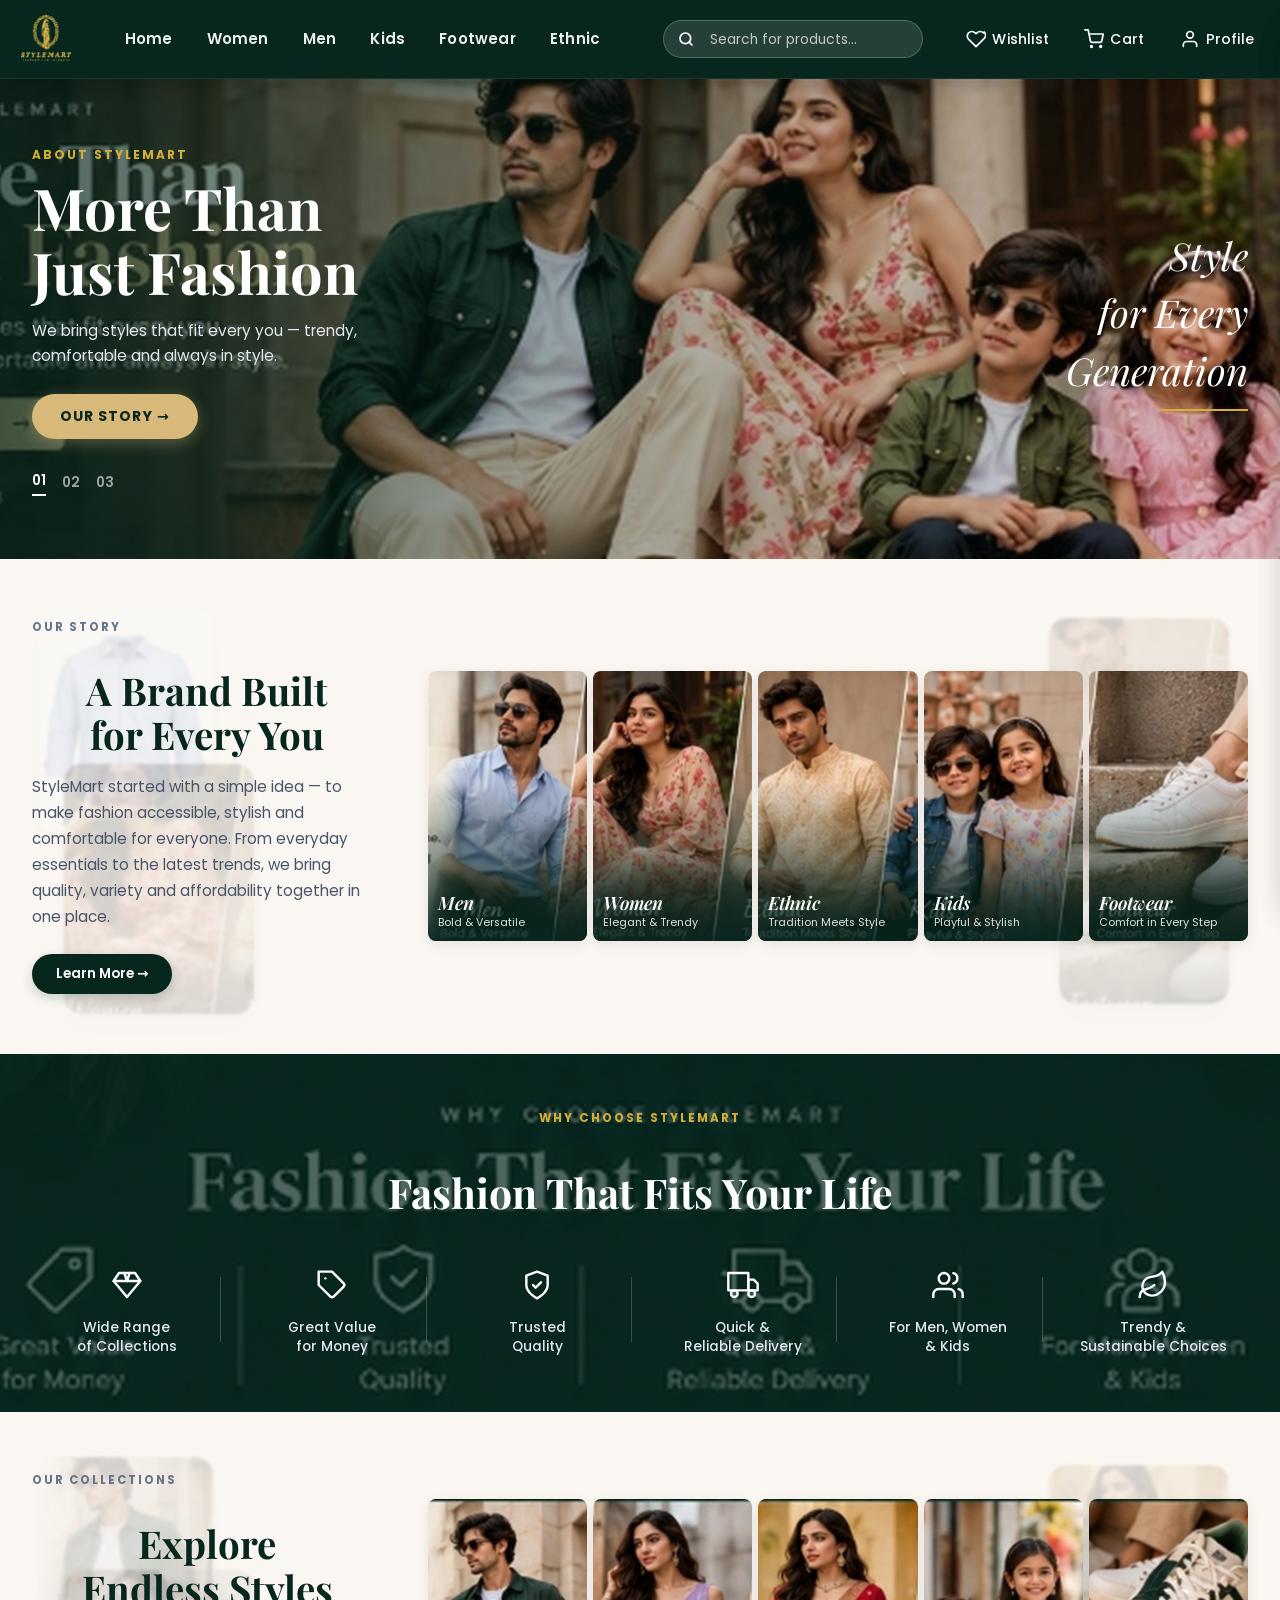
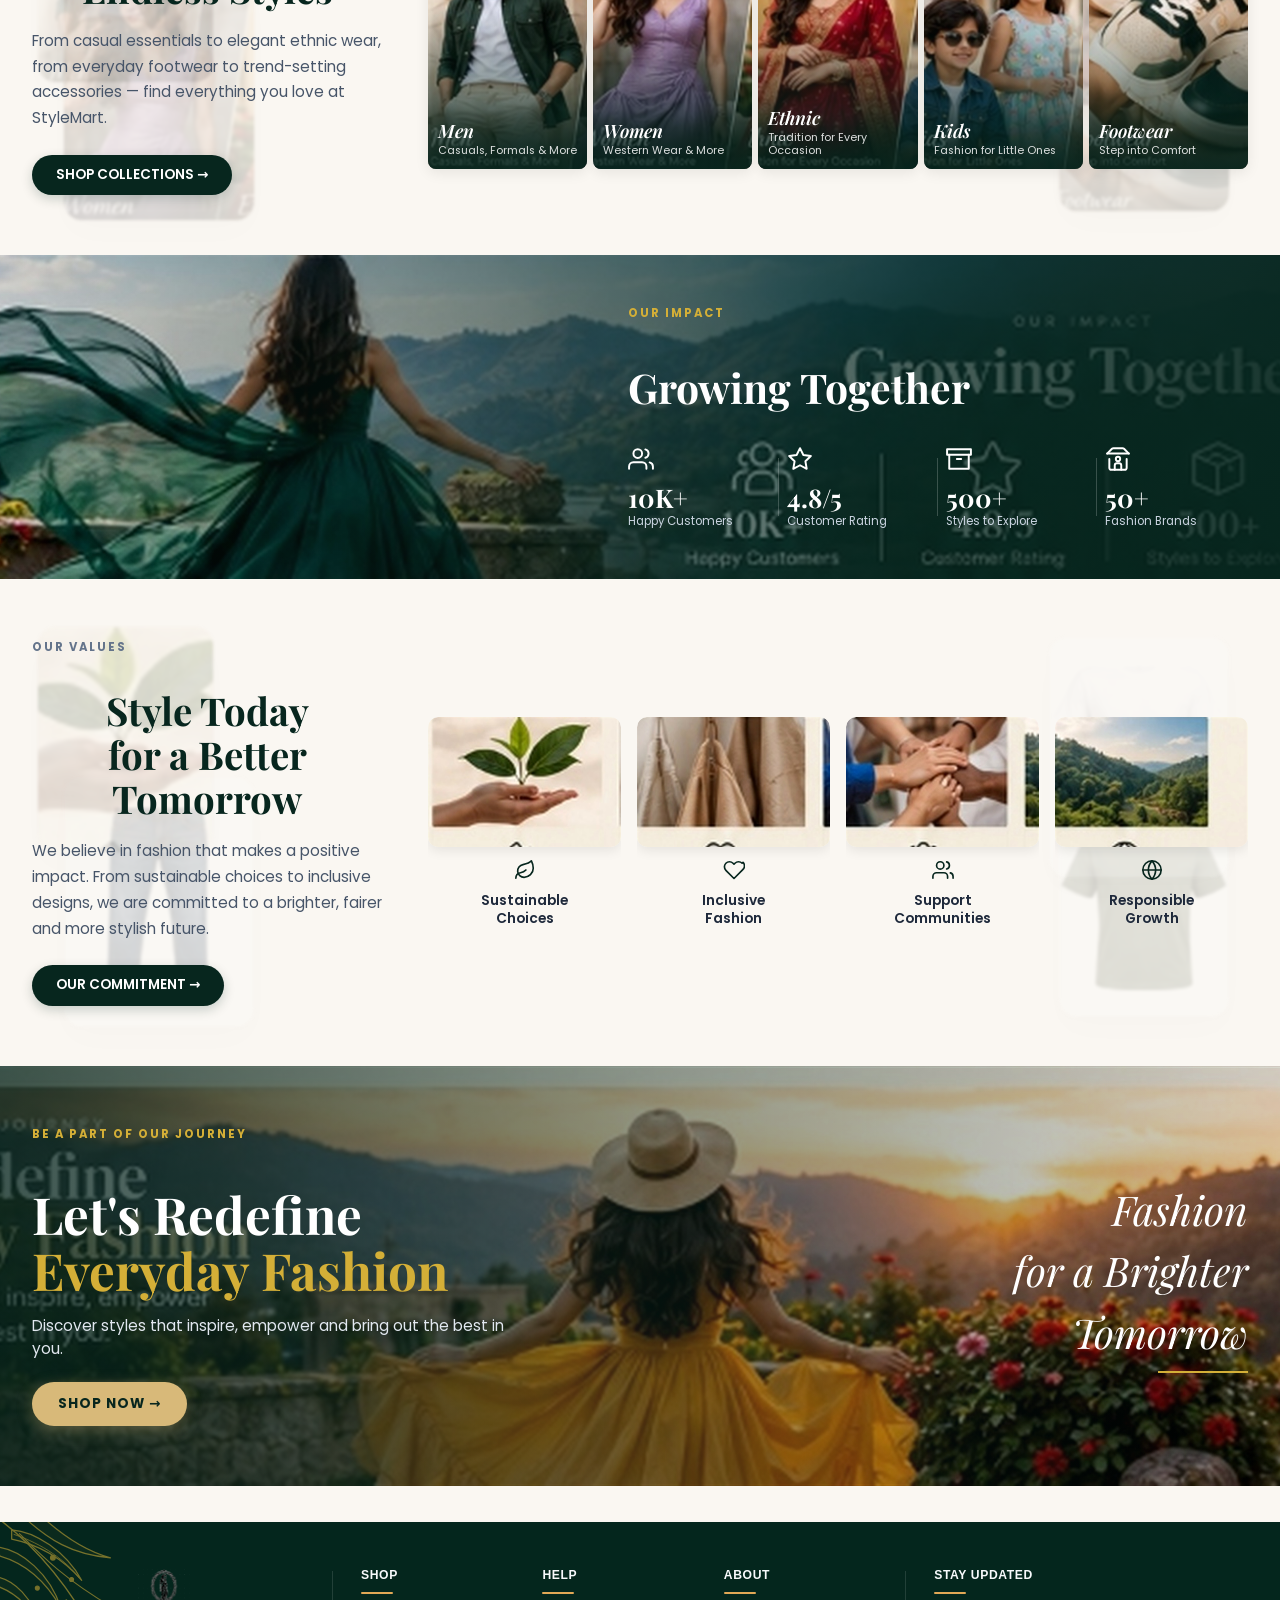
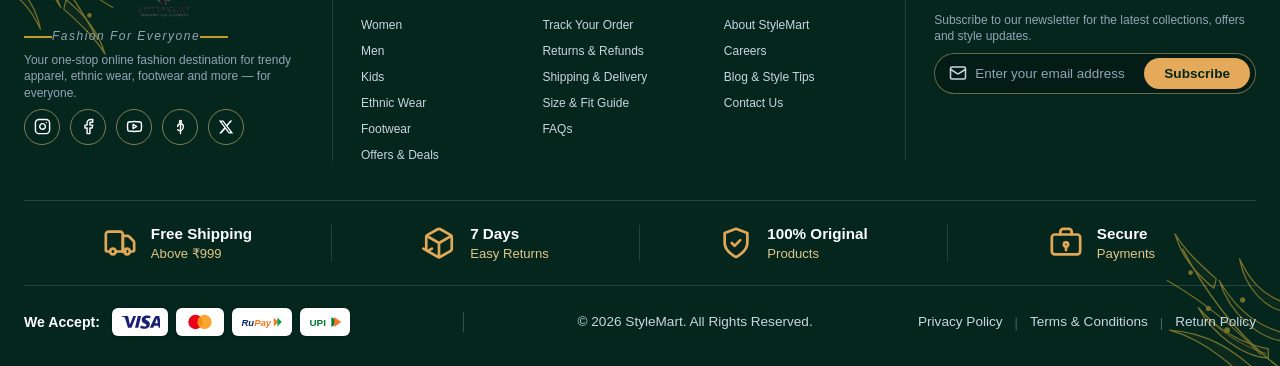
<file: about.html>
<!DOCTYPE html>
<html lang="en">
<head>
  <meta charset="UTF-8">
  <meta name="viewport" content="width=device-width, initial-scale=1.0">
  <title>About StyleMart | More Than Just Fashion</title>
  <meta name="description" content="Discover StyleMart - More Than Just Fashion. Style for Every Generation. Learn about our story, collections, values, and vision for fashion across India.">

  <!-- Google Fonts: Playfair Display & Poppins -->
  <link rel="preconnect" href="https://fonts.googleapis.com">
  <link rel="preconnect" href="https://fonts.gstatic.com" crossorigin>
  <link href="https://fonts.googleapis.com/css2?family=Playfair+Display:ital,wght@0,400;0,600;0,700;0,800;1,400;1,600;1,700&family=Poppins:ital,wght@0,300;0,400;0,500;0,600;0,700;0,800;1,400;1,600&display=swap" rel="stylesheet">

  <!-- Favicon & Mobile Touch Icons -->
  <link rel="icon" type="image/png" sizes="32x32" href="assets/images/favicon-32x32.png?v=20261026-v4">
  <link rel="icon" type="image/png" sizes="16x16" href="assets/images/favicon-16x16.png?v=20261026-v4">
  <link rel="apple-touch-icon" sizes="180x180" href="assets/images/apple-touch-icon.png?v=20261026-v4">
  <link rel="shortcut icon" href="favicon.ico?v=20261026-v4">

  <link rel="stylesheet" href="styles.css?v=20261024-v12">
</head>
<body class="about-page">

  <!-- Main Header Matching Image 2 Design -->
  <header class="main-header" id="mainHeader">
    <div class="header-main-row">
      <div class="header-container">
        
        <!-- Mobile Menu Toggle Button -->
        <button class="mobile-menu-btn" id="mobileMenuBtn" aria-label="Open navigation menu">
          <svg width="24" height="24" viewBox="0 0 24 24" fill="none" stroke="currentColor" stroke-width="2"><path d="M3 12h18M3 6h18M3 18h18"/></svg>
        </button>

        <!-- Brand Logo (Serif Luxury: Logo Mark + Style in White, Mart in Gold) -->
        <a href="index.html" class="brand-logo" aria-label="StyleMart Home" title="StyleMart - Fashion For Everyone">
          <img src="assets/images/stylemart-logo-header.png?v=20261026-v3" alt="StyleMart - Fashion For Everyone" class="brand-logo-image header-logo-full">
        </a>

        <!-- Desktop Navigation: Strictly Home, Women, Men, Kids, Footwear, Ethnic -->
        <nav class="nav-menu" id="navMenu" aria-label="Shop categories">
          <div class="mobile-nav-header">
            <a href="index.html" class="brand-logo" aria-label="StyleMart Home">
              <img src="assets/images/stylemart-logo-header.png?v=20261026-v3" alt="StyleMart" class="brand-logo-image header-logo-full">
            </a>
            <button class="close-mobile-nav" id="closeMobileNavBtn" aria-label="Close menu">&times;</button>
          </div>
          <ul class="nav-list">
            <li class="nav-item">
              <a href="index.html" class="nav-link" data-home="true">Home</a>
            </li>
            <li class="nav-item">
              <a href="category.html?category=women" class="nav-link" data-category="women">Women</a>
            </li>
            <li class="nav-item">
              <a href="category.html?category=men" class="nav-link" data-category="men">Men</a>
            </li>
            <li class="nav-item">
              <a href="category.html?category=kids" class="nav-link" data-category="kids">Kids</a>
            </li>
            <li class="nav-item">
              <a href="category.html?category=footwear" class="nav-link" data-category="footwear">Footwear</a>
            </li>
            <li class="nav-item">
              <a href="category.html?category=ethnic" class="nav-link" data-category="ethnic">Ethnic</a>
            </li>
          </ul>
        </nav>

        <!-- Pill Search Box -->
        <div class="search-wrapper">
          <div class="search-box">
            <svg class="search-icon" width="18" height="18" viewBox="0 0 24 24" fill="none" stroke="currentColor" stroke-width="2.5" stroke-linecap="round" stroke-linejoin="round"><circle cx="11" cy="11" r="8"/><path d="m21 21-4.35-4.35"/></svg>
            <input type="text" id="searchInput" placeholder="Search for products..." autocomplete="off">
            <button type="button" class="header-studio-magic-btn" onclick="openProductTemplateStudio(document.getElementById('searchInput') ? document.getElementById('searchInput').value : '')" title="Generate Images & Templates for Product Name"><i class="fa-solid fa-wand-magic-sparkles"></i></button>
            <button type="button" class="clear-search-btn" id="clearSearchBtn" style="display:none;" title="Clear search">&times;</button>
          </div>
          <!-- Live Search Auto-Suggestions Box -->
          <div class="search-suggestions" id="searchSuggestions">
            <div class="trending-searches">
              <div class="suggestion-title">🔥 Trending Searches</div>
              <div class="search-tags">
                <span class="search-tag" onclick="applySearchTag('Hoodie')">Hoodie</span>
                <span class="search-tag" onclick="applySearchTag('Allen Solly')">Allen Solly</span>
                <span class="search-tag" onclick="applySearchTag('Silk Saree')">Silk Saree</span>
                <span class="search-tag" onclick="applySearchTag('Sneakers')">Sneakers</span>
                <span class="search-tag" onclick="applySearchTag('Track Pants')">Track Pants</span>
                <span class="search-tag" onclick="applySearchTag('Kurta Set')">Kurta Set</span>
              </div>
            </div>
            <div class="live-search-results" id="liveSearchResults"></div>
          </div>
        </div>

        <!-- Right Corner Utilities: Wishlist, Cart, Profile (all content color white, bg forest green) -->
        <div class="header-actions">
          <!-- Mobile Search Trigger -->
          <button class="icon-action-btn mobile-search-btn" id="mobileSearchBtn" onclick="toggleMobileSearch()" aria-label="Search" title="Search">
            <svg width="20" height="20" viewBox="0 0 24 24" fill="none" stroke="currentColor" stroke-width="2.5" stroke-linecap="round" stroke-linejoin="round"><circle cx="11" cy="11" r="8"/><path d="m21 21-4.35-4.35"/></svg>
          </button>

          <!-- 1. Wishlist -->
          <button class="header-action-item" id="wishlistBtn" onclick="toggleWishlistDrawer()" aria-label="Wishlist" title="Wishlist">
            <div class="action-icon-wrap">
              <svg width="20" height="20" viewBox="0 0 24 24" fill="none" stroke="currentColor" stroke-width="2" stroke-linecap="round" stroke-linejoin="round"><path d="M20.84 4.61a5.5 5.5 0 0 0-7.78 0L12 5.67l-1.06-1.06a5.5 5.5 0 0 0-7.78 7.78l1.06 1.06L12 21.23l8.78-8.78 1.06-1.06a5.5 5.5 0 0 0 0-7.78z"/></svg>
              <span class="badge-count" id="wishlistCount" hidden>0</span>
            </div>
            <span class="header-action-text">Wishlist</span>
          </button>

          <!-- 2. Cart -->
          <button class="header-action-item" id="cartBtn" onclick="toggleCartDrawer()" aria-label="Shopping Cart" title="Cart">
            <div class="action-icon-wrap">
              <svg width="20" height="20" viewBox="0 0 24 24" fill="none" stroke="currentColor" stroke-width="2" stroke-linecap="round" stroke-linejoin="round"><circle cx="9" cy="21" r="1"/><circle cx="20" cy="21" r="1"/><path d="M1 1h4l2.68 13.39a2 2 0 0 0 2 1.61h9.72a2 2 0 0 0 2-1.61L23 6H6"/></svg>
              <span class="badge-count header-cart-badge" id="cartCount">0</span>
            </div>
            <span class="header-action-text">Cart</span>
          </button>

          <!-- 3. Profile -->
          <button class="header-action-item" id="userProfileBtn" onclick="handleProfileIconClick()" aria-label="User Account" title="Profile">
            <div class="action-icon-wrap">
              <svg width="20" height="20" viewBox="0 0 24 24" fill="none" stroke="currentColor" stroke-width="2" stroke-linecap="round" stroke-linejoin="round"><path d="M20 21v-2a4 4 0 0 0-4-4H8a4 4 0 0 0-4 4v2"/><circle cx="12" cy="7" r="4"/></svg>
            </div>
            <span class="header-action-text">Profile</span>
          </button>

        </div>
      </div>
    </div>
  
    <!-- Expandable Mobile Search Bar (Opens on Clicking Search Icon) -->
    <div class="mobile-expandable-search-bar" id="mobileExpandableSearchBar">
      <div class="mobile-search-pill-box">
        <svg class="mobile-search-icon" width="18" height="18" viewBox="0 0 24 24" fill="none" stroke="currentColor" stroke-width="2.2" stroke-linecap="round" stroke-linejoin="round"><circle cx="11" cy="11" r="8"/><path d="m21 21-4.35-4.35"/></svg>
        <input type="text" id="mobileSearchInput" placeholder="Search for dresses, tops, jeans, footwear..." autocomplete="off" oninput="handleMobileSearchInput(this.value)" onkeydown="if(event.key==='Enter') executeMobileSearch(this.value)">
        <button type="button" class="mobile-search-close-btn" onclick="toggleMobileSearch(false); event.stopPropagation();" aria-label="Close search">&times;</button>
      </div>
    </div>
  </header>

  <main>
    <!-- SECTION 1: HERO BANNER -->
    <section class="about-hero-section">
      <div class="section-container">
        <div class="about-hero-inner">
          <div class="about-hero-card">
            <span class="about-hero-tag">ABOUT STYLEMART</span>
            <h1 class="about-hero-title">More Than<br>Just Fashion</h1>
            <p class="about-hero-sub">We bring styles that fit every you — trendy, comfortable and always in style.</p>
            <a href="#ourStory" class="about-hero-btn">OUR STORY &rarr;</a>
            <div class="about-hero-slider-nav">
              <span class="active">01</span>
              <span>02</span>
              <span>03</span>
            </div>
          </div>
          <div class="about-hero-right-flourish">
            Style<br>for Every<br>Generation
          </div>
        </div>
      </div>
    </section>

    <!-- SECTION 2: OUR STORY (White Background with Background 3D Products Effect) -->
    <section class="about-story-section" id="ourStory">
      <!-- Subtle Floating Product Background Effects: Coming Back to Front in Background Only -->
      <div class="about-bg-products-layer" aria-hidden="true">
        <div class="bg-prod-item bg-prod-1"><img src="assets/images/men/casual-shirt/front.jpg" alt="" loading="lazy"></div>
        <div class="bg-prod-item bg-prod-2"><img src="assets/images/about/story_women.jpg" alt="" loading="lazy"></div>
        <div class="bg-prod-item bg-prod-3"><img src="assets/images/about/story_ethnic.jpg" alt="" loading="lazy"></div>
        <div class="bg-prod-item bg-prod-4"><img src="assets/images/about/story_footwear.jpg" alt="" loading="lazy"></div>
      </div>
      <div class="section-container">
        <div class="about-split-layout">
          <div class="about-text-col">
            <div class="about-section-tag">OUR STORY</div>
            <h2 class="about-section-heading">A Brand Built<br>for Every You</h2>
            <p class="about-section-desc">StyleMart started with a simple idea — to make fashion accessible, stylish and comfortable for everyone. From everyday essentials to the latest trends, we bring quality, variety and affordability together in one place.</p>
            <a href="#ourValues" class="about-primary-pill-btn">Learn More &rarr;</a>
          </div>
          <div class="about-slices-grid">
            <a href="category.html?category=men" class="about-slice-card" aria-label="Shop Men">
              <img src="assets/images/about/story_men.jpg" alt="Men Fashion" loading="lazy">
              <div class="about-slice-overlay">
                <span class="about-slice-title">Men</span>
                <span class="about-slice-sub">Bold & Versatile</span>
              </div>
            </a>
            <a href="category.html?category=women" class="about-slice-card" aria-label="Shop Women">
              <img src="assets/images/about/story_women.jpg" alt="Women Fashion" loading="lazy">
              <div class="about-slice-overlay">
                <span class="about-slice-title">Women</span>
                <span class="about-slice-sub">Elegant & Trendy</span>
              </div>
            </a>
            <a href="category.html?category=ethnic" class="about-slice-card" aria-label="Shop Ethnic Wear">
              <img src="assets/images/about/story_ethnic.jpg" alt="Ethnic Wear" loading="lazy">
              <div class="about-slice-overlay">
                <span class="about-slice-title">Ethnic</span>
                <span class="about-slice-sub">Tradition Meets Style</span>
              </div>
            </a>
            <a href="category.html?category=kids" class="about-slice-card" aria-label="Shop Kids">
              <img src="assets/images/about/story_kids.jpg" alt="Kids Fashion" loading="lazy">
              <div class="about-slice-overlay">
                <span class="about-slice-title">Kids</span>
                <span class="about-slice-sub">Playful & Stylish</span>
              </div>
            </a>
            <a href="category.html?category=footwear" class="about-slice-card" aria-label="Shop Footwear">
              <img src="assets/images/about/story_footwear.jpg" alt="Footwear" loading="lazy">
              <div class="about-slice-overlay">
                <span class="about-slice-title">Footwear</span>
                <span class="about-slice-sub">Comfort in Every Step</span>
              </div>
            </a>
          </div>
        </div>
      </div>
    </section>

    <!-- SECTION 3: WHY CHOOSE STYLEMART -->
    <section class="about-why-section">
      <div class="section-container">
        <div class="about-why-container">
          <div class="about-why-tag">WHY CHOOSE STYLEMART</div>
          <h2 class="about-why-title">Fashion That Fits Your Life</h2>
          <div class="about-why-features">
            
            <div class="about-why-item">
              <div class="about-why-icon-wrap">
                <svg viewBox="0 0 24 24" fill="none" stroke="currentColor" stroke-width="1.8" stroke-linecap="round" stroke-linejoin="round"><path d="M6 3h12l4 6-10 12L2 9z"/><path d="M2 9h20"/><path d="m10 3 2 6 2-6"/></svg>
              </div>
              <div class="about-why-text">Wide Range<br>of Collections</div>
            </div>

            <div class="about-why-item">
              <div class="about-why-icon-wrap">
                <svg viewBox="0 0 24 24" fill="none" stroke="currentColor" stroke-width="1.8" stroke-linecap="round" stroke-linejoin="round"><path d="M20.59 13.41l-7.17 7.17a2 2 0 0 1-2.83 0L2 12V2h10l8.59 8.59a2 2 0 0 1 0 2.82z"/><line x1="7" y1="7" x2="7.01" y2="7"/></svg>
              </div>
              <div class="about-why-text">Great Value<br>for Money</div>
            </div>

            <div class="about-why-item">
              <div class="about-why-icon-wrap">
                <svg viewBox="0 0 24 24" fill="none" stroke="currentColor" stroke-width="1.8" stroke-linecap="round" stroke-linejoin="round"><path d="M12 22s8-4 8-10V5l-8-3-8 3v7c0 6 8 10 8 10z"/><path d="m9 12 2 2 4-4"/></svg>
              </div>
              <div class="about-why-text">Trusted<br>Quality</div>
            </div>

            <div class="about-why-item">
              <div class="about-why-icon-wrap">
                <svg viewBox="0 0 24 24" fill="none" stroke="currentColor" stroke-width="1.8" stroke-linecap="round" stroke-linejoin="round"><rect x="1" y="3" width="15" height="13"/><polygon points="16 8 20 8 23 11 23 16 16 16 16 8"/><circle cx="5.5" cy="18.5" r="2.5"/><circle cx="18.5" cy="18.5" r="2.5"/></svg>
              </div>
              <div class="about-why-text">Quick &<br>Reliable Delivery</div>
            </div>

            <div class="about-why-item">
              <div class="about-why-icon-wrap">
                <svg viewBox="0 0 24 24" fill="none" stroke="currentColor" stroke-width="1.8" stroke-linecap="round" stroke-linejoin="round"><path d="M17 21v-2a4 4 0 0 0-4-4H5a4 4 0 0 0-4 4v2"/><circle cx="9" cy="7" r="4"/><path d="M23 21v-2a4 4 0 0 0-3-3.87"/><path d="M16 3.13a4 4 0 0 1 0 7.75"/></svg>
              </div>
              <div class="about-why-text">For Men, Women<br>& Kids</div>
            </div>

            <div class="about-why-item">
              <div class="about-why-icon-wrap">
                <svg viewBox="0 0 24 24" fill="none" stroke="currentColor" stroke-width="1.8" stroke-linecap="round" stroke-linejoin="round"><path d="M11 20A7 7 0 0 1 9.8 6.1C15.5 5 17 4.48 19 2c1 2 2 4.18 2 8 0 5.5-4.78 10-10 10Z"/><path d="M2 21c0-3 1.85-5.36 5.08-6C9.5 14.52 12 13 13 12"/></svg>
              </div>
              <div class="about-why-text">Trendy &<br>Sustainable Choices</div>
            </div>

          </div>
        </div>
      </div>
    </section>

    <!-- SECTION 4: OUR COLLECTIONS (Light Background with Background 3D Products Effect) -->
    <section class="about-collections-section">
      <!-- Subtle Floating Product Background Effects: Coming Back to Front in Background Only -->
      <div class="about-bg-products-layer" aria-hidden="true">
        <div class="bg-prod-item bg-prod-3"><img src="assets/images/about/col_ethnic.jpg" alt="" loading="lazy"></div>
        <div class="bg-prod-item bg-prod-1"><img src="assets/images/about/col_men.jpg" alt="" loading="lazy"></div>
        <div class="bg-prod-item bg-prod-4"><img src="assets/images/about/col_footwear.jpg" alt="" loading="lazy"></div>
        <div class="bg-prod-item bg-prod-2"><img src="assets/images/about/col_women.jpg" alt="" loading="lazy"></div>
      </div>
      <div class="section-container">
        <div class="about-split-layout">
          <div class="about-text-col">
            <div class="about-section-tag">OUR COLLECTIONS</div>
            <h2 class="about-section-heading">Explore<br>Endless Styles</h2>
            <p class="about-section-desc">From casual essentials to elegant ethnic wear, from everyday footwear to trend-setting accessories — find everything you love at StyleMart.</p>
            <a href="category.html" class="about-primary-pill-btn">SHOP COLLECTIONS &rarr;</a>
          </div>
          <div class="about-slices-grid">
            <a href="category.html?category=men" class="about-slice-card" aria-label="Shop Men Casuals and Formals">
              <img src="assets/images/about/col_men.jpg" alt="Men's Collection" loading="lazy">
              <div class="about-slice-overlay">
                <span class="about-slice-title">Men</span>
                <span class="about-slice-sub">Casuals, Formals & More</span>
              </div>
            </a>
            <a href="category.html?category=women" class="about-slice-card" aria-label="Shop Women Western Wear">
              <img src="assets/images/about/col_women.jpg" alt="Women's Collection" loading="lazy">
              <div class="about-slice-overlay">
                <span class="about-slice-title">Women</span>
                <span class="about-slice-sub">Western Wear & More</span>
              </div>
            </a>
            <a href="category.html?category=ethnic" class="about-slice-card" aria-label="Shop Ethnic Wear for Every Occasion">
              <img src="assets/images/about/col_ethnic.jpg" alt="Ethnic Collection" loading="lazy">
              <div class="about-slice-overlay">
                <span class="about-slice-title">Ethnic</span>
                <span class="about-slice-sub">Tradition for Every Occasion</span>
              </div>
            </a>
            <a href="category.html?category=kids" class="about-slice-card" aria-label="Shop Kids Fashion">
              <img src="assets/images/about/col_kids.jpg" alt="Kids Collection" loading="lazy">
              <div class="about-slice-overlay">
                <span class="about-slice-title">Kids</span>
                <span class="about-slice-sub">Fashion for Little Ones</span>
              </div>
            </a>
            <a href="category.html?category=footwear" class="about-slice-card" aria-label="Shop Footwear">
              <img src="assets/images/about/col_footwear.jpg" alt="Footwear Collection" loading="lazy">
              <div class="about-slice-overlay">
                <span class="about-slice-title">Footwear</span>
                <span class="about-slice-sub">Step into Comfort</span>
              </div>
            </a>
          </div>
        </div>
      </div>
    </section>

    <!-- SECTION 5: OUR IMPACT / GROWING TOGETHER -->
    <section class="about-impact-section">
      <div class="section-container">
        <div class="about-impact-inner">
          <div class="about-impact-right">
            <div class="about-impact-tag">OUR IMPACT</div>
            <h2 class="about-impact-title">Growing Together</h2>
            <div class="about-impact-stats">
              
              <div class="about-stat-item">
                <div class="about-stat-icon-wrap">
                  <svg viewBox="0 0 24 24" fill="none" stroke="currentColor" stroke-width="1.8" stroke-linecap="round" stroke-linejoin="round"><path d="M17 21v-2a4 4 0 0 0-4-4H5a4 4 0 0 0-4 4v2"/><circle cx="9" cy="7" r="4"/><path d="M23 21v-2a4 4 0 0 0-3-3.87"/><path d="M16 3.13a4 4 0 0 1 0 7.75"/></svg>
                </div>
                <div class="about-stat-number">10K+</div>
                <div class="about-stat-label">Happy Customers</div>
              </div>

              <div class="about-stat-item">
                <div class="about-stat-icon-wrap">
                  <svg viewBox="0 0 24 24" fill="none" stroke="currentColor" stroke-width="1.8" stroke-linecap="round" stroke-linejoin="round"><polygon points="12 2 15.09 8.26 22 9.27 17 14.14 18.18 21.02 12 17.77 5.82 21.02 7 14.14 2 9.27 8.91 8.26 12 2"/></svg>
                </div>
                <div class="about-stat-number">4.8/5</div>
                <div class="about-stat-label">Customer Rating</div>
              </div>

              <div class="about-stat-item">
                <div class="about-stat-icon-wrap">
                  <svg viewBox="0 0 24 24" fill="none" stroke="currentColor" stroke-width="1.8" stroke-linecap="round" stroke-linejoin="round"><polyline points="21 8 21 21 3 21 3 8"/><rect x="1" y="3" width="22" height="5"/><line x1="10" y1="12" x2="14" y2="12"/></svg>
                </div>
                <div class="about-stat-number">500+</div>
                <div class="about-stat-label">Styles to Explore</div>
              </div>

              <div class="about-stat-item">
                <div class="about-stat-icon-wrap">
                  <svg viewBox="0 0 24 24" fill="none" stroke="currentColor" stroke-width="1.8" stroke-linecap="round" stroke-linejoin="round"><path d="m2 7 4.41-4.41A2 2 0 0 1 7.83 2h8.34a2 2 0 0 1 1.42.59L22 7"/><path d="M4 12v8a2 2 0 0 0 2 2h12a2 2 0 0 0 2-2v-8"/><path d="M15 22v-4a2 2 0 0 0-2-2h-2a2 2 0 0 0-2 2v4"/><path d="M2 7h20"/><circle cx="12" cy="12" r="2"/></svg>
                </div>
                <div class="about-stat-number">50+</div>
                <div class="about-stat-label">Fashion Brands</div>
              </div>

            </div>
          </div>
        </div>
      </div>
    </section>

    <!-- SECTION 6: OUR VALUES (Light Background with Background 3D Products Effect) -->
    <section class="about-values-section" id="ourValues">
      <!-- Subtle Floating Product Background Effects: Coming Back to Front in Background Only -->
      <div class="about-bg-products-layer" aria-hidden="true">
        <div class="bg-prod-item bg-prod-2"><img src="assets/images/men/jeans/front.jpg" alt="" loading="lazy"></div>
        <div class="bg-prod-item bg-prod-4"><img src="assets/images/men/casual-tshirt/front.jpg" alt="" loading="lazy"></div>
        <div class="bg-prod-item bg-prod-1"><img src="assets/images/about/val_sustainable.jpg" alt="" loading="lazy"></div>
        <div class="bg-prod-item bg-prod-3"><img src="assets/images/men/tshirt/front.jpg" alt="" loading="lazy"></div>
      </div>
      <div class="section-container">
        <div class="about-split-layout">
          <div class="about-text-col">
            <div class="about-section-tag">OUR VALUES</div>
            <h2 class="about-section-heading">Style Today<br>for a Better Tomorrow</h2>
            <p class="about-section-desc">We believe in fashion that makes a positive impact. From sustainable choices to inclusive designs, we are committed to a brighter, fairer and more stylish future.</p>
            <a href="#journeyCta" class="about-primary-pill-btn">OUR COMMITMENT &rarr;</a>
          </div>
          <div class="about-values-grid">
            
            <div class="about-value-card">
              <div class="about-value-img-wrap">
                <img src="assets/images/about/val_sustainable.jpg" alt="Sustainable Choices" loading="lazy">
              </div>
              <div class="about-value-icon">
                <svg viewBox="0 0 24 24" fill="none" stroke="currentColor" stroke-width="1.8" stroke-linecap="round" stroke-linejoin="round"><path d="M11 20A7 7 0 0 1 9.8 6.1C15.5 5 17 4.48 19 2c1 2 2 4.18 2 8 0 5.5-4.78 10-10 10Z"/><path d="M2 21c0-3 1.85-5.36 5.08-6C9.5 14.52 12 13 13 12"/></svg>
              </div>
              <div class="about-value-title">Sustainable<br>Choices</div>
            </div>

            <div class="about-value-card">
              <div class="about-value-img-wrap">
                <img src="assets/images/about/val_inclusive.jpg" alt="Inclusive Fashion" loading="lazy">
              </div>
              <div class="about-value-icon">
                <svg viewBox="0 0 24 24" fill="none" stroke="currentColor" stroke-width="1.8" stroke-linecap="round" stroke-linejoin="round"><path d="M20.84 4.61a5.5 5.5 0 0 0-7.78 0L12 5.67l-1.06-1.06a5.5 5.5 0 0 0-7.78 7.78l1.06 1.06L12 21.23l8.78-8.78 1.06-1.06a5.5 5.5 0 0 0 0-7.78z"/></svg>
              </div>
              <div class="about-value-title">Inclusive<br>Fashion</div>
            </div>

            <div class="about-value-card">
              <div class="about-value-img-wrap">
                <img src="assets/images/about/val_community.jpg" alt="Support Communities" loading="lazy">
              </div>
              <div class="about-value-icon">
                <svg viewBox="0 0 24 24" fill="none" stroke="currentColor" stroke-width="1.8" stroke-linecap="round" stroke-linejoin="round"><path d="M17 21v-2a4 4 0 0 0-4-4H5a4 4 0 0 0-4 4v2"/><circle cx="9" cy="7" r="4"/><path d="M23 21v-2a4 4 0 0 0-3-3.87"/><path d="M16 3.13a4 4 0 0 1 0 7.75"/></svg>
              </div>
              <div class="about-value-title">Support<br>Communities</div>
            </div>

            <div class="about-value-card">
              <div class="about-value-img-wrap">
                <img src="assets/images/about/val_growth.jpg" alt="Responsible Growth" loading="lazy">
              </div>
              <div class="about-value-icon">
                <svg viewBox="0 0 24 24" fill="none" stroke="currentColor" stroke-width="1.8" stroke-linecap="round" stroke-linejoin="round"><circle cx="12" cy="12" r="10"/><line x1="2" y1="12" x2="22" y2="12"/><path d="M12 2a15.3 15.3 0 0 1 4 10 15.3 15.3 0 0 1-4 10 15.3 15.3 0 0 1-4-10 15.3 15.3 0 0 1 4-10z"/></svg>
              </div>
              <div class="about-value-title">Responsible<br>Growth</div>
            </div>

          </div>
        </div>
      </div>
    </section>

    <!-- SECTION 7: FINAL CTA -->
    <section class="about-cta-section" id="journeyCta">
      <div class="section-container">
        <div class="about-cta-inner">
          <div class="about-cta-card">
            <div class="about-cta-tag">BE A PART OF OUR JOURNEY</div>
            <h2 class="about-cta-title">Let's Redefine<br><span class="text-gold">Everyday Fashion</span></h2>
            <p class="about-cta-sub">Discover styles that inspire, empower and bring out the best in you.</p>
            <a href="category.html" class="about-cta-btn">SHOP NOW &rarr;</a>
          </div>
          <div class="about-cta-script">
            Fashion<br>for a Brighter<br>Tomorrow
          </div>
        </div>
      </div>
    </section>
  </main>

  <!-- Login/Auth Modal -->
  <div class="modal-overlay" id="authModal">
    <div class="modal-container auth-modal">
      <button class="modal-close-btn" onclick="closeAuthModal()">&times;</button>
      <div class="auth-header">
        <h3 id="authModalTitle">Welcome to StyleMart</h3>
        <p id="authModalSub">Login & enter your delivery address to proceed with orders!</p>
      </div>
      <form class="auth-form" onsubmit="handleAuthSubmit(event)">
        <div class="form-group" id="profileNameField"><label for="userName">Full Name</label><input type="text" id="userName" class="studio-text-input" autocomplete="name" minlength="2" maxlength="80" required></div>
        <div class="form-group" id="profilePhoneField"><label for="mobileOrEmail">Mobile Number</label><div class="input-prefix-wrap"><span class="prefix">+91</span><input type="tel" id="mobileOrEmail" inputmode="numeric" autocomplete="tel-national" placeholder="10-digit number" pattern="[6-9][0-9]{9}" minlength="10" maxlength="10" required></div></div>
        <div class="form-group"><label for="userAddress">Street Address / House No</label><input type="text" id="userAddress" class="studio-text-input" autocomplete="street-address" minlength="5" maxlength="160" required></div>
        <div class="form-row-2col" style="display:grid; grid-template-columns:1fr 1fr; gap:10px;">
          <div class="form-group"><label for="userCity">City / Town</label><input type="text" id="userCity" class="studio-text-input" autocomplete="address-level2" minlength="2" maxlength="50" required></div>
          <div class="form-group"><label for="userPincodeInput">Pincode</label><input type="text" id="userPincodeInput" class="studio-text-input" inputmode="numeric" autocomplete="postal-code" pattern="[0-9]{6}" minlength="6" maxlength="6" required></div>
        </div>
        <button type="submit" id="profileFormSubmit" class="btn btn-primary btn-block btn-glow btn-lg" style="margin-top:12px;">Save Address & Login &rarr;</button>
      </form>
    </div>
  </div>

  <!-- User Profile Modal -->
  <div class="modal-overlay" id="profileModal">
    <div class="modal-container profile-modal">
      <button class="modal-close-btn" onclick="closeProfileModal()" aria-label="Close profile">&times;</button>
      <div id="profileModalContent"></div>
    </div>
  </div>

  <!-- Cart Drawer -->
  <div class="drawer-overlay" id="cartDrawerOverlay" onclick="toggleCartDrawer()"></div>
  <aside class="side-drawer" id="cartDrawer">
    <div class="drawer-header"><h3>🛒 Shopping Cart (<span id="cartDrawerCount">0</span>)</h3><button class="close-drawer-btn" onclick="toggleCartDrawer()">&times;</button></div>
    <div class="drawer-body" id="cartDrawerBody"></div>
    <div class="drawer-footer" id="cartDrawerFooter">
      <div class="coupon-section">
        <div class="coupon-title-row"><span>🏷️ Apply Coupon / Promo Code</span></div>
        <div class="coupon-input-group"><input type="text" id="couponCodeInput" placeholder="Enter code"><button class="btn btn-secondary" onclick="applyCouponCode()">Apply</button></div>
        <div class="available-coupons"><span class="sub-label">Recommended for you:</span><div class="coupons-flex"><button class="coupon-chip" onclick="quickApplyCoupon('STYLE200')"><strong>STYLE200</strong> (₹200 OFF)</button><button class="coupon-chip" onclick="quickApplyCoupon('MEESHO50')"><strong>MEESHO50</strong> (15% OFF)</button></div></div>
        <div class="applied-coupon-msg" id="appliedCouponMsg" style="display:none;"></div>
      </div>
      <div class="cart-savings-banner" id="cartSavingsBanner" style="display:none;"><span class="savings-icon">🎉</span><span id="cartSavingsText">You will save ₹0 on this order!</span></div>
      <div class="price-summary">
        <div class="summary-title-header">PRICE DETAILS (<span id="summaryItemCount">0</span> Items)</div>
        <div class="summary-row"><span>Total MRP</span><span id="summaryTotalMRP">₹0</span></div>
        <div class="summary-row text-success"><span>Discount on MRP</span><span id="summaryMRPDiscount">-₹0</span></div>
        <div class="summary-row text-success" id="couponDiscountRow" style="display:none;"><span>Coupon Discount</span><span id="summaryCouponDiscount">-₹0</span></div>
        <div class="summary-row"><span>Delivery Fee</span><span id="summaryDeliveryFee">FREE</span></div>
        <div class="summary-address-note" id="summaryDeliveryAddressNote">Delivery fee calculated at checkout.</div>
        <div class="summary-divider"></div><div class="summary-row total-row"><span>Total Amount Payable</span><span id="summaryFinalTotal">₹0</span></div>
      </div>
      <button class="btn btn-primary btn-block btn-glow btn-lg" onclick="openCheckoutModal()">Proceed to Checkout &rarr;</button>
    </div>
  </aside>

  <!-- Wishlist Drawer -->
  <div class="drawer-overlay" id="wishlistDrawerOverlay" onclick="toggleWishlistDrawer()"></div>
  <aside class="side-drawer" id="wishlistDrawer">
    <div class="drawer-header"><h3>❤️ Saved Items (<span id="wishlistDrawerCount">0</span>)</h3><button class="close-drawer-btn" onclick="toggleWishlistDrawer()">&times;</button></div>
    <div class="drawer-body" id="wishlistDrawerBody"></div>
    <div class="drawer-footer" id="wishlistDrawerFooter" style="padding:16px; border-top:1px solid var(--border-color); background:#ffffff;">
      <button class="btn btn-primary btn-block btn-glow btn-lg" onclick="addAllWishlistToCart()">Proceed to Cart &rarr;</button>
    </div>
  </aside>

  <!-- Checkout Stepper Modal -->
  <div class="modal-overlay" id="checkoutModal">
    <div class="modal-container checkout-modal">
      <button class="modal-close-btn" onclick="closeCheckoutModal()">&times;</button>
      <div class="checkout-stepper">
        <div class="step-item active" id="stepIndicator1"><span class="step-num">1</span><span class="step-title">Address</span></div>
        <div class="step-line"></div>
        <div class="step-item" id="stepIndicator2"><span class="step-num">2</span><span class="step-title">Payment</span></div>
        <div class="step-line"></div>
        <div class="step-item" id="stepIndicator3"><span class="step-num">3</span><span class="step-title">Confirmation</span></div>
      </div>
      <div class="checkout-body" id="checkoutBodyContent"></div>
    </div>
  </div>

  <div class="toast-container" id="toastContainer"></div>

  <!-- Footer -->
    <!-- Main Footer Matching Image media_1792745887278.png -->
  <footer class="main-footer" id="mainFooter">
    <!-- Botanical Gold Leaf Ornaments in Top-Left and Bottom-Right Corners -->
    <div class="footer-leaf-ornament footer-leaf-tl" aria-hidden="true">
      <svg viewBox="0 0 180 180" fill="none" stroke="#d4af37" stroke-width="1.6" stroke-linecap="round" stroke-linejoin="round">
        <path d="M-10,-10 C40,25 85,75 125,150" stroke-width="1.8"/>
        <path d="M25,15 C55,45 85,75 145,110" stroke-width="1.4"/>
        <path d="M15,10 C45,12 85,38 105,75 C85,52 55,30 15,22 Z" fill="rgba(212,175,55,0.06)"/>
        <path d="M18,16 C55,28 85,50 102,72" stroke-width="1.1"/>
        <path d="M-5,32 C28,35 65,68 78,110 C62,82 38,55 0,44 Z" fill="rgba(212,175,55,0.06)"/>
        <path d="M-8,70 C16,72 45,98 52,138 C40,112 24,92 -5,82 Z" fill="rgba(212,175,55,0.06)"/>
        <path d="M32,-5 C62,22 92,42 142,46 C112,38 86,22 56,-5 Z" fill="rgba(212,175,55,0.06)"/>
        <path d="M85,100 C110,120 128,145 135,170 C122,148 102,130 82,112 Z" fill="rgba(212,175,55,0.06)"/>
        <circle cx="68" cy="46" r="3" fill="#d4af37"/>
        <circle cx="92" cy="74" r="2.5" fill="#d4af37"/>
        <circle cx="48" cy="85" r="2.5" fill="#d4af37"/>
        <circle cx="115" cy="120" r="2.2" fill="#d4af37"/>
      </svg>
    </div>
    <div class="footer-leaf-ornament footer-leaf-br" aria-hidden="true">
      <svg viewBox="0 0 180 180" fill="none" stroke="#d4af37" stroke-width="1.6" stroke-linecap="round" stroke-linejoin="round">
        <path d="M190,190 C140,155 95,105 55,30" stroke-width="1.8"/>
        <path d="M155,165 C125,135 95,105 35,70" stroke-width="1.4"/>
        <path d="M165,170 C135,168 95,142 75,105 C95,128 125,150 165,158 Z" fill="rgba(212,175,55,0.06)"/>
        <path d="M162,164 C125,152 95,130 78,108" stroke-width="1.1"/>
        <path d="M185,148 C152,145 115,112 102,70 C118,98 142,125 180,136 Z" fill="rgba(212,175,55,0.06)"/>
        <path d="M188,110 C164,108 135,82 128,42 C140,68 156,88 185,98 Z" fill="rgba(212,175,55,0.06)"/>
        <path d="M148,185 C118,158 88,138 38,134 C68,142 94,158 124,185 Z" fill="rgba(212,175,55,0.06)"/>
        <path d="M95,80 C70,60 52,35 45,10 C58,32 78,50 98,68 Z" fill="rgba(212,175,55,0.06)"/>
        <circle cx="112" cy="134" r="3" fill="#d4af37"/>
        <circle cx="88" cy="106" r="2.5" fill="#d4af37"/>
        <circle cx="132" cy="95" r="2.5" fill="#d4af37"/>
        <circle cx="65" cy="60" r="2.2" fill="#d4af37"/>
      </svg>
    </div>
    <div class="section-container footer-section-container">
      <!-- Top Grid: Brand | Divider | SHOP | HELP | ABOUT | Divider | STAY UPDATED -->
      <div class="footer-top-grid">
        
        <!-- 1. Brand Column -->
        <div class="footer-col footer-brand-col">
          <a href="index.html" class="footer-brand-logo" aria-label="StyleMart Home" title="StyleMart - Fashion For Everyone">
            <img src="assets/images/stylemart-logo.png?v=20261023-logo-v1" alt="StyleMart - Fashion For Everyone" class="brand-logo-image header-logo-full">
          </a>
          <p class="footer-brand-tagline"><span class="tagline-flank-line" aria-hidden="true"></span>Fashion For Everyone<span class="tagline-flank-line" aria-hidden="true"></span></p>
          <p class="footer-brand-desc">Your one-stop online fashion destination for trendy apparel, ethnic wear, footwear and more — for everyone.</p>
          <div class="footer-social-row">
            <a href="https://instagram.com" target="_blank" rel="noopener noreferrer" class="social-circle-btn" aria-label="Instagram" title="Instagram">
              <svg width="17" height="17" viewBox="0 0 24 24" fill="none" stroke="currentColor" stroke-width="2" stroke-linecap="round" stroke-linejoin="round"><rect width="20" height="20" x="2" y="2" rx="5" ry="5"/><path d="M16 11.37A4 4 0 1 1 12.63 8 4 4 0 0 1 16 11.37z"/><line x1="17.5" x2="17.51" y1="6.5" y2="6.5"/></svg>
            </a>
            <a href="https://facebook.com" target="_blank" rel="noopener noreferrer" class="social-circle-btn" aria-label="Facebook" title="Facebook">
              <svg width="17" height="17" viewBox="0 0 24 24" fill="none" stroke="currentColor" stroke-width="2" stroke-linecap="round" stroke-linejoin="round"><path d="M18 2h-3a5 5 0 0 0-5 5v3H7v4h3v8h4v-8h3l1-4h-4V7a1 1 0 0 1 1-1h3z"/></svg>
            </a>
            <a href="https://youtube.com" target="_blank" rel="noopener noreferrer" class="social-circle-btn" aria-label="YouTube" title="YouTube">
              <svg width="17" height="17" viewBox="0 0 24 24" fill="none" stroke="currentColor" stroke-width="2" stroke-linecap="round" stroke-linejoin="round"><path d="M2.5 17a24.12 24.12 0 0 1 0-10 2 2 0 0 1 1.4-1.4 49.56 49.56 0 0 1 16.2 0A2 2 0 0 1 21.5 7a24.12 24.12 0 0 1 0 10 2 2 0 0 1-1.4 1.4 49.55 49.55 0 0 1-16.2 0A2 2 0 0 1 2.5 17"/><polygon points="10 15 15 12 10 9 10 15"/></svg>
            </a>
            <a href="https://pinterest.com" target="_blank" rel="noopener noreferrer" class="social-circle-btn" aria-label="Pinterest" title="Pinterest">
              <svg width="17" height="17" viewBox="0 0 24 24" fill="none" stroke="currentColor" stroke-width="2" stroke-linecap="round" stroke-linejoin="round"><line x1="12" y1="9" x2="12" y2="22"/><path d="M8 12a4 4 0 1 1 8 0c0 3-2 6-5 6a3.5 3.5 0 0 1-3-1.5"/><circle cx="12" cy="5" r="1.5"/></svg>
            </a>
            <a href="https://twitter.com" target="_blank" rel="noopener noreferrer" class="social-circle-btn" aria-label="X (Twitter)" title="X">
              <svg width="16" height="16" viewBox="0 0 24 24" fill="currentColor"><path d="M18.244 2.25h3.308l-7.227 8.26 8.502 11.24H16.17l-5.214-6.817L4.99 21.75H1.68l7.73-8.835L1.254 2.25H8.08l4.713 6.231zm-1.161 17.52h1.833L7.084 4.126H5.117z"/></svg>
            </a>
          </div>
        </div>

        <div class="footer-v-divider" aria-hidden="true"></div>

        <!-- 2. SHOP -->
        <div class="footer-col footer-nav-col footer-col-shop">
          <h4 class="footer-heading">SHOP</h4>
          <div class="footer-gold-line"></div>
          <ul class="footer-links-list">
            <li><a href="category.html?category=women">Women</a></li>
            <li><a href="category.html?category=men">Men</a></li>
            <li><a href="category.html?category=kids">Kids</a></li>
            <li><a href="category.html?category=ethnic">Ethnic Wear</a></li>
            <li><a href="category.html?category=footwear">Footwear</a></li>
            <li><a href="index.html#flashSaleSection">Offers &amp; Deals</a></li>
          </ul>
        </div>

        <!-- 3. HELP -->
        <div class="footer-col footer-nav-col footer-col-help">
          <h4 class="footer-heading">HELP</h4>
          <div class="footer-gold-line"></div>
          <ul class="footer-links-list">
            <li><a href="profile.html?tab=orders">Track Your Order</a></li>
            <li><a href="about.html#returns">Returns &amp; Refunds</a></li>
            <li><a href="about.html#shipping">Shipping &amp; Delivery</a></li>
            <li><a href="about.html#size-guide">Size &amp; Fit Guide</a></li>
            <li><a href="about.html#faqs">FAQs</a></li>
          </ul>
        </div>

        <!-- 4. ABOUT -->
        <div class="footer-col footer-nav-col footer-col-about">
          <h4 class="footer-heading">ABOUT</h4>
          <div class="footer-gold-line"></div>
          <ul class="footer-links-list">
            <li><a href="about.html">About StyleMart</a></li>
            <li><a href="about.html#careers">Careers</a></li>
            <li><a href="about.html#blog">Blog &amp; Style Tips</a></li>
            <li><a href="about.html#contact">Contact Us</a></li>
          </ul>
        </div>

        <div class="footer-v-divider" aria-hidden="true"></div>

        <!-- 5. STAY UPDATED -->
        <div class="footer-col footer-subscribe-col">
          <h4 class="footer-heading">STAY UPDATED</h4>
          <div class="footer-gold-line"></div>
          <p class="footer-subscribe-desc">Subscribe to our newsletter for the latest collections, offers and style updates.</p>
          <form class="footer-newsletter-form" onsubmit="event.preventDefault(); const val=this.querySelector('input').value; if(val){ if(typeof showToast==='function') showToast('Thank you for subscribing to StyleMart updates!','success'); this.reset(); }">
            <div class="newsletter-input-box">
              <svg class="newsletter-mail-icon" width="18" height="18" viewBox="0 0 24 24" fill="none" stroke="currentColor" stroke-width="2" stroke-linecap="round" stroke-linejoin="round"><rect width="20" height="16" x="2" y="4" rx="2"/><path d="m22 7-8.97 5.7a1.94 1.94 0 0 1-2.06 0L2 7"/></svg>
              <input type="email" placeholder="Enter your email address" required aria-label="Enter your email address">
              <button type="submit" class="newsletter-submit-btn">Subscribe</button>
            </div>
          </form>
        </div>

      </div>

      <!-- Middle: Trust Badges Row -->
      <div class="footer-trust-row">
        <div class="trust-badge-item">
          <div class="trust-badge-icon">
            <svg width="34" height="34" viewBox="0 0 24 24" fill="none" stroke="#e2a856" stroke-width="1.9" stroke-linecap="round" stroke-linejoin="round">
              <path d="M14 18V6a2 2 0 0 0-2-2H4a2 2 0 0 0-2 2v11a1 1 0 0 0 1 1h2"/><path d="M15 18H9"/><path d="M19 18h2a1 1 0 0 0 1-1v-5.2a2 2 0 0 0-.6-1.4l-3-3A2 2 0 0 0 17 7h-3v11h2"/><circle cx="7" cy="18" r="2"/><circle cx="17" cy="18" r="2"/>
            </svg>
          </div>
          <div class="trust-badge-text">
            <span class="trust-title">Free Shipping</span>
            <span class="trust-sub">Above ₹999</span>
          </div>
        </div>

        <div class="trust-badge-item">
          <div class="trust-badge-icon">
            <svg width="34" height="34" viewBox="0 0 24 24" fill="none" stroke="#e2a856" stroke-width="1.9" stroke-linecap="round" stroke-linejoin="round">
              <path d="M21 8a2 2 0 0 0-1-1.73l-7-4a2 2 0 0 0-2 0l-7 4A2 2 0 0 0 3 8v8a2 2 0 0 0 1 1.73l7 4a2 2 0 0 0 2 0l7-4A2 2 0 0 0 21 16Z"/><path d="m3.3 7 8.7 5 8.7-5"/><path d="M12 22V12"/><path d="M7 16l-3 1.7L1 16"/>
            </svg>
          </div>
          <div class="trust-badge-text">
            <span class="trust-title">7 Days</span>
            <span class="trust-sub">Easy Returns</span>
          </div>
        </div>

        <div class="trust-badge-item">
          <div class="trust-badge-icon">
            <svg width="34" height="34" viewBox="0 0 24 24" fill="none" stroke="#e2a856" stroke-width="1.9" stroke-linecap="round" stroke-linejoin="round">
              <path d="M12 22s8-4 8-10V5l-8-3-8 3v7c0 6 8 10 8 10z"/><path d="m9 12 2 2 4-4"/>
            </svg>
          </div>
          <div class="trust-badge-text">
            <span class="trust-title">100% Original</span>
            <span class="trust-sub">Products</span>
          </div>
        </div>

        <div class="trust-badge-item">
          <div class="trust-badge-icon">
            <svg width="34" height="34" viewBox="0 0 24 24" fill="none" stroke="#e2a856" stroke-width="1.9" stroke-linecap="round" stroke-linejoin="round">
              <rect width="20" height="14" x="2" y="6" rx="2"/><path d="M16 6V4a2 2 0 0 0-2-2h-4a2 2 0 0 0-2 2v2"/><circle cx="12" cy="13" r="1.5"/><path d="M12 14.5V17"/>
            </svg>
          </div>
          <div class="trust-badge-text">
            <span class="trust-title">Secure</span>
            <span class="trust-sub">Payments</span>
          </div>
        </div>
      </div>

      <!-- Bottom Bar: We Accept | Copyright | Legal Links -->
      <div class="footer-bottom-row">
        <div class="footer-payment-group">
          <span class="we-accept-label">We Accept:</span>
          <div class="payment-cards-list">
            <!-- VISA Badge -->
            <span class="pay-card-pill" title="Visa">
              <svg width="40" height="14" viewBox="0 0 48 16" fill="none">
                <path d="M19.2 1.2L13.8 14.8H9.6L6.2 3.8C6.0 3.1 5.8 2.7 5.2 2.4C4.3 1.9 2.8 1.5 1.5 1.2L1.6 0.8H8.2C9.1 0.8 9.9 1.4 10.1 2.4L11.8 11.2L16.0 0.8H19.2ZM35.8 10.2C35.8 6.4 30.5 6.2 30.6 4.4C30.6 3.9 31.1 3.3 32.2 3.2C32.8 3.1 34.3 3.0 36.0 3.8L36.7 0.9C35.7 0.5 34.4 0.2 32.8 0.2C28.8 0.2 26.0 2.3 26.0 5.4C25.9 7.7 28.0 9.0 29.5 9.8C31.1 10.6 31.7 11.1 31.7 11.8C31.6 12.9 30.4 13.4 29.2 13.4C27.2 13.4 26.0 12.8 25.0 12.3L24.3 15.3C25.4 15.8 27.2 16.2 29.1 16.2C33.4 16.2 35.8 14.0 35.8 10.2ZM46.5 14.8H50.2L47.0 0.8H43.6C42.8 0.8 42.1 1.2 41.8 2.0L35.7 14.8H40.0L40.9 12.4H45.9L46.5 14.8ZM42.1 9.4L44.2 3.6L45.4 9.4H42.1ZM25.3 0.8L21.9 14.8H18.0L21.4 0.8H25.3Z" fill="#1A1F71"/>
              </svg>
            </span>

            <!-- Mastercard Badge -->
            <span class="pay-card-pill" title="Mastercard">
              <svg width="32" height="18" viewBox="0 0 34 20" fill="none">
                <circle cx="12" cy="10" r="8" fill="#EB001B"/>
                <circle cx="22" cy="10" r="8" fill="#F79E1B" fill-opacity="0.9"/>
              </svg>
            </span>

            <!-- RuPay Badge -->
            <span class="pay-card-pill" title="RuPay">
              <svg width="44" height="14" viewBox="0 0 60 18" fill="none">
                <text x="2" y="14" font-family="'Plus Jakarta Sans', Arial, sans-serif" font-weight="800" font-style="italic" font-size="13" fill="#092B65">Ru<tspan fill="#F47920">Pay</tspan></text>
                <polygon points="46,3 52,9 46,15" fill="#F47920"/>
                <polygon points="51,3 57,9 51,15" fill="#00A551"/>
              </svg>
            </span>

            <!-- UPI Badge -->
            <span class="pay-card-pill" title="UPI">
              <svg width="34" height="14" viewBox="0 0 48 18" fill="none">
                <text x="2" y="14" font-family="'Plus Jakarta Sans', Arial, sans-serif" font-weight="900" font-size="14" fill="#007934">U<tspan fill="#007934">P</tspan><tspan fill="#007934">I</tspan></text>
                <polygon points="33,2 43,9 33,16" fill="#007934"/>
                <polygon points="37,2 47,9 37,16" fill="#F47920"/>
              </svg>
            </span>
          </div>
        </div>

        <div class="footer-bottom-v-divider" aria-hidden="true"></div>

        <div class="footer-copyright-text">
          &copy; 2026 StyleMart. All Rights Reserved.
        </div>

        <div class="footer-legal-links">
          <a href="about.html#privacy">Privacy Policy</a>
          <span class="legal-separator">|</span>
          <a href="about.html#terms">Terms &amp; Conditions</a>
          <span class="legal-separator">|</span>
          <a href="about.html#returns">Return Policy</a>
        </div>
      </div>
    </div>
  </footer>

  <script src="app.js?v=20261024-v12"></script>
</body>
</html>
</file>
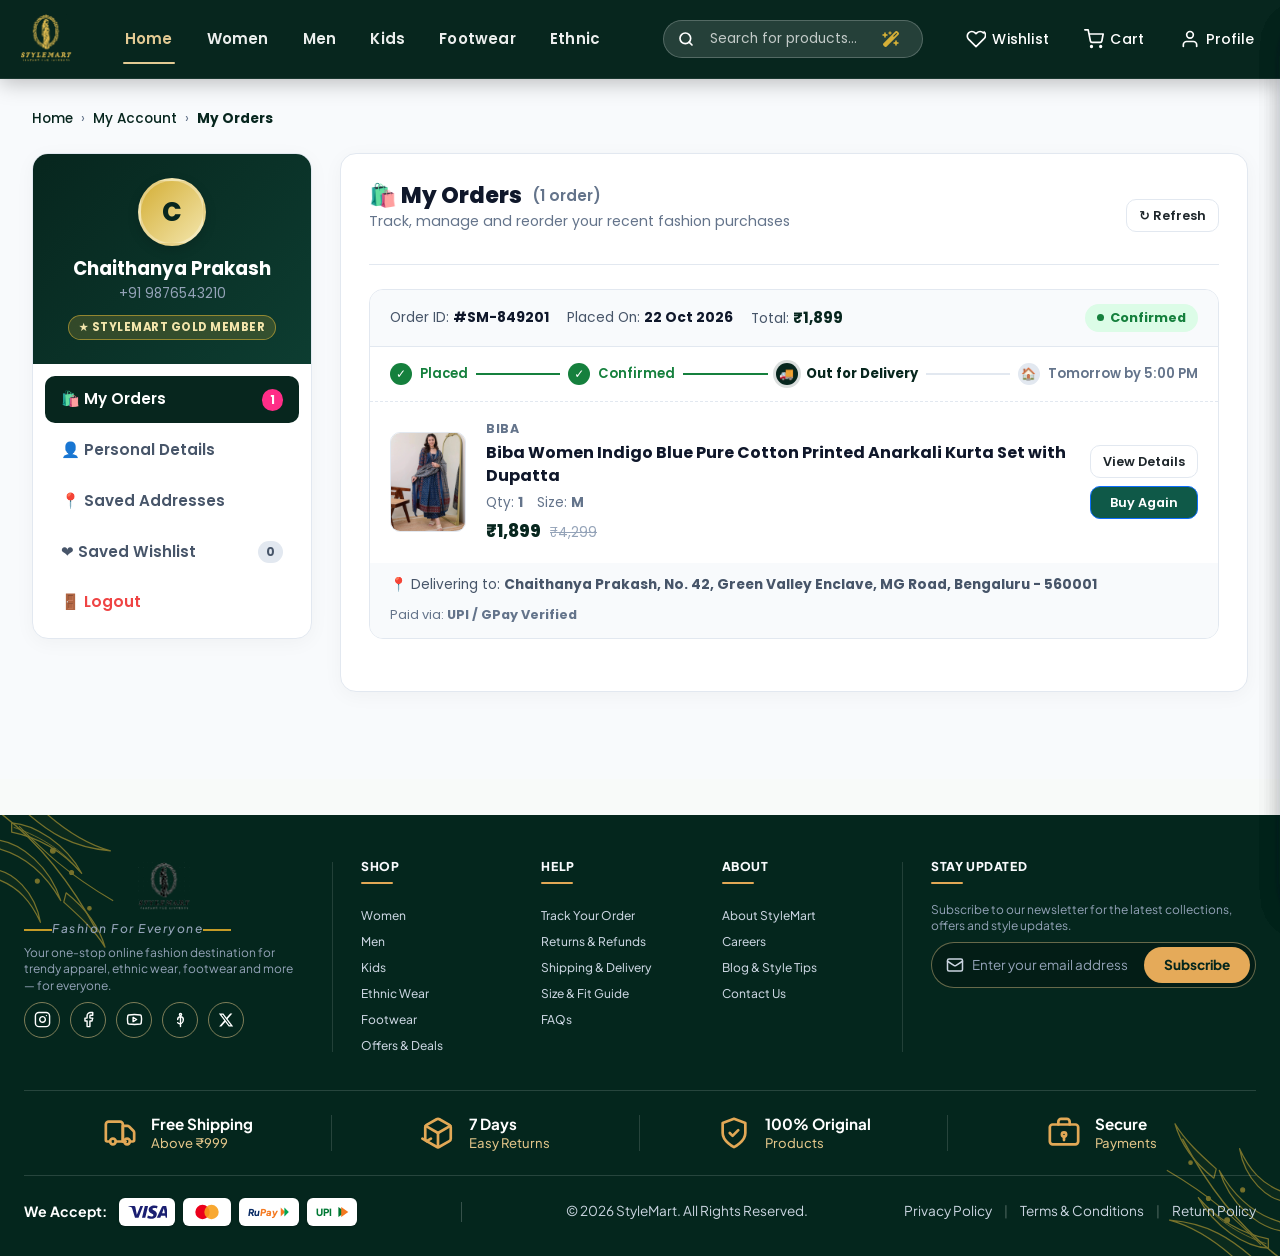
<file: profile.html>
<!DOCTYPE html>
<html lang="en">
<head>
  <meta charset="UTF-8">
  <meta name="viewport" content="width=device-width, initial-scale=1.0">
  <title>My Orders & Account | StyleMart</title>
  <meta name="description" content="View and manage your recent orders, track fashion deliveries, and update profile details at StyleMart.">
    <link href="https://cdn.jsdelivr.net/npm/bootstrap@5.3.3/dist/css/bootstrap.min.css" rel="stylesheet">
  <link rel="stylesheet" href="https://cdnjs.cloudflare.com/ajax/libs/font-awesome/6.5.1/css/all.min.css">
  <!-- Favicon & Mobile Touch Icons -->
  <link rel="icon" type="image/png" sizes="32x32" href="assets/images/favicon-32x32.png?v=20261026-v4">
  <link rel="icon" type="image/png" sizes="16x16" href="assets/images/favicon-16x16.png?v=20261026-v4">
  <link rel="apple-touch-icon" sizes="180x180" href="assets/images/apple-touch-icon.png?v=20261026-v4">
  <link rel="shortcut icon" href="favicon.ico?v=20261026-v4">

  <link rel="stylesheet" href="styles.css?v=20261024-v12">
  <link rel="preconnect" href="https://fonts.googleapis.com">
  <link rel="preconnect" href="https://fonts.gstatic.com" crossorigin>
  <link href="https://fonts.googleapis.com/css2?family=Plus+Jakarta+Sans:ital,wght@0,300;0,400;0,500;0,600;0,700;0,800;1,400&family=Playfair+Display:ital,wght@0,600;0,700;1,400&display=swap" rel="stylesheet">
  <style>
    /* Profile Page Specific Luxury & Responsive Styling */
    .profile-page-wrapper {
      background: #f8fafc;
      min-height: calc(100vh - 200px);
      padding: 30px 0 60px 0;
    }
    .profile-breadcrumbs {
      font-size: 0.85rem;
      color: #64748b;
      margin-bottom: 24px;
      display: flex;
      align-items: center;
      gap: 8px;
    }
    .profile-breadcrumbs a {
      color: #07261e;
      text-decoration: none;
      font-weight: 500;
    }
    .profile-breadcrumbs a:hover {
      text-decoration: underline;
    }
    .profile-layout-grid {
      display: grid;
      grid-template-columns: 280px 1fr;
      gap: 28px;
      align-items: start;
    }
    
    /* Left Sidebar (Desktop) */
    .profile-sidebar {
      background: #ffffff;
      border: 1px solid #e2e8f0;
      border-radius: 16px;
      overflow: hidden;
      box-shadow: 0 4px 20px rgba(0, 0, 0, 0.04);
      position: sticky;
      top: 90px;
    }
    .profile-user-hero {
      background: linear-gradient(135deg, #07261e 0%, #0d3d31 100%);
      padding: 24px 20px;
      color: #ffffff;
      text-align: center;
      position: relative;
    }
    .profile-avatar-circle {
      width: 68px;
      height: 68px;
      background: linear-gradient(135deg, #d4af37 0%, #f3e5ab 100%);
      color: #07261e;
      border-radius: 50%;
      display: flex;
      align-items: center;
      justify-content: center;
      font-size: 1.6rem;
      font-weight: 800;
      margin: 0 auto 12px auto;
      border: 3px solid rgba(255, 255, 255, 0.3);
      box-shadow: 0 4px 12px rgba(0, 0, 0, 0.15);
    }
    .profile-user-name {
      font-size: 1.15rem;
      font-weight: 700;
      margin-bottom: 4px;
    }
    .profile-user-phone {
      font-size: 0.85rem;
      color: #94a3b8;
    }
    .profile-member-pill {
      display: inline-block;
      margin-top: 10px;
      background: rgba(212, 175, 55, 0.2);
      border: 1px solid rgba(212, 175, 55, 0.6);
      color: #f3e5ab;
      font-size: 0.72rem;
      font-weight: 700;
      letter-spacing: 0.5px;
      padding: 3px 10px;
      border-radius: 9999px;
      text-transform: uppercase;
    }
    .profile-nav-menu {
      padding: 12px;
      display: flex;
      flex-direction: column;
      gap: 4px;
    }
    .profile-nav-btn {
      width: 100%;
      text-align: left;
      background: transparent;
      border: none;
      border-radius: 10px;
      padding: 12px 16px;
      font-size: 0.95rem;
      font-weight: 600;
      color: #475569;
      display: flex;
      align-items: center;
      justify-content: space-between;
      cursor: pointer;
      transition: all 0.2s ease;
    }
    .profile-nav-btn:hover {
      background: #f1f5f9;
      color: #07261e;
    }
    .profile-nav-btn.active {
      background: #07261e;
      color: #ffffff;
    }
    .profile-nav-btn.active .nav-badge {
      background: #ff2d87;
      color: #ffffff;
    }
    .nav-badge {
      font-size: 0.75rem;
      background: #e2e8f0;
      color: #475569;
      padding: 2px 8px;
      border-radius: 9999px;
      font-weight: 700;
    }
    
    /* Right Content Area (Desktop) */
    .profile-content-card {
      background: #ffffff;
      border: 1px solid #e2e8f0;
      border-radius: 16px;
      padding: 28px;
      box-shadow: 0 4px 20px rgba(0, 0, 0, 0.04);
    }
    .content-header-row {
      display: flex;
      justify-content: space-between;
      align-items: center;
      border-bottom: 1px solid #e2e8f0;
      padding-bottom: 16px;
      margin-bottom: 24px;
    }
    .content-title {
      font-size: 1.4rem;
      font-weight: 800;
      color: #0f172a;
      display: flex;
      align-items: center;
      gap: 10px;
      margin: 0;
    }
    .content-subtitle {
      font-size: 0.88rem;
      color: #64748b;
      margin-top: 2px;
    }
    
    /* Order Cards (Desktop) */
    .order-item-card {
      border: 1px solid #e2e8f0;
      border-radius: 14px;
      margin-bottom: 24px;
      background: #ffffff;
      overflow: hidden;
      transition: transform 0.2s ease, box-shadow 0.2s ease;
    }
    .order-item-card:hover {
      box-shadow: 0 8px 24px rgba(0,0,0,0.06);
    }
    .order-card-header {
      background: #f8fafc;
      padding: 14px 20px;
      border-bottom: 1px solid #e2e8f0;
      display: flex;
      justify-content: space-between;
      align-items: center;
      flex-wrap: wrap;
      gap: 12px;
    }
    .order-meta-info {
      display: flex;
      align-items: center;
      gap: 18px;
      font-size: 0.86rem;
      color: #475569;
    }
    .order-meta-info strong {
      color: #0f172a;
    }
    .order-status-badge {
      display: inline-flex;
      align-items: center;
      gap: 6px;
      background: #dcfce7;
      color: #15803d;
      font-weight: 700;
      font-size: 0.8rem;
      padding: 4px 12px;
      border-radius: 9999px;
    }
    .order-status-badge::before {
      content: '';
      display: inline-block;
      width: 7px;
      height: 7px;
      background: #15803d;
      border-radius: 50%;
    }
    
    /* Order Stepper Tracker */
    .order-tracker-bar {
      padding: 16px 20px;
      background: #ffffff;
      border-bottom: 1px dashed #e2e8f0;
      display: flex;
      align-items: center;
      justify-content: space-between;
      position: relative;
    }
    .tracker-step {
      display: flex;
      align-items: center;
      gap: 8px;
      font-size: 0.82rem;
      color: #64748b;
      font-weight: 600;
      z-index: 1;
    }
    .tracker-short-text {
      display: none;
    }
    .tracker-step.completed {
      color: #15803d;
    }
    .tracker-step.active {
      color: #07261e;
      font-weight: 700;
    }
    .tracker-dot {
      width: 22px;
      height: 22px;
      border-radius: 50%;
      display: flex;
      align-items: center;
      justify-content: center;
      font-size: 0.75rem;
      background: #e2e8f0;
      color: #475569;
    }
    .tracker-step.completed .tracker-dot {
      background: #15803d;
      color: #ffffff;
    }
    .tracker-step.active .tracker-dot {
      background: #07261e;
      color: #ffffff;
      box-shadow: 0 0 0 3px rgba(7, 38, 30, 0.15);
    }
    .tracker-line {
      flex: 1;
      height: 2px;
      background: #e2e8f0;
      margin: 0 8px;
    }
    .tracker-line.active {
      background: #15803d;
    }
    
    /* Order Product Row */
    .order-product-row {
      padding: 18px 20px;
      display: flex;
      align-items: center;
      justify-content: space-between;
      gap: 20px;
      border-bottom: 1px solid #f1f5f9;
    }
    .order-product-row:last-child {
      border-bottom: none;
    }
    .order-product-main-info {
      display: flex;
      align-items: center;
      gap: 20px;
      flex: 1;
    }
    .order-thumb-wrap {
      width: 76px;
      height: 100px;
      border-radius: 10px;
      overflow: hidden;
      flex-shrink: 0;
      border: 1px solid #e2e8f0;
      background: #f8fafc;
    }
    .order-thumb-wrap img {
      width: 100%;
      height: 100%;
      object-fit: cover;
    }
    .order-details-col {
      flex: 1;
    }
    .order-brand-label {
      font-size: 0.78rem;
      font-weight: 700;
      color: #64748b;
      text-transform: uppercase;
      letter-spacing: 0.5px;
    }
    .order-item-title {
      font-size: 1rem;
      font-weight: 700;
      color: #0f172a;
      text-decoration: none;
      display: block;
      margin: 4px 0 6px 0;
      line-height: 1.4;
    }
    .order-item-title:hover {
      color: #07261e;
      text-decoration: underline;
    }
    .order-item-specs {
      font-size: 0.85rem;
      color: #64748b;
      margin-bottom: 6px;
    }
    .order-item-price {
      font-size: 1.05rem;
      font-weight: 800;
      color: #07261e;
    }
    .order-actions-col {
      display: flex;
      flex-direction: column;
      gap: 8px;
    }
    
    /* Order Footer */
    .order-card-footer {
      background: #f8fafc;
      padding: 12px 20px;
      display: flex;
      justify-content: space-between;
      align-items: center;
      flex-wrap: wrap;
      gap: 10px;
      font-size: 0.86rem;
      color: #475569;
    }
    .order-delivery-address-note {
      display: flex;
      align-items: center;
      gap: 6px;
    }
    
    /* Empty State */
    .empty-orders-view {
      text-align: center;
      padding: 60px 20px;
    }
    .empty-orders-view .empty-icon {
      font-size: 3.5rem;
      margin-bottom: 14px;
    }
    .empty-orders-view h3 {
      font-size: 1.3rem;
      font-weight: 800;
      color: #0f172a;
      margin-bottom: 6px;
    }
    .empty-orders-view p {
      color: #64748b;
      font-size: 0.92rem;
      max-width: 420px;
      margin: 0 auto 20px auto;
    }

    /* ------------------------------------------------------------- */
    /* RESPONSIVE MOBILE PROFILE OVERHAUL (Max-Width: 900px)         */
    /* ------------------------------------------------------------- */
    @media (max-width: 900px) {
      .profile-page-wrapper {
        padding: 14px 0 36px 0;
        width: 100%;
        max-width: 100%;
        box-sizing: border-box;
      }
      .profile-layout-grid {
        grid-template-columns: minmax(0, 1fr) !important;
        width: 100% !important;
        max-width: 100% !important;
        min-width: 0 !important;
        gap: 14px;
        box-sizing: border-box;
      }
      .profile-sidebar {
        position: static;
        border-radius: 14px;
        box-shadow: 0 2px 10px rgba(0, 0, 0, 0.04);
        margin-bottom: 4px;
        width: 100%;
        max-width: 100%;
        box-sizing: border-box;
      }

      /* Compact Horizontal Luxury User Hero */
      .profile-user-hero {
        display: flex;
        flex-direction: row;
        align-items: center;
        text-align: left;
        padding: 14px 16px;
        gap: 14px;
        background: linear-gradient(135deg, #07261e 0%, #0d3d31 100%);
      }
      .profile-avatar-circle {
        width: 52px;
        height: 52px;
        min-width: 52px;
        font-size: 1.35rem;
        margin: 0;
        border: 2px solid rgba(212, 175, 55, 0.6);
        box-shadow: 0 2px 8px rgba(0, 0, 0, 0.25);
      }
      .profile-user-meta-wrap {
        flex: 1;
        min-width: 0;
      }
      .profile-user-name {
        font-size: 1.05rem;
        font-weight: 700;
        margin-bottom: 2px;
        color: #ffffff;
        white-space: nowrap;
        overflow: hidden;
        text-overflow: ellipsis;
      }
      .profile-user-phone {
        font-size: 0.8rem;
        color: #cbd5e1;
      }
      .profile-member-pill {
        margin-top: 4px;
        font-size: 0.68rem;
        padding: 2px 8px;
        display: inline-block;
      }

      /* Sleek Swipeable Horizontal Navigation Tabs */
      .profile-nav-menu {
        display: flex;
        flex-direction: row;
        overflow-x: auto;
        -webkit-overflow-scrolling: touch;
        scrollbar-width: none;
        gap: 8px;
        padding: 10px 12px;
        background: #ffffff;
        border-top: 1px solid #f1f5f9;
      }
      .profile-nav-menu::-webkit-scrollbar {
        display: none;
      }
      .profile-nav-btn {
        flex: 0 0 auto;
        width: auto;
        padding: 7px 14px;
        font-size: 0.84rem;
        font-weight: 600;
        border-radius: 9999px;
        background: #f8fafc;
        border: 1px solid #e2e8f0;
        color: #475569;
        white-space: nowrap;
        display: inline-flex;
        align-items: center;
        gap: 6px;
      }
      .profile-nav-btn.active {
        background: #07261e;
        color: #ffffff;
        border-color: #07261e;
        box-shadow: 0 2px 8px rgba(7, 38, 30, 0.2);
      }
      .profile-nav-btn.active .nav-badge {
        background: #d4af37;
        color: #07261e;
      }

      /* Content Area Compacted */
      .profile-content-card {
        padding: 14px 10px !important;
        border-radius: 14px;
        width: 100% !important;
        max-width: 100% !important;
        min-width: 0 !important;
        box-sizing: border-box !important;
        overflow: hidden !important;
      }
      .content-header-row {
        margin-bottom: 12px;
        padding-bottom: 10px;
        display: flex;
        justify-content: space-between;
        align-items: center;
        width: 100%;
        box-sizing: border-box;
      }
      .content-title {
        font-size: 1.1rem;
        display: flex;
        align-items: center;
        gap: 6px;
        flex-wrap: wrap;
      }
      .content-subtitle {
        font-size: 0.8rem;
        margin-top: 2px;
      }

      /* Responsive Order Cards */
      .order-item-card {
        width: 100% !important;
        max-width: 100% !important;
        min-width: 0 !important;
        box-sizing: border-box !important;
        border-radius: 12px;
        margin-bottom: 16px;
        overflow: hidden !important;
      }
      .order-card-header {
        padding: 10px 12px !important;
        display: flex !important;
        flex-direction: row !important;
        justify-content: space-between !important;
        align-items: flex-start !important;
        gap: 8px !important;
        width: 100% !important;
        box-sizing: border-box !important;
      }
      .order-meta-info {
        font-size: 0.78rem !important;
        display: flex !important;
        flex-direction: column !important;
        gap: 2px !important;
        flex: 1 1 auto !important;
        min-width: 0 !important;
        word-break: break-word !important;
      }
      .order-meta-info strong {
        word-break: break-all !important;
      }
      .order-status-badge {
        font-size: 0.72rem !important;
        padding: 3px 8px !important;
        flex-shrink: 0 !important;
        align-self: flex-start !important;
        white-space: nowrap !important;
      }
      .order-tracker-bar {
        display: flex !important;
        align-items: center !important;
        justify-content: space-between !important;
        width: 100% !important;
        max-width: 100% !important;
        box-sizing: border-box !important;
        padding: 10px 8px !important;
        gap: 4px !important;
        overflow-x: auto !important;
        -webkit-overflow-scrolling: touch !important;
        scrollbar-width: none !important;
      }
      .order-tracker-bar::-webkit-scrollbar {
        display: none !important;
      }
      .tracker-step {
        display: flex !important;
        align-items: center !important;
        gap: 3px !important;
        font-size: 0.68rem !important;
        white-space: nowrap !important;
        flex-shrink: 0 !important;
      }
      .tracker-dot {
        width: 16px !important;
        height: 16px !important;
        min-width: 16px !important;
        font-size: 0.60rem !important;
      }
      .tracker-line {
        flex: 1 1 auto !important;
        min-width: 6px !important;
        margin: 0 2px !important;
      }
      .order-product-row {
        width: 100% !important;
        max-width: 100% !important;
        box-sizing: border-box !important;
        padding: 12px 10px !important;
        display: flex !important;
        flex-direction: column !important;
        align-items: flex-start !important;
        gap: 10px !important;
      }
      .order-product-main-info {
        display: flex !important;
        flex-direction: row !important;
        align-items: flex-start !important;
        gap: 10px !important;
        width: 100% !important;
        max-width: 100% !important;
        box-sizing: border-box !important;
      }
      .order-thumb-wrap {
        width: 60px !important;
        height: 78px !important;
        min-width: 60px !important;
        max-width: 60px !important;
        border-radius: 8px !important;
        flex-shrink: 0 !important;
      }
      .order-details-col {
        flex: 1 1 auto !important;
        min-width: 0 !important;
        overflow: hidden !important;
      }
      .order-brand-label {
        font-size: 0.68rem !important;
      }
      .order-item-title {
        font-size: 0.84rem !important;
        line-height: 1.3 !important;
        display: -webkit-box !important;
        -webkit-line-clamp: 2 !important;
        -webkit-box-orient: vertical !important;
        overflow: hidden !important;
        word-break: break-word !important;
      }
      .order-item-specs {
        font-size: 0.76rem !important;
        margin-top: 2px !important;
      }
      .order-item-price {
        font-size: 0.95rem !important;
        margin-top: 3px !important;
        font-weight: 700 !important;
      }
      .order-actions-col {
        display: flex !important;
        flex-direction: row !important;
        width: 100% !important;
        max-width: 100% !important;
        gap: 8px !important;
        margin-top: 2px !important;
        box-sizing: border-box !important;
      }
      .order-actions-col .btn {
        flex: 1 1 50% !important;
        width: 50% !important;
        max-width: calc(50% - 4px) !important;
        min-width: 0 !important;
        box-sizing: border-box !important;
        font-size: 0.78rem !important;
        padding: 8px 6px !important;
        text-align: center !important;
        justify-content: center !important;
        display: inline-flex !important;
        align-items: center !important;
        white-space: nowrap !important;
      }
      .order-card-footer {
        width: 100% !important;
        max-width: 100% !important;
        box-sizing: border-box !important;
        padding: 10px 12px !important;
        font-size: 0.76rem !important;
        display: flex !important;
        flex-direction: column !important;
        gap: 6px !important;
        background: #f8fafc !important;
        border-top: 1px solid #f1f5f9 !important;
        overflow: hidden !important;
      }
      .order-delivery-address-note {
        display: block !important;
        width: 100% !important;
        word-break: break-word !important;
        overflow-wrap: break-word !important;
        white-space: normal !important;
        line-height: 1.4 !important;
      }
      .order-delivery-address-note span {
        display: inline !important;
        word-break: break-word !important;
      }
      .order-payment-method-note {
        display: block !important;
        width: 100% !important;
      }
    }

    @media (max-width: 480px) {
      .tracker-full-text {
        display: none !important;
      }
      .tracker-short-text {
        display: inline !important;
      }
      .tracker-step {
        font-size: 0.65rem !important;
      }
      .order-actions-col .btn {
        font-size: 0.75rem !important;
        padding: 7px 4px !important;
      }
    }
  </style>
</head>
<body>
  <div class="mobile-nav-backdrop" id="mobileNavBackdrop" onclick="closeMobileNav()"></div>

  <!-- Header Navigation Matching Index.html -->
  <header class="main-header" id="mainHeader">
    <div class="header-main-row">
      <div class="header-container">
        
        <!-- Mobile Menu Hamburger -->
        <button class="mobile-menu-btn" id="mobileMenuBtn" aria-label="Open Menu">
          <svg width="24" height="24" viewBox="0 0 24 24" fill="none" stroke="currentColor" stroke-width="2"><path d="M3 12h18M3 6h18M3 18h18"/></svg>
        </button>

        <!-- Brand Logo (Serif Luxury: Logo Mark + Style in White, Mart in Gold) -->
        <a href="index.html" class="brand-logo" aria-label="StyleMart Home" title="StyleMart - Fashion For Everyone">
          <img src="assets/images/stylemart-logo-header.png?v=20261026-v3" alt="StyleMart - Fashion For Everyone" class="brand-logo-image header-logo-full">
        </a>

        <!-- Desktop Navigation: Strictly Home, Women, Men, Kids, Footwear, Ethnic -->
        <nav class="nav-menu" id="navMenu" aria-label="Shop categories">
          <div class="mobile-nav-header">
            <button class="close-mobile-nav" id="closeMobileNavBtn" onclick="closeMobileNav()" aria-label="Close menu">&times;</button>
            <a href="index.html" class="brand-logo" aria-label="StyleMart Home">
              <img src="assets/images/stylemart-logo-header.png?v=20261026-v3" alt="StyleMart" class="brand-logo-image header-logo-full">
            </a>
          </div>
          <div class="mobile-nav-divider"></div>
          <ul class="nav-list">
            <li class="nav-item">
              <a href="index.html" class="nav-link" data-home="true">Home</a>
            </li>
            <li class="nav-item">
              <a href="category.html?category=women" class="nav-link" data-category="women">Women</a>
            </li>
            <li class="nav-item">
              <a href="category.html?category=men" class="nav-link" data-category="men">Men</a>
            </li>
            <li class="nav-item">
              <a href="category.html?category=kids" class="nav-link" data-category="kids">Kids</a>
            </li>
            <li class="nav-item">
              <a href="category.html?category=footwear" class="nav-link" data-category="footwear">Footwear</a>
            </li>
            <li class="nav-item">
              <a href="category.html?category=ethnic" class="nav-link" data-category="ethnic">Ethnic</a>
            </li>
          </ul>
        </nav>

        <!-- Pill Search Box -->
        <div class="search-wrapper">
          <div class="search-box">
            <svg class="search-icon" width="18" height="18" viewBox="0 0 24 24" fill="none" stroke="currentColor" stroke-width="2.5" stroke-linecap="round" stroke-linejoin="round"><circle cx="11" cy="11" r="8"/><path d="m21 21-4.35-4.35"/></svg>
            <input type="text" id="searchInput" placeholder="Search for products..." autocomplete="off">
            <button type="button" class="header-studio-magic-btn" onclick="openProductTemplateStudio(document.getElementById('searchInput') ? document.getElementById('searchInput').value : '')" title="Generate Images & Templates for Product Name"><i class="fa-solid fa-wand-magic-sparkles"></i></button>
            <button type="button" class="clear-search-btn" id="clearSearchBtn" style="display:none;" title="Clear search">&times;</button>
          </div>
          <!-- Live Search Auto-Suggestions Box -->
          <div class="search-suggestions" id="searchSuggestions">
            <div class="trending-searches">
              <div class="suggestion-title">🔥 Trending Searches</div>
              <div class="search-tags">
                <span class="search-tag" onclick="applySearchTag('Hoodie')">Hoodie</span>
                <span class="search-tag" onclick="applySearchTag('Allen Solly')">Allen Solly</span>
                <span class="search-tag" onclick="applySearchTag('Silk Saree')">Silk Saree</span>
                <span class="search-tag" onclick="applySearchTag('Sneakers')">Sneakers</span>
                <span class="search-tag" onclick="applySearchTag('Cargo Pants')">Cargo Pants</span>
                <span class="search-tag" onclick="applySearchTag('Kurta Set')">Kurta Set</span>
              </div>
            </div>
            <div class="live-search-results" id="liveSearchResults"></div>
          </div>
        </div>

        <!-- Right Corner Utilities: Wishlist, Cart, Profile -->
        <div class="header-actions">
          <!-- Mobile Search Toggle Button -->
          <button class="icon-action-btn mobile-search-btn" id="mobileSearchBtn" onclick="toggleMobileSearch(); event.stopPropagation();" aria-label="Search styles" title="Search">
            <svg width="20" height="20" viewBox="0 0 24 24" fill="none" stroke="currentColor" stroke-width="2.5" stroke-linecap="round" stroke-linejoin="round"><circle cx="11" cy="11" r="8"/><path d="m21 21-4.35-4.35"/></svg>
          </button>

          <!-- 1. Wishlist -->
          <button class="header-action-item" id="wishlistBtn" onclick="toggleWishlistDrawer()" aria-label="Wishlist" title="Wishlist">
            <div class="action-icon-wrap">
              <svg width="20" height="20" viewBox="0 0 24 24" fill="none" stroke="currentColor" stroke-width="2" stroke-linecap="round" stroke-linejoin="round"><path d="M20.84 4.61a5.5 5.5 0 0 0-7.78 0L12 5.67l-1.06-1.06a5.5 5.5 0 0 0-7.78 7.78l1.06 1.06L12 21.23l8.78-8.78 1.06-1.06a5.5 5.5 0 0 0 0-7.78z"/></svg>
              <span class="badge-count" id="wishlistCount" hidden>0</span>
            </div>
            <span class="header-action-text">Wishlist</span>
          </button>

          <!-- 2. Cart -->
          <button class="header-action-item" id="cartBtn" onclick="toggleCartDrawer()" aria-label="Shopping Cart" title="Cart">
            <div class="action-icon-wrap">
              <svg width="20" height="20" viewBox="0 0 24 24" fill="none" stroke="currentColor" stroke-width="2" stroke-linecap="round" stroke-linejoin="round"><circle cx="9" cy="21" r="1"/><circle cx="20" cy="21" r="1"/><path d="M1 1h4l2.68 13.39a2 2 0 0 0 2 1.61h9.72a2 2 0 0 0 2-1.61L23 6H6"/></svg>
              <span class="badge-count header-cart-badge" id="cartCount">0</span>
            </div>
            <span class="header-action-text">Cart</span>
          </button>

          <!-- 3. Profile -->
          <button class="header-action-item active" id="userProfileBtn" onclick="handleProfileIconClick()" aria-label="User Account" title="Profile">
            <div class="action-icon-wrap">
              <svg width="20" height="20" viewBox="0 0 24 24" fill="none" stroke="currentColor" stroke-width="2" stroke-linecap="round" stroke-linejoin="round"><path d="M20 21v-2a4 4 0 0 0-4-4H8a4 4 0 0 0-4 4v2"/><circle cx="12" cy="7" r="4"/></svg>
            </div>
            <span class="header-action-text">Profile</span>
          </button>

        </div>
      </div>
    </div>

    <!-- Expandable Mobile Search Bar (Opens on Clicking Search Icon) -->
    <div class="mobile-expandable-search-bar" id="mobileExpandableSearchBar">
      <div class="mobile-search-pill-box">
        <svg class="mobile-search-icon" width="18" height="18" viewBox="0 0 24 24" fill="none" stroke="currentColor" stroke-width="2.2" stroke-linecap="round" stroke-linejoin="round"><circle cx="11" cy="11" r="8"/><path d="m21 21-4.35-4.35"/></svg>
        <input type="text" id="mobileSearchInput" placeholder="Search for dresses, tops, jeans, footwear..." autocomplete="off" oninput="handleMobileSearchInput(this.value)" onkeydown="if(event.key==='Enter') executeMobileSearch(this.value)">
        <button type="button" class="mobile-search-close-btn" onclick="toggleMobileSearch(false); event.stopPropagation();">&times;</button>
      </div>
    </div>
  </header>

  <!-- Profile Page Wrapper -->
  <main class="profile-page-wrapper">
    <div class="section-container">
      
      <!-- Breadcrumbs -->
      <nav class="profile-breadcrumbs" aria-label="Breadcrumb">
        <a href="index.html">Home</a>
        <span>›</span>
        <a href="profile.html">My Account</a>
        <span>›</span>
        <span id="breadcrumbCurrentTab" style="color: #07261e; font-weight: 700;">My Orders</span>
      </nav>

      <!-- Layout Grid -->
      <div class="profile-layout-grid">
        
        <!-- Left Sidebar Navigation -->
        <aside class="profile-sidebar">
          <div class="profile-user-hero">
            <div class="profile-avatar-circle" id="profileUserAvatar">C</div>
            <div class="profile-user-meta-wrap">
              <h2 class="profile-user-name" id="profileUserName">Chaithanya Prakash</h2>
              <div class="profile-user-phone" id="profileUserPhone">+91 9876543210</div>
              <span class="profile-member-pill">★ StyleMart Gold Member</span>
            </div>
          </div>

          <nav class="profile-nav-menu" aria-label="Account Tabs">
            <button type="button" class="profile-nav-btn active" id="tabBtnOrders" onclick="switchProfileTab('orders')">
              <span>🛍️ My Orders</span>
              <span class="nav-badge" id="sidebarOrdersBadge">0</span>
            </button>
            <button type="button" class="profile-nav-btn" id="tabBtnDetails" onclick="switchProfileTab('details')">
              <span>👤 Personal Details</span>
            </button>
            <button type="button" class="profile-nav-btn" id="tabBtnAddresses" onclick="switchProfileTab('addresses')">
              <span>📍 Saved Addresses</span>
            </button>
            <button type="button" class="profile-nav-btn" onclick="toggleWishlistDrawer()">
              <span>❤️ Saved Wishlist</span>
              <span class="nav-badge" id="sidebarWishlistBadge">0</span>
            </button>
            <button type="button" class="profile-nav-btn" style="color: #ef4444;" onclick="logoutAccount()">
              <span>🚪 Logout</span>
            </button>
          </nav>
        </aside>

        <!-- Right Main Panel -->
        <section class="profile-content-card">
          
          <!-- TAB 1: MY ORDERS -->
          <div id="tabContentOrders">
            <div class="content-header-row">
              <div>
                <h1 class="content-title">
                  <span>🛍️ My Orders</span>
                  <span style="font-size: 0.95rem; font-weight: 600; color: #64748b;" id="ordersCountHeading"></span>
                </h1>
                <p class="content-subtitle">Track, manage and reorder your recent fashion purchases</p>
              </div>
              <button class="btn btn-sm btn-outline" onclick="loadUserOrders()" title="Refresh Orders">
                ↻ Refresh
              </button>
            </div>

            <!-- Dynamic Orders List -->
            <div id="profileOrdersListContainer">
              <!-- Rendered via JavaScript -->
            </div>

            <!-- Empty Orders State -->
            <div class="empty-orders-view" id="emptyOrdersState" style="display: none;">
              <div class="empty-icon">📦</div>
              <h3>No orders placed yet</h3>
              <p>Looks like you haven't placed an order yet. Explore our handcrafted sarees, ethnic suits, and kurtas!</p>
              <a href="index.html" class="btn btn-primary btn-glow btn-lg" style="text-decoration:none; display:inline-block;">Start Shopping &rarr;</a>
            </div>
          </div>

          <!-- TAB 2: PERSONAL DETAILS -->
          <div id="tabContentDetails" style="display: none;">
            <div class="content-header-row">
              <div>
                <h2 class="content-title">👤 Personal Details</h2>
                <p class="content-subtitle">Manage your contact information and StyleMart account</p>
              </div>
              <button class="btn btn-sm btn-outline" onclick="openAddressForm(0)">Edit Details</button>
            </div>

            <div style="display: grid; grid-template-columns: repeat(auto-fit, minmax(240px, 1fr)); gap: 18px; margin-top: 10px;">
              <div style="background: #f8fafc; border: 1px solid #e2e8f0; border-radius: 12px; padding: 16px;">
                <span style="font-size: 0.78rem; text-transform: uppercase; font-weight: 700; color: #64748b;">Full Name</span>
                <div style="font-size: 1.05rem; font-weight: 700; color: #0f172a; margin-top: 4px;" id="detailsCardName">Chaithanya Prakash</div>
              </div>
              <div style="background: #f8fafc; border: 1px solid #e2e8f0; border-radius: 12px; padding: 16px;">
                <span style="font-size: 0.78rem; text-transform: uppercase; font-weight: 700; color: #64748b;">Phone Number</span>
                <div style="font-size: 1.05rem; font-weight: 700; color: #0f172a; margin-top: 4px;" id="detailsCardPhone">+91 9876543210</div>
              </div>
              <div style="background: #f8fafc; border: 1px solid #e2e8f0; border-radius: 12px; padding: 16px;">
                <span style="font-size: 0.78rem; text-transform: uppercase; font-weight: 700; color: #64748b;">Account Status</span>
                <div style="font-size: 1.05rem; font-weight: 700; color: #15803d; margin-top: 4px;">✓ Verified Gold Member</div>
              </div>
              <div style="background: #f8fafc; border: 1px solid #e2e8f0; border-radius: 12px; padding: 16px;">
                <span style="font-size: 0.78rem; text-transform: uppercase; font-weight: 700; color: #64748b;">Primary Delivery City</span>
                <div style="font-size: 1.05rem; font-weight: 700; color: #0f172a; margin-top: 4px;" id="detailsCardCity">Bengaluru</div>
              </div>
            </div>
          </div>

          <!-- TAB 3: SAVED ADDRESSES -->
          <div id="tabContentAddresses" style="display: none;">
            <div class="content-header-row">
              <div>
                <h2 class="content-title">📍 Saved Addresses</h2>
                <p class="content-subtitle">Addresses used for shipping and fast express deliveries</p>
              </div>
              <button class="btn btn-sm btn-primary" onclick="openAddressForm()">+ Add New Address</button>
            </div>

            <div id="addressesListContainer" style="display: flex; flex-direction: column; gap: 14px;">
              <!-- Rendered via JavaScript -->
            </div>
          </div>

        </section>
      </div>

    </div>
  </main>

  <!-- Side Drawers & Modals (Cart, Wishlist, Checkout, Auth) -->
  <div class="drawer-overlay" id="cartDrawerOverlay" onclick="toggleCartDrawer()"></div>
  <aside class="side-drawer" id="cartDrawer">
    <div class="drawer-header"><h3>🛍️ Shopping Cart (<span id="cartDrawerCount">0</span>)</h3><button class="close-drawer-btn" onclick="toggleCartDrawer()">&times;</button></div>
    <div class="drawer-body" id="cartDrawerBody"></div>
    <div class="drawer-footer" id="cartDrawerFooter">
      <div class="price-summary">
        <div class="summary-row total-row"><span>Total Amount Payable</span><span id="summaryFinalTotal">₹0</span></div>
      </div>
      <button class="btn btn-primary btn-block btn-glow btn-lg" onclick="openCheckoutModal()">Proceed to Checkout &rarr;</button>
    </div>
  </aside>

  <div class="drawer-overlay" id="wishlistDrawerOverlay" onclick="toggleWishlistDrawer()"></div>
  <aside class="side-drawer" id="wishlistDrawer">
    <div class="drawer-header"><h3>❤️ Saved Items (<span id="wishlistDrawerCount">0</span>)</h3><button class="close-drawer-btn" onclick="toggleWishlistDrawer()">&times;</button></div>
    <div class="drawer-body" id="wishlistDrawerBody"></div>
    <div class="drawer-footer" id="wishlistDrawerFooter" style="padding:16px; border-top:1px solid var(--border-color); background:#ffffff;">
      <button class="btn btn-primary btn-block btn-glow btn-lg" onclick="addAllWishlistToCart()">Proceed to Cart &rarr;</button>
    </div>
  </aside>

  <!-- Checkout Stepper Modal -->
  <div class="modal-overlay" id="checkoutModal">
    <div class="modal-container checkout-modal">
      <button class="modal-close-btn" onclick="closeCheckoutModal()">&times;</button>
      <div class="checkout-stepper">
        <div class="step-item active" id="stepIndicator1"><span class="step-num">1</span><span class="step-title">Address</span></div>
        <div class="step-line"></div>
        <div class="step-item" id="stepIndicator2"><span class="step-num">2</span><span class="step-title">Payment</span></div>
        <div class="step-line"></div>
        <div class="step-item" id="stepIndicator3"><span class="step-num">3</span><span class="step-title">Confirmation</span></div>
      </div>
      <div class="checkout-body" id="checkoutBodyContent"></div>
    </div>
  </div>

  <!-- User Account & Address Modal -->
  <div class="modal-overlay" id="authModal">
    <div class="modal-container auth-modal">
      <button class="modal-close-btn" onclick="closeAuthModal()" aria-label="Close modal">&times;</button>
      <div class="auth-header">
        <img class="auth-brand-logo" src="assets/images/stylemart-logo.png" alt="StyleMart Logo" width="48" height="48">
        <h3 id="authModalTitle">My Account</h3>
        <p id="authModalSub">Login &amp; enter your delivery address to proceed with orders!</p>
      </div>
      <form onsubmit="handleAuthSubmit(event)">
        <div class="form-group" id="profileNameField">
          <label for="userName">Full Name *</label>
          <input type="text" id="userName" placeholder="e.g. Rahul Sharma" required>
        </div>
        <div class="form-group" id="profilePhoneField">
          <label for="mobileOrEmail">Mobile Number *</label>
          <input type="tel" id="mobileOrEmail" placeholder="10-digit mobile number" maxlength="10" required>
        </div>
        <div class="form-group">
          <label for="userAddress">Street Address / Flat / Building *</label>
          <input type="text" id="userAddress" placeholder="e.g. Flat 402, Sunshine Apartments, MG Road" required>
        </div>
        <div class="form-row" style="display:flex; gap:10px;">
          <div class="form-group" style="flex:1;">
            <label for="userCity">City *</label>
            <input type="text" id="userCity" placeholder="City" required>
          </div>
          <div class="form-group" style="flex:1;">
            <label for="userPincodeInput">PIN Code *</label>
            <input type="text" id="userPincodeInput" placeholder="6-digit PIN" maxlength="6" required>
          </div>
        </div>
        <button type="submit" id="profileFormSubmit" class="btn btn-primary btn-block btn-glow btn-lg" style="margin-top:12px;">
          Save &amp; Continue
        </button>
      </form>
    </div>
  </div>

    <!-- Shopping Cart Side Drawer -->
  <div class="drawer-overlay" id="cartDrawerOverlay" onclick="toggleCartDrawer()"></div>
  <aside class="side-drawer" id="cartDrawer">
    <div class="drawer-header">
      <h3>🛒 Shopping Cart (<span id="cartDrawerCount">0</span>)</h3>
      <button class="close-drawer-btn" onclick="toggleCartDrawer()">&times;</button>
    </div>
    <div class="drawer-body" id="cartDrawerBody"></div>
    <div class="drawer-footer" id="cartDrawerFooter">
      <div class="price-summary">
        <div class="summary-title-header">PRICE DETAILS (<span id="summaryItemCount">0</span> Items)</div>
        <div class="summary-row"><span>Total MRP</span><span id="summaryTotalMRP">₹0</span></div>
        <div class="summary-row text-success"><span>Discount on MRP</span><span id="summaryMRPDiscount">-₹0</span></div>
        <div class="summary-row total-row"><span>Total Amount</span><span id="summaryFinalTotal">₹0</span></div>
      </div>
      <button class="btn btn-primary btn-block btn-glow btn-lg" onclick="openCheckoutModal()">Proceed to Checkout &rarr;</button>
    </div>
  </aside>

  <!-- Wishlist Drawer -->
  <div class="drawer-overlay" id="wishlistDrawerOverlay" onclick="toggleWishlistDrawer()"></div>
  <aside class="side-drawer" id="wishlistDrawer">
    <div class="drawer-header"><h3>❤️ Saved Items (<span id="wishlistDrawerCount">0</span>)</h3><button class="close-drawer-btn" onclick="toggleWishlistDrawer()">&times;</button></div>
    <div class="drawer-body" id="wishlistDrawerBody"></div>
    <div class="drawer-footer" style="padding:16px; border-top:1px solid var(--border-color); background:#ffffff;">
      <button class="btn btn-primary btn-block btn-glow btn-lg" onclick="addAllWishlistToCart()">Proceed to Cart &rarr;</button>
    </div>
  </aside>

  <div class="toast-container" id="toastContainer"></div>

  <!-- Footer -->
    <!-- Main Footer Matching Image media_1792745887278.png -->
  <footer class="main-footer" id="mainFooter">
    <!-- Botanical Gold Leaf Ornaments in Top-Left and Bottom-Right Corners -->
    <div class="footer-leaf-ornament footer-leaf-tl" aria-hidden="true">
      <svg viewBox="0 0 180 180" fill="none" stroke="#d4af37" stroke-width="1.6" stroke-linecap="round" stroke-linejoin="round">
        <path d="M-10,-10 C40,25 85,75 125,150" stroke-width="1.8"/>
        <path d="M25,15 C55,45 85,75 145,110" stroke-width="1.4"/>
        <path d="M15,10 C45,12 85,38 105,75 C85,52 55,30 15,22 Z" fill="rgba(212,175,55,0.06)"/>
        <path d="M18,16 C55,28 85,50 102,72" stroke-width="1.1"/>
        <path d="M-5,32 C28,35 65,68 78,110 C62,82 38,55 0,44 Z" fill="rgba(212,175,55,0.06)"/>
        <path d="M-8,70 C16,72 45,98 52,138 C40,112 24,92 -5,82 Z" fill="rgba(212,175,55,0.06)"/>
        <path d="M32,-5 C62,22 92,42 142,46 C112,38 86,22 56,-5 Z" fill="rgba(212,175,55,0.06)"/>
        <path d="M85,100 C110,120 128,145 135,170 C122,148 102,130 82,112 Z" fill="rgba(212,175,55,0.06)"/>
        <circle cx="68" cy="46" r="3" fill="#d4af37"/>
        <circle cx="92" cy="74" r="2.5" fill="#d4af37"/>
        <circle cx="48" cy="85" r="2.5" fill="#d4af37"/>
        <circle cx="115" cy="120" r="2.2" fill="#d4af37"/>
      </svg>
    </div>
    <div class="footer-leaf-ornament footer-leaf-br" aria-hidden="true">
      <svg viewBox="0 0 180 180" fill="none" stroke="#d4af37" stroke-width="1.6" stroke-linecap="round" stroke-linejoin="round">
        <path d="M190,190 C140,155 95,105 55,30" stroke-width="1.8"/>
        <path d="M155,165 C125,135 95,105 35,70" stroke-width="1.4"/>
        <path d="M165,170 C135,168 95,142 75,105 C95,128 125,150 165,158 Z" fill="rgba(212,175,55,0.06)"/>
        <path d="M162,164 C125,152 95,130 78,108" stroke-width="1.1"/>
        <path d="M185,148 C152,145 115,112 102,70 C118,98 142,125 180,136 Z" fill="rgba(212,175,55,0.06)"/>
        <path d="M188,110 C164,108 135,82 128,42 C140,68 156,88 185,98 Z" fill="rgba(212,175,55,0.06)"/>
        <path d="M148,185 C118,158 88,138 38,134 C68,142 94,158 124,185 Z" fill="rgba(212,175,55,0.06)"/>
        <path d="M95,80 C70,60 52,35 45,10 C58,32 78,50 98,68 Z" fill="rgba(212,175,55,0.06)"/>
        <circle cx="112" cy="134" r="3" fill="#d4af37"/>
        <circle cx="88" cy="106" r="2.5" fill="#d4af37"/>
        <circle cx="132" cy="95" r="2.5" fill="#d4af37"/>
        <circle cx="65" cy="60" r="2.2" fill="#d4af37"/>
      </svg>
    </div>
    <div class="section-container footer-section-container">
      <!-- Top Grid: Brand | Divider | SHOP | HELP | ABOUT | Divider | STAY UPDATED -->
      <div class="footer-top-grid">
        
        <!-- 1. Brand Column -->
        <div class="footer-col footer-brand-col">
          <a href="index.html" class="footer-brand-logo" aria-label="StyleMart Home" title="StyleMart - Fashion For Everyone">
            <img src="assets/images/stylemart-logo.png?v=20261023-logo-v1" alt="StyleMart - Fashion For Everyone" class="brand-logo-image header-logo-full">
          </a>
          <p class="footer-brand-tagline"><span class="tagline-flank-line" aria-hidden="true"></span>Fashion For Everyone<span class="tagline-flank-line" aria-hidden="true"></span></p>
          <p class="footer-brand-desc">Your one-stop online fashion destination for trendy apparel, ethnic wear, footwear and more — for everyone.</p>
          <div class="footer-social-row">
            <a href="https://instagram.com" target="_blank" rel="noopener noreferrer" class="social-circle-btn" aria-label="Instagram" title="Instagram">
              <svg width="17" height="17" viewBox="0 0 24 24" fill="none" stroke="currentColor" stroke-width="2" stroke-linecap="round" stroke-linejoin="round"><rect width="20" height="20" x="2" y="2" rx="5" ry="5"/><path d="M16 11.37A4 4 0 1 1 12.63 8 4 4 0 0 1 16 11.37z"/><line x1="17.5" x2="17.51" y1="6.5" y2="6.5"/></svg>
            </a>
            <a href="https://facebook.com" target="_blank" rel="noopener noreferrer" class="social-circle-btn" aria-label="Facebook" title="Facebook">
              <svg width="17" height="17" viewBox="0 0 24 24" fill="none" stroke="currentColor" stroke-width="2" stroke-linecap="round" stroke-linejoin="round"><path d="M18 2h-3a5 5 0 0 0-5 5v3H7v4h3v8h4v-8h3l1-4h-4V7a1 1 0 0 1 1-1h3z"/></svg>
            </a>
            <a href="https://youtube.com" target="_blank" rel="noopener noreferrer" class="social-circle-btn" aria-label="YouTube" title="YouTube">
              <svg width="17" height="17" viewBox="0 0 24 24" fill="none" stroke="currentColor" stroke-width="2" stroke-linecap="round" stroke-linejoin="round"><path d="M2.5 17a24.12 24.12 0 0 1 0-10 2 2 0 0 1 1.4-1.4 49.56 49.56 0 0 1 16.2 0A2 2 0 0 1 21.5 7a24.12 24.12 0 0 1 0 10 2 2 0 0 1-1.4 1.4 49.55 49.55 0 0 1-16.2 0A2 2 0 0 1 2.5 17"/><polygon points="10 15 15 12 10 9 10 15"/></svg>
            </a>
            <a href="https://pinterest.com" target="_blank" rel="noopener noreferrer" class="social-circle-btn" aria-label="Pinterest" title="Pinterest">
              <svg width="17" height="17" viewBox="0 0 24 24" fill="none" stroke="currentColor" stroke-width="2" stroke-linecap="round" stroke-linejoin="round"><line x1="12" y1="9" x2="12" y2="22"/><path d="M8 12a4 4 0 1 1 8 0c0 3-2 6-5 6a3.5 3.5 0 0 1-3-1.5"/><circle cx="12" cy="5" r="1.5"/></svg>
            </a>
            <a href="https://twitter.com" target="_blank" rel="noopener noreferrer" class="social-circle-btn" aria-label="X (Twitter)" title="X">
              <svg width="16" height="16" viewBox="0 0 24 24" fill="currentColor"><path d="M18.244 2.25h3.308l-7.227 8.26 8.502 11.24H16.17l-5.214-6.817L4.99 21.75H1.68l7.73-8.835L1.254 2.25H8.08l4.713 6.231zm-1.161 17.52h1.833L7.084 4.126H5.117z"/></svg>
            </a>
          </div>
        </div>

        <div class="footer-v-divider" aria-hidden="true"></div>

        <!-- 2. SHOP -->
        <div class="footer-col footer-nav-col footer-col-shop">
          <h4 class="footer-heading">SHOP</h4>
          <div class="footer-gold-line"></div>
          <ul class="footer-links-list">
            <li><a href="category.html?category=women">Women</a></li>
            <li><a href="category.html?category=men">Men</a></li>
            <li><a href="category.html?category=kids">Kids</a></li>
            <li><a href="category.html?category=ethnic">Ethnic Wear</a></li>
            <li><a href="category.html?category=footwear">Footwear</a></li>
            <li><a href="index.html#flashSaleSection">Offers &amp; Deals</a></li>
          </ul>
        </div>

        <!-- 3. HELP -->
        <div class="footer-col footer-nav-col footer-col-help">
          <h4 class="footer-heading">HELP</h4>
          <div class="footer-gold-line"></div>
          <ul class="footer-links-list">
            <li><a href="profile.html?tab=orders">Track Your Order</a></li>
            <li><a href="about.html#returns">Returns &amp; Refunds</a></li>
            <li><a href="about.html#shipping">Shipping &amp; Delivery</a></li>
            <li><a href="about.html#size-guide">Size &amp; Fit Guide</a></li>
            <li><a href="about.html#faqs">FAQs</a></li>
          </ul>
        </div>

        <!-- 4. ABOUT -->
        <div class="footer-col footer-nav-col footer-col-about">
          <h4 class="footer-heading">ABOUT</h4>
          <div class="footer-gold-line"></div>
          <ul class="footer-links-list">
            <li><a href="about.html">About StyleMart</a></li>
            <li><a href="about.html#careers">Careers</a></li>
            <li><a href="about.html#blog">Blog &amp; Style Tips</a></li>
            <li><a href="about.html#contact">Contact Us</a></li>
          </ul>
        </div>

        <div class="footer-v-divider" aria-hidden="true"></div>

        <!-- 5. STAY UPDATED -->
        <div class="footer-col footer-subscribe-col">
          <h4 class="footer-heading">STAY UPDATED</h4>
          <div class="footer-gold-line"></div>
          <p class="footer-subscribe-desc">Subscribe to our newsletter for the latest collections, offers and style updates.</p>
          <form class="footer-newsletter-form" onsubmit="event.preventDefault(); const val=this.querySelector('input').value; if(val){ if(typeof showToast==='function') showToast('Thank you for subscribing to StyleMart updates!','success'); this.reset(); }">
            <div class="newsletter-input-box">
              <svg class="newsletter-mail-icon" width="18" height="18" viewBox="0 0 24 24" fill="none" stroke="currentColor" stroke-width="2" stroke-linecap="round" stroke-linejoin="round"><rect width="20" height="16" x="2" y="4" rx="2"/><path d="m22 7-8.97 5.7a1.94 1.94 0 0 1-2.06 0L2 7"/></svg>
              <input type="email" placeholder="Enter your email address" required aria-label="Enter your email address">
              <button type="submit" class="newsletter-submit-btn">Subscribe</button>
            </div>
          </form>
        </div>

      </div>

      <!-- Middle: Trust Badges Row -->
      <div class="footer-trust-row">
        <div class="trust-badge-item">
          <div class="trust-badge-icon">
            <svg width="34" height="34" viewBox="0 0 24 24" fill="none" stroke="#e2a856" stroke-width="1.9" stroke-linecap="round" stroke-linejoin="round">
              <path d="M14 18V6a2 2 0 0 0-2-2H4a2 2 0 0 0-2 2v11a1 1 0 0 0 1 1h2"/><path d="M15 18H9"/><path d="M19 18h2a1 1 0 0 0 1-1v-5.2a2 2 0 0 0-.6-1.4l-3-3A2 2 0 0 0 17 7h-3v11h2"/><circle cx="7" cy="18" r="2"/><circle cx="17" cy="18" r="2"/>
            </svg>
          </div>
          <div class="trust-badge-text">
            <span class="trust-title">Free Shipping</span>
            <span class="trust-sub">Above ₹999</span>
          </div>
        </div>

        <div class="trust-badge-item">
          <div class="trust-badge-icon">
            <svg width="34" height="34" viewBox="0 0 24 24" fill="none" stroke="#e2a856" stroke-width="1.9" stroke-linecap="round" stroke-linejoin="round">
              <path d="M21 8a2 2 0 0 0-1-1.73l-7-4a2 2 0 0 0-2 0l-7 4A2 2 0 0 0 3 8v8a2 2 0 0 0 1 1.73l7 4a2 2 0 0 0 2 0l7-4A2 2 0 0 0 21 16Z"/><path d="m3.3 7 8.7 5 8.7-5"/><path d="M12 22V12"/><path d="M7 16l-3 1.7L1 16"/>
            </svg>
          </div>
          <div class="trust-badge-text">
            <span class="trust-title">7 Days</span>
            <span class="trust-sub">Easy Returns</span>
          </div>
        </div>

        <div class="trust-badge-item">
          <div class="trust-badge-icon">
            <svg width="34" height="34" viewBox="0 0 24 24" fill="none" stroke="#e2a856" stroke-width="1.9" stroke-linecap="round" stroke-linejoin="round">
              <path d="M12 22s8-4 8-10V5l-8-3-8 3v7c0 6 8 10 8 10z"/><path d="m9 12 2 2 4-4"/>
            </svg>
          </div>
          <div class="trust-badge-text">
            <span class="trust-title">100% Original</span>
            <span class="trust-sub">Products</span>
          </div>
        </div>

        <div class="trust-badge-item">
          <div class="trust-badge-icon">
            <svg width="34" height="34" viewBox="0 0 24 24" fill="none" stroke="#e2a856" stroke-width="1.9" stroke-linecap="round" stroke-linejoin="round">
              <rect width="20" height="14" x="2" y="6" rx="2"/><path d="M16 6V4a2 2 0 0 0-2-2h-4a2 2 0 0 0-2 2v2"/><circle cx="12" cy="13" r="1.5"/><path d="M12 14.5V17"/>
            </svg>
          </div>
          <div class="trust-badge-text">
            <span class="trust-title">Secure</span>
            <span class="trust-sub">Payments</span>
          </div>
        </div>
      </div>

      <!-- Bottom Bar: We Accept | Copyright | Legal Links -->
      <div class="footer-bottom-row">
        <div class="footer-payment-group">
          <span class="we-accept-label">We Accept:</span>
          <div class="payment-cards-list">
            <!-- VISA Badge -->
            <span class="pay-card-pill" title="Visa">
              <svg width="40" height="14" viewBox="0 0 48 16" fill="none">
                <path d="M19.2 1.2L13.8 14.8H9.6L6.2 3.8C6.0 3.1 5.8 2.7 5.2 2.4C4.3 1.9 2.8 1.5 1.5 1.2L1.6 0.8H8.2C9.1 0.8 9.9 1.4 10.1 2.4L11.8 11.2L16.0 0.8H19.2ZM35.8 10.2C35.8 6.4 30.5 6.2 30.6 4.4C30.6 3.9 31.1 3.3 32.2 3.2C32.8 3.1 34.3 3.0 36.0 3.8L36.7 0.9C35.7 0.5 34.4 0.2 32.8 0.2C28.8 0.2 26.0 2.3 26.0 5.4C25.9 7.7 28.0 9.0 29.5 9.8C31.1 10.6 31.7 11.1 31.7 11.8C31.6 12.9 30.4 13.4 29.2 13.4C27.2 13.4 26.0 12.8 25.0 12.3L24.3 15.3C25.4 15.8 27.2 16.2 29.1 16.2C33.4 16.2 35.8 14.0 35.8 10.2ZM46.5 14.8H50.2L47.0 0.8H43.6C42.8 0.8 42.1 1.2 41.8 2.0L35.7 14.8H40.0L40.9 12.4H45.9L46.5 14.8ZM42.1 9.4L44.2 3.6L45.4 9.4H42.1ZM25.3 0.8L21.9 14.8H18.0L21.4 0.8H25.3Z" fill="#1A1F71"/>
              </svg>
            </span>

            <!-- Mastercard Badge -->
            <span class="pay-card-pill" title="Mastercard">
              <svg width="32" height="18" viewBox="0 0 34 20" fill="none">
                <circle cx="12" cy="10" r="8" fill="#EB001B"/>
                <circle cx="22" cy="10" r="8" fill="#F79E1B" fill-opacity="0.9"/>
              </svg>
            </span>

            <!-- RuPay Badge -->
            <span class="pay-card-pill" title="RuPay">
              <svg width="44" height="14" viewBox="0 0 60 18" fill="none">
                <text x="2" y="14" font-family="'Plus Jakarta Sans', Arial, sans-serif" font-weight="800" font-style="italic" font-size="13" fill="#092B65">Ru<tspan fill="#F47920">Pay</tspan></text>
                <polygon points="46,3 52,9 46,15" fill="#F47920"/>
                <polygon points="51,3 57,9 51,15" fill="#00A551"/>
              </svg>
            </span>

            <!-- UPI Badge -->
            <span class="pay-card-pill" title="UPI">
              <svg width="34" height="14" viewBox="0 0 48 18" fill="none">
                <text x="2" y="14" font-family="'Plus Jakarta Sans', Arial, sans-serif" font-weight="900" font-size="14" fill="#007934">U<tspan fill="#007934">P</tspan><tspan fill="#007934">I</tspan></text>
                <polygon points="33,2 43,9 33,16" fill="#007934"/>
                <polygon points="37,2 47,9 37,16" fill="#F47920"/>
              </svg>
            </span>
          </div>
        </div>

        <div class="footer-bottom-v-divider" aria-hidden="true"></div>

        <div class="footer-copyright-text">
          &copy; 2026 StyleMart. All Rights Reserved.
        </div>

        <div class="footer-legal-links">
          <a href="about.html#privacy">Privacy Policy</a>
          <span class="legal-separator">|</span>
          <a href="about.html#terms">Terms &amp; Conditions</a>
          <span class="legal-separator">|</span>
          <a href="about.html#returns">Return Policy</a>
        </div>
      </div>
    </div>
  </footer>

  <script src="app.js?v=20261024-v12"></script>
  <script>
    // Profile Page Specific Logic & Order Management
    function switchProfileTab(tabName) {
      const tabs = ['orders', 'details', 'addresses'];
      tabs.forEach(t => {
        const btn = document.getElementById('tabBtn' + capitalizeFirstLetter(t));
        const content = document.getElementById('tabContent' + capitalizeFirstLetter(t));
        if (btn) btn.classList.toggle('active', t === tabName);
        if (content) content.style.display = (t === tabName) ? 'block' : 'none';
      });
      const breadcrumb = document.getElementById('breadcrumbCurrentTab');
      if (breadcrumb) {
        breadcrumb.textContent = tabName === 'orders' ? 'My Orders' : tabName === 'details' ? 'Personal Details' : 'Saved Addresses';
      }
    }

    function capitalizeFirstLetter(string) {
      return string.charAt(0).toUpperCase() + string.slice(1);
    }

    function ensureUserProfileInitialized() {
      if (localStorage.getItem('stylemart_logged_out') === 'true') {
        window.location.href = 'index.html';
        return;
      }
      let user = null;
      try {
        user = JSON.parse(localStorage.getItem('stylemart_user'));
      } catch (e) {}

      if (!user) {
        user = {
          name: 'Chaithanya Prakash',
          phone: '9876543210',
          address: 'No. 42, Green Valley Enclave, MG Road',
          city: 'Bengaluru',
          pincode: '560001',
          addresses: [
            {
              address: 'No. 42, Green Valley Enclave, MG Road',
              city: 'Bengaluru',
              pincode: '560001'
            }
          ]
        };
        localStorage.setItem('stylemart_user', JSON.stringify(user));
      }

      // Update sidebar
      const nameElem = document.getElementById('profileUserName');
      const phoneElem = document.getElementById('profileUserPhone');
      const avatarElem = document.getElementById('profileUserAvatar');
      const dName = document.getElementById('detailsCardName');
      const dPhone = document.getElementById('detailsCardPhone');
      const dCity = document.getElementById('detailsCardCity');

      if (nameElem) nameElem.textContent = user.name;
      if (phoneElem) phoneElem.textContent = '+91 ' + user.phone;
      if (avatarElem) avatarElem.textContent = user.name.charAt(0).toUpperCase();
      if (dName) dName.textContent = user.name;
      if (dPhone) dPhone.textContent = '+91 ' + user.phone;
      if (dCity) dCity.textContent = user.city;

      // Render addresses tab
      const addrContainer = document.getElementById('addressesListContainer');
      if (addrContainer) {
        const addrs = user.addresses || [{ address: user.address, city: user.city, pincode: user.pincode }];
        addrContainer.innerHTML = addrs.map((a, idx) => `
          <div style="border:1px solid #e2e8f0; border-radius:12px; padding:18px; background:#ffffff; display:flex; justify-content:space-between; align-items:center;">
            <div>
              <div style="display:flex; align-items:center; gap:8px; margin-bottom:4px;">
                <strong style="color:#0f172a; font-size:1rem;">${idx === 0 ? 'Primary Residence' : 'Delivery Address ' + (idx + 1)}</strong>
                ${idx === 0 ? '<span class="badge" style="background:#e0f2fe; color:#0369a1; font-weight:700; font-size:0.75rem; padding:2px 8px; border-radius:4px;">PRIMARY</span>' : ''}
              </div>
              <p style="color:#64748b; font-size:0.9rem; margin:0;">${a.address}, ${a.city} - ${a.pincode}</p>
            </div>
            <button class="btn btn-sm btn-outline" onclick="openAddressForm(${idx})">Edit</button>
          </div>
        `).join('');
      }
    }

    function ensureInitialOrdersSeed() {
      let orders = [];
      try {
        orders = JSON.parse(localStorage.getItem('stylemart_orders'));
      } catch (e) {}

      if (!orders || orders.length === 0) {
        // Seed initial order with reference Biba product
        orders = [
          {
            orderId: 'SM-849201',
            date: '22 Oct 2026',
            time: '04:15 PM',
            status: 'Confirmed',
            estimatedArrival: 'Tomorrow by 5:00 PM',
            totalAmount: 1899,
            paymentMethod: 'UPI / GPay Verified',
            deliveryAddress: 'Chaithanya Prakash, No. 42, Green Valley Enclave, MG Road, Bengaluru - 560001',
            items: [
              {
                id: 'sm-w-anarkali-01',
                title: 'Biba Women Indigo Blue Pure Cotton Printed Anarkali Kurta Set with Dupatta',
                brand: 'Biba',
                image: 'assets/images/women/indigo-anarkali-suit/front.jpg',
                price: 1899,
                originalPrice: 4299,
                selectedSize: 'M',
                qty: 1
              }
            ]
          }
        ];
        localStorage.setItem('stylemart_orders', JSON.stringify(orders));
      }
    }

    function loadUserOrders() {
      ensureInitialOrdersSeed();
      let orders = [];
      try {
        orders = JSON.parse(localStorage.getItem('stylemart_orders')) || [];
      } catch (e) {
        orders = [];
      }

      // Self-heal legacy / incomplete order items in localStorage
      let ordersUpdated = false;
      if (Array.isArray(orders)) {
        orders.forEach(order => {
          if (Array.isArray(order.items)) {
            order.items.forEach(item => {
              const prod = (typeof PRODUCTS_DATA !== 'undefined' && Array.isArray(PRODUCTS_DATA))
                ? PRODUCTS_DATA.find(p => p.id === item.id)
                : null;
              
              const isInvalidTitle = !item.title || item.title === 'undefined';
              const isInvalidBrand = !item.brand || item.brand === 'undefined';
              const isInvalidImage = !item.image || item.image === 'undefined' || item.image.trim() === '';
              const isInvalidPrice = item.price === undefined || item.price === null || isNaN(Number(item.price)) || Number(item.price) <= 0;

              if (isInvalidTitle || isInvalidBrand || isInvalidImage || isInvalidPrice) {
                if (prod) {
                  item.title = prod.title || 'StyleMart Luxury Apparel';
                  item.brand = prod.brand || 'StyleMart Fashion';
                  item.image = prod.image || (prod.thumbs && prod.thumbs[0] ? prod.thumbs[0].url : 'assets/images/stylemart-logo.png');
                  item.price = Number(prod.price) || 0;
                  item.originalPrice = Number(prod.originalPrice) || Number(prod.price) || item.price;
                  ordersUpdated = true;
                } else {
                  if (isInvalidTitle) item.title = 'StyleMart Luxury Apparel';
                  if (isInvalidBrand) item.brand = 'StyleMart Fashion';
                  if (isInvalidImage) item.image = 'assets/images/stylemart-logo.png';
                  if (isInvalidPrice) {
                    item.price = order.totalAmount ? Math.round(order.totalAmount / (order.items.length || 1)) : 0;
                  }
                  if (!item.originalPrice || isNaN(Number(item.originalPrice))) {
                    item.originalPrice = item.price;
                  }
                  ordersUpdated = true;
                }
              }
            });
          }
        });

        if (ordersUpdated) {
          try {
            localStorage.setItem('stylemart_orders', JSON.stringify(orders));
          } catch (err) {
            console.warn('Failed to save self-healed orders to localStorage:', err);
          }
        }
      }

      const container = document.getElementById('profileOrdersListContainer');
      const emptyState = document.getElementById('emptyOrdersState');
      const badge = document.getElementById('sidebarOrdersBadge');
      const heading = document.getElementById('ordersCountHeading');

      if (badge) badge.textContent = orders.length;
      if (heading) heading.textContent = `(${orders.length} ${orders.length === 1 ? 'order' : 'orders'})`;

      if (orders.length === 0) {
        if (container) container.innerHTML = '';
        if (emptyState) emptyState.style.display = 'block';
        return;
      }

      if (emptyState) emptyState.style.display = 'none';
      if (!container) return;

      container.innerHTML = orders.map((order, orderIdx) => `
        <article class="order-item-card">
          <!-- Order Card Header -->
          <div class="order-card-header">
            <div class="order-meta-info">
              <div><span>Order ID: </span><strong>#${order.orderId}</strong></div>
              <div><span>Placed On: </span><strong>${order.date}</strong></div>
              <div><span>Total: </span><strong style="color:#07261e; font-size:0.95rem;">₹${(order.totalAmount || 0).toLocaleString('en-IN')}</strong></div>
            </div>
            <div class="order-status-badge">
              <span>${order.status || 'Confirmed'}</span>
            </div>
          </div>

          <!-- Order Stepper Progress Tracker -->
          <div class="order-tracker-bar">
            <div class="tracker-step completed">
              <span class="tracker-dot">✓</span>
              <span>Placed</span>
            </div>
            <div class="tracker-line active"></div>
            <div class="tracker-step completed">
              <span class="tracker-dot">✓</span>
              <span>Confirmed</span>
            </div>
            <div class="tracker-line active"></div>
            <div class="tracker-step active">
              <span class="tracker-dot">🚚</span>
              <span><span class="tracker-full-text">Out for Delivery</span><span class="tracker-short-text">Out</span></span>
            </div>
            <div class="tracker-line"></div>
            <div class="tracker-step">
              <span class="tracker-dot">🏠</span>
              <span><span class="tracker-full-text">${order.estimatedArrival || 'Tomorrow'}</span><span class="tracker-short-text">Tomorrow</span></span>
            </div>
          </div>

          <!-- Order Items List -->
          <div class="order-products-container">
            ${(order.items || []).map(item => {
              const prod = (typeof PRODUCTS_DATA !== 'undefined' && Array.isArray(PRODUCTS_DATA))
                ? PRODUCTS_DATA.find(p => p.id === item.id)
                : null;
              
              const title = (item.title && item.title !== 'undefined') 
                ? item.title 
                : (prod && prod.title ? prod.title : 'StyleMart Luxury Apparel');

              const brand = (item.brand && item.brand !== 'undefined') 
                ? item.brand 
                : (prod && prod.brand ? prod.brand : 'StyleMart Fashion');

              const image = (item.image && item.image !== 'undefined' && item.image.trim() !== '') 
                ? item.image 
                : (prod && prod.image ? prod.image : (prod && prod.thumbs && prod.thumbs[0] ? prod.thumbs[0].url : 'assets/images/stylemart-logo.png'));

              const priceNum = (item.price !== undefined && !isNaN(Number(item.price)) && Number(item.price) > 0)
                ? Number(item.price)
                : (prod && Number(prod.price) > 0 ? Number(prod.price) : (order.totalAmount ? Math.round(order.totalAmount / (order.items.length || 1)) : 0));

              const origPriceNum = (item.originalPrice !== undefined && !isNaN(Number(item.originalPrice)) && Number(item.originalPrice) > 0)
                ? Number(item.originalPrice)
                : (prod && Number(prod.originalPrice) > 0 ? Number(prod.originalPrice) : priceNum);

              const qty = item.qty || 1;
              const displaySize = item.selectedSize || 'Free Size';

              return `
              <div class="order-product-row">
                <div class="order-product-main-info">
                  <div class="order-thumb-wrap">
                    <img src="${image}" alt="${title}" loading="lazy" onerror="this.src='assets/images/stylemart-logo.png'">
                  </div>
                  <div class="order-details-col">
                    <div class="order-brand-label">${brand}</div>
                    <a href="product.html?id=${item.id}" class="order-item-title">${title}</a>
                    <div class="order-item-specs">
                      <span>Qty: <strong>${qty}</strong></span>
                      ${displaySize ? `<span style="margin-left: 10px;">Size: <strong>${displaySize}</strong></span>` : ''}
                    </div>
                    <div class="order-item-price">
                      ₹${priceNum.toLocaleString('en-IN')}
                      ${origPriceNum > priceNum ? `<span style="font-size:0.85rem; color:#94a3b8; text-decoration:line-through; font-weight:normal; margin-left:6px;">₹${origPriceNum.toLocaleString('en-IN')}</span>` : ''}
                    </div>
                  </div>
                </div>
                <div class="order-actions-col">
                  <a href="product.html?id=${item.id}" class="btn btn-sm btn-outline" style="text-decoration:none; text-align:center;">View Details</a>
                  <button type="button" class="btn btn-sm btn-primary" onclick="quickReorderProduct('${item.id}', '${displaySize}')">Buy Again</button>
                </div>
              </div>
            `;
            }).join('')}
          </div>

          <!-- Order Card Footer -->
          <div class="order-card-footer">
            <div class="order-delivery-address-note">
              <span>📍 Delivering to: <strong>${order.deliveryAddress || 'Your delivery address'}</strong></span>
            </div>
            <div class="order-payment-method-note">
              <span style="color:#64748b; font-size:0.8rem;">Paid via: <strong>${order.paymentMethod || 'Prepaid'}</strong></span>
            </div>
          </div>
        </article>
      `).join('');
    }

    function quickReorderProduct(productId, size) {
      if (typeof quickAddToCart === 'function') {
        quickAddToCart(productId, size);
      } else if (typeof addToCart === 'function') {
        addToCart(productId, size, 1);
      }
      if (typeof showToast === 'function') {
        showToast('Product added back to your cart! 🛍️', 'success');
      }
    }

    document.addEventListener('DOMContentLoaded', () => {
      ensureUserProfileInitialized();
      loadUserOrders();

      // Check query param for active tab
      const params = new URLSearchParams(window.location.search);
      const tab = params.get('tab');
      if (tab && ['orders', 'details', 'addresses'].includes(tab)) {
        switchProfileTab(tab);
      }
    });
  </script>
</body>
</html>
</file>
<file: styles.css>
@import url('https://fonts.googleapis.com/css2?family=Poppins:ital,wght@0,300;0,400;0,500;0,600;0,700;0,800;0,900;1,400;1,600&display=swap');

/* ==========================================================================
   STYLEMART FASHION E-COMMERCE DESIGN SYSTEM & STYLESHEET
   Clean, simple system typography and interactive custom clothing studio
   ========================================================================== */

:root {
  /* Core Forest Green & Charcoal Design System */
  --primary: #0f5948;            /* Signature deep Forest Green */
  --primary-hover: #0a3d31;      /* Rich dark evergreen */
  --primary-light: #eef7f4;      /* Soft forest mint tint */
  --primary-dark: #072e25;       /* Ultra-deep forest pine */
  --forest-green: #0f5948;       /* Primary brand token */
  --forest-emerald: #167a63;     /* Vibrant interactive emerald */
  --forest-glow: rgba(15, 89, 72, 0.28);
  
  --secondary: #1e262b;          /* Sleek charcoal slate */
  --secondary-hover: #12181c;    /* Midnight charcoal */
  --charcoal-dark: #12181c;      /* Deepest charcoal */
  --charcoal-main: #1e262b;      /* Primary charcoal text & surfaces */
  --charcoal-slate: #2d3741;     /* Medium charcoal */
  --charcoal-muted: #52606d;     /* Muted charcoal body */
  --charcoal-border: #e2e8f0;    /* Crisp neutral border */
  
  --accent-gold: #f59e0b;        /* Gold accent from brand logo */
  --accent-gold-hover: #d97706;
  --budget-green: #0f5948;       /* Forest green */
  --budget-light: #eef7f4;
  
  /* Neutral Tones */
  --bg-main: #f8faf9;            /* Subtle crisp canvas with faint forest tone */
  --bg-card: #ffffff;
  --text-main: #1e262b;          /* Deep charcoal typography */
  --text-muted: #52606d;         /* Refined charcoal text */
  --text-light: #8795a1;
  --border-color: #e2e8f0;
  --border-focus: #0f5948;

  /* Elevation & Shadows */
  --shadow-sm: 0 1px 3px rgba(18,24,28,0.06), 0 1px 2px rgba(18,24,28,0.04);
  --shadow-md: 0 4px 6px -1px rgba(18,24,28,0.08), 0 2px 4px -1px rgba(18,24,28,0.04);
  --shadow-lg: 0 10px 25px -5px rgba(18,24,28,0.1), 0 8px 10px -6px rgba(18,24,28,0.04);
  --shadow-xl: 0 20px 30px -10px rgba(18,24,28,0.18);
  --shadow-glow: 0 8px 20px rgba(15, 89, 72, 0.28);

  /* Radius & Transitions */
  --radius-sm: 6px;
  --radius-md: 10px;
  --radius-lg: 16px;
  --radius-full: 9999px;
  --transition: all 0.2s ease;

  /* Poppins Google Font Typography */
  --font-heading: 'Poppins', system-ui, -apple-system, BlinkMacSystemFont, "Segoe UI", Roboto, Helvetica, Arial, sans-serif;
  --font-body: 'Poppins', system-ui, -apple-system, BlinkMacSystemFont, "Segoe UI", Roboto, Helvetica, Arial, sans-serif;
}

/* Prevent text selection and I-beam cursor when clicking plain text */
body, h1, h2, h3, h4, h5, h6, p, span, div, li, td, th, label, section, article, header, footer, aside, nav {
  user-select: none;
  -webkit-user-select: none;
  cursor: default;
}

input, textarea {
  user-select: text !important;
  -webkit-user-select: text !important;
  cursor: text !important;
}

button, a, select, input[type="button"], input[type="submit"], input[type="radio"], input[type="checkbox"], input[type="range"], [onclick], .btn, .clickable {
  cursor: pointer !important;
}

body {
  font-family: var(--font-body);
  background-color: var(--bg-main);
  color: var(--text-main);
  line-height: 1.5;
  -webkit-font-smoothing: antialiased;
  width: 100% !important;
  max-width: 100vw !important;
  margin: 0 !important;
  padding: 0 !important;
  overflow-x: hidden !important;
}

a {
  color: inherit;
  text-decoration: none;
}

ul {
  list-style: none;
}

button, input, select {
  font-family: inherit;
  font-size: inherit;
}

button {
  cursor: pointer;
  border: none;
  background: none;
  outline: none;
}

img {
  max-width: 100%;
  height: auto;
  display: block;
}

.section-container {
  width: 100%;
  max-width: 100%;
  padding: 0 32px;
}

/* Typography Utilities */
.section-heading {
  font-family: var(--font-heading);
  font-size: 1.75rem;
  font-weight: 700;
  color: var(--secondary);
}

.section-subtext {
  font-size: 0.9rem;
  color: var(--text-muted);
}

.text-primary { color: var(--primary); }
.text-warning { color: var(--accent-gold); }
.text-success { color: var(--budget-green); }
.text-danger { color: #ef4444; }

/* Buttons & Badges */
.btn {
  display: inline-flex;
  align-items: center;
  justify-content: center;
  gap: 8px;
  padding: 10px 20px;
  font-size: 0.92rem;
  font-weight: 600;
  border-radius: var(--radius-md);
  transition: var(--transition);
  white-space: nowrap;
}

.btn-sm {
  padding: 6px 12px;
  font-size: 0.8rem;
}

.btn-primary {
  background-color: var(--primary);
  color: #ffffff;
}

.btn-primary:hover {
  background-color: var(--primary-hover);
  transform: translateY(-1px);
}

.btn-glow {
  box-shadow: var(--shadow-glow);
}

.btn-glow:hover {
  box-shadow: 0 10px 25px rgba(15, 89, 72, 0.45);
}

.btn-secondary {
  background-color: var(--secondary);
  color: #ffffff;
}

.btn-secondary:hover {
  background-color: #0f172a;
}

.btn-outline {
  border: 1.5px solid var(--border-color);
  background-color: var(--bg-card);
  color: var(--text-main);
}

.btn-outline:hover, .btn-outline.active {
  border-color: var(--primary);
  color: var(--primary);
}

.btn-yellow {
  background-color: var(--accent-gold);
  color: #0f172a;
}

.btn-yellow:hover {
  background-color: #d97706;
  color: #ffffff;
}

.btn-block {
  width: 100%;
}

.btn-lg {
  padding: 14px 24px;
  font-size: 1rem;
}

/* ==========================================================================
   TOP ANNOUNCEMENT BAR
   ========================================================================== */
.announcement-bar {
  background-color: var(--secondary);
  color: #ffffff;
  padding: 8px 20px;
  font-size: 0.85rem;
  position: relative;
  border-bottom: 1px solid rgba(255,255,255,0.1);
  z-index: 1001;
}

.announcement-content {
  display: flex;
  align-items: center;
  justify-content: center;
  gap: 15px;
  flex-wrap: wrap;
}

.badge-flash {
  background-color: var(--primary);
  color: #fff;
  padding: 2px 8px;
  border-radius: var(--radius-full);
  font-size: 0.72rem;
  font-weight: 700;
}

.promo-tag {
  background-color: rgba(255,255,255,0.15);
  border: 1px dashed rgba(255,255,255,0.4);
  padding: 2px 8px;
  border-radius: 4px;
  font-weight: 700;
  cursor: pointer;
  color: var(--accent-gold);
}

.header-timer {
  display: flex;
  align-items: center;
  gap: 6px;
  font-size: 0.8rem;
  color: #cbd5e1;
}

.timer-box {
  background-color: var(--primary);
  color: #fff;
  font-weight: 700;
  padding: 2px 8px;
  border-radius: 4px;
  font-family: monospace;
}

.close-announcement {
  position: absolute;
  right: 12px;
  top: 50%;
  transform: translateY(-50%);
  color: #94a3b8;
  font-size: 1.3rem;
}

/* ==========================================================================
   HEADER NAVIGATION
   ========================================================================== */
.main-header {
  position: sticky;
  top: 0;
  z-index: 1000;
  background-color: #07261e !important;
  box-shadow: 0 4px 20px rgba(0, 0, 0, 0.2) !important;
  border-bottom: 1px solid rgba(255, 255, 255, 0.08) !important;
  min-height: 68px;
  display: flex;
  flex-direction: column;
  align-items: stretch;
  box-sizing: border-box;
}

.header-main-row {
  width: 100%;
  padding: 10px 0;
  border-bottom: none;
}

.header-container {
  width: 100%;
  max-width: 100%;
  padding: 0 28px;
  display: flex;
  align-items: center;
  justify-content: space-between;
  gap: clamp(12px, 2vw, 24px);
  margin-top: 0;
}

.brand-logo {
  display: flex;
  align-items: center;
  gap: 8px;
  flex-shrink: 0;
  text-decoration: none;
}

.brand-logo .logo-icon-wrap {
  display: none !important;
}

.logo-primary {
  font-family: 'Playfair Display', Georgia, serif !important;
  font-size: 1.75rem !important;
  font-weight: 700 !important;
  color: #ffffff !important;
  line-height: 1 !important;
  letter-spacing: -0.3px !important;
}

.logo-highlight {
  font-family: 'Playfair Display', Georgia, serif !important;
  color: #d4af37 !important;
  font-weight: 700 !important;
}

.nav-menu {
  display: flex;
  align-items: center;
  width: auto;
}

.nav-list {
  display: flex;
  align-items: center;
  gap: clamp(10px, 1.4vw, 22px) !important;
  margin: 0 !important;
  padding: 0 !important;
  list-style: none !important;
  white-space: nowrap !important;
}

.nav-link {
  font-size: 0.94rem !important;
  font-weight: 500 !important;
  color: #e2e8f0 !important;
  position: relative !important;
  padding: 6px 4px !important;
  border-radius: 0 !important;
  background: transparent !important;
  box-shadow: none !important;
  transition: color 0.2s ease !important;
  letter-spacing: 0.2px !important;
  display: inline-block !important;
}

.nav-link svg.nav-icon {
  display: none !important;
}

.nav-link:hover,
.nav-link.active {
  color: #d4af37 !important;
  background: transparent !important;
  box-shadow: none !important;
}

.icon-action-btn {
  position: relative;
  width: 44px;
  height: 44px;
  display: flex;
  align-items: center;
  justify-content: center;
  border-radius: var(--radius-full);
  color: #082f49;
  background-color: #ffffff;
  border: 1.5px solid rgba(8, 47, 73, 0.2);
  box-shadow: 0 2px 6px rgba(0, 0, 0, 0.05);
  transition: var(--transition);
}

.icon-action-btn:hover {
  background-color: #ffffff;
  color: var(--primary);
  border-color: var(--primary);
  transform: translateY(-2px);
  box-shadow: 0 4px 12px rgba(15, 89, 72, 0.25);
}

.nav-menu {
  display: flex;
  align-items: center;
  width: auto;
}

.mobile-nav-header {
  display: none;
}

.nav-list {
    display: flex;
    align-items: center;
    justify-content: flex-start;
    gap: 0;
    width: auto;
    margin: 0;
    margin-left: 10px;
    padding: 0;
    list-style: none;
    white-space: nowrap;
}

.custom-studio-nav {
  color: var(--primary);
  font-weight: 800;
}

.nav-badge {
  font-size: 0.65rem;
  font-weight: 700;
  padding: 1px 6px;
  border-radius: var(--radius-full);
  text-transform: uppercase;
}

.nav-badge.hot {
  background-color: var(--primary-light);
  color: var(--primary);
}

.nav-badge.budget {
  background-color: var(--budget-light);
  color: var(--budget-green);
}

/* Pill Search Bar Matching Image 2 */
.search-wrapper {
  flex: 1 1 240px;
  max-width: 320px;
  min-width: 170px;
  position: relative;
}

.search-box {
  display: flex;
  align-items: center;
  background-color: rgba(255, 255, 255, 0.12) !important;
  border: 1px solid rgba(255, 255, 255, 0.18) !important;
  border-radius: 9999px !important;
  padding: 5px 14px !important;
  height: 38px !important;
  width: 100% !important;
  transition: var(--transition);
  box-shadow: none !important;
}

.search-box:focus-within {
  background-color: rgba(255, 255, 255, 0.18) !important;
  border-color: #d4af37 !important;
  box-shadow: 0 0 0 3px rgba(212, 175, 55, 0.25) !important;
}

.search-icon {
  color: rgba(255, 255, 255, 0.75) !important;
  margin-right: 8px !important;
  flex-shrink: 0;
  width: 16px !important;
  height: 16px !important;
}

.search-box input {
  border: none !important;
  background: transparent !important;
  width: 100% !important;
  outline: none !important;
  font-size: 0.88rem !important;
  font-weight: 500 !important;
  color: #ffffff !important;
  font-family: inherit;
}

.search-box input::placeholder {
  color: rgba(255, 255, 255, 0.6) !important;
  font-weight: 400 !important;
}

.clear-search-btn {
  color: rgba(255, 255, 255, 0.6) !important;
  font-size: 1.15rem !important;
  font-weight: 700;
  line-height: 1;
  padding: 0 4px;
}

.clear-search-btn:hover {
  color: #ffffff !important;
}

/* Catalog Search Box */
.catalog-search-box {
  display: flex;
  align-items: center;
  gap: 8px;
  background-color: #ffffff;
  border: 1.5px solid var(--border-color);
  padding: 6px 14px;
  border-radius: var(--radius-md);
  font-size: 0.85rem;
  transition: var(--transition);
  min-width: 200px;
}

.catalog-search-box:focus-within {
  border-color: var(--primary);
  box-shadow: 0 0 0 3px rgba(15, 89, 72, 0.12);
}

.catalog-search-box svg {
  color: var(--primary);
}

.catalog-search-box input {
  border: none;
  background: transparent;
  outline: none;
  font-size: 0.85rem;
  font-weight: 600;
  color: var(--text-main);
  width: 100%;
}

/* Suggestions Dropdown */
.search-suggestions {
  position: absolute;
  top: calc(100% + 8px);
  left: 0;
  right: 0;
  background-color: #ffffff;
  border-radius: var(--radius-lg);
  box-shadow: var(--shadow-xl);
  border: 1px solid var(--border-color);
  padding: 16px;
  display: none;
  z-index: 1050;
}

.search-suggestions.active {
  display: block;
}

.suggestion-title {
  font-size: 0.78rem;
  font-weight: 700;
  color: var(--text-muted);
  margin-bottom: 10px;
}

.search-tags {
  display: flex;
  flex-wrap: wrap;
  gap: 6px;
  margin-bottom: 12px;
}

.search-tag {
  background-color: #f1f5f9;
  color: var(--secondary);
  font-size: 0.8rem;
  font-weight: 500;
  padding: 4px 12px;
  border-radius: var(--radius-full);
  cursor: pointer;
  transition: var(--transition);
}

.search-tag:hover {
  background-color: var(--primary-light);
  color: var(--primary);
}

.live-search-item {
  display: flex;
  align-items: center;
  gap: 12px;
  padding: 8px;
  border-radius: var(--radius-md);
  cursor: pointer;
}

.live-search-item:hover {
  background-color: #f8fafc;
}

.live-search-thumb {
  width: 40px;
  height: 48px;
  object-fit: cover;
  border-radius: var(--radius-sm);
}

.live-search-info h5 {
  font-size: 0.85rem;
  font-weight: 600;
}

.live-search-info p {
  font-size: 0.78rem;
  color: var(--primary);
  font-weight: 700;
}

/* Header Actions */
.header-actions {
  display: flex;
  align-items: center;
  gap: 12px;
}

.icon-action-btn {
  position: relative;
  width: 42px;
  height: 42px;
  display: flex;
  align-items: center;
  justify-content: center;
  border-radius: var(--radius-full);
  color: #082f49;
  background-color: #ffffff;
  border: 1.5px solid rgba(8, 47, 73, 0.2);
  box-shadow: 0 2px 6px rgba(0, 0, 0, 0.05);
  transition: var(--transition);
}

.icon-action-btn:hover {
  background-color: #ffffff;
  color: var(--primary);
  border-color: var(--primary);
  transform: translateY(-2px);
  box-shadow: 0 4px 12px rgba(15, 89, 72, 0.25);
}

.badge-count {
  position: absolute;
  top: 2px;
  right: 2px;
  background-color: var(--primary);
  color: #fff;
  font-size: 0.68rem;
  font-weight: 800;
  width: 18px;
  height: 18px;
  border-radius: 50%;
  display: flex;
  align-items: center;
  justify-content: center;
}

.mobile-menu-btn {
  display: none;
  color: var(--secondary);
}

/* ==========================================================================
   HERO CAROUSEL SECTION
   ========================================================================== */
.hero-slider-section {
    position: relative;
    width: 100%;
    max-width: 100%;
    margin: 0 auto;
    padding: 0;
    overflow: hidden;
    background-color: transparent;
}

.side-banner-card {
  background: rgba(255, 255, 255, 0.05);
  border: 1px solid rgba(255, 255, 255, 0.12);
  border-radius: var(--radius-md);
  padding: 0;
  color: #ffffff;
  cursor: pointer;
  transition: transform 0.25s ease, box-shadow 0.25s ease, border-color 0.25s ease;
  display: flex;
  flex-direction: column;
  align-items: center;
  text-align: center;
  backdrop-filter: blur(8px);
}

.side-banner-card:hover {
  transform: translateY(-4px);
  border-color: #d4af37 !important;
  box-shadow: 0 0 0 1.5px #d4af37, 0 12px 28px rgba(212, 175, 55, 0.35) !important;
}

.side-banner-badge {
  background: var(--primary);
  color: #fff;
  font-size: 0.68rem;
  font-weight: 800;
  padding: 3px 10px;
  border-radius: var(--radius-full);
  margin-bottom: 8px;
  letter-spacing: 0.5px;
  box-shadow: 0 2px 8px rgba(15, 89, 72, 0.3);
}

.side-banner-img-wrap {
  width: 100%;
  height: 950px;
  border-radius: var(--radius-sm);
  overflow: hidden;
  background-color: #ffffff;
}

.side-banner-img-wrap img {
  width: 100%;
  height: 950px;
  object-fit: top-center;
  transition: transform 0.3s ease;
}

.side-banner-card:hover .side-banner-img-wrap img {
  transform: scale(1.06);
}

.side-brand {
  font-size: 0.72rem;
  font-weight: 700;
  color: #94a3b8;
  text-transform: uppercase;
}

.side-title {
  font-size: 0.88rem;
  font-weight: 700;
  color: #f8fafc;
  margin: 2px 0 6px 0;
  line-height: 1.25;
  white-space: nowrap;
  overflow: hidden;
  text-overflow: ellipsis;
  max-width: 100%;
}

.side-price-row {
  display: flex;
  align-items: center;
  justify-content: center;
  gap: 6px;
  margin-bottom: 0px;
}

.side-price {
  font-size: 1rem;
  font-weight: 800;
  color: #ffffff;
}

.side-orig-price {
  font-size: 0.78rem;
  color: #94a3b8;
  text-decoration: line-through;
}

.side-discount {
  font-size: 0.72rem;
  font-weight: 800;
  color: #4ade80;
}

.side-buy-btn {
  width: 100%;
  font-size: 0.78rem;
  padding: 6px 12px;
}

.slider-container {
    position: relative;
    width: 100%;
    max-width: 100%;
    height: 100%;
    margin: 0;
    padding: 0;
    overflow: hidden;
    border-radius: 0;
    box-shadow: none;
    background: transparent;
}

.slider-track {
    position: relative;
    width: 100%;
    height: 100%;
}

.slide {
    position: absolute;
    inset: 0;
    width: 100%;
    height: 100%;
    opacity: 0;
    visibility: hidden;
    transition: opacity 0.5s ease;
}

.slide.active {
    opacity: 1;
    visibility: visible;
}

.slide img {
    display: block;
    width: 100%;
    height: 100%;
    object-fit: cover;
    object-position: top center;
    border-radius: 0;
}

.slide-overlay {
  position: absolute;
  inset: 0;
  background: linear-gradient(90deg, rgba(15, 23, 42, 0.85) 0%, rgba(15, 23, 42, 0.3) 100%);
  display: flex;
  align-items: center;
  padding: 0 50px;
}

.slide-content {
  max-width: 600px;
  color: #ffffff;
}

.slide-tag {
  display: inline-block;
  background: rgba(15, 89, 72, 0.25);
  border: 1px solid var(--primary);
  color: var(--primary);
  padding: 4px 12px;
  border-radius: var(--radius-full);
  font-size: 0.78rem;
  font-weight: 800;
  margin-bottom: 12px;
}

.slide-content h1,
.slide-content h2 {
  font-size: 2.6rem;
  font-weight: 800;
  line-height: 1.1;
  margin-bottom: 12px;
}

.slide-content p {
  font-size: 1rem;
  color: #cbd5e1;
  margin-bottom: 20px;
}

.slide-btns {
  display: flex;
  gap: 12px;
}

.banner-gradient-streetwear {
  background: linear-gradient(135deg, #0f172a 0%, #311042 100%);
  display: flex;
  align-items: center;
  justify-content: center;
}

.banner-gradient-streetwear > img {
  position: absolute;
  inset: 0;
  z-index: 0;
}

.banner-gradient-streetwear::before {
  position: absolute;
  inset: 0;
  z-index: 1;
  background: linear-gradient(90deg, rgba(15, 23, 42, 0.82), rgba(15, 23, 42, 0.16));
  content: "";
}

.slide-custom-content {
  position: relative;
  z-index: 2;
  max-width: 1280px;
  width: 100%;
  padding: 0 50px;
  display: flex;
  align-items: center;
  justify-content: space-between;
  color: #ffffff;
}

.custom-slide-left h2 {
  font-size: clamp(1.35rem, 3vw, 2.4rem);
  font-weight: 800;
  margin: 10px 0;
  line-height: 1.12;
}

.custom-slide-left p {
  max-width: 620px;
  margin-bottom: 20px;
  color: #e2e8f0;
}

.badge-accent {
  background-color: var(--accent-gold);
  color: #0f172a;
  padding: 4px 10px;
  border-radius: var(--radius-full);
  font-size: 0.75rem;
  font-weight: 800;
}

.discount-circle {
  width: 150px;
  height: 150px;
  border-radius: 50%;
  background: var(--primary);
  display: flex;
  flex-direction: column;
  align-items: center;
  justify-content: center;
  font-weight: 800;
}

.circle-num { font-size: 1.3rem; }

.slider-btn {
  position: absolute;
  top: 50%;
  transform: translateY(-50%);
  width: 42px;
  height: 42px;
  background-color: rgba(255,255,255,0.2);
  color: #ffffff;
  border-radius: 50%;
  display: flex;
  align-items: center;
  justify-content: center;
  font-size: 1.2rem;
  z-index: 10;
}

.slider-btn:hover { background-color: #ffffff; color: var(--secondary); }
.prev-btn { left: 20px; }
.next-btn { right: 20px; }

.slider-dots {
    position: absolute;
    bottom: 20px;
    left: 50%;
    transform: translateX(-50%);
    display: flex;
    gap: 8px;
    z-index: 10;
}

.dot {
  width: 10px;
  height: 10px;
  background-color: rgba(255,255,255,0.4);
  border-radius: 50%;
  cursor: pointer;
}

.dot.active {
  width: 26px;
  border-radius: var(--radius-full);
  background-color: var(--primary);
}

/* ==========================================================================
   CATEGORY BUBBLE STORIES SECTION
   ========================================================================== */
.category-stories-section {
  padding: 20px 0;
  background-color: #ffffff;
  border-bottom: 1px solid var(--border-color);
}

.stories-wrapper {
  display: flex;
  align-items: center;
  justify-content: space-between;
  gap: 16px;
  overflow-x: auto;
  padding-bottom: 4px;
}

.story-item {
  display: flex;
  flex-direction: column;
  align-items: center;
  gap: 6px;
  cursor: pointer;
  min-width: 80px;
}

.story-avatar {
  width: 60px;
  height: 60px;
  border-radius: 50%;
  padding: 3px;
  display: flex;
  align-items: center;
  justify-content: center;
  font-size: 1.5rem;
  background-color: #ffffff;
  box-shadow: var(--shadow-sm);
}

.ring-pink { background: linear-gradient(135deg, var(--primary), #ec4899); }
.ring-purple { background: linear-gradient(135deg, #8b5cf6, #a855f7); }
.ring-blue { background: linear-gradient(135deg, #3b82f6, #06b6d4); }
.ring-orange { background: linear-gradient(135deg, #f97316, #eab308); }
.ring-green { background: linear-gradient(135deg, #10b981, #059669); }
.ring-yellow { background: linear-gradient(135deg, #f59e0b, #eab308); }
.ring-teal { background: linear-gradient(135deg, #14b8a6, #0d9488); }
.ring-gold { background: linear-gradient(135deg, #d97706, #b45309); }

.story-title {
  font-size: 0.8rem;
  font-weight: 600;
  color: var(--secondary);
  white-space: nowrap;
}

/* ==========================================================================
   FLASH SALE SECTION
   ========================================================================== */
.flash-badge {
    display: inline-flex;
    align-items: center;
    justify-content: center;
    gap: 7px;
    margin-top: 30px;
    padding: 7px 16px;
    margin-bottom: 10px;
    background: linear-gradient(135deg, #ff386c, #ff1744);
    color: #ffffff;
    font-size: 0.75rem;
    font-weight: 800;
    letter-spacing: 1px;
    text-transform: uppercase;

    border: 1px solid rgba(255, 255, 255, 0.25);
    border-radius: 50px;

    box-shadow:
        0 4px 12px rgba(255, 56, 108, 0.25),
        0 2px 4px rgba(255, 23, 68, 0.12);

    white-space: nowrap;
    cursor: default;

    transition:
        transform 0.25s ease,
        box-shadow 0.25s ease;
}

.flash-badge:hover {
    transform: translateY(-2px);
    box-shadow: 0 6px 18px rgba(255, 56, 108, 0.35);
}

#flashCarouselContainer {
    width: 100%;
    overflow: hidden;
    overflow-x: hidden;
    overflow-y: hidden;
}

#flashProductsGrid {
    display: flex;
    gap: 20px;
    width: max-content;
    will-change: transform;
}

#flashProductsGrid .product-card,
#flashProductsGrid .flash-product-card {
    flex: 0 0 220px;
    min-width: 0;
}

.flash-dots-container {
    display: none !important;
}

/* ==========================================================================
   MAIN CATALOG & FILTER SECTION
   ========================================================================== */
.category-filter-header {
  margin: 0 0 20px;
  padding: 22px 0 0;
  background: linear-gradient(180deg, #f7f8fb 0%, #ffffff 100%);
  border-bottom: 0;
}

.category-filter-panel {
  padding: 20px 22px 14px;
  border: 1px solid #e7eaf0;
  border-radius: 18px;
  background: #ffffff;
  box-shadow: 0 8px 28px rgba(15, 23, 42, 0.06);
}

.category-heading-row {
  margin-bottom: 10px;
}

.category-heading-row h1 {
  font-size: clamp(1.35rem, 2.5vw, 1.75rem) !important;
  letter-spacing: -0.025em;
}

.category-heading-row p {
  font-size: 0.84rem !important;
}

.category-subfilter-bar {
  display: flex;
  gap: 8px;
  overflow-x: auto;
  padding: 4px 1px 4px;
  align-items: center;
  scrollbar-width: none;
  border-bottom: none;
}

.category-subfilter-bar::-webkit-scrollbar {
  display: none;
}

.subfilter-pill {
  display: inline-flex;
  align-items: center;
  gap: 7px;
  padding: 9px 14px;
  border-radius: 10px;
  background-color: #f7f8fa;
  color: #475569;
  font-size: 0.82rem;
  font-weight: 650;
  border: 1px solid transparent;
  cursor: pointer;
  white-space: nowrap;
  transition: all 0.18s ease;
  flex-shrink: 0;
}

.subfilter-pill:hover {
  background-color: #fff1f4;
  border-color: rgba(15, 89, 72, 0.14);
  color: var(--primary);
}

.subfilter-pill.active {
  background-color: #eef7f4;
  color: #0f5948;
  border-color: rgba(15, 89, 72, 0.22);
  box-shadow: inset 0 0 0 1px rgba(15, 89, 72, 0.04);
}

.subfilter-icon {
  font-size: 0.9rem;
}

.category-filter-toolbar {
  display: flex;
  align-items: end;
  justify-content: space-between;
  gap: 16px;
  padding: 14px 0 12px;
}

.category-filter-caption {
  display: inline-flex;
  align-items: center;
  gap: 8px;
  padding-bottom: 8px;
  color: var(--secondary);
  font-size: 0.82rem;
  font-weight: 750;
  white-space: nowrap;
}

.category-filter-caption-icon {
  display: grid;
  width: 28px;
  height: 28px;
  place-items: center;
  border-radius: 8px;
  background: #f1f5f9;
  color: #475569;
  font-size: 1.1rem;
}

.category-filter-controls {
  display: flex;
  align-items: end;
  flex: 1;
  justify-content: flex-end;
  flex-wrap: wrap;
  gap: 9px;
  padding: 0;
}

.category-control {
  display: grid;
  gap: 5px;
  color: #64748b;
  font-size: 0.68rem;
  font-weight: 700;
  letter-spacing: 0.025em;
}

.category-control select {
  min-width: 142px;
  height: 40px;
  padding: 0 34px 0 11px;
  border: 1px solid #e2e6ed;
  border-radius: 9px;
  background-color: #ffffff;
  color: #263449;
  font: inherit;
  font-size: 0.77rem;
  font-weight: 600;
  cursor: pointer;
  transition: border-color 0.18s ease, box-shadow 0.18s ease;
}

.category-control select:hover {
  border-color: #c7ced8;
}

.category-control select:focus {
  outline: none;
  border-color: var(--primary);
  box-shadow: 0 0 0 3px rgba(15, 89, 72, 0.12);
}

.category-filter-reset {
  display: inline-flex;
  align-items: center;
  justify-content: center;
  gap: 5px;
  height: 40px;
  padding: 0 12px;
  border: 1px solid #e2e6ed;
  border-radius: 9px;
  background: #ffffff;
  color: #596579;
  font: inherit;
  font-size: 0.76rem;
  font-weight: 700;
  white-space: nowrap;
  cursor: pointer;
  transition: background 0.18s ease, color 0.18s ease, border-color 0.18s ease;
}

.category-filter-reset:hover {
  border-color: rgba(15, 89, 72, 0.24);
  background: #f4faf8;
  color: var(--primary);
}

.category-size-filters {
  display: flex;
  align-items: center;
  flex-wrap: wrap;
  gap: 7px;
  padding-top: 2px;
}

.category-size-label {
  margin-right: 3px;
  color: #64748b;
  font-size: 0.75rem;
  font-weight: 700;
}

.category-size-chip {
  min-width: 37px;
  min-height: 32px;
  padding: 4px 9px;
  border: 1px solid #e2e6ed;
  border-radius: 8px;
  background: #fff;
  color: #475569;
  font: inherit;
  font-size: 0.74rem;
  font-weight: 700;
  cursor: pointer;
  transition: all 0.18s ease;
}

.category-size-chip:hover {
  border-color: rgba(15, 89, 72, 0.35);
  color: var(--primary);
}

.category-size-chip.active {
  border-color: var(--primary);
  background: #eef7f4;
  color: #0f5948;
  box-shadow: 0 0 0 2px rgba(15, 89, 72, 0.08);
}

.catalog-section {
  padding: 20px 0 40px 0;
}

.catalog-header {
  display: flex;
  align-items: center;
  justify-content: space-between;
  flex-wrap: wrap;
  gap: 16px;
  margin-bottom: 20px;
}

.catalog-controls {
  display: flex;
  align-items: center;
  gap: 14px;
}

.sort-wrapper {
  display: flex;
  align-items: center;
  gap: 8px;
  background-color: #ffffff;
  border: 1px solid var(--border-color);
  padding: 6px 14px;
  border-radius: var(--radius-md);
  font-size: 0.85rem;
  font-weight: 600;
  color: var(--text-muted);
}

.sort-wrapper select {
  border: none;
  background: transparent;
  outline: none;
  font-weight: 700;
  color: var(--secondary);
}

.filter-toggle-btn {
  display: none;
}

.filter-active-count {
  background-color: var(--primary);
  color: #fff;
  font-size: 0.7rem;
  font-weight: 800;
  width: 18px;
  height: 18px;
  border-radius: 50%;
  display: inline-flex;
  align-items: center;
  justify-content: center;
}

/* Active Filter Chips */
.active-filters-bar {
  display: flex;
  align-items: center;
  gap: 12px;
  margin-bottom: 20px;
  flex-wrap: wrap;
  background-color: #ffffff;
  padding: 10px 16px;
  border-radius: var(--radius-md);
  border: 1px solid var(--border-color);
}

.active-filters-label {
  font-size: 0.82rem;
  font-weight: 700;
  color: var(--text-muted);
}

.chips-container {
  display: flex;
  flex-wrap: wrap;
  gap: 8px;
}

.filter-chip {
  background-color: var(--primary-light);
  color: var(--primary);
  font-size: 0.78rem;
  font-weight: 600;
  padding: 3px 10px;
  border-radius: var(--radius-full);
  display: inline-flex;
  align-items: center;
  gap: 6px;
}

.clear-all-filters-btn {
  font-size: 0.8rem;
  font-weight: 700;
  color: var(--primary);
  margin-left: auto;
}

/* Catalog Layout Grid */
.catalog-layout {
  display: grid;
  grid-template-columns: 270px 1fr;
  gap: 28px;
  align-items: start;
}

/* Static Filter Sidebar on Left Side */
.filter-sidebar,
.category-filter-sidebar {
  background-color: #ffffff;
  border: 1px solid rgba(226, 232, 240, 0.9);
  border-radius: var(--radius-lg);
  padding: 22px;
  position: static;
  top: auto;
  height: auto;
  max-height: none;
  overflow-y: visible;
  z-index: 1;
  box-shadow: 0 2px 14px rgba(0, 0, 0, 0.04);
  transition: none;
}

/* Custom Scrollbar for Sidebar */
.filter-sidebar::-webkit-scrollbar {
  width: 5px;
}
.filter-sidebar::-webkit-scrollbar-track {
  background: #f1f5f9;
  border-radius: 10px;
}
.filter-sidebar::-webkit-scrollbar-thumb {
  background: #cbd5e1;
  border-radius: 10px;
}
.filter-sidebar::-webkit-scrollbar-thumb:hover {
  background: var(--primary);
}

.sidebar-header {
  display: flex;
  align-items: center;
  justify-content: space-between;
  padding-bottom: 14px;
  border-bottom: 1px solid var(--border-color);
  margin-bottom: 18px;
}

.sidebar-header h3 {
  font-size: 1.1rem;
  font-weight: 800;
  color: var(--secondary);
  display: flex;
  align-items: center;
  gap: 8px;
}

.close-sidebar-btn {
  display: none;
  font-size: 1.4rem;
  color: var(--text-muted);
}

.filter-group {
  margin-bottom: 20px;
  padding-bottom: 16px;
  border-bottom: 1px solid #f1f5f9;
}

/* Category Page Left Static Filter Sidebar */
.category-filter-sidebar {
  display: flex;
  flex-direction: column;
  gap: 16px;
}

.category-filter-sidebar .filter-group {
  margin-bottom: 0;
  padding-bottom: 14px;
}

.category-filter-sidebar .category-subfilter-bar {
  display: flex;
  flex-wrap: wrap;
  gap: 6px;
}

.category-filter-sidebar .subfilter-pill {
  padding: 6px 12px;
  font-size: 0.78rem;
  font-weight: 600;
  border-radius: var(--radius-full);
  border: 1px solid var(--border-color);
  background: #f8fafc;
  color: var(--secondary);
  cursor: pointer;
  transition: all 0.2s ease;
  display: inline-flex;
  align-items: center;
  gap: 4px;
}

.category-filter-sidebar .subfilter-pill:hover,
.category-filter-sidebar .subfilter-pill.active {
  background: var(--primary);
  color: #fff;
  border-color: var(--primary);
  box-shadow: var(--shadow-glow);
}

.category-filter-sidebar .category-control {
  display: block;
  width: 100%;
}

.category-filter-sidebar select.studio-select {
  width: 100%;
  padding: 8px 12px;
  border: 1.5px solid var(--border-color);
  border-radius: var(--radius-md);
  background-color: #f8fafc;
  color: var(--secondary);
  font-weight: 600;
  font-size: 0.88rem;
  outline: none;
  cursor: pointer;
  transition: border-color 0.2s ease, box-shadow 0.2s ease;
}

.category-filter-sidebar select.studio-select:focus {
  border-color: var(--primary);
  background-color: #ffffff;
  box-shadow: 0 0 0 3px rgba(15, 89, 72, 0.15);
}

.category-filter-sidebar .category-size-filters {
  display: flex;
  flex-wrap: wrap;
  gap: 6px;
}

.category-filter-sidebar .category-size-chip {
  padding: 5px 12px;
  border-radius: var(--radius-sm);
  border: 1px solid var(--border-color);
  background: #f8fafc;
  font-size: 0.8rem;
  font-weight: 700;
  cursor: pointer;
  transition: all 0.2s ease;
}

.category-filter-sidebar .category-size-chip:hover,
.category-filter-sidebar .category-size-chip.active {
  background: var(--primary);
  color: #ffffff;
  border-color: var(--primary);
}

.filter-group:last-child {
  border-bottom: none;
  margin-bottom: 0;
}

.filter-title {
  font-size: 0.88rem;
  font-weight: 700;
  color: var(--secondary);
  margin-bottom: 10px;
}

.filter-title-row {
  display: flex;
  align-items: center;
  justify-content: space-between;
  margin-bottom: 8px;
}

.price-value-badge {
  background-color: var(--primary-light);
  color: var(--primary);
  font-size: 0.8rem;
  font-weight: 700;
  padding: 2px 8px;
  border-radius: 4px;
}

.filter-options {
  display: flex;
  flex-direction: column;
  gap: 8px;
}

.custom-radio, .custom-checkbox {
  display: flex;
  align-items: center;
  gap: 10px;
  font-size: 0.85rem;
  color: var(--text-main);
  cursor: pointer;
  padding: 4px 6px;
  border-radius: var(--radius-sm);
  transition: var(--transition);
}

.custom-radio:hover, .custom-checkbox:hover {
  background-color: #f8fafc;
  color: var(--primary);
}

.custom-radio input, .custom-checkbox input {
  display: none;
}

.radio-mark {
  width: 16px;
  height: 16px;
  border: 1.5px solid var(--text-light);
  border-radius: 50%;
  position: relative;
  transition: var(--transition);
}

.custom-radio:hover .radio-mark,
.custom-checkbox:hover .checkbox-mark {
  border-color: var(--primary);
  box-shadow: 0 0 0 3px rgba(15, 89, 72, 0.15);
}

.custom-radio input:checked + .radio-mark {
  border-color: var(--primary);
}

.custom-radio input:checked + .radio-mark::after {
  content: '';
  position: absolute;
  top: 3px;
  left: 3px;
  width: 7px;
  height: 7px;
  background-color: var(--primary);
  border-radius: 50%;
}

.checkbox-mark {
  width: 16px;
  height: 16px;
  border: 1.5px solid var(--text-light);
  border-radius: 4px;
  position: relative;
}

.custom-checkbox input:checked + .checkbox-mark {
  background-color: var(--primary);
  border-color: var(--primary);
}

.custom-checkbox input:checked + .checkbox-mark::after {
  content: '';
  position: absolute;
  top: 1px;
  left: 4px;
  width: 4px;
  height: 8px;
  border: solid #fff;
  border-width: 0 2px 2px 0;
  transform: rotate(45deg);
}

.size-chips-filter {
  display: flex;
  flex-wrap: wrap;
  gap: 8px;
}

.size-chip-btn {
  min-width: 42px;
  height: 38px;
  padding: 0 14px;
  border: 1.5px solid var(--border-color);
  border-radius: var(--radius-md);
  background-color: #ffffff;
  font-size: 0.85rem;
  font-weight: 700;
  color: var(--secondary);
  white-space: nowrap;
  display: inline-flex;
  align-items: center;
  justify-content: center;
  cursor: pointer;
  transition: all 0.2s ease;
}

.size-chip-btn:hover, .size-chip-btn.active {
  border-color: var(--primary);
  background-color: var(--primary-light);
  color: var(--primary);
  box-shadow: 0 2px 8px rgba(15, 89, 72, 0.2);
}

input[type=range] {
  width: 100%;
  accent-color: var(--primary);
}

.price-limits {
  display: flex;
  justify-content: space-between;
  font-size: 0.75rem;
  color: var(--text-muted);
  margin-top: 4px;
}

.products-main {
  width: 100%;
}

.products-grid {
  display: grid;
  grid-template-columns: repeat(auto-fill, minmax(230px, 1fr));
  gap: 22px;
}

/* ==========================================================================
   PRODUCT CARD COMPONENT
   ========================================================================== */
.product-card {
  background-color: #ffffff;
  border-radius: var(--radius-lg);
  border: 1px solid var(--border-color);
  overflow: hidden;
  transition: var(--transition);
  position: relative;
  display: flex;
  flex-direction: column;
}

.product-card:hover {
  box-shadow: 0 0 0 1.5px #d4af37, var(--shadow-lg);
  transform: translateY(-4px);
  border-color: #d4af37;
}

.product-card-img-wrap {
  position: relative;
  width: 100%;
  aspect-ratio: 3 / 4;
  overflow: hidden;
  background-color: #f1f5f9;
  cursor: pointer;
}

.product-card-img-wrap img {
  width: 100%;
  height: 100%;
  object-fit: cover;
  transition: transform 0.4s ease;
}

.product-card:hover .product-card-img-wrap img {
  transform: scale(1.05);
}

.card-badge-container {
  position: absolute;
  top: 10px;
  left: 10px;
  display: flex;
  flex-direction: column;
  gap: 4px;
  z-index: 2;
}

.card-badge {
  font-size: 0.68rem;
  font-weight: 800;
  padding: 2px 8px;
  border-radius: 4px;
  text-transform: uppercase;
}

.card-badge.trending { background-color: var(--secondary); color: #fff; }
.card-badge.budget { background-color: var(--budget-green); color: #fff; }
.card-badge.discount { background-color: var(--primary); color: #fff; }
.card-badge.custom { background-color: #7c3aed; color: #fff; }

.wishlist-toggle-btn {
  position: absolute;
  top: 10px;
  right: 10px;
  width: 34px;
  height: 34px;
  border-radius: 50%;
  background-color: rgba(255, 255, 255, 0.9);
  display: flex;
  align-items: center;
  justify-content: center;
  font-size: 1.1rem;
  color: var(--text-muted);
  box-shadow: var(--shadow-sm);
  z-index: 2;
}

.wishlist-toggle-btn.active {
  color: var(--primary);
  background-color: var(--primary-light);
}

.card-image-dots {
  display: none !important;
  visibility: hidden !important;
  opacity: 0 !important;
  pointer-events: none !important;
}

.card-img-dot {
  width: 7px;
  height: 7px;
  border-radius: 50%;
  background-color: rgba(255, 255, 255, 0.6);
  cursor: pointer;
  transition: all 0.25s ease;
}

.card-img-dot:hover {
  background-color: #ffffff;
}

.card-img-dot.active {
  width: 18px;
  border-radius: 10px;
  background-color: var(--primary);
  box-shadow: 0 0 6px rgba(15, 89, 72, 0.6);
}

/* Modal View Templates Selector */
.modal-template-selector {
  margin-top: 10px;
}

.modal-template-label {
  font-size: 0.75rem;
  font-weight: 800;
  color: var(--text-muted);
  text-transform: uppercase;
  letter-spacing: 0.5px;
  margin-bottom: 6px;
  display: block;
}

.modal-template-grid {
  display: grid;
  grid-template-columns: repeat(3, 1fr);
  gap: 8px;
}

.modal-template-card {
  border: 1.5px solid var(--border-color);
  border-radius: var(--radius-md);
  padding: 6px;
  text-align: center;
  cursor: pointer !important;
  transition: var(--transition);
  background: #ffffff;
}

.modal-template-card:hover, .modal-template-card.active {
  border-color: var(--primary);
  background-color: var(--primary-light);
}

.modal-template-card img {
  width: 100%;
  aspect-ratio: 3/4;
  object-fit: cover;
  border-radius: var(--radius-sm);
  margin-bottom: 4px;
}

.modal-template-card span {
  font-size: 0.72rem;
  font-weight: 700;
  color: var(--secondary);
  display: block;
}

.product-card-info {
  padding: 8px 10px;
  display: flex;
  flex-direction: column;
  flex: 1;
}

.product-brand {
  font-size: 0.72rem;
  font-weight: 800;
  color: var(--text-muted);
  text-transform: uppercase;
  margin-bottom: 1px;
}

.product-title {
  font-size: 0.88rem;
  font-weight: 600;
  color: var(--secondary);
  line-height: 1.25;
  margin-bottom: 4px;
  display: -webkit-box;
  -webkit-line-clamp: 1;
  -webkit-box-orient: vertical;
  overflow: hidden;
  height: 1.25em;
}

.rating-badge {
  display: none !important;
}

.price-row {
  display: flex;
  align-items: baseline;
  gap: 6px;
  margin-top: auto;
}

.current-price {
  font-size: 1.05rem;
  font-weight: 800;
  color: var(--secondary);
}

.original-price {
  font-size: 0.82rem;
  color: var(--text-light);
  text-decoration: line-through;
}

.discount-percentage {
  display: none !important;
}

.stock-progress-wrap {
  margin-top: 10px;
}

.stock-progress-bar {
  height: 6px;
  background-color: #e2e8f0;
  border-radius: var(--radius-full);
  overflow: hidden;
  margin-bottom: 4px;
}

.stock-progress-fill {
  height: 100%;
  background: linear-gradient(90deg, var(--primary), var(--accent-gold));
}

.stock-text {
  font-size: 0.72rem;
  font-weight: 600;
  color: var(--text-muted);
}

.no-products-found {
  text-align: center;
  padding: 60px 20px;
  background-color: #ffffff;
  border-radius: var(--radius-lg);
  border: 1px solid var(--border-color);
}

.empty-icon {
  font-size: 3rem;
  margin-bottom: 12px;
}

.no-products-found h3 {
  font-size: 1.3rem;
  font-weight: 700;
  color: var(--secondary);
  margin-bottom: 6px;
}

.no-products-found p {
  font-size: 0.9rem;
  color: var(--text-muted);
  margin-bottom: 20px;
}

/* ==========================================================================
   BUDGET STORE BANNER
   ========================================================================== */
.budget-store-banner-section {
  padding: 20px 0 40px;
}

.budget-banner-card {
  background: linear-gradient(135deg, #059669 0%, #047857 100%);
  color: #ffffff;
  border-radius: var(--radius-lg);
  padding: 40px;
  box-shadow: var(--shadow-lg);
  position: relative;
  overflow: hidden;
}

.budget-badge-tag {
  display: inline-block;
  background-color: rgba(255, 255, 255, 0.2);
  padding: 4px 12px;
  border-radius: var(--radius-full);
  font-size: 0.78rem;
  font-weight: 800;
  margin-bottom: 12px;
}

.budget-banner-card h2 {
  font-size: 2.2rem;
  font-weight: 800;
  margin-bottom: 10px;
}

.budget-banner-card p {
  font-size: 1rem;
  color: #a7f3d0;
  max-width: 600px;
  margin-bottom: 20px;
}

/* ==========================================================================
   MODALS SYSTEM
   ========================================================================== */
.modal-overlay {
  position: fixed;
  inset: 0;
  background-color: rgba(15, 23, 42, 0.75);
  z-index: 2000;
  display: flex;
  align-items: center;
  justify-content: center;
  padding: 20px;
  opacity: 0;
  visibility: hidden;
  transition: opacity 0.25s ease, visibility 0.25s;
}

.modal-overlay.active {
  opacity: 1;
  visibility: visible;
}

.modal-container {
  background-color: #ffffff;
  border-radius: var(--radius-lg);
  box-shadow: var(--shadow-xl);
  position: relative;
  max-height: 90vh;
  overflow-y: auto;
  width: 100%;
}

.modal-close-btn {
  position: absolute;
  top: 14px;
  right: 14px;
  width: 36px;
  height: 36px;
  border-radius: 50%;
  background-color: #f1f5f9;
  color: var(--secondary);
  font-size: 1.4rem;
  display: flex;
  align-items: center;
  justify-content: center;
  z-index: 10;
}

.modal-close-btn:hover {
  background-color: var(--primary-light);
  color: var(--primary);
}

.product-detail-modal { max-width: 900px; }

.product-modal-body {
  display: grid;
  grid-template-columns: 1fr 1fr;
  gap: 30px;
  padding: 30px;
}

.modal-gallery-col { display: flex; flex-direction: column; gap: 14px; }

.main-modal-img {
  width: 100%;
  aspect-ratio: 3/4;
  object-fit: cover;
  border-radius: var(--radius-md);
  border: 1px solid var(--border-color);
}

.gallery-thumbs-row { display: flex; gap: 10px; }

.gallery-thumb {
  width: 60px;
  height: 75px;
  object-fit: cover;
  border-radius: var(--radius-sm);
  border: 2px solid transparent;
  cursor: pointer;
}

.gallery-thumb.active { border-color: var(--primary); }

.modal-info-col { display: flex; flex-direction: column; }
.modal-brand { font-size: 0.85rem; font-weight: 800; color: var(--primary); text-transform: uppercase; }
.modal-product-title { font-size: 1.4rem; font-weight: 700; color: var(--secondary); margin: 4px 0 10px; }

.modal-price-box {
  display: flex;
  align-items: baseline;
  gap: 12px;
  padding: 12px;
  background-color: #f8fafc;
  border-radius: var(--radius-md);
  margin-bottom: 18px;
}

.modal-current-price { font-size: 1.5rem; font-weight: 800; color: var(--secondary); }
.modal-original-price { font-size: 0.95rem; color: var(--text-light); text-decoration: line-through; }
.modal-discount-tag { background-color: var(--primary); color: #fff; font-size: 0.8rem; font-weight: 800; padding: 2px 8px; border-radius: 4px; }

.size-select-section { margin-bottom: 18px; }
.size-header-row { display: flex; justify-content: space-between; align-items: center; margin-bottom: 8px; }
.size-guide-link { font-size: 0.82rem; font-weight: 700; color: var(--primary); cursor: pointer; }
.size-options-grid { display: flex; gap: 10px; }

.modal-size-btn {
  width: 44px;
  height: 44px;
  border: 1.5px solid var(--border-color);
  border-radius: var(--radius-md);
  background-color: #ffffff;
  font-size: 0.9rem;
  font-weight: 700;
  color: var(--secondary);
}

.modal-size-btn:hover, .modal-size-btn.selected {
  border-color: var(--primary);
  background-color: var(--primary-light);
  color: var(--primary);
}

.delivery-checker-box {
  border: 1px solid var(--border-color);
  border-radius: var(--radius-md);
  padding: 12px;
  margin-bottom: 18px;
}

.pincode-inline-form { display: flex; gap: 8px; margin-top: 6px; }
.pincode-inline-form input { flex: 1; border: 1px solid var(--border-color); border-radius: var(--radius-sm); padding: 6px 10px; font-size: 0.88rem; }
.pincode-status-text { font-size: 0.8rem; margin-top: 6px; font-weight: 600; }

.modal-actions-row { display: flex; gap: 12px; margin-top: auto; }
.modal-actions-row .btn { flex: 1; }

.small-modal { max-width: 420px; padding: 24px; }
.modal-header h3 { font-size: 1.2rem; font-weight: 700; color: var(--secondary); }

.pincode-input-wrap { display: flex; gap: 8px; margin: 16px 0 10px; }
.pincode-input-wrap input { flex: 1; border: 1.5px solid var(--border-color); border-radius: var(--radius-md); padding: 10px; font-size: 1rem; font-weight: 700; outline: none; }
.quick-pincodes { margin-top: 14px; font-size: 0.8rem; color: var(--text-muted); display: flex; gap: 8px; align-items: center; }

.auth-modal { max-width: 420px; padding: 28px; }
.auth-header { text-align: center; margin-bottom: 20px; }
.inline-logo { font-size: 2rem; margin-bottom: 8px; }
.form-group { margin-bottom: 16px; }
.form-group label { display: block; font-size: 0.82rem; font-weight: 700; margin-bottom: 6px; }

.input-prefix-wrap { display: flex; border: 1.5px solid var(--border-color); border-radius: var(--radius-md); overflow: hidden; }
.input-prefix-wrap .prefix { background-color: #f1f5f9; padding: 10px 12px; font-weight: 700; border-right: 1px solid var(--border-color); }
.input-prefix-wrap input { border: none; padding: 10px; width: 100%; outline: none; font-weight: 600; }

.quiz-modal { max-width: 540px; padding: 28px; }
.quiz-step-title { font-size: 1.3rem; font-weight: 800; color: var(--secondary); margin-bottom: 6px; }
.quiz-options-grid { display: grid; grid-template-columns: 1fr 1fr; gap: 12px; margin: 20px 0; }
.quiz-option-card { border: 2px solid var(--border-color); border-radius: var(--radius-lg); padding: 16px; text-align: center; cursor: pointer; }
.quiz-option-card:hover, .quiz-option-card.selected { border-color: var(--primary); background-color: var(--primary-light); }

.size-chart-modal { max-width: 520px; padding: 24px; }
.size-table { width: 100%; border-collapse: collapse; margin-top: 14px; }
.size-table th, .size-table td { border: 1px solid var(--border-color); padding: 10px; text-align: center; font-size: 0.88rem; }
.size-table th { background-color: #f8fafc; font-weight: 700; }

/* ==========================================================================
   SIDE DRAWERS (CART & WISHLIST)
   ========================================================================== */
.drawer-overlay {
  position: fixed;
  inset: 0;
  background-color: rgba(15, 23, 42, 0.6);
  z-index: 2000;
  opacity: 0;
  visibility: hidden;
  transition: opacity 0.25s ease, visibility 0.25s;
}

.drawer-overlay.active { opacity: 1; visibility: visible; }

.side-drawer {
  position: fixed;
  top: 0;
  right: 0;
  width: 100%;
  max-width: 420px;
  height: 100vh;
  background-color: #ffffff;
  box-shadow: var(--shadow-xl);
  z-index: 2001;
  display: flex;
  flex-direction: column;
  transform: translateX(100%);
  transition: transform 0.3s ease;
}

.side-drawer.active { transform: translateX(0); }

.drawer-header {
  padding: 16px 20px;
  border-bottom: 1px solid var(--border-color);
  display: flex;
  align-items: center;
  justify-content: space-between;
}

.drawer-header h3 { font-size: 1.1rem; font-weight: 700; color: var(--secondary); }
.close-drawer-btn { font-size: 1.5rem; color: var(--text-muted); }

.drawer-body { flex: 1; overflow-y: auto; padding: 18px; }

.cart-item-card {
  display: flex;
  gap: 12px;
  padding-bottom: 14px;
  margin-bottom: 14px;
  border-bottom: 1px solid #f1f5f9;
  position: relative;
}

.cart-item-img {
  width: 72px;
  height: 94px;
  object-fit: cover;
  border-radius: var(--radius-md);
  flex-shrink: 0;
}

.cart-item-info { flex: 1; min-width: 0; }
.cart-item-brand {
  font-size: 0.72rem;
  font-weight: 800;
  color: #64748b;
  text-transform: uppercase;
  margin-bottom: 2px;
  display: block;
  letter-spacing: 0.6px;
}

.cart-item-title {
  font-size: 0.88rem;
  font-weight: 700;
  color: #0f172a;
  margin-bottom: 4px;
  line-height: 1.3;
  display: -webkit-box;
  -webkit-line-clamp: 2;
  -webkit-box-orient: vertical;
  overflow: hidden;
}

.cart-item-meta-row {
  display: flex;
  align-items: center;
  gap: 8px;
  margin-bottom: 6px;
}

.cart-meta-pill {
  display: inline-flex;
  align-items: center;
  gap: 4px;
  background-color: #f1f5f9;
  padding: 2px 8px;
  border-radius: 4px;
  font-size: 0.75rem;
  font-weight: 700;
  color: #0f172a;
}

.cart-rating-pill {
  display: inline-flex;
  align-items: center;
  gap: 4px;
  background-color: #f1f5f9;
  color: #0f172a;
  font-size: 0.75rem;
  font-weight: 700;
  padding: 2px 8px;
  border-radius: 4px;
}

.cart-size-select {
  border: none;
  background: transparent;
  font-size: 0.75rem;
  font-weight: 700;
  color: var(--primary);
  cursor: pointer;
  outline: none;
  padding: 0;
}

/* Matching User Uploaded Screenshot Pricing Typography */
.cart-price-row {
  display: flex;
  align-items: baseline;
  gap: 8px;
  margin: 6px 0;
}

.cart-original-price {
  font-size: 0.88rem;
  color: #94a3b8;
  text-decoration: line-through;
  font-weight: 500;
  order: 1 !important;
}

.cart-current-price {
  font-size: 1.25rem;
  font-weight: 800;
  color: #0f172a;
  letter-spacing: -0.3px;
  order: 2 !important;
}

.cart-item-actions {
  display: flex;
  align-items: center;
  justify-content: space-between;
  gap: 8px;
}

.cart-savings-tag {
  font-size: 0.7rem;
  font-weight: 700;
  color: var(--budget-green);
  background-color: var(--budget-light);
  padding: 2px 6px;
  border-radius: 4px;
}

.custom-badge-chip {
  display: inline-block;
  background-color: #7c3aed;
  color: #fff;
  font-size: 0.68rem;
  font-weight: 800;
  padding: 1px 6px;
  border-radius: 4px;
  margin-bottom: 4px;
}

.qty-controls { display: inline-flex; align-items: center; border: 1px solid var(--border-color); border-radius: var(--radius-sm); }
.qty-btn { width: 24px; height: 24px; display: flex; align-items: center; justify-content: center; font-weight: 700; }
.qty-val { padding: 0 8px; font-size: 0.8rem; font-weight: 700; }
.remove-cart-item { color: var(--text-light); font-size: 1.2rem; line-height: 1; padding: 2px; }
.remove-cart-item:hover { color: #ef4444; }

.drawer-footer { padding: 18px; background-color: #f8fafc; border-top: 1px solid var(--border-color); }

.coupon-section { margin-bottom: 14px; }
.coupon-title-row { font-size: 0.8rem; font-weight: 700; margin-bottom: 6px; }
.coupon-input-group { display: flex; gap: 8px; }
.coupon-input-group input { flex: 1; border: 1px solid var(--border-color); border-radius: var(--radius-md); padding: 6px 10px; font-size: 0.85rem; font-weight: 700; text-transform: uppercase; }

.coupons-flex { display: flex; gap: 8px; margin-top: 6px; }
.coupon-chip { font-size: 0.7rem; background-color: #ffffff; border: 1px dashed var(--accent-gold); color: #b45309; padding: 4px 8px; border-radius: 4px; cursor: pointer; }

/* Applied Coupon Container with Remove Button */
.applied-coupon-box {
  display: flex;
  align-items: center;
  justify-content: space-between;
  background: linear-gradient(135deg, #ecfdf5 0%, #d1fae5 100%);
  border: 1.5px solid #10b981;
  padding: 10px 14px;
  border-radius: var(--radius-md);
  margin-top: 8px;
  box-shadow: 0 2px 6px rgba(16, 185, 129, 0.12);
}

.applied-coupon-info {
  display: flex;
  align-items: center;
  gap: 10px;
}

.coupon-badge-icon {
  font-size: 1.3rem;
}

.coupon-code-title {
  font-size: 0.88rem;
  color: #065f46;
}

.coupon-saving-sub {
  font-size: 0.75rem;
  color: #047857;
  font-weight: 600;
}

.remove-coupon-btn {
  background-color: #fee2e2;
  color: #dc2626;
  border: 1px solid #fca5a5;
  padding: 5px 12px;
  border-radius: var(--radius-full);
  font-size: 0.78rem;
  font-weight: 700;
  cursor: pointer !important;
  display: inline-flex;
  align-items: center;
  gap: 4px;
  transition: var(--transition);
}

.remove-coupon-btn:hover {
  background-color: #ef4444;
  color: #ffffff;
  border-color: #dc2626;
  box-shadow: 0 2px 4px rgba(220, 38, 38, 0.2);
}

.cart-savings-banner {
  background-color: #ecfdf5;
  border: 1px solid #a7f3d0;
  color: #047857;
  padding: 10px 14px;
  border-radius: var(--radius-md);
  font-size: 0.85rem;
  font-weight: 600;
  margin-bottom: 14px;
  display: flex;
  align-items: center;
  gap: 8px;
  box-shadow: 0 1px 2px rgba(5, 150, 105, 0.08);
}

.summary-title-header {
  font-size: 0.75rem;
  font-weight: 800;
  color: var(--text-muted);
  letter-spacing: 0.5px;
  text-transform: uppercase;
  margin-bottom: 10px;
  border-bottom: 1px solid var(--border-color);
  padding-bottom: 6px;
}

.price-summary { margin-bottom: 14px; }
.summary-row { display: flex; justify-content: space-between; font-size: 0.85rem; color: var(--text-muted); margin-bottom: 6px; }
.summary-divider { height: 1px; background-color: var(--border-color); margin: 8px 0; }
.total-row { font-size: 1.05rem; font-weight: 800; color: var(--secondary); }

.summary-address-note {
  font-size: 0.75rem;
  color: var(--primary);
  background: var(--primary-light);
  padding: 4px 8px;
  border-radius: 4px;
  margin-top: 4px;
}

/* ==========================================================================
   CHECKOUT MODAL
   ========================================================================== */
.checkout-modal { max-width: 640px; padding: 28px; }

.checkout-stepper { display: flex; align-items: center; justify-content: space-between; margin-bottom: 24px; }
.step-item { display: flex; align-items: center; gap: 6px; color: var(--text-light); font-weight: 600; }
.step-item.active { color: var(--primary); }
.step-num { width: 26px; height: 26px; border-radius: 50%; border: 2px solid var(--text-light); display: flex; align-items: center; justify-content: center; font-size: 0.82rem; font-weight: 800; }
.step-item.active .step-num { border-color: var(--primary); background-color: var(--primary); color: #fff; }
.step-line { flex: 1; height: 2px; background-color: var(--border-color); margin: 0 10px; }

.order-success-box { text-align: center; padding: 14px 0; }
.success-icon-wrap { width: 70px; height: 70px; background-color: var(--budget-light); color: var(--budget-green); border-radius: 50%; display: flex; align-items: center; justify-content: center; font-size: 3rem; margin: 0 auto 14px; }

.tracking-stepper { display: flex; justify-content: space-between; margin: 24px 0; }
.track-step { display: flex; flex-direction: column; align-items: center; gap: 4px; font-size: 0.75rem; font-weight: 700; color: var(--text-muted); }
.track-step.done { color: var(--budget-green); }

/* ==========================================================================
   TOAST NOTIFICATIONS SYSTEM
   ========================================================================== */
.toast-container {
  position: fixed;
  bottom: 20px;
  right: 20px;
  z-index: 3000;
  display: flex;
  flex-direction: column;
  gap: 8px;
  pointer-events: none;
}

.toast {
  pointer-events: auto;
  background-color: var(--secondary);
  color: #ffffff;
  padding: 10px 18px;
  border-radius: var(--radius-md);
  box-shadow: var(--shadow-xl);
  font-size: 0.85rem;
  font-weight: 600;
  display: flex;
  align-items: center;
  gap: 10px;
  border-left: 4px solid var(--primary);
}

.toast.success { border-left-color: var(--budget-green); }
.toast.warning { border-left-color: var(--accent-gold); }

/* ==========================================================================
   FOOTER
   ========================================================================== */
.main-footer {
  background-color: var(--secondary);
  color: #94a3b8;
  padding: 20px 0 10px;
  margin-top: 16px;
}

.footer-top {
  display: grid;
  grid-template-columns: 1.8fr 1.2fr 1.2fr 1.6fr;
  gap: 20px;
}

.footer-logo .logo-primary { color: #ffffff; }

.footer-col p {
  margin: 0 0 6px 0;
  font-size: 0.8rem;
  line-height: 1.4;
  color: #cbd5e1;
}

.brand-col p {
  font-size: 0.8rem;
  line-height: 1.4;
  margin: 6px 0 0 0;
  color: #cbd5e1;
}

.footer-col h4 {
  font-size: 0.84rem;
  font-weight: 800;
  color: #ffffff;
  margin: 0 0 8px 0;
  letter-spacing: 0.5px;
}

.footer-col ul { display: flex; flex-direction: column; gap: 4px; margin: 0; padding: 0; list-style: none; }
.footer-col ul a { font-size: 0.8rem; transition: var(--transition); color: #cbd5e1; font-weight: 500; line-height: 1.35; }
.footer-col ul a:hover { color: var(--primary); transform: translateX(2px); }

.footer-social-links {
  display: flex;
  gap: 8px;
  margin-top: 8px;
}

.social-icon-btn {
  width: 30px;
  height: 30px;
  border-radius: 50%;
  background: rgba(255,255,255,0.1);
  color: #ffffff;
  display: inline-flex;
  align-items: center;
  justify-content: center;
  font-size: 0.8rem;
  transition: var(--transition);
}

.social-icon-btn:hover {
  background: var(--primary);
  color: #ffffff;
  transform: translateY(-2px);
}

.payment-badges { display: flex; flex-wrap: wrap; gap: 6px; margin-top: 6px; }
.pay-tag { background-color: rgba(255,255,255,0.1); font-size: 0.72rem; font-weight: 700; color: #cbd5e1; padding: 2px 8px; border-radius: 4px; border: 1px solid rgba(255,255,255,0.15); }

.footer-bottom { text-align: center; padding-top: 10px; padding-bottom: 0; font-size: 0.75rem; color: #94a3b8; }
.footer-bottom p { margin: 0; padding: 0; }

/* ==========================================================================
   EDGE-TO-EDGE FULL WIDTH RESPONSIVE DESIGN SYSTEM (ALL SCREENS & DEVICES)
   ========================================================================== */

/* Core Layout Containers - 100% Edge-to-Edge Fluid Scaling on All Devices */
body {
  width: 100%;
  margin: 0;
  padding: 0;
  overflow-x: hidden;
}

.section-container, .header-container {
  width: 100% !important;
  max-width: 100% !important;
  margin: 0 !important;
  padding: 0 32px !important;
}

/* Default PC Desktop Grid Layouts (> 992px) */
.studio-workspace {
  display: grid;
  grid-template-columns: minmax(320px, 440px) minmax(0, 1fr);
  gap: 32px;
  width: 100%;
}

.studio-preview-col {
  position: sticky;
  top: 100px;
}

.catalog-layout {
  display: grid;
  grid-template-columns: 260px minmax(0, 1fr);
  gap: 24px;
  width: 100%;
}

.products-grid {
  display: grid;
  grid-template-columns: repeat(auto-fill, minmax(250px, 1fr));
  gap: 20px;
  width: 100%;
}

.product-modal-body {
  display: grid;
  grid-template-columns: 1fr 1fr;
  gap: 30px;
  padding: 30px;
}

/* ==========================================================================
   RESPONSIVE BREAKPOINTS FOR ALL PC RESOLUTIONS & MOBILE SCREENS
   ========================================================================== */

/* 1. Standard Laptops & Medium PC Screens (1024px to 1366px) */
@media (max-width: 1366px) {
  .products-grid {
    grid-template-columns: repeat(auto-fill, minmax(230px, 1fr));
    gap: 16px;
  }

  .studio-workspace {
    grid-template-columns: 360px minmax(0, 1fr);
    gap: 24px;
  }

  .slider-container {
    height: auto;
    aspect-ratio: 21 / 9;
  }
}

/* 2. Compact Laptops, Tablets & iPad Screens (768px to 1023px) */
@media (max-width: 1023px) {
  .studio-workspace {
    grid-template-columns: 1fr;
    gap: 24px;
  }

  .studio-preview-col {
    position: static;
  }

  body:not(.category-page) .catalog-layout {
    grid-template-columns: 1fr;
  }

  body:not(.category-page) .filter-sidebar,
  body:not(.category-page) .category-filter-sidebar {
    position: fixed !important;
    top: 0 !important;
    left: 0 !important;
    width: 300px !important;
    height: 100vh !important;
    max-height: 100vh !important;
    z-index: 2005 !important;
    transform: translateX(-100%);
    transition: transform 0.3s ease;
    background-color: #ffffff;
    box-shadow: var(--shadow-xl);
    overflow-y: auto !important;
  }

  body:not(.category-page) .filter-sidebar.active,
  body:not(.category-page) .category-filter-sidebar.active {
    transform: translateX(0);
  }

  .close-sidebar-btn {
    display: block;
  }

  .filter-toggle-btn {
    display: inline-flex;
  }

  .products-grid {
    grid-template-columns: repeat(auto-fill, minmax(210px, 1fr));
    gap: 16px;
  }

  .footer-top {
    grid-template-columns: 1fr 1fr;
    gap: 24px;
  }

  .product-modal-body {
    grid-template-columns: 1fr;
    gap: 20px;
    padding: 20px;
  }
}

/* 3. Small Tablets & Mobile Devices (< 768px) */
@media (max-width: 768px) {
  .footer-extra-content {
    display: none !important;
  }

  .footer-top {
    grid-template-columns: 1fr !important;
    gap: 20px !important;
    text-align: center !important;
  }

  .footer-col ul {
    align-items: center;
  }

  .payment-badges {
    justify-content: center;
  }
  .announcement-bar {
    padding: 6px 12px;
    font-size: 0.78rem;
  }

  .announcement-content {
    flex-wrap: wrap;
    justify-content: center;
    gap: 6px;
    text-align: center;
  }

  .header-main-row {
    padding: 8px 0;
  }

  .header-container {
    padding: 0 12px;
    gap: 10px;
    flex-wrap: wrap;
  }

  .mobile-menu-btn {
    display: block;
  }

  .brand-logo {
    font-size: 1.3rem;
  }

  .logo-icon {
    width: 32px;
    height: 32px;
  }

  .logo-tagline {
    display: none;
  }

  .search-wrapper {
    order: 3;
    width: 100%;
    max-width: 100%;
    margin-top: 4px;
  }

  .search-box input {
    height: 42px;
    font-size: 0.88rem;
  }

  .header-actions {
    gap: 6px;
  }

  .pincode-btn {
    padding: 4px 8px;
    font-size: 0.78rem;
  }

  .style-quiz-trigger-btn span {
    font-size: 0.78rem;
  }

  .icon-action-btn {
    width: 38px;
    height: 38px;
  }

  .nav-menu {
    position: fixed;
    top: 0;
    left: 0;
    width: 280px;
    height: 100vh;
    background-color: #ffffff;
    z-index: 2005;
    flex-direction: column;
    align-items: stretch;
    padding: 20px;
    transform: translateX(-100%);
    transition: transform 0.3s ease;
    box-shadow: var(--shadow-xl);
  }

  .nav-menu.active {
    transform: translateX(0);
  }

  .mobile-nav-header {
    display: flex;
    align-items: center;
    justify-content: space-between;
    padding-bottom: 12px;
    border-bottom: 1px solid var(--border-color);
    margin-bottom: 16px;
  }

  .close-mobile-nav {
    font-size: 1.6rem;
    color: var(--secondary);
    background: none;
    border: none;
  }

  .nav-list {
    flex-direction: column;
    align-items: flex-start;
    gap: 16px;
    white-space: normal;
  }

  .nav-link {
    font-size: 1rem;
    width: 100%;
    padding: 6px 0;
  }

  .hide-mobile {
    display: none !important;
  }

  .slider-container {
    height: auto;
    aspect-ratio: 21 / 9;
  }

  .slide-content h1,
  .slide-content h2 {
    font-size: 1.5rem;
  }

  .slide-content p {
    font-size: 0.88rem;
  }

  .slide-custom-content {
    padding: 0 16px;
    flex-direction: column;
    text-align: center;
  }

  .custom-slide-right {
    display: none;
  }

  .products-grid {
    grid-template-columns: repeat(2, 1fr);
    gap: 12px;
  }

  .product-card-body {
    padding: 12px;
  }

  .product-title {
    font-size: 0.85rem;
    line-height: 1.3;
    height: 2.6em;
    overflow: hidden;
    display: -webkit-box;
    -webkit-line-clamp: 2;
    -webkit-box-orient: vertical;
  }

  .product-price {
    font-size: 1.05rem;
  }

  .original-price {
    font-size: 0.8rem;
  }

  .badge-discount {
    font-size: 0.7rem;
    padding: 2px 5px;
  }

  .side-drawer {
    max-width: 100%;
  }

  .footer-top {
    grid-template-columns: 1fr;
    gap: 24px;
  }

}

/* 4. Small Smartphones (< 480px) */
@media (max-width: 480px) {
  .section-container {
    padding: 0 12px;
  }

  .section-heading {
    font-size: 1.35rem;
  }

  .studio-header h2 {
    font-size: 1.4rem;
  }

  .studio-garment-viewport {
    height: 320px;
  }

  .studio-card {
    padding: 16px;
  }

  .products-grid {
    grid-template-columns: repeat(2, 1fr);
    gap: 10px;
  }

  .product-card-image-wrap {
    aspect-ratio: 3/4;
  }

  .btn-add-cart-card {
    padding: 8px 10px;
    font-size: 0.8rem;
  }

  .toast-container {
    left: 12px;
    right: 12px;
    bottom: 12px;
  }

  .toast {
    width: 100%;
    justify-content: center;
    font-size: 0.82rem;
  }

  .modal-container {
    max-height: 95vh;
    border-radius: var(--radius-md);
  }

  .quiz-options-grid {
    grid-template-columns: 1fr;
  }
}

.badge-count[hidden] {
  display: none !important;
}

.profile-modal {
  max-width: 520px;
  padding: 28px;
}

.profile-modal-header {
  padding: 8px 42px 18px 0;
}

.profile-modal-header .inline-logo {
  margin-bottom: 12px;
}

.profile-modal-header h3 {
  margin: 0;
  color: var(--secondary);
  font-size: 1.35rem;
}

.profile-modal-header p {
  margin: 4px 0 0;
  color: var(--text-muted);
}

.profile-modal-nav {
  display: flex;
  align-items: center;
  gap: 8px;
  padding: 10px 0;
  margin-bottom: 18px;
  border-block: 1px solid var(--border-color);
}

.profile-modal-nav button {
  padding: 8px 12px;
  border-radius: var(--radius-full);
  color: var(--secondary);
  font-weight: 700;
}

.profile-modal-nav button.active,
.profile-modal-nav button:hover {
  color: var(--primary);
  background: var(--primary-light);
}

.profile-modal-nav .profile-logout {
  margin-left: auto;
  color: #b4233e;
}

.profile-details-card,
.profile-address-card {
  padding: 16px;
  border: 1px solid var(--border-color);
  border-radius: var(--radius-md);
  background: #fbfaf8;
}

.profile-details-card h4 {
  margin: 0 0 12px;
}

.profile-details-card > div:not(.profile-detail-address) {
  display: flex;
  justify-content: space-between;
  gap: 12px;
  padding: 8px 0;
  border-bottom: 1px solid var(--border-color);
}

.profile-details-card > div > span,
.profile-detail-address > span {
  color: var(--text-muted);
  font-size: 0.88rem;
}

.profile-details-card strong {
  text-align: right;
  overflow-wrap: anywhere;
}

.profile-detail-address {
  display: grid;
  gap: 7px;
  padding-top: 12px;
}

.profile-address-list {
  display: grid;
  gap: 12px;
}

.profile-address-heading {
  margin-bottom: 7px;
  color: var(--secondary);
  font-weight: 800;
}

.profile-address-text {
  color: var(--text-main);
  line-height: 1.5;
  overflow-wrap: anywhere;
}

.profile-coordinate-note {
  margin-top: 4px;
  color: var(--text-muted);
  font-size: 0.78rem;
  overflow-wrap: anywhere;
}

.profile-edit-address {
  margin-top: 12px;
}

.profile-add-address {
  margin-top: 14px;
}

.auth-form input:disabled {
  color: var(--text-muted);
  background: #f1f0ec;
  cursor: not-allowed !important;
  opacity: 1;
}

.product-detail-layout {
  display: grid;
  grid-template-columns: minmax(0, 1.05fr) minmax(0, 0.95fr);
  align-items: stretch;
  gap: clamp(12px, 1.5vw, 20px);
  padding: clamp(12px, 1.5vw, 20px);
}

.product-gallery-col,
.product-info-col {
  min-width: 0;
}

.product-gallery-side-layout {
  display: grid;
  grid-template-columns: 68px minmax(0, 1fr);
  align-items: stretch;
  gap: 10px;
  height: 100%;
}

.thumbs-col {
  width: 68px;
  gap: 8px;
}

.thumb-card {
  width: 68px;
  height: 86px;
}

.main-product-img-wrapper {
  width: 100%;
  height: 100%;
  min-height: clamp(400px, 54vh, 620px);
  max-height: none;
  aspect-ratio: auto;
  margin: 0;
}

.main-product-img-wrapper img {
  object-fit: contain;
}

.product-info-col {
  display: flex;
  flex-direction: column;
  justify-content: flex-start;
  gap: 8px;
  padding: 0;
}

.product-detail-brand-row {
  display: flex;
  align-items: center;
  justify-content: space-between;
  flex-wrap: wrap;
  gap: 6px;
}

.product-detail-brand-row .stock-pulse-badge {
  margin: 0;
}

.product-detail-title {
  margin: 0;
  color: var(--secondary);
  font-size: clamp(1.25rem, 1.8vw, 1.55rem);
  font-weight: 800;
  line-height: 1.25;
}

.product-info-col .rating-badge-row,
.product-info-col .price-box-large,
.product-info-col .product-detail-description,
.product-info-col .size-selector-block,
.product-info-col .action-buttons-row,
.product-info-col .product-specs-box,
.product-info-col .product-detail-review {
  margin: 0 !important;
}

.product-info-col .price-box-large {
  gap: 8px !important;
}

.product-detail-description {
  color: var(--text-main);
  font-size: 0.84rem;
  line-height: 1.45;
}

.product-detail-size {
  padding-top: 2px;
}

.product-detail-actions {
  display: flex;
  align-items: center;
  gap: 8px;
  flex-wrap: nowrap;
}

.product-detail-actions .btn {
  min-width: 0 !important;
  height: 42px !important;
  padding-inline: 12px;
}

.product-specs-box {
  padding-top: 8px;
  border-top: 1px solid var(--border-color);
}

.product-specs-box .specs-title {
  margin-bottom: 6px;
  color: var(--secondary);
  font-size: 0.82rem;
  font-weight: 800;
}

.product-specs-box .specs-grid {
  grid-template-columns: repeat(2, minmax(0, 1fr)) !important;
  gap: 6px !important;
}

.product-detail-review {
  padding: 7px 10px !important;
}

@media (max-width: 900px) {
  .product-detail-layout {
    grid-template-columns: minmax(0, 1fr);
  }

  .product-gallery-side-layout {
    min-height: clamp(380px, 64vh, 580px);
  }

  .main-product-img-wrapper {
    min-height: 100%;
  }
}

@media (max-width: 576px) {
  .product-detail-layout {
    gap: 14px;
    padding: 10px;
  }

  .product-gallery-side-layout {
    display: flex;
    flex-direction: column-reverse;
    min-height: 0;
    height: auto;
    gap: 8px;
  }

  .product-gallery-side-layout .thumbs-col {
    order: 2;
    flex-direction: row;
    width: 100%;
    overflow-x: auto;
    padding: 2px;
  }

  .product-gallery-side-layout .main-product-img-wrapper {
    order: 1;
    width: 100%;
    height: clamp(300px, 95vw, 440px);
    min-height: 0;
  }

  .product-detail-actions .btn {
    flex: 1;
  }
}

@media (max-width: 480px) {
  .profile-modal {
    padding: 22px 16px;
  }

  .profile-modal-nav {
    gap: 2px;
  }

  .profile-modal-nav button {
    padding: 8px;
    font-size: 0.85rem;
  }
}

.product-detail-layout {
  display: grid;
  grid-template-columns: minmax(0, 1.05fr) minmax(0, 0.95fr);
  align-items: stretch;
  gap: 14px;
}

#productDetailLayout {
  display: block;
}

.product-detail-layout .product-gallery-side-layout {
  display: grid;
  grid-template-columns: 72px minmax(0, 1fr);
  align-items: start;
  gap: 12px;
  height: auto;
  min-height: 0;
}

.product-detail-layout .thumbs-col {
  width: 72px;
  gap: 8px;
}

.product-detail-layout .thumb-card {
  width: 72px;
  height: 88px;
}

.product-detail-layout .main-product-img-wrapper {
  width: 100%;
  max-width: 480px;
  height: 480px;
  max-height: 480px;
  min-height: 0;
  aspect-ratio: 1 / 1;
  margin: 0;
  border-radius: var(--radius-lg);
  background: #ffffff;
  border: 1px solid var(--border-color);
  padding: 16px;
  box-sizing: border-box;
  display: flex;
  align-items: center;
  justify-content: center;
  overflow: hidden;
}

.product-detail-layout .main-product-img-wrapper img {
  width: 100%;
  height: 100%;
  max-width: 100%;
  max-height: 100%;
  object-fit: contain;
  object-position: center;
}

.product-detail-layout .product-info-col {
  display: flex;
  flex-direction: column;
  justify-content: flex-start;
  gap: 8px;
  min-width: 0;
  padding: 0;
}

.product-detail-layout .product-detail-brand-row {
  display: flex;
  align-items: center;
  justify-content: space-between;
  flex-wrap: wrap;
  gap: 6px;
}

.product-detail-layout .product-detail-brand-row .stock-pulse-badge {
  margin: 0;
}

.product-detail-layout .product-detail-title {
  margin: 0;
  color: var(--secondary);
  font-size: clamp(1.25rem, 1.8vw, 1.55rem);
  font-weight: 800;
  line-height: 1.25;
}

.product-detail-layout .rating-badge-row,
.product-detail-layout .price-box-large,
.product-detail-layout .product-detail-description,
.product-detail-layout .size-selector-block,
.product-detail-layout .action-buttons-row,
.product-detail-layout .product-specs-box,
.product-detail-layout .product-detail-review {
  margin: 0 !important;
}

.product-detail-layout .price-box-large {
  gap: 8px !important;
}

.product-detail-layout .product-detail-description {
  color: var(--text-main);
  font-size: 0.84rem;
  line-height: 1.45;
}

.product-detail-layout .product-detail-actions {
  display: flex;
  align-items: center;
  gap: 8px;
  flex-wrap: nowrap;
}

.product-detail-layout .product-detail-actions .btn {
  min-width: 0 !important;
  height: 42px !important;
  padding-inline: 10px;
}

.product-detail-layout .product-specs-box {
  padding-top: 8px;
  border-top: 1px solid var(--border-color);
}

.product-detail-layout .product-specs-box .specs-title {
  margin-bottom: 6px;
  color: var(--secondary);
  font-size: 0.82rem;
  font-weight: 800;
}

.product-detail-layout .product-specs-box .specs-grid {
  grid-template-columns: repeat(2, minmax(0, 1fr)) !important;
  gap: 6px !important;
}

.product-detail-layout .product-detail-review {
  display: grid;
  gap: 6px;
  padding: 8px 0 0;
  border-top: 1px solid var(--border-color);
}

.product-review-heading {
  display: flex;
  align-items: baseline;
  justify-content: space-between;
  flex-wrap: wrap;
  gap: 4px 10px;
}

.product-review-heading h2 {
  margin: 0;
  color: var(--secondary);
  font-size: 0.82rem;
  font-weight: 800;
}

.product-review-summary {
  color: var(--text-muted);
  font-size: 0.7rem;
}

.product-review-summary strong {
  color: #9a6700;
}

.product-review-card {
  min-width: 0;
  padding: 6px 8px;
  border: 1px solid #edf0f3;
  border-left: 3px solid var(--primary);
  border-radius: var(--radius-sm);
  background: #fafafa;
}

.product-review-stars {
  color: #e4a11b;
  font-size: 0.72rem;
  line-height: 1;
  letter-spacing: 1px;
}

.product-review-stars span {
  color: #d9dee5;
}

.product-review-card p {
  margin: 3px 0;
  color: var(--text-main);
  font-size: 0.72rem;
  line-height: 1.35;
}

.product-review-author {
  color: var(--text-muted);
  font-size: 0.65rem;
}

@media (max-width: 900px) {
  .product-detail-layout {
    grid-template-columns: minmax(0, 1fr);
  }

  .product-detail-layout .product-gallery-side-layout {
    min-height: clamp(380px, 64vh, 580px);
  }
}

@media (max-width: 576px) {
  .product-detail-layout {
    gap: 14px;
    padding: 10px;
  }

  .product-detail-layout .product-gallery-side-layout {
    display: flex;
    flex-direction: column-reverse;
    min-height: 0;
    height: auto;
    gap: 8px;
  }

  .product-detail-layout .thumbs-col {
    order: 2;
    flex-direction: row;
    width: 100%;
    overflow-x: auto;
    padding: 2px;
  }

  .product-detail-layout .main-product-img-wrapper {
    order: 1;
    width: 100%;
    height: clamp(300px, 95vw, 440px);
    min-height: 0;
  }

  .product-detail-layout .product-detail-actions .btn {
    flex: 1;
  }
}

/* Keep layout spacing and fixed panels within the actual device viewport. */
html {
  min-height: 100%;
}

body {
  min-height: 100vh;
  min-height: 100dvh;
}

.section-container,
.header-container {
  padding-inline: clamp(12px, 2.35vw, 32px) !important;
}

.side-drawer {
  height: 100vh;
  height: 100dvh;
  max-height: 100vh;
  max-height: 100dvh;
}

.side-drawer {
  min-height: 0;
}

.drawer-body {
  min-height: 0;
}

.modal-container {
  max-height: 90vh;
  max-height: 90dvh;
}

@media (max-height: 600px) {
  .modal-overlay {
    align-items: flex-start;
    overflow-y: auto;
  }

  .modal-container {
    margin-block: auto;
  }
}

@media (max-width: 1023px) {
  .filter-sidebar {
    height: 100vh;
    height: 100dvh;
    max-height: 100vh;
    max-height: 100dvh;
  }
}

@media (max-width: 768px) {
  .nav-menu {
    height: 100vh;
    height: 100dvh;
    max-height: 100vh;
    max-height: 100dvh;
    overflow-y: auto;
  }
}

/* Refined single-row navigation, modal scrolling, and small-screen layout. */
*,
*::before,
*::after {
  box-sizing: border-box;
}

html,
body {
  width: 100% !important;
  max-width: 100% !important;
  overflow-x: clip !important;
}

body {
  min-height: 100vh;
  min-height: 100dvh;
  background:
    radial-gradient(ellipse at top left, rgba(15, 89, 72, 0.05), transparent 38%),
    var(--bg-main);
}

.section-container,
.header-container {
  padding-inline: clamp(12px, 2.35vw, 32px) !important;
}

.header-main-row {
  border-bottom: 0;
}

.header-container {
  gap: clamp(12px, 1.4vw, 24px);
}

.search-wrapper {
  flex: 0 1 260px;
  width: 260px;
  max-width: 280px;
  min-width: 170px;
}

.nav-menu {
  flex: 1 1 auto;
  width: auto;
  min-width: 0;
  justify-content: flex-start;
}

.nav-list {
  width: auto;
  gap: clamp(10px, 1.1vw, 18px);
  justify-content: flex-start;
}

.nav-link {
  padding: 7px clamp(8px, 0.8vw, 14px);
  border-radius: var(--radius-full);
  font-size: clamp(1.05rem, 1.12vw, 1.25rem);
  font-weight: 700;
  color: #082f49;
  white-space: nowrap;
}

.nav-link:hover {
  background: rgba(255, 255, 255, 0.7);
  color: var(--primary);
}

.nav-link.active {
  background: var(--primary) !important;
  color: #ffffff !important;
}

.products-grid > .product-card,
.flash-products-grid > .product-card {
  min-width: 0;
  overflow: hidden;
  border-radius: var(--radius-lg);
  border: 2px solid #ddd7e5;
  background-color: #f8f7f3;
  box-shadow: 0 4px 14px rgba(55, 45, 70, 0.08);
  transition: transform 0.22s ease, border-color 0.22s ease, box-shadow 0.22s ease, background-color 0.22s ease;
}

.products-grid > .product-card:hover,
.flash-products-grid > .product-card:hover {
  transform: translateY(-4px);
  border-color: #d4af37;
  background-color: #fffaf8;
  box-shadow: 0 12px 26px rgba(55, 45, 70, 0.14), 0 0 0 2px #d4af37;
}

.products-grid > .product-card:focus-within,
.flash-products-grid > .product-card:focus-within {
  border-color: #e87994;
  box-shadow: 0 0 0 3px rgba(232, 121, 148, 0.24);
}

.products-grid > .product-card .product-card-img-wrap,
.flash-products-grid > .product-card .product-card-img-wrap {
  background-color: #f1f0ec;
}

.delivery-location-controls button:disabled {
  cursor: wait;
  opacity: 0.7;
}

.product-image-controls {
  position: absolute;
  inset: 0;
  display: flex;
  align-items: center;
  justify-content: space-between;
  z-index: 3;
  pointer-events: none;
}

.product-image-arrow {
  width: 34px;
  height: 42px;
  display: grid;
  place-items: center;
  color: var(--secondary);
  background: rgba(255, 255, 255, 0.94);
  box-shadow: var(--shadow-md);
  font-size: 1.75rem;
  line-height: 1;
  opacity: 0;
  pointer-events: auto;
  transition: opacity 0.18s ease, background-color 0.18s ease;
}

.product-image-arrow.previous {
  border-radius: 0 var(--radius-md) var(--radius-md) 0;
}

.product-image-arrow.next {
  border-radius: var(--radius-md) 0 0 var(--radius-md);
}

.product-image-arrow:hover,
.product-image-arrow:focus-visible {
  background: #fff;
  color: var(--primary);
}

.product-card-img-wrap:hover .product-image-arrow,
.product-card-img-wrap:focus-within .product-image-arrow {
  opacity: 1;
}

.wishlist-toggle-btn.active {
  color: #e11d48;
  background-color: #fff1f2;
}

.wishlist-toggle-btn.active:hover {
  color: #be123c;
  background-color: #ffe4e6;
}

.side-drawer {
  height: 100vh;
  height: 100dvh;
  max-height: 100vh;
  max-height: 100dvh;
  min-height: 0;
  overflow-y: auto;
  overscroll-behavior: contain;
  display: block;
  padding-bottom: env(safe-area-inset-bottom);
}

.drawer-body {
  min-height: 0;
  overflow: visible;
  flex: none;
}

.drawer-footer {
  flex: none;
}

.category-hero {
  padding: clamp(38px, 7vw, 84px) 0;
  color: #fff;
  background:
    radial-gradient(circle at 85% 20%, rgba(255, 255, 255, 0.16), transparent 25%),
    linear-gradient(120deg, #12181c, #1a2c26 55%, #0f5948);
}

.product-page-main .section-container {
  width: 100% !important;
  max-width: 100% !important;
  margin: 0 !important;
  padding-inline: 16px !important;
}

.product-detail-card {
  width: 100%;
  background: #ffffff;
  padding: 20px 24px;
  border-radius: var(--radius-md);
  box-shadow: 0 4px 20px rgba(0, 0, 0, 0.04);
  border: 1px solid var(--border-color);
}

.product-gallery-side-layout {
  display: flex;
  gap: 12px;
  width: 100%;
  align-items: flex-start;
}

.thumbs-col {
  display: flex;
  flex-direction: column;
  gap: 10px;
  width: 78px;
  flex-shrink: 0;
}

.thumb-card {
  width: 78px;
  height: 98px;
  border-radius: var(--radius-sm);
  overflow: hidden;
  border: 2px solid var(--border-color);
  cursor: pointer;
  background: #f8fafc;
  display: flex;
  align-items: center;
  justify-content: center;
  transition: var(--transition);
  flex-shrink: 0;
}

.thumb-card:hover, .thumb-card.active {
  border-color: var(--primary) !important;
  transform: translateY(-2px);
}

.thumb-card img {
  width: 100%;
  height: 100%;
  object-fit: cover;
  object-position: top center;
}

.main-product-img-wrapper {
  position: relative;
  flex: 1;
  width: 100%;
  aspect-ratio: 3 / 4;
  height: auto;
  min-height: 520px;
  max-height: 640px;
  border-radius: var(--radius-md);
  overflow: hidden;
  background: #f8fafc;
  border: 1px solid var(--border-color);
  margin-bottom: 0;
  display: flex;
  align-items: center;
  justify-content: center;
}

.main-product-img-wrapper img {
  display: block;
  width: 100%;
  height: 100%;
  object-fit: contain;
  object-position: center center;
  transition: transform 0.3s ease;
}

.main-product-img-wrapper:hover img {
  transform: scale(1.02);
}

@media (max-width: 576px) {
  .product-gallery-side-layout {
    flex-direction: column-reverse;
  }
  .thumbs-col {
    flex-direction: row !important;
    width: 100% !important;
    overflow-x: auto;
  }
  .thumb-card {
    width: 68px !important;
    height: 84px !important;
  }
}

/* Stock Urgency Pulse Badge */
.stock-pulse-badge {
  display: inline-flex;
  align-items: center;
  gap: 6px;
  background: #fef2f2;
  color: #dc2626;
  font-size: 0.78rem;
  font-weight: 700;
  padding: 4px 10px;
  border-radius: var(--radius-full);
  margin-bottom: 8px;
  border: 1px solid #fecaca;
  width: fit-content;
}

.pulse-dot {
  width: 7px;
  height: 7px;
  background-color: #ef4444;
  border-radius: 50%;
  display: inline-block;
  animation: pulseAnimation 1.5s infinite;
}

@keyframes pulseAnimation {
  0% { transform: scale(0.95); box-shadow: 0 0 0 0 rgba(239, 68, 68, 0.7); }
  70% { transform: scale(1); box-shadow: 0 0 0 6px rgba(239, 68, 68, 0); }
  100% { transform: scale(0.95); box-shadow: 0 0 0 0 rgba(239, 68, 68, 0); }
}

/* Bank Offers & Coupons Box */
.offers-section-box {
  background: #f4faf8;
  border: 1.5px dashed rgba(15, 89, 72, 0.4);
  border-radius: var(--radius-md);
  padding: 12px 16px;
  margin-bottom: 18px;
}

.offers-box-title {
  display: flex;
  align-items: center;
  gap: 6px;
  font-size: 0.85rem;
  font-weight: 800;
  color: var(--primary);
  margin-bottom: 8px;
  text-transform: uppercase;
  letter-spacing: 0.5px;
}

.offer-item-row {
  display: flex;
  align-items: flex-start;
  gap: 8px;
  font-size: 0.82rem;
  color: #334155;
  margin-bottom: 6px;
  line-height: 1.35;
}

.offer-item-row:last-child {
  margin-bottom: 0;
}

.offer-badge {
  background: var(--primary);
  color: #ffffff;
  font-size: 0.68rem;
  font-weight: 800;
  padding: 1px 6px;
  border-radius: 4px;
  flex-shrink: 0;
}

/* Delivery Pincode Checker */
.pincode-check-wrap {
  background: #f8fafc;
  border: 1px solid var(--border-color);
  border-radius: var(--radius-md);
  padding: 12px 16px;
  margin-bottom: 18px;
}

.pincode-header {
  display: flex;
  align-items: center;
  justify-content: space-between;
  margin-bottom: 8px;
}

.pincode-header span {
  font-size: 0.82rem;
  font-weight: 700;
  color: var(--secondary);
}

.pincode-input-group {
  display: flex;
  gap: 8px;
  align-items: center;
}

.pincode-input {
  flex: 1;
  height: 38px;
  padding: 0 12px;
  border: 1.5px solid var(--border-color);
  border-radius: var(--radius-sm);
  font-size: 0.85rem;
  background: #ffffff;
  color: var(--secondary);
  font-weight: 600;
}

.pincode-input:focus {
  border-color: var(--primary);
  outline: none;
}

.pincode-btn {
  height: 38px;
  padding: 0 16px;
  background: var(--secondary);
  color: #ffffff;
  border-radius: var(--radius-sm);
  font-size: 0.82rem;
  font-weight: 700;
  cursor: pointer;
  transition: var(--transition);
  border: none;
}

.pincode-btn:hover {
  background: var(--primary);
}

.pincode-result {
  margin-top: 8px;
  font-size: 0.8rem;
  color: #15803d;
  font-weight: 600;
  display: flex;
  align-items: center;
  gap: 6px;
}

/* Product Specifications / Highlights Grid */
.product-specs-box {
  margin-top: 18px;
  border-top: 1px solid var(--border-color);
  padding-top: 16px;
}

.specs-title {
  font-size: 0.92rem;
  font-weight: 800;
  color: var(--secondary);
  margin-bottom: 10px;
}

.specs-grid {
  display: grid;
  grid-template-columns: repeat(auto-fit, minmax(140px, 1fr));
  gap: 10px;
}

.spec-item {
  background: #f8fafc;
  padding: 8px 12px;
  border-radius: var(--radius-sm);
  border: 1px solid #edf2f7;
  display: flex;
  flex-direction: column;
}

.spec-label {
  font-size: 0.72rem;
  color: var(--text-muted);
  font-weight: 600;
  text-transform: uppercase;
}

.spec-val {
  font-size: 0.84rem;
  font-weight: 700;
  color: var(--secondary);
  margin-top: 2px;
}

/* Verified Review Quote Highlight */
.verified-review-snippet {
  background: #f0fdf4;
  border: 1px solid #bbf7d0;
  border-radius: var(--radius-md);
  padding: 10px 14px;
  margin-bottom: 16px;
  display: flex;
  align-items: center;
  gap: 10px;
}

.verified-review-snippet p {
  font-size: 0.82rem;
  color: #166534;
  margin: 0;
  font-weight: 600;
  line-height: 1.35;
}

.category-hero .section-container {
  max-width: 1320px;
  margin-inline: auto;
}

.category-hero h1 {
  max-width: 850px;
  margin: 14px 0 8px;
  font-size: clamp(2rem, 5vw, 3.4rem);
  line-height: 1.08;
  font-weight: 850;
  letter-spacing: -0.04em;
}

.category-hero p {
  max-width: 620px;
  margin: 0;
  color: #e2e8f0;
}

/* Category catalog layout is defined in responsive category grid below */

.category-search {
  width: min(100%, 340px);
}

.category-search input {
  width: 100%;
  min-height: 42px;
  padding: 8px 14px;
  border: 1px solid var(--border-color);
  border-radius: var(--radius-full);
  background: #fff;
  outline: none;
}

.category-search input:focus {
  border-color: var(--primary);
  box-shadow: 0 0 0 3px rgba(15, 89, 72, 0.12);
}

.category-footer {
  grid-template-columns: minmax(0, 1fr) minmax(0, 2fr);
}

.auth-form .form-group > .studio-text-input,
.auth-form .input-prefix-wrap {
  width: 100%;
  height: 44px;
  min-height: 44px;
}

.auth-form .form-group > .studio-text-input {
  padding: 10px 12px;
}

.auth-form .input-prefix-wrap .prefix {
  display: inline-flex;
  align-items: center;
  justify-content: center;
  min-width: 56px;
  padding: 0 12px;
}

.auth-form .input-prefix-wrap input {
  flex: 1;
  width: 0;
  min-width: 0;
  height: 100%;
  padding: 10px 12px;
}

.auth-form .form-row-2col .form-group {
  min-width: 0;
}

.delivery-location-controls {
  margin: -4px 0 16px;
}

.delivery-location-controls .btn {
  width: 100%;
  min-height: 42px;
  white-space: normal;
}

.delivery-location-status {
  margin: 7px 0 0;
  color: var(--text-muted);
  font-size: 0.75rem;
  line-height: 1.4;
}

.delivery-location-status.success {
  color: var(--budget-green);
  font-weight: 700;
}

.delivery-location-status.unavailable {
  color: #dc2626;
  font-weight: 700;
}

.modal-overlay {
  overflow-y: auto;
  overscroll-behavior: contain;
  padding: max(12px, env(safe-area-inset-top)) 12px max(12px, env(safe-area-inset-bottom));
}

.modal-container {
  max-height: 90vh;
  max-height: 90dvh;
}

body.page-scroll-locked {
  overflow: hidden !important;
  overscroll-behavior: none;
}

@media (max-width: 1100px) {
  .header-container {
    justify-content: flex-start;
    flex-wrap: wrap;
  }

  .mobile-menu-btn {
    display: flex;
    align-items: center;
    justify-content: center;
    width: 40px;
    height: 40px;
    flex: 0 0 40px;
    order: 1;
  }

  .brand-logo {
    order: 2;
  }

  .search-wrapper {
    order: 3;
    flex: 1 1 200px;
    width: auto;
    max-width: 300px;
    margin-left: auto;
  }

  .header-actions {
    order: 4;
    margin-left: auto;
  }

  .nav-menu {
    position: fixed;
    top: 0;
    left: 0;
    z-index: 2005;
    display: block;
    width: min(340px, 88vw);
    height: 100vh;
    height: 100dvh;
    max-height: 100vh;
    max-height: 100dvh;
    padding: 22px;
    overflow-y: auto;
    background: #fff;
    box-shadow: var(--shadow-xl);
    transform: translateX(-105%);
    transition: transform 0.25s ease;
  }

  .nav-menu.active {
    transform: translateX(0);
  }

  .mobile-nav-header {
    display: flex;
    align-items: center;
    justify-content: space-between;
    padding-bottom: 16px;
    margin-bottom: 14px;
    border-bottom: 1px solid var(--border-color);
  }

  .nav-list {
    display: flex;
    width: 100%;
    align-items: flex-start;
    flex-direction: column;
    gap: 6px;
  }

  .nav-link {
    width: fit-content;
    max-width: 100%;
    padding: 6px 14px;
    font-size: 0.9rem;
    font-weight: 600;
    border-radius: var(--radius-md);
    transition: var(--transition);
  }

  .nav-link:hover {
    background-color: #f1f5f9;
    color: var(--primary);
  }

  .nav-link.active {
    color: var(--primary) !important;
    background-color: #eef7f4 !important;
    border: 1px solid rgba(15, 89, 72, 0.25) !important;
    box-shadow: none !important;
    font-weight: 800 !important;
  }
}

@media (hover: none) {
  .product-image-arrow {
    opacity: 1;
  }
}

@media (max-width: 768px) {
  .header-main-row {
    padding: 8px 0;
  }

  .header-container {
    gap: 8px;
  }

  .brand-logo {
    min-width: 0;
  }

  .header-actions {
    gap: 2px;
    margin-left: auto;
  }

  .search-wrapper {
    order: 5;
    flex: 1 0 100%;
    width: 100%;
    max-width: none;
    margin: 2px 0 0;
  }

  .search-box {
    padding-inline: 12px;
  }

  .slider-container {
    height: auto;
    aspect-ratio: 21 / 9;
  }

  .slide-overlay {
    padding-inline: 34px;
  }

  .slide-content h1,
  .slide-content h2 {
    font-size: clamp(1.15rem, 5.4vw, 1.45rem);
  }

  .slide-content p {
    margin-bottom: 12px;
    font-size: clamp(0.72rem, 3.1vw, 0.82rem);
  }

  .custom-slide-left h2 {
    margin: 7px 0;
    font-size: clamp(1.05rem, 5.6vw, 1.4rem);
  }

  .custom-slide-left p {
    margin-bottom: 10px;
    font-size: clamp(0.7rem, 3vw, 0.8rem);
  }

  .slide-overlay {
    padding-inline: clamp(20px, 6vw, 30px);
  }

  .catalog-section {
    padding-block: 28px;
  }

  .catalog-header,
  .catalog-controls {
    width: 100%;
  }

  .catalog-controls {
    flex-wrap: wrap;
  }

  .category-search {
    width: 100%;
  }

  .catalog-search-box {
    flex: 1 1 100%;
    min-width: 0;
  }

  .sort-wrapper {
    flex: 1;
    min-width: 0;
    justify-content: space-between;
  }

  .footer-top {
    grid-template-columns: repeat(2, minmax(0, 1fr));
  }

  .footer-col {
    min-width: 0;
    overflow-wrap: anywhere;
  }

  .form-row-2col {
    grid-template-columns: minmax(0, 1fr) !important;
  }
}

@media (max-width: 480px) {
  .header-container {
    gap: 6px;
  }

  .slider-container {
    width: 100% !important;
    aspect-ratio: 21 / 9 !important;
    border-radius: 0 !important;
  }

  .brand-logo {
    gap: 6px;
  }

  .brand-logo .logo-primary {
    font-size: 1.2rem;
  }

  .logo-icon {
    width: 32px;
    height: 32px;
  }

  .mobile-menu-btn {
    width: 34px;
    flex-basis: 34px;
    padding: 0;
  }

  .icon-action-btn {
    width: 34px;
    height: 36px;
  }

  .slide-content h1,
  .slide-content h2 {
    font-size: clamp(1.2rem, 6vw, 1.5rem);
  }

  .slide-content p {
    font-size: 0.8rem;
  }

  .slide-btns .btn {
    white-space: normal;
  }

  .products-grid,
  .flash-products-grid {
    grid-template-columns: repeat(2, minmax(0, 1fr));
    gap: 8px;
  }

  .product-card-body,
  .product-card-info {
    min-width: 0;
    padding: 10px;
  }

  .price-row {
    flex-wrap: wrap;
    gap: 4px 8px;
  }

  .footer-top {
    grid-template-columns: minmax(0, 1fr);
  }

  .modal-overlay {
    align-items: flex-start;
  }

  .product-modal-body {
    padding: 18px 14px;
  }
}

/* Flash Sale Grid Horizontal Single Line Override */
.flash-products-grid {
  display: flex !important;
  flex-wrap: nowrap !important;
  overflow-x: auto !important;
  scroll-behavior: smooth;
  gap: 16px;
  padding: 8px 4px 16px 4px;
  -webkit-overflow-scrolling: touch;
}

.flash-products-grid > .product-card {
  flex: 0 0 220px !important;
  width: 220px !important;
  min-width: 220px !important;
  max-width: 220px !important;
}

/* Product Card Dots Indicators */
.product-card-dots {
  position: absolute;
  bottom: 8px;
  left: 50%;
  transform: translateX(-50%);
  display: flex;
  gap: 5px;
  z-index: 3;
  pointer-events: auto;
}

.product-card-dot {
  width: 7px;
  height: 7px;
  background-color: rgba(255, 255, 255, 0.7);
  border-radius: 50%;
  cursor: pointer;
  transition: all 0.2s ease;
  box-shadow: 0 1px 2px rgba(0,0,0,0.3);
}

.product-card-dot.active {
  background-color: var(--primary);
  width: 16px;
  border-radius: var(--radius-full);
}

/* Fashion Section Styles */
.fashion-section {
  padding: 24px 0 16px;
  background-color: #ffffff;
  border-top: 1px solid var(--border-color);
  border-bottom: 1px solid var(--border-color);
}

.fashion-header {
  display: flex;
  align-items: center;
  justify-content: space-between;
  flex-wrap: wrap;
  gap: 16px;
  margin-bottom: 24px;
}

.fashion-filter-tabs {
  display: flex;
  align-items: center;
  gap: 10px;
  flex-wrap: wrap;
}

.fashion-tab-btn {
  padding: 8px 20px;
  font-size: 0.95rem;
  font-weight: 700;
  border-radius: var(--radius-full);
  border: 1.5px solid var(--border-color);
  background-color: #f8fafc;
  color: var(--secondary);
  transition: var(--transition);
  cursor: pointer;
}

.fashion-tab-btn:hover, .fashion-tab-btn.active {
  background-color: var(--primary);
  color: #ffffff;
  border-color: var(--primary);
  box-shadow: var(--shadow-glow);
}

.fashion-products-grid {
  display: grid !important;
  grid-template-columns: repeat(auto-fill, minmax(220px, 1fr)) !important;
  gap: 20px !important;
  overflow-x: visible !important;
  overflow-y: visible !important;
  padding: 8px 0 24px 0 !important;
}

.fashion-products-grid > .product-card {
  flex: none !important;
  width: 100% !important;
  min-width: 0 !important;
  max-width: none !important;
}

/* Compact Mobile Footer System - Reduced height and zero excess spaces */
@media (max-width: 768px) {
  .main-footer {
    padding: 14px 0 8px !important;
    margin-top: 16px !important;
  }

  .footer-top {
    display: grid !important;
    grid-template-columns: 1fr 1fr !important;
    gap: 10px 14px !important;
    padding-bottom: 10px !important;
  }

  .footer-top .brand-col {
    grid-column: 1 / -1 !important;
    margin-bottom: 4px;
  }

  .brand-col p {
    font-size: 0.72rem !important;
    line-height: 1.3 !important;
    margin-top: 4px !important;
    color: #94a3b8;
  }

  .footer-col h4 {
    font-size: 0.74rem !important;
    margin-bottom: 4px !important;
    letter-spacing: 0.3px;
  }

  .footer-col p {
    font-size: 0.72rem !important;
    line-height: 1.3 !important;
    margin-bottom: 6px !important;
  }

  .footer-col ul {
    gap: 2px !important;
  }

  .footer-col ul a {
    font-size: 0.72rem !important;
    line-height: 1.25 !important;
  }

  .payment-badges {
    gap: 4px !important;
  }

  .pay-tag {
    font-size: 0.63rem !important;
    padding: 2px 5px !important;
  }

  .fashion-products-grid {
    grid-template-columns: 1fr !important;
    gap: 16px !important;
    padding: 6px 0 16px 0 !important;
    overflow-x: visible !important;
  }

  .fashion-products-grid > .product-card {
    flex: none !important;
    width: 100% !important;
    min-width: 0 !important;
    max-width: none !important;
  }

  .fashion-header {
    margin-bottom: 14px !important;
  }

  .fashion-filter-tabs {
    gap: 6px !important;
    overflow-x: auto !important;
    white-space: nowrap !important;
    padding-bottom: 4px !important;
    -webkit-overflow-scrolling: touch;
  }

  .fashion-tab-btn {
    padding: 6px 14px !important;
    font-size: 0.82rem !important;
    flex-shrink: 0;
  }

  .hero-slider-section {
    padding: 0 !important;
    width: 100% !important;
  }

  .hero-layout-wrapper {
    padding: 0 !important;
    gap: 0 !important;
    width: 100% !important;
    max-width: 100% !important;
  }

  .slider-container {
    width: 100% !important;
    max-width: 100% !important;
    height: auto !important;
    aspect-ratio: 1024 / 364 !important;
    border-radius: 0 !important;
    box-shadow: none !important;
  }

  .slide img {
    width: 100% !important;
    height: 100% !important;
    object-fit: contain !important;
    border-radius: 0 !important;
  }

  .footer-bottom {
    padding-top: 8px !important;
    font-size: 0.68rem !important;
  }
}

.category-filter-controls {
  display: flex;
  align-items: end;
  flex-wrap: wrap;
  gap: 10px;
  padding: 12px 0 2px;
}

.category-control {
  display: grid;
  gap: 4px;
  color: var(--text-muted);
  font-size: 0.72rem;
  font-weight: 700;
}

.category-control select {
  min-width: 142px;
  height: 38px;
  padding: 0 30px 0 10px;
  border: 1px solid var(--border-color);
  border-radius: 9px;
  background: #fff;
  color: var(--secondary);
  font: inherit;
  font-size: 0.78rem;
}

.category-filter-reset {
  height: 38px;
  padding: 0 12px;
  border: 1px solid rgba(15, 89, 72, 0.28);
  border-radius: 9px;
  background: #f4faf8;
  color: var(--primary);
  font: inherit;
  font-size: 0.78rem;
  font-weight: 700;
  cursor: pointer;
}

.category-size-filters {
  display: flex;
  align-items: center;
  flex-wrap: wrap;
  gap: 7px;
  padding-top: 8px;
}

.category-size-label {
  margin-right: 2px;
  color: var(--text-muted);
  font-size: 0.76rem;
  font-weight: 700;
}

.category-size-chip {
  min-width: 38px;
  min-height: 32px;
  padding: 4px 9px;
  border: 1px solid var(--border-color);
  border-radius: 8px;
  background: #fff;
  color: var(--secondary);
  font: inherit;
  font-size: 0.76rem;
  font-weight: 700;
  cursor: pointer;
}

.category-size-chip.active {
  border-color: var(--primary);
  background: #eef7f4;
  color: var(--primary);
}

.product-compact-header {
  position: sticky;
  top: 0;
  z-index: 1000;
  display: flex;
  align-items: center;
  justify-content: space-between;
  min-height: 54px;
  padding: 0 clamp(12px, 3vw, 36px);
  border-bottom: 1px solid var(--border-color);
  background: #fff;
}

.product-back-button {
  display: inline-flex;
  align-items: center;
  gap: 6px;
  padding: 6px 14px;
  border: 1.5px solid var(--border-color);
  border-radius: var(--radius-full);
  background: #ffffff;
  color: var(--secondary);
  font: inherit;
  font-size: 0.86rem;
  font-weight: 700;
  cursor: pointer;
  transition: var(--transition);
  box-shadow: var(--shadow-sm);
}

.product-back-button:hover {
  background: var(--primary-light);
  color: var(--primary);
  border-color: var(--primary);
  transform: translateX(-2px);
}

.product-breadcrumb {
  display: none !important;
}

.product-compact-brand {
  display: inline-flex;
  align-items: center;
  gap: 8px;
  color: var(--secondary);
  font-size: 1.08rem;
  font-weight: 850;
  text-decoration: none;
}

.product-compact-brand span {
  color: var(--primary);
}

.product-compact-brand > span > span {
  color: var(--secondary);
}

.product-compact-brand img {
  display: block;
  width: 38px;
  height: 38px;
  object-fit: contain;
}

.product-header-actions {
  display: inline-flex;
  align-items: center;
  gap: 8px;
}

.product-header-actions .icon-action-btn {
  flex: 0 0 40px;
  width: 40px;
  height: 40px;
}

.size-select-modal {
  width: min(440px, calc(100vw - 28px));
  max-height: min(85vh, 620px);
  overflow-y: auto;
  box-shadow: 0 24px 70px rgba(15, 23, 42, 0.22);
}

.size-select-modal .size-chip-btn {
  min-width: 48px;
  min-height: 42px;
  border: 1px solid var(--border-color);
  border-radius: 10px;
  background: #fff;
  color: var(--secondary);
  font-weight: 750;
  transition: border-color 0.18s ease, color 0.18s ease, background 0.18s ease, transform 0.18s ease;
}

.size-select-modal .size-chip-btn:hover {
  border-color: var(--primary);
  transform: translateY(-1px);
}

.size-select-modal .size-chip-btn.active {
  border-color: var(--primary);
  background: #eef7f4;
  color: var(--primary);
  box-shadow: 0 0 0 2px rgba(15, 89, 72, 0.1);
}

.size-select-modal #confirmSizeAndAddButton {
  min-height: 46px;
}

.product-page-main .section-container {
  padding-top: 10px !important;
  padding-bottom: 24px !important;
}

.product-image-wishlist-btn {
  top: 12px;
  right: 12px;
  width: 42px;
  height: 42px;
  border: 1px solid rgba(15, 23, 42, 0.08);
  font-size: 1.3rem;
  cursor: pointer;
}

.product-return-policy {
  display: flex;
  align-items: flex-start;
  gap: 9px;
  padding: 9px 11px;
  border: 1px solid #e7eaf0;
  border-radius: 10px;
  background: #f8fafc;
}

.return-policy-icon {
  display: grid;
  flex: 0 0 26px;
  width: 26px;
  height: 26px;
  place-items: center;
  border-radius: 50%;
  background: #eef7f4;
  color: var(--primary);
  font-size: 1rem;
  font-weight: 800;
}

.product-return-policy div {
  display: grid;
  gap: 2px;
}

.product-return-policy strong {
  color: var(--secondary);
  font-size: 0.75rem;
}

.product-return-policy div span {
  color: var(--text-muted);
  font-size: 0.68rem;
  line-height: 1.4;
}

.size-guide-table-wrap {
  max-width: 100%;
  overflow-x: auto;
}

.size-guide-table-wrap .size-table {
  min-width: 100%;
}

.size-select-modal button:disabled,
.modal-add-cart-btn:disabled {
  cursor: not-allowed;
  opacity: 0.5;
}

.cart-added-overlay {
  z-index: 2200;
  background: rgba(15, 23, 42, 0.56);
  backdrop-filter: blur(3px);
}

.cart-added-modal {
  max-width: 420px;
  padding: 30px 24px 22px;
  text-align: center;
  animation: cart-added-pop 0.22s ease-out;
}

.cart-added-modal .modal-close-btn {
  top: 10px;
  right: 10px;
}

.cart-added-check {
  display: grid;
  width: 54px;
  height: 54px;
  margin: 0 auto 12px;
  place-items: center;
  border-radius: 50%;
  background: #eaf8ef;
  color: #16803c;
  font-size: 1.8rem;
  font-weight: 800;
}

.cart-added-modal h2 {
  margin: 0 28px 16px;
  color: var(--secondary);
  font-size: 1.25rem;
  font-weight: 800;
}

.cart-added-product {
  display: flex;
  align-items: center;
  gap: 12px;
  padding: 10px;
  border: 1px solid var(--border-color);
  border-radius: 12px;
  background: #fafafa;
  text-align: left;
}

.cart-added-product img {
  width: 60px;
  height: 72px;
  flex: 0 0 60px;
  border-radius: 8px;
  background: #fff;
  object-fit: contain;
}

.cart-added-product div {
  display: grid;
  gap: 6px;
  min-width: 0;
}

.cart-added-product strong {
  display: -webkit-box;
  overflow: hidden;
  color: var(--secondary);
  font-size: 0.86rem;
  line-height: 1.35;
  -webkit-box-orient: vertical;
  -webkit-line-clamp: 2;
}

.cart-added-product span {
  color: var(--text-muted);
  font-size: 0.78rem;
}

.cart-added-actions {
  display: grid;
  grid-template-columns: 1fr 1fr;
  gap: 10px;
  margin-top: 18px;
}

.cart-added-actions .btn {
  min-height: 42px;
  padding: 8px 10px;
  font-size: 0.82rem;
}

@keyframes cart-added-pop {
  from {
    opacity: 0;
    transform: translateY(8px) scale(0.97);
  }
  to {
    opacity: 1;
    transform: translateY(0) scale(1);
  }
}

@media (max-width: 576px) {
  .cart-added-modal {
    padding: 28px 16px 18px;
  }

  .cart-added-actions {
    gap: 7px;
  }

  .cart-added-actions .btn {
    padding-inline: 6px;
    font-size: 0.76rem;
  }

  .product-compact-header {
    min-height: 52px;
    padding-inline: 10px;
  }

  .product-back-button {
    gap: 2px;
    font-size: 0.72rem;
  }

  .product-back-button svg {
    width: 19px;
    height: 19px;
  }

  .product-compact-brand {
    gap: 5px;
    font-size: 0.88rem;
  }

  .product-compact-brand img {
    width: 32px;
    height: 32px;
  }

  .product-header-actions {
    gap: 4px;
  }

  .product-header-actions .icon-action-btn {
    flex-basis: 34px;
    width: 34px;
    height: 34px;
  }

  .product-header-actions .icon-action-btn svg {
    width: 17px;
    height: 17px;
  }

  .category-filter-controls {
    display: grid;
    grid-template-columns: repeat(2, minmax(0, 1fr));
    gap: 8px;
  }

  .category-control select {
    width: 100%;
    min-width: 0;
  }

  .category-filter-reset {
    width: 100%;
  }

  .product-page-main .section-container {
    padding: 8px 10px 18px !important;
  }

  .product-detail-card.product-detail-layout {
    gap: 12px;
    padding: 8px;
  }

  .product-detail-layout .product-gallery-side-layout {
    display: flex;
    flex-direction: column;
    gap: 8px;
    min-height: 0;
    height: auto;
  }

  .product-detail-layout .main-product-img-wrapper {
    order: 1;
    flex: none;
    width: 100% !important;
    height: clamp(260px, 75vw, 340px) !important;
    max-height: 340px !important;
    min-height: 0 !important;
    border-radius: 12px;
    padding: 10px;
    background: #ffffff;
    border: 1px solid var(--border-color);
  }

  .product-detail-layout .thumbs-col {
    order: 2;
    display: flex;
    flex-direction: row;
    width: 100%;
    gap: 8px;
    overflow-x: auto;
    padding: 2px 1px 5px;
    scrollbar-width: thin;
  }

  .product-detail-layout .thumb-card {
    width: 62px;
    height: 76px;
  }

  .product-detail-layout .product-info-col {
    gap: 7px;
  }

  .product-detail-layout .product-detail-title {
    font-size: 1.18rem;
  }

  .product-detail-layout .product-detail-actions {
    gap: 6px;
  }

  .product-detail-layout .product-detail-actions .btn {
    padding-inline: 7px;
    font-size: 0.78rem;
  }

  .product-detail-review {
    gap: 5px;
  }

  .product-review-card {
    padding: 6px 7px;
  }

  .related-products-section {
    margin-top: 18px !important;
  }
}

@media (max-width: 350px) {
  .product-back-button span {
    display: none;
  }
}

/* ==========================================================================
   ABOUT PAGE STYLES
   ========================================================================== */
.about-hero {
  background: linear-gradient(135deg, #eef7f4 0%, #f1f5f9 100%);
  padding: 40px 0 48px;
  border-bottom: 1px solid var(--border-color);
}

.about-hero-inner {
  display: grid;
  grid-template-columns: minmax(0, 1fr);
  gap: 0;
  align-items: start;
  max-width: 920px;
}

.about-eyebrow {
  display: inline-block;
  padding: 6px 16px;
  background: rgba(15, 89, 72, 0.1);
  color: var(--primary);
  border-radius: var(--radius-full);
  font-size: 0.82rem;
  font-weight: 700;
  letter-spacing: 0.5px;
  text-transform: uppercase;
  margin-bottom: 16px;
}

.about-hero-title {
  font-size: clamp(2rem, 4vw, 3rem);
  font-weight: 900;
  line-height: 1.1;
  color: var(--secondary);
  margin: 0 0 16px;
}

.gradient-text {
  background: linear-gradient(90deg, #0f5948, #1e262b);
  -webkit-background-clip: text;
  background-clip: text;
  -webkit-text-fill-color: transparent;
}

.about-hero-sub {
  font-size: 1.05rem;
  color: var(--text-muted);
  line-height: 1.7;
  margin: 0;
  max-width: 820px;
}

.about-hero-visual {
  border-radius: 20px;
  overflow: hidden;
  box-shadow: 0 20px 50px rgba(15, 89, 72, 0.18);
}

.about-hero-img {
  width: 100%;
  height: auto;
  display: block;
  object-fit: cover;
}

.about-story {
  padding: 56px 0;
  background-color: #ffffff;
}

.about-story-grid {
  display: grid;
  grid-template-columns: repeat(3, 1fr);
  gap: 24px;
}

.about-story-card {
  background: #ffffff;
  border: 1px solid var(--border-color);
  border-radius: 16px;
  padding: 28px 24px;
  text-align: center;
  transition: transform 0.3s ease, box-shadow 0.3s ease;
}

.about-story-card:hover {
  transform: translateY(-6px);
  box-shadow: 0 12px 30px rgba(0, 0, 0, 0.08);
}

.about-story-icon {
  font-size: 2.5rem;
  margin-bottom: 14px;
}

.about-story-card h3 {
  font-size: 1.25rem;
  font-weight: 800;
  color: var(--secondary);
  margin: 0 0 10px;
}

.about-story-card p {
  font-size: 0.92rem;
  color: var(--text-muted);
  line-height: 1.6;
  margin: 0;
}

.about-stats {
  background: linear-gradient(135deg, #0f5948 0%, #1e262b 100%);
  padding: 48px 0;
}

.about-stats-grid {
  display: grid;
  grid-template-columns: repeat(4, 1fr);
  gap: 20px;
  text-align: center;
}

.stat-item {
  display: flex;
  flex-direction: column;
  gap: 4px;
}

.stat-number {
  font-size: clamp(1.8rem, 3vw, 2.6rem);
  font-weight: 900;
  color: #ffffff;
}

.stat-label {
  font-size: 0.9rem;
  font-weight: 600;
  color: rgba(255, 255, 255, 0.85);
}

.about-values {
  padding: 56px 0;
  background-color: #f8fafc;
}

.about-section-heading {
  text-align: center;
  margin-bottom: 36px;
}

.about-values-grid {
  display: grid;
  grid-template-columns: repeat(3, 1fr);
  gap: 24px;
}

.value-card {
  background: #ffffff;
  border-radius: 16px;
  padding: 24px;
  border: 1px solid var(--border-color);
  transition: transform 0.3s ease, box-shadow 0.3s ease;
}

.value-card:hover {
  transform: translateY(-4px);
  box-shadow: 0 10px 24px rgba(0, 0, 0, 0.07);
}

.value-icon {
  font-size: 2rem;
  margin-bottom: 12px;
}

.value-card h4 {
  font-size: 1.1rem;
  font-weight: 800;
  color: var(--secondary);
  margin: 0 0 8px;
}

.value-card p {
  font-size: 0.88rem;
  color: var(--text-muted);
  line-height: 1.6;
  margin: 0;
}

.about-cta {
  padding: 56px 0;
  background-color: #ffffff;
}

.about-cta-box {
  text-align: center;
  background: linear-gradient(135deg, #eef7f4 0%, #f1f5f9 100%);
  border-radius: 24px;
  padding: 48px 32px;
  border: 1px solid rgba(15, 89, 72, 0.15);
}

.about-cta-box h2 {
  font-size: clamp(1.5rem, 3vw, 2.2rem);
  font-weight: 900;
  color: var(--secondary);
  margin: 0 0 10px;
}

.about-cta-box p {
  font-size: 1rem;
  color: var(--text-muted);
  margin: 0 0 24px;
}

@media (max-width: 900px) {
  .about-hero-inner {
    grid-template-columns: 1fr;
    gap: 28px;
  }

  .about-story-grid,
  .about-values-grid {
    grid-template-columns: 1fr;
  }

  .about-stats-grid {
    grid-template-columns: repeat(2, 1fr);
    gap: 24px;
  }
}

@media (max-width: 480px) {
  .about-hero {
    padding: 28px 0 32px;
  }

  .about-story,
  .about-values,
  .about-cta {
    padding: 36px 0;
  }

  .about-cta-box {
    padding: 32px 18px;
  }
}

/* Prevent storefront pages from introducing horizontal overflow. */
html,
body {
  overflow-x: clip;
}

#homeHero {
  position: relative;
  display: block;
  width: 100% !important;
  max-width: 100% !important;
  aspect-ratio: 1024 / 364 !important;
  height: auto !important;
  min-height: 0 !important;
  max-height: none !important;
  margin: 0 !important;
  padding: 0 !important;
  border-radius: 0 !important;
  overflow: hidden !important;
  box-sizing: border-box !important;
  background: transparent !important;
}

#homeHero .hero-layout-wrapper,
#homeHero .slider-container,
#homeHero .slider-track {
  position: relative;
  width: 100% !important;
  max-width: 100% !important;
  aspect-ratio: 1024 / 364 !important;
  height: auto !important;
  min-height: 0 !important;
  max-height: none !important;
  margin: 0 !important;
  padding: 0 !important;
  overflow: hidden !important;
  border-radius: 0 !important;
  box-shadow: none !important;
  background: transparent !important;
}

#homeHero .slide {
  position: absolute;
  inset: 0;
  width: 100%;
  height: 100%;
  padding: 0;
  opacity: 0;
  visibility: hidden;
  transition: opacity 0.5s ease-in-out;
}

#homeHero .slide.active {
  opacity: 1;
  visibility: visible;
  z-index: 2;
}

#homeHero .slide {
  cursor: default !important;
}

#homeHero .slide-banner-media,
#homeHero .slide-banner-link {
  display: block;
  width: 100%;
  height: 100%;
  position: relative;
  text-decoration: none;
  cursor: default !important;
  overflow: hidden;
}

#homeHero .slide-banner-media img,
#homeHero .slide-banner-link img {
  cursor: default !important;
}

#homeHero .slide-banner-link::after,
#homeHero .slide-banner-media::after {
  display: none !important;
  opacity: 0 !important;
  visibility: hidden !important;
}

/* Common Shop Now Button Link across all 3 banners */
.banner-shop-now-btn {
  display: block;
  cursor: pointer !important;
  text-decoration: none !important;
  z-index: 10 !important;
  pointer-events: auto !important;
}

.festive-shop-now-hotspot {
  position: absolute;
  left: 64.45%;
  top: 51.10%;
  width: 14.65%;
  height: 10.71%;
  border-radius: 9999px;
  cursor: pointer !important;
  z-index: 10;
  pointer-events: auto;
  box-sizing: border-box;
  transition: transform 0.22s cubic-bezier(0.16, 1, 0.3, 1), box-shadow 0.22s ease, background 0.22s ease;
}

.festive-shop-now-hotspot:hover {
  background: rgba(255, 255, 255, 0.15) !important;
  box-shadow: 0 0 0 2px #ea580c, 0 0 28px rgba(234, 88, 12, 0.85), 0 4px 14px rgba(0, 0, 0, 0.35) !important;
  transform: scale(1.03) !important;
}

/* Ethnic Wear Template Hotspot & Button Hover Highlight */
.ethnic-shop-now-hotspot {
  position: absolute;
  left: 12.50%;
  top: 74.18%;
  width: 15.33%;
  height: 12.64%;
  border-radius: 9999px;
  cursor: pointer !important;
  z-index: 10;
  pointer-events: auto;
  box-sizing: border-box;
  outline: none;
  transition: transform 0.22s cubic-bezier(0.16, 1, 0.3, 1), box-shadow 0.22s ease, background 0.22s ease, border-color 0.22s ease;
}

/* Prominent highlight when mouse hovers over the emerald 'Shop Now' button */
.ethnic-shop-now-hotspot:hover {
  background: rgba(255, 255, 255, 0.16) !important;
  backdrop-filter: brightness(1.28) contrast(1.08);
  -webkit-backdrop-filter: brightness(1.28) contrast(1.08);
  border: 1.5px solid #fbbf24 !important;
  box-shadow: 0 0 0 2px rgba(251, 191, 36, 0.45), 0 0 26px rgba(251, 191, 36, 0.85), 0 6px 18px rgba(10, 25, 47, 0.4) !important;
  transform: translateY(-1.5px) scale(1.035) !important;
}

.ethnic-shop-now-hotspot:active {
  transform: translateY(0) scale(0.98) !important;
  box-shadow: 0 0 0 2px #fbbf24, 0 0 14px rgba(251, 191, 36, 0.65) !important;
}

/* Men's Collection Template Hotspot & Button Hover Highlight */
.men-shop-now-hotspot {
  position: absolute;
  left: 5.37%;
  top: 54.95%;
  width: 18.07%;
  height: 11.54%;
  border-radius: 6px;
  cursor: pointer !important;
  z-index: 10;
  pointer-events: auto;
  box-sizing: border-box;
  outline: none;
  transition: transform 0.22s cubic-bezier(0.16, 1, 0.3, 1), box-shadow 0.22s ease, background 0.22s ease, border-color 0.22s ease;
}

/* Prominent highlight when mouse hovers over the 'Shop Men\'s Collection' button */
.men-shop-now-hotspot:hover {
  background: rgba(255, 255, 255, 0.14) !important;
  backdrop-filter: brightness(1.3) contrast(1.08);
  -webkit-backdrop-filter: brightness(1.3) contrast(1.08);
  border: 1.5px solid #38bdf8 !important;
  box-shadow: 0 0 0 2px rgba(56, 189, 248, 0.45), 0 0 26px rgba(56, 189, 248, 0.88), 0 6px 18px rgba(10, 25, 47, 0.4) !important;
  transform: translateY(-1.5px) scale(1.035) !important;
}

.men-shop-now-hotspot:active {
  transform: translateY(0) scale(0.98) !important;
  box-shadow: 0 0 0 2px #38bdf8, 0 0 14px rgba(56, 189, 248, 0.65) !important;
}

#homeHero .slide img {
  position: absolute;
  inset: 0;
  display: block;
  width: 100% !important;
  height: 100% !important;
  object-fit: contain !important;
  object-position: center center !important;
  transform: none;
  z-index: 1;
}

#homeHero .slide.festive-slide img,
#homeHero .slide.ethnic-slide img,
#homeHero .slide.men-slide img {
  object-fit: contain !important;
  object-position: center center !important;
}

/* Floating Banner Text displayed directly in front of the banner without bg container */
.hero-floating-content {
  position: absolute;
  top: 50%;
  left: clamp(28px, 6vw, 110px);
  transform: translateY(-50%);
  max-width: min(620px, 88%);
  z-index: 5;
  background: transparent !important;
  backdrop-filter: none !important;
  -webkit-backdrop-filter: none !important;
  border: none !important;
  border-radius: 0 !important;
  padding: 0 !important;
  color: #ffffff;
  box-shadow: none !important;
  transition: transform 0.3s ease;
  pointer-events: auto;
}

.hero-floating-content:hover {
  transform: translateY(-50%) !important;
  box-shadow: none !important;
}

.hero-floating-badge {
  display: inline-flex;
  align-items: center;
  gap: 6px;
  background: linear-gradient(135deg, #0f5948 0%, #08382d 100%);
  color: #ffffff;
  font-size: clamp(0.72rem, 0.9vw, 0.84rem);
  font-weight: 800;
  letter-spacing: 1.2px;
  padding: 6px 16px;
  border-radius: 9999px;
  margin-bottom: 14px;
  text-transform: uppercase;
  box-shadow: 0 4px 16px rgba(0, 0, 0, 0.5), 0 2px 6px rgba(15, 89, 72, 0.4);
}

.hero-floating-title {
  font-size: clamp(1.6rem, 3.2vw, 2.9rem);
  font-weight: 900;
  color: #ffffff;
  line-height: 1.15;
  margin: 0 0 14px 0;
  text-shadow: 0 3px 20px rgba(0, 0, 0, 0.92), 0 1px 5px rgba(0, 0, 0, 0.98);
  letter-spacing: -0.5px;
}

.hero-floating-sub {
  font-size: clamp(0.88rem, 1.18vw, 1.12rem);
  color: #ffffff;
  font-weight: 550;
  line-height: 1.55;
  margin: 0 0 26px 0;
  text-shadow: 0 2px 14px rgba(0, 0, 0, 0.92), 0 1px 4px rgba(0, 0, 0, 0.95);
  max-width: 540px;
}

.hero-shop-btn {
  display: inline-flex;
  align-items: center;
  gap: 10px;
  background: linear-gradient(135deg, #0f5948 0%, #08382d 100%);
  color: #ffffff;
  font-weight: 800;
  font-size: clamp(0.92rem, 1.1vw, 1.08rem);
  padding: 14px 34px;
  border-radius: 9999px;
  text-decoration: none;
  box-shadow: 0 8px 28px rgba(15, 89, 72, 0.55), 0 4px 14px rgba(0, 0, 0, 0.5);
  transition: all 0.25s ease;
  width: fit-content;
}

.slide-banner-link:hover .hero-shop-btn,
.hero-shop-btn:hover {
  transform: translateY(-2px) scale(1.04);
  box-shadow: 0 12px 30px rgba(15, 89, 72, 0.65);
  background: linear-gradient(135deg, #13715c 0%, #0a4638 100%);
  color: #ffffff;
}

#homeHero .slider-btn,
#homeHero .prev-btn,
#homeHero .next-btn,
.slider-container > .slider-btn,
.slider-container > .prev-btn,
.slider-container > .next-btn {
  display: none !important;
  visibility: hidden !important;
  pointer-events: none !important;
}

/* Homepage All Fashion section - full width without filters */
body:not(.category-page) #catalogSection:not(.category-catalog-section) .catalog-layout {
  display: block !important;
  width: 100% !important;
}

body:not(.category-page) #catalogSection:not(.category-catalog-section) .products-main {
  width: 100% !important;
  max-width: 100% !important;
}

body:not(.category-page) #catalogSection:not(.category-catalog-section) .products-grid {
  display: grid !important;
  grid-template-columns: repeat(4, 1fr) !important;
  gap: 16px !important;
  width: 100% !important;
}

@media (min-width: 1600px) {
  body:not(.category-page) #catalogSection:not(.category-catalog-section) .products-grid {
    grid-template-columns: repeat(6, 1fr) !important;
  }
}

@media (max-width: 1023px) and (min-width: 769px) {
  body:not(.category-page) #catalogSection:not(.category-catalog-section) .products-grid {
    grid-template-columns: repeat(3, 1fr) !important;
  }
}

@media (max-width: 768px) {
  body:not(.category-page) #catalogSection:not(.category-catalog-section) .products-grid {
    grid-template-columns: repeat(2, 1fr) !important;
    gap: 8px !important;
  }
}

#homeHero .slider-dots {
  position: absolute;
  bottom: 18px;
  left: 50%;
  transform: translateX(-50%);
  display: flex;
  align-items: center;
  gap: 8px;
  z-index: 10;
}

#homeHero .dot {
  display: block;
  width: 9px;
  height: 9px;
  border-radius: 50%;
  padding: 0;
  border: 0;
  background: rgba(255, 255, 255, 0.55);
  cursor: pointer;
  transition: all 0.25s ease;
  box-shadow: 0 1px 3px rgba(0, 0, 0, 0.3);
}

#homeHero .dot.active {
  width: 28px;
  border-radius: 14px;
  background: #ffffff;
}

#homeHero .dot:focus-visible {
  outline: 3px solid #fff;
  outline-offset: 3px;
}

@media (max-width: 768px) {
  #homeHero {
    display: block !important;
    width: 100% !important;
    max-width: 100% !important;
    height: auto !important;
    min-height: 0 !important;
    max-height: none !important;
    aspect-ratio: 1024 / 364 !important;
    margin: 0 !important;
    padding: 0 !important;
    border-radius: 0 !important;
    box-shadow: none !important;
    position: relative !important;
    overflow: hidden !important;
    background: transparent !important;
  }

  #homeHero .hero-layout-wrapper,
  #homeHero .slider-container,
  #homeHero .slider-track {
    width: 100% !important;
    height: 100% !important;
    min-height: 0 !important;
    max-height: none !important;
    aspect-ratio: 1024 / 364 !important;
    margin: 0 !important;
    padding: 0 !important;
    border-radius: 0 !important;
    box-shadow: none !important;
    position: relative !important;
    background: transparent !important;
  }

  #homeHero .slide {
    position: absolute !important;
    inset: 0 !important;
    width: 100% !important;
    height: 100% !important;
    min-height: 0 !important;
    opacity: 0 !important;
    visibility: hidden !important;
    pointer-events: none !important;
    transition: opacity 0.5s ease-in-out !important;
  }

  #homeHero .slide.active {
    opacity: 1 !important;
    visibility: visible !important;
    pointer-events: auto !important;
    display: block !important;
    z-index: 2 !important;
  }

  #homeHero .slide-banner-link {
    display: block !important;
    width: 100% !important;
    height: 100% !important;
    min-height: 0 !important;
    position: relative !important;
    overflow: hidden !important;
  }

  #homeHero .slide-banner-media::after,
  #homeHero .slide-banner-link::after {
    display: none !important;
    opacity: 0 !important;
    visibility: hidden !important;
  }

  #homeHero .slide img {
    position: absolute !important;
    inset: 0 !important;
    width: 100% !important;
    height: 100% !important;
    min-height: 0 !important;
    object-fit: contain !important;
    object-position: center center !important;
    transform: none !important;
    display: block !important;
    z-index: 1 !important;
  }

  .hero-floating-content {
    position: absolute !important;
    top: 50% !important;
    transform: translateY(-50%) !important;
    left: 14px !important;
    right: auto !important;
    max-width: 78% !important;
    padding: 0 !important;
    background: transparent !important;
    box-shadow: none !important;
    border: none !important;
    border-radius: 0 !important;
    z-index: 5 !important;
  }

  .hero-floating-badge {
    font-size: 0.68rem !important;
    padding: 4px 11px !important;
    margin-bottom: 8px !important;
    letter-spacing: 0.8px !important;
    box-shadow: 0 2px 8px rgba(0, 0, 0, 0.4) !important;
  }

  .hero-floating-title {
    font-size: clamp(1.15rem, 5.2vw, 1.45rem) !important;
    margin-bottom: 6px !important;
    line-height: 1.18 !important;
    letter-spacing: -0.3px !important;
  }

  .hero-floating-sub {
    font-size: 0.76rem !important;
    line-height: 1.35 !important;
    margin-bottom: 12px !important;
    max-width: 270px !important;
    display: -webkit-box !important;
    -webkit-line-clamp: 2 !important;
    -webkit-box-orient: vertical !important;
    overflow: hidden !important;
  }

  .hero-shop-btn {
    padding: 7px 18px !important;
    font-size: 0.8rem !important;
    gap: 6px !important;
    box-shadow: 0 4px 14px rgba(15, 89, 72, 0.45) !important;
  }

  #homeHero .slider-dots {
    position: absolute !important;
    bottom: 14px !important;
    left: auto !important;
    right: 16px !important;
    transform: none !important;
    gap: 6px !important;
    z-index: 10 !important;
  }
}

@media (max-width: 480px) {
  #homeHero .slider-dots {
    bottom: 8px !important;
    right: 10px !important;
    gap: 4px !important;
  }

  #homeHero .dot {
    width: 6px !important;
    height: 6px !important;
  }
}


/* ==========================================================================
   STYLEMART FOREST GREEN HEADER (Forest Green #07261e, White Text, Gold Accents)
   ========================================================================== */
.main-header {
  position: sticky;
  top: 0;
  z-index: 1000;
  background-color: #07261e !important;
  background: #07261e !important;
  border-bottom: 1px solid rgba(255, 255, 255, 0.08) !important;
  box-shadow: 0 4px 20px rgba(0, 0, 0, 0.25) !important;
  min-height: 68px;
  width: 100%;
  display: flex;
  align-items: center;
  box-sizing: border-box;
}

.header-main-row {
  width: 100%;
  padding: 0;
  margin: 0;
}

.header-container {
  width: 100%;
  max-width: 1440px;
  margin: 0 auto;
  padding: 0 clamp(16px, 2.5vw, 36px);
  display: flex;
  align-items: center;
  justify-content: space-between;
  gap: clamp(10px, 1.5vw, 22px);
  height: 68px;
  box-sizing: border-box;
}

/* Brand Logo (Logo Mark + Style in White, Mart in Gold) */
.brand-logo {
  display: inline-flex !important;
  align-items: center !important;
  gap: 10px !important;
  text-decoration: none !important;
  flex-shrink: 0 !important;
}

.brand-logo-image {
  display: block !important;
  width: 34px !important;
  height: 34px !important;
  object-fit: contain !important;
  flex-shrink: 0 !important;
}

.brand-logo .logo-primary,
.brand-logo .logo-text {
  font-family: 'Playfair Display', Georgia, serif !important;
  font-size: 1.65rem !important;
  font-weight: 700 !important;
  letter-spacing: -0.3px !important;
  color: #ffffff !important;
  line-height: 1 !important;
}

.brand-logo .logo-highlight {
  color: #e2c993 !important;
  font-family: 'Playfair Display', Georgia, serif !important;
}

/* Desktop Single-Line Navigation: Home, Women, Men, Kids, Footwear, Ethnic */
.main-header .nav-menu {
  display: flex !important;
  align-items: center !important;
  flex-shrink: 0 !important;
  margin-left: clamp(12px, 1.8vw, 24px) !important;
}

.nav-list {
  display: flex !important;
  align-items: center !important;
  gap: clamp(6px, 1.1vw, 16px) !important;
  list-style: none !important;
  margin: 0 !important;
  padding: 0 !important;
}

.nav-item {
  display: flex !important;
  align-items: center !important;
}

.nav-link {
  display: inline-flex !important;
  align-items: center !important;
  gap: 6px !important;
  padding: 6px 10px !important;
  font-size: 0.94rem !important;
  font-weight: 600 !important;
  color: #ffffff !important;
  text-decoration: none !important;
  border-radius: 6px !important;
  position: relative !important;
  white-space: nowrap !important;
  background: transparent !important;
  box-shadow: none !important;
  border: none !important;
  opacity: 0.92 !important;
  transition: all 0.2s ease !important;
}

.nav-icon {
  width: 18px !important;
  height: 18px !important;
  stroke: #ffffff !important;
  flex-shrink: 0 !important;
  transition: stroke 0.2s ease, transform 0.2s ease !important;
}

.nav-link:hover,
.nav-link.active {
  color: #e2c993 !important;
  opacity: 1 !important;
  background: transparent !important;
}

.nav-link:hover .nav-icon,
.nav-link.active .nav-icon {
  stroke: #e2c993 !important;
  transform: translateY(-1px) !important;
}

/* Active State with Bottom Underline Indicator in Gold */
.nav-link.active::after {
  content: '' !important;
  position: absolute !important;
  bottom: -8px !important;
  left: 8px !important;
  right: 8px !important;
  height: 2px !important;
  background: #e2c993 !important;
  border-radius: 2px !important;
}

/* Search Wrapper & Pill Input */
.search-wrapper {
  flex: 1 1 240px !important;
  max-width: 380px !important;
  min-width: 170px !important;
  position: relative !important;
  margin: 0 clamp(8px, 1.4vw, 20px) !important;
}

.search-box {
  display: flex !important;
  align-items: center !important;
  background: rgba(255, 255, 255, 0.12) !important;
  border: 1px solid rgba(255, 255, 255, 0.22) !important;
  border-radius: 9999px !important;
  padding: 5px 14px !important;
  gap: 8px !important;
  width: 100% !important;
  box-sizing: border-box !important;
  transition: all 0.2s ease !important;
}

.search-box:focus-within {
  background: rgba(255, 255, 255, 0.18) !important;
  border-color: #e2c993 !important;
  box-shadow: 0 0 0 3px rgba(226, 201, 147, 0.25) !important;
}

.search-box .search-icon {
  stroke: #ffffff !important;
  flex-shrink: 0 !important;
}

.search-box input {
  border: none !important;
  background: transparent !important;
  outline: none !important;
  font-size: 0.88rem !important;
  color: #ffffff !important;
  width: 100% !important;
  min-width: 0 !important;
  padding: 4px 0 !important;
}

.search-box input::placeholder {
  color: rgba(255, 255, 255, 0.72) !important;
  font-size: 0.86rem !important;
}

.search-box .clear-search-btn {
  background: none !important;
  border: none !important;
  font-size: 1.15rem !important;
  color: rgba(255, 255, 255, 0.75) !important;
  cursor: pointer !important;
  padding: 0 4px !important;
  line-height: 1 !important;
}

.header-search-submit-btn {
  display: none !important;
}

/* Header Action Buttons (Wishlist, Cart, Profile: White Content, Forest Green BG) */
.header-actions {
  display: flex !important;
  align-items: center !important;
  gap: clamp(8px, 1.2vw, 16px) !important;
  flex-shrink: 0 !important;
}

.header-action-item {
  display: inline-flex !important;
  align-items: center !important;
  gap: 6px !important;
  background: transparent !important;
  border: none !important;
  padding: 6px 8px !important;
  cursor: pointer !important;
  text-decoration: none !important;
  color: #ffffff !important;
  box-shadow: none !important;
  border-radius: 6px !important;
  transition: all 0.2s ease !important;
  position: relative !important;
  font-family: inherit !important;
}

.action-icon-wrap {
  position: relative !important;
  display: flex !important;
  align-items: center !important;
  justify-content: center !important;
}

.header-action-item svg {
  stroke: #ffffff !important;
  width: 20px !important;
  height: 20px !important;
  transition: stroke 0.2s ease, transform 0.2s ease !important;
}

.header-action-text {
  font-size: 0.88rem !important;
  font-weight: 500 !important;
  color: #ffffff !important;
  letter-spacing: 0.2px !important;
  display: inline-block !important;
  line-height: 1 !important;
}

.header-action-item:hover svg,
.header-action-item:hover .header-action-text {
  stroke: #e2c993 !important;
  color: #e2c993 !important;
}

/* Circular Gold Cart Badge matching luxury theme */
.badge-count,
.header-cart-badge {
  position: absolute !important;
  top: -6px !important;
  right: -9px !important;
  background: #e2c993 !important;
  color: #07261e !important;
  font-size: 0.68rem !important;
  font-weight: 800 !important;
  min-width: 18px !important;
  height: 18px !important;
  border-radius: 50% !important;
  display: inline-flex !important;
  align-items: center !important;
  justify-content: center !important;
  padding: 0 4px !important;
  box-shadow: 0 2px 6px rgba(0, 0, 0, 0.3) !important;
  border: 1.5px solid #07261e !important;
  line-height: 1 !important;
}

.mobile-menu-btn {
  display: none;
  background: transparent !important;
  border: none !important;
  color: #ffffff !important;
  padding: 6px;
  cursor: pointer;
  box-shadow: none !important;
}

.mobile-menu-btn svg {
  stroke: #ffffff !important;
}

/* ==========================================================================
   PRODUCT PAGE HEADER: FOREST GREEN BG, GOLDEN TEXT & ACCENTS
   ========================================================================== */
.product-compact-header {
  position: sticky !important;
  top: 0 !important;
  z-index: 1000 !important;
  background-color: #07261e !important;
  background: #07261e !important;
  border-bottom: 1px solid rgba(212, 175, 55, 0.25) !important;
  box-shadow: 0 4px 20px rgba(0, 0, 0, 0.25) !important;
  min-height: 58px !important;
  display: flex !important;
  align-items: center !important;
  justify-content: space-between !important;
  padding: 0 clamp(14px, 3vw, 36px) !important;
  width: 100% !important;
  box-sizing: border-box !important;
}

.product-compact-header .product-back-button {
  background: rgba(212, 175, 55, 0.1) !important;
  border: 1.5px solid rgba(212, 175, 55, 0.45) !important;
  color: #d4af37 !important;
  border-radius: 9999px !important;
  padding: 6px 14px !important;
  display: inline-flex !important;
  align-items: center !important;
  gap: 6px !important;
  font-weight: 700 !important;
  font-size: 0.86rem !important;
  cursor: pointer !important;
  transition: all 0.2s ease !important;
  box-shadow: none !important;
}

.product-compact-header .product-back-button svg {
  stroke: #d4af37 !important;
}

.product-compact-header .product-back-button:hover {
  background: rgba(212, 175, 55, 0.22) !important;
  border-color: #f5d77f !important;
  color: #f5d77f !important;
  transform: translateX(-2px) !important;
}

.product-compact-header .product-back-button:hover svg {
  stroke: #f5d77f !important;
}

.product-compact-brand {
  display: inline-flex !important;
  align-items: center !important;
  gap: 8px !important;
  text-decoration: none !important;
}

.product-compact-brand .logo-icon-wrap {
  display: flex !important;
  align-items: center !important;
}

.product-compact-brand .brand-logo-image {
  display: block !important;
  width: 34px !important;
  height: 34px !important;
  object-fit: contain !important;
}

.product-compact-brand .logo-primary,
.product-compact-brand .logo-text {
  font-family: 'Playfair Display', Georgia, serif !important;
  font-size: 1.65rem !important;
  font-weight: 700 !important;
  letter-spacing: -0.3px !important;
  color: #d4af37 !important;
  line-height: 1 !important;
}

.product-compact-brand .logo-highlight {
  color: #f5d77f !important;
  font-family: 'Playfair Display', Georgia, serif !important;
}

.product-header-actions {
  display: flex !important;
  align-items: center !important;
  gap: 12px !important;
}

.product-compact-header .icon-action-btn {
  background: transparent !important;
  border: 1px solid rgba(212, 175, 55, 0.35) !important;
  color: #d4af37 !important;
  border-radius: 8px !important;
  width: 40px !important;
  height: 40px !important;
  display: inline-flex !important;
  align-items: center !important;
  justify-content: center !important;
  position: relative !important;
  transition: all 0.2s ease !important;
}

.product-compact-header .icon-action-btn svg {
  stroke: #d4af37 !important;
}

.product-compact-header .icon-action-btn:hover {
  background: rgba(212, 175, 55, 0.15) !important;
  border-color: #f5d77f !important;
  color: #f5d77f !important;
}

.product-compact-header .icon-action-btn:hover svg {
  stroke: #f5d77f !important;
}

.product-compact-header .badge-count {
  background: #d4af37 !important;
  color: #07261e !important;
  border: 1.5px solid #07261e !important;
  font-weight: 800 !important;
}

/* Responsive Breakpoints for Header */
@media (max-width: 1120px) {
  .nav-list {
    gap: 8px;
  }
  .nav-link {
    padding: 6px 6px;
    font-size: 0.88rem;
  }
  .search-wrapper {
    max-width: 320px;
  }
}

@media (max-width: 991px) {
  .mobile-menu-btn {
    display: flex;
    align-items: center;
    justify-content: center;
  }

  .main-header .nav-menu {
    position: fixed;
    top: 0;
    left: -320px;
    width: 300px;
    height: 100vh;
    background: #07261e !important;
    box-shadow: 4px 0 24px rgba(0, 0, 0, 0.4);
    z-index: 2000;
    flex-direction: column;
    align-items: stretch;
    padding: 20px 16px;
    transition: left 0.3s cubic-bezier(0.16, 1, 0.3, 1);
    overflow-y: auto;
  }

  .main-header .nav-menu.active {
    left: 0;
  }

  .close-mobile-nav {
    color: #ffffff !important;
    background: transparent !important;
  }

  .nav-list {
    flex-direction: column;
    align-items: stretch;
    gap: 8px;
    margin-top: 16px;
  }

  .nav-link {
    width: 100%;
    padding: 10px 14px;
    border-radius: 8px;
    font-size: 0.96rem;
    border: 1px solid rgba(255, 255, 255, 0.12);
    background: rgba(255, 255, 255, 0.08) !important;
    color: #ffffff !important;
  }

  .nav-link.active::after {
    display: none;
  }

  .nav-link.active {
    background: #e2c993 !important;
    color: #07261e !important;
    border-color: #e2c993 !important;
  }

  .nav-link.active .nav-icon {
    stroke: #07261e !important;
  }

  .header-search-submit-btn {
    display: none;
  }

  .search-wrapper {
    max-width: none;
    margin: 0 4px;
  }
}

@media (max-width: 640px) {
  .action-label {
    display: none;
  }
  .header-actions {
    gap: 6px;
  }
  .header-container {
    padding: 0 12px;
    height: 64px;
  }
  .main-header {
    min-height: 64px;
  }
  .search-box input::placeholder {
    font-size: 0.78rem;
  }
}

.brand-logo {
  flex: 0 0 auto;
  display: inline-flex;
  align-items: center;
  gap: 8px;
  text-decoration: none;
}

.brand-logo-image {
  display: block;
  width: 38px;
  height: 38px;
  object-fit: contain;
  border-radius: 8px;
  flex-shrink: 0;
}

.footer-logo {
  display: inline-flex;
  align-items: center;
  gap: 8px;
  background: transparent !important;
  padding: 0 !important;
}

.footer-logo .brand-logo-image {
  width: 34px;
  height: 34px;
  object-fit: contain;
  border-radius: 8px;
  flex-shrink: 0;
}

.footer-logo .logo-primary {
  color: #ffffff;
  font-size: 1.35rem;
}

.mobile-nav-logo-wrap {
  display: inline-flex;
  align-items: center;
  gap: 8px;
}

.mobile-nav-logo {
  display: block;
  width: 36px;
  height: 36px;
  object-fit: contain;
  border-radius: 8px;
}

.search-wrapper {
  flex: 0 1 clamp(200px, 22vw, 320px);
  width: clamp(200px, 22vw, 320px);
  min-width: 0;
  max-width: 320px;
}

.nav-list {
  gap: clamp(2px, 0.45vw, 8px);
}

.nav-link {
  padding: 7px clamp(5px, 0.55vw, 9px);
  font-size: clamp(0.84rem, 0.98vw, 1rem);
  font-weight: 650;
}

.header-actions {
  flex: 0 0 auto;
  display: flex;
  align-items: center;
  gap: clamp(4px, 0.55vw, 9px);
}

.mobile-search-btn {
  display: none;
}

.product-compact-brand {
  display: inline-flex;
  align-items: center;
  gap: 8px;
}

.product-compact-brand .brand-logo-image {
  width: 34px;
  height: 34px;
  object-fit: contain;
  border-radius: 8px;
  flex-shrink: 0;
}

.profile-brand-logo,
.auth-brand-logo {
  display: block;
  width: 48px;
  height: 48px;
  object-fit: contain;
  margin: 0 auto 10px;
  border-radius: 10px;
}

@media (max-width: 1100px) {
  .search-wrapper {
    flex: 1 1 200px;
    width: auto;
    max-width: 280px;
  }

  .nav-menu,
  .nav-menu.active {
    width: min(340px, 88vw);
  }
}

@media (max-width: 768px) {
  .mobile-search-btn {
    display: inline-flex !important;
  }

  .search-wrapper {
    display: none;
    order: 10;
    width: 100%;
    flex: 1 0 100%;
    max-width: 100%;
    margin: 8px 0 2px;
  }

  .search-wrapper.mobile-active {
    display: block !important;
    animation: mobileSearchSlide 0.2s ease-out;
  }

  .brand-logo-image {
    width: 34px;
    height: 34px;
  }

  .brand-logo .logo-primary {
    font-size: 1.35rem;
  }

  .product-compact-brand .brand-logo-image {
    width: 32px;
    height: 32px;
  }

  /* Responsive 2 products per row on mobile view */
  .fashion-products-grid,
  .products-grid,
  .related-products-section .products-grid {
    grid-template-columns: repeat(2, 1fr) !important;
    gap: 8px !important;
  }

  .product-card {
    width: 100% !important;
    max-width: 100% !important;
  }

  .product-card-img-wrap {
    aspect-ratio: 3 / 4 !important;
    height: auto !important;
    max-height: none !important;
  }

  .product-detail-layout .product-gallery-side-layout {
    display: flex;
    flex-direction: column;
    gap: 8px;
    min-height: 0;
    height: auto;
  }

  .footer-logo {
    margin-bottom: 6px;
  }

  .footer-logo .brand-logo-image {
    width: 30px;
    height: 30px;
  }

  .footer-logo .logo-primary {
    font-size: 1.25rem;
  }
}

@keyframes mobileSearchSlide {
  from {
    opacity: 0;
    transform: translateY(-6px);
  }
  to {
    opacity: 1;
    transform: translateY(0);
  }
}

/* Keep the home-page category filters aligned with the section heading. */
.fashion-header {
  display: grid;
  grid-template-columns: minmax(0, 1fr) auto;
  align-items: center;
  column-gap: 24px;
  row-gap: 14px;
  margin-bottom: 20px;
}

.fashion-title {
  min-width: 0;
}

.fashion-filter-tabs {
  display: inline-flex;
  justify-content: flex-end;
  flex-wrap: nowrap;
  gap: 4px;
  padding: 4px;
  border: 1px solid #e7ebf1;
  border-radius: 999px;
  background: #f5f7fa;
}

.fashion-tab-btn {
  display: inline-flex;
  min-height: 42px;
  align-items: center;
  justify-content: center;
  padding: 0 18px;
  border: 1px solid transparent;
  border-radius: 999px;
  background: transparent;
  color: #475569;
  font-size: 0.86rem;
  font-weight: 700;
  white-space: nowrap;
  transition: color 0.18s ease, background-color 0.18s ease, border-color 0.18s ease, box-shadow 0.18s ease;
}

.fashion-tab-btn:hover {
  border-color: #f8c4d1;
  background: #ffffff;
  color: var(--primary);
}

.fashion-tab-btn.active {
  border-color: var(--primary);
  background: var(--primary);
  color: #ffffff;
  box-shadow: 0 3px 9px rgba(15, 89, 72, 0.22);
}

@media (max-width: 800px) {
  .fashion-header {
    grid-template-columns: minmax(0, 1fr);
    align-items: start;
    row-gap: 14px;
  }

  .fashion-filter-tabs {
    justify-content: flex-start;
    gap: 4px;
    max-width: 100%;
    margin: 0;
    padding: 3px;
    overflow-x: auto;
    overscroll-behavior-x: contain;
    scrollbar-width: thin;
  }

  .fashion-tab-btn {
    min-height: 38px;
    padding: 0 15px;
    font-size: 0.82rem;
  }
}

/* Category collection filters */
.category-filter-header {
  margin: 0 0 20px;
  padding: 20px 0 0;
  background: linear-gradient(180deg, #f7f8fb 0%, #ffffff 100%);
  border: 0;
}

.category-filter-panel {
  padding: clamp(14px, 2vw, 22px);
  border: 1px solid #e7eaf0;
  border-radius: 18px;
  background: #ffffff;
  box-shadow: 0 8px 28px rgba(15, 23, 42, 0.06);
}

.category-heading-row {
  margin-bottom: 8px;
}

.category-heading-row h1 {
  margin-bottom: 4px !important;
  color: #162238 !important;
  font-size: clamp(1.35rem, 2.5vw, 1.75rem) !important;
  font-weight: 800 !important;
  letter-spacing: -0.03em;
  line-height: 1.2;
}

.category-heading-row p {
  color: #718096 !important;
  font-size: 0.82rem !important;
}

.category-subfilter-bar {
  gap: 8px;
  padding: 8px 0 13px;
  border-bottom: 1px solid #edf0f4;
  scrollbar-width: none;
}

.category-subfilter-bar::-webkit-scrollbar {
  display: none;
}

.subfilter-pill {
  gap: 7px;
  padding: 9px 14px;
  border: 1px solid transparent;
  border-radius: 10px;
  background: #f7f8fa;
  color: #475569;
  font-size: 0.81rem;
  font-weight: 650;
}

.subfilter-pill:hover {
  border-color: rgba(15, 89, 72, 0.16);
  background: #f4faf8;
  color: var(--primary);
}

.subfilter-pill.active {
  border-color: rgba(15, 89, 72, 0.24);
  background: #eef7f4;
  color: #0f5948;
  box-shadow: inset 0 0 0 1px rgba(15, 89, 72, 0.04);
}

.category-filter-toolbar {
  display: grid;
  grid-template-columns: minmax(150px, 0.7fr) minmax(0, 3.3fr);
  align-items: end;
  gap: 12px;
  padding: 14px 0 11px;
}

.category-filter-caption {
  display: inline-flex;
  align-items: center;
  gap: 8px;
  padding: 0 0 8px;
  color: #263449;
  font-size: 0.8rem;
  font-weight: 750;
  white-space: nowrap;
}

.category-filter-caption-icon {
  display: grid;
  width: 28px;
  height: 28px;
  place-items: center;
  border-radius: 8px;
  background: #f1f5f9;
  color: #526174;
  font-size: 1.05rem;
}

.category-filter-controls {
  display: grid;
  grid-template-columns: repeat(4, minmax(105px, 1fr)) auto;
  align-items: end;
  justify-content: initial;
  gap: 9px;
  padding: 0;
}

.category-control {
  min-width: 0;
  gap: 5px;
  color: #64748b;
  font-size: 0.67rem;
  font-weight: 700;
  letter-spacing: 0.025em;
}

.category-control select {
  width: 100%;
  min-width: 0;
  height: 40px;
  padding: 0 30px 0 10px;
  border: 1px solid #e2e6ed;
  border-radius: 9px;
  background-color: #ffffff;
  color: #263449;
  font: inherit;
  font-size: 0.76rem;
  font-weight: 600;
  cursor: pointer;
  transition: border-color 0.18s ease, box-shadow 0.18s ease;
}

.category-control select:hover {
  border-color: #c7ced8;
}

.category-control select:focus {
  outline: none;
  border-color: var(--primary);
  box-shadow: 0 0 0 3px rgba(15, 89, 72, 0.12);
}

.category-filter-reset {
  display: inline-flex;
  align-items: center;
  justify-content: center;
  gap: 5px;
  height: 40px;
  padding: 0 12px;
  border: 1px solid #e2e6ed;
  border-radius: 9px;
  background: #ffffff;
  color: #596579;
  font: inherit;
  font-size: 0.75rem;
  font-weight: 700;
  white-space: nowrap;
  cursor: pointer;
  transition: background 0.18s ease, color 0.18s ease, border-color 0.18s ease;
}

.category-filter-reset:hover {
  border-color: rgba(15, 89, 72, 0.24);
  background: #f4faf8;
  color: var(--primary);
}

.category-size-filters {
  display: flex;
  align-items: center;
  flex-wrap: wrap;
  gap: 7px;
  padding-top: 1px;
}

.category-size-label {
  margin-right: 3px;
  color: #64748b;
  font-size: 0.74rem;
  font-weight: 700;
}

.category-size-chip {
  min-width: 37px;
  min-height: 32px;
  padding: 4px 9px;
  border: 1px solid #e2e6ed;
  border-radius: 8px;
  background: #ffffff;
  color: #475569;
  font: inherit;
  font-size: 0.73rem;
  font-weight: 700;
  cursor: pointer;
  transition: all 0.18s ease;
}

.category-size-chip:hover {
  border-color: rgba(15, 89, 72, 0.35);
  color: var(--primary);
}

.category-size-chip.active {
  border-color: var(--primary);
  background: #eef7f4;
  color: #0f5948;
  box-shadow: 0 0 0 2px rgba(15, 89, 72, 0.08);
}

@media (max-width: 1050px) {
  .category-filter-toolbar {
    grid-template-columns: 1fr;
    gap: 10px;
  }

  .category-filter-caption {
    padding-bottom: 0;
  }
}

@media (max-width: 700px) {
  .category-filter-panel {
    padding: 14px;
    border-radius: 14px;
  }

  .category-filter-controls {
    grid-template-columns: repeat(2, minmax(0, 1fr));
    gap: 9px;
  }

  .category-filter-reset {
    width: 100%;
  }
}

@media (max-width: 390px) {
  .category-filter-controls {
    gap: 7px;
  }

  .category-control select {
    padding-inline: 8px 23px;
    font-size: 0.72rem;
  }

  .category-filter-reset {
    padding-inline: 8px;
    font-size: 0.71rem;
  }
}

/* Final category-filter layout overrides keep every control inside its row. */
.category-filter-header {
  margin-bottom: 12px;
  padding-top: 12px;
  background: #f7f8fb;
}

.category-filter-toolbar {
  grid-template-columns: minmax(160px, 0.3fr) minmax(0, 1fr);
  align-items: end;
  gap: 8px;
  padding: 8px 0 6px;
}

.category-filter-panel {
  padding: 16px;
  border-radius: 16px;
}

.category-filter-caption {
  align-self: end;
  min-height: 36px;
  padding: 0 0 4px;
  color: #334155;
}

.category-filter-controls {
  display: grid;
  grid-template-columns: repeat(4, minmax(80px, 1fr)) minmax(72px, auto);
  align-items: end;
  gap: 7px;
  width: 100%;
}

.category-control {
  min-width: 0;
}

.category-control select {
  width: 100%;
  min-width: 0;
  height: 38px;
}

.category-filter-reset {
  width: 100%;
  height: 38px;
}

.category-size-filters {
  gap: 6px;
  padding-top: 8px;
  border-top: 1px solid #edf0f4;
}

@media (max-width: 1050px) {
  .category-filter-toolbar {
    grid-template-columns: minmax(0, 1fr);
    gap: 5px;
  }

  .category-filter-caption {
    min-height: 0;
    padding-bottom: 0;
  }

  .category-filter-controls {
    grid-template-columns: repeat(3, minmax(0, 1fr));
  }
}

@media (max-width: 600px) {
  .category-filter-header {
    margin-bottom: 10px;
    padding-top: 10px;
  }

  .category-filter-panel {
    padding: 13px;
    border-radius: 13px;
  }

  .category-filter-controls {
    grid-template-columns: repeat(2, minmax(0, 1fr));
    gap: 8px;
  }

  .category-filter-reset {
    min-height: 40px;
  }
}

@media (max-width: 390px) {
  .category-filter-controls {
    gap: 7px;
  }

  .category-control select {
    padding-inline: 8px 23px;
    font-size: 0.71rem;
  }
}

/* With the About hero image removed, use the full row and avoid an empty column. */
.about-hero {
  padding: 28px 0;
}

.about-hero-inner {
  grid-template-columns: minmax(0, 1fr);
  gap: 0;
  max-width: none;
}

.about-hero-sub {
  max-width: 900px;
}

/* ==========================================================================
   PRODUCTS PAGE: ZERO GAP HEADER & FULL-HEIGHT IMAGE FROM START TO END
   ========================================================================== */
.product-page-body {
  background-color: #ffffff !important;
}

.product-page-main {
  width: 100% !important;
  max-width: 100% !important;
  padding-top: 10px !important;
  margin-top: 0 !important;
  background-color: #ffffff !important;
}

.product-page-main .section-container {
  width: 100% !important;
  max-width: 100% !important;
  padding-top: 0 !important;
  margin: 0 !important;
  box-sizing: border-box !important;
}

.product-detail-card {
  margin-top: 0 !important;
  border-top: none !important;
  border-radius: 0 !important;
  box-shadow: none !important;
  background: transparent !important;
}

.product-detail-card.product-detail-layout {
  display: grid !important;
  grid-template-columns: minmax(0, 1.05fr) minmax(0, 0.95fr) !important;
  align-items: stretch !important;
  gap: clamp(14px, 2vw, 24px) !important;
  padding: 0 22px 24px !important;
}

.product-detail-layout .product-gallery-col {
  height: 100% !important;
  min-height: 100% !important;
  display: flex !important;
  align-self: stretch !important;
}

.product-detail-layout .product-gallery-side-layout {
  display: flex !important;
  flex-direction: column !important;
  align-items: center !important;
  gap: 12px !important;
  width: 100% !important;
  height: auto !important;
  min-height: 0 !important;
}

.product-detail-layout .thumbs-col {
  order: 2 !important;
  width: 100% !important;
  max-width: 440px !important;
  flex-shrink: 0 !important;
  display: flex !important;
  flex-direction: row !important;
  align-items: center !important;
  justify-content: flex-start !important;
  gap: 10px !important;
  height: auto !important;
}

.product-detail-layout .main-product-img-wrapper,
.main-product-img-wrapper {
  order: 1 !important;
  width: 100% !important;
  max-width: 440px !important;
  aspect-ratio: 3 / 4 !important;
  height: auto !important;
  min-height: 0 !important;
  max-height: 560px !important;
  margin: 0 auto !important;
  border-radius: var(--radius-lg) !important;
  background: #ffffff !important;
  border: 1px solid var(--border-color) !important;
  padding: 16px !important;
  box-sizing: border-box !important;
  display: flex !important;
  align-items: center !important;
  justify-content: center !important;
  overflow: hidden !important;
  position: relative !important;
}

.product-detail-layout .main-product-img-wrapper img,
.main-product-img-wrapper img {
  width: 100% !important;
  height: 100% !important;
  max-height: 100% !important;
  max-width: 100% !important;
  object-fit: contain !important;
  object-position: center top !important;
}

.product-detail-layout .product-info-col {
  display: flex !important;
  flex-direction: column !important;
  justify-content: flex-start !important;
  height: 100% !important;
}

@media (max-width: 900px) {
  .product-detail-card.product-detail-layout {
    display: flex !important;
    flex-direction: column !important;
    gap: 16px !important;
    padding: 0 14px 20px !important;
  }
  .product-detail-layout .product-gallery-side-layout {
    flex-direction: column-reverse !important;
    height: auto !important;
    min-height: 0 !important;
  }
  .product-detail-layout .thumbs-col {
    order: 2 !important;
    flex-direction: row !important;
    width: 100% !important;
    height: auto !important;
    overflow-x: auto !important;
  }
  .product-detail-layout .main-product-img-wrapper,
  .main-product-img-wrapper {
    order: 1 !important;
    height: 480px !important;
    min-height: 380px !important;
  }
}

/* ==========================================================================
   CATEGORY PAGE: COMPACT SPACING & RESPONSIVE LAYOUT
   ========================================================================== */
.catalog-section {
  padding-top: 4px !important;
  padding-bottom: 20px !important;
  margin-top: 0 !important;
}

.category-page-catalog-header,
.catalog-header {
  margin-top: 0 !important;
  padding-top: 0 !important;
  margin-bottom: 6px !important;
}

.category-page-catalog-header > div {
  margin-top: 0 !important;
  padding-top: 0 !important;
}

.category-page-catalog-header #categoryPageTitle,
.catalog-header .section-heading,
#categoryPageTitle {
  margin-top: 0 !important;
  padding-top: 0 !important;
  margin-bottom: 2px !important;
  line-height: 1.15 !important;
  font-size: 1.25rem !important;
}

.category-page-catalog-header #catalogProductCount,
.catalog-header .section-subtext,
#catalogProductCount {
  margin-top: 0 !important;
  margin-bottom: 0 !important;
  line-height: 1.25 !important;
  font-size: 0.74rem !important;
}

/* Base Filter Sidebar Styling (Compact, Clean & Gap-Free) */
.category-filter-sidebar::-webkit-scrollbar,
.filter-sidebar::-webkit-scrollbar {
  width: 3px !important;
}

.category-filter-sidebar::-webkit-scrollbar-thumb,
.filter-sidebar::-webkit-scrollbar-thumb {
  background: #cbd5e1 !important;
  border-radius: 3px !important;
}

.category-filter-sidebar .sidebar-header {
  padding-bottom: 4px !important;
  margin-bottom: 5px !important;
  border-bottom: 1px solid #e2e8f0 !important;
  display: flex !important;
  justify-content: space-between !important;
  align-items: center !important;
}

.category-filter-sidebar .sidebar-header h3 {
  font-size: 0.82rem !important;
  font-weight: 800 !important;
  color: var(--secondary) !important;
  margin: 0 !important;
  display: flex !important;
  align-items: center !important;
  gap: 5px !important;
}

.category-filter-sidebar .filter-group {
  margin-bottom: 4px !important;
  padding-bottom: 4px !important;
  border-bottom: 1px solid #edf2f7 !important;
}

.category-filter-sidebar .filter-group:last-of-type,
.category-filter-sidebar .filter-group:last-child {
  border-bottom: none !important;
  margin-bottom: 0 !important;
  padding-bottom: 0 !important;
}

.category-filter-sidebar .filter-title {
  font-size: 0.65rem !important;
  font-weight: 800 !important;
  text-transform: uppercase !important;
  letter-spacing: 0.5px !important;
  color: #475569 !important;
  margin-bottom: 2px !important;
}

.category-subfilter-bar,
.category-filter-sidebar .category-subfilter-bar {
  display: flex !important;
  flex-direction: column !important;
  gap: 2px !important;
  padding: 0 !important;
  margin: 0 !important;
  border: none !important;
  border-bottom: none !important;
  box-shadow: none !important;
}

.subfilter-pill,
.category-filter-sidebar .subfilter-pill {
  display: flex !important;
  align-items: center !important;
  gap: 5px !important;
  padding: 2.5px 6px !important;
  font-size: 0.69rem !important;
  font-weight: 600 !important;
  border-radius: 4px !important;
  border: 1px solid #e2e8f0 !important;
  background: #f8fafc !important;
  color: var(--secondary) !important;
  cursor: pointer !important;
  transition: all 0.15s ease !important;
  text-align: left !important;
  text-transform: capitalize !important;
  width: 100% !important;
  line-height: 1.25 !important;
}

.subfilter-pill:hover,
.category-filter-sidebar .subfilter-pill:hover {
  border-color: var(--primary) !important;
  background: var(--primary-light) !important;
  color: var(--primary) !important;
  transform: none !important;
}

.subfilter-pill.active,
.category-filter-sidebar .subfilter-pill.active {
  background: var(--primary) !important;
  border-color: var(--primary) !important;
  color: #ffffff !important;
  box-shadow: 0 1px 4px rgba(15, 89, 72, 0.25) !important;
}

.subfilter-pill.active .subfilter-icon {
  filter: brightness(1.2);
}

.subfilter-icon {
  font-size: 0.70rem !important;
  line-height: 1 !important;
}

.price-slider-bar {
  width: 100% !important;
  -webkit-appearance: none !important;
  appearance: none !important;
  height: 7px !important;
  border-radius: 999px !important;
  background: linear-gradient(to right, #0f5948 0%, #0f5948 100%, #cbd5e1 100%, #cbd5e1 100%);
  border: 1px solid rgba(203, 213, 225, 0.8) !important;
  outline: none !important;
  cursor: pointer !important;
  margin: 6px 0 !important;
  box-shadow: inset 0 1px 2px rgba(0, 0, 0, 0.08) !important;
  display: block !important;
}

.price-slider-bar::-webkit-slider-runnable-track {
  height: 7px !important;
  border-radius: 999px !important;
  background: transparent !important;
  border: none !important;
}

.price-slider-bar::-webkit-slider-thumb {
  -webkit-appearance: none !important;
  appearance: none !important;
  width: 18px !important;
  height: 18px !important;
  border-radius: 50% !important;
  background: #0f5948 !important;
  cursor: pointer !important;
  box-shadow: 0 2px 6px rgba(15, 89, 72, 0.55), 0 0 0 2px #ffffff !important;
  border: 2px solid #ffffff !important;
  margin-top: -6px !important;
  transition: transform 0.15s ease, box-shadow 0.15s ease !important;
}

.price-slider-bar::-webkit-slider-thumb:hover,
.price-slider-bar::-webkit-slider-thumb:active {
  transform: scale(1.18) !important;
  box-shadow: 0 2px 8px rgba(15, 89, 72, 0.65), 0 0 0 5px rgba(15, 89, 72, 0.22) !important;
}

.price-slider-bar::-moz-range-track {
  height: 7px !important;
  border-radius: 999px !important;
  background: #cbd5e1 !important;
  border: 1px solid rgba(203, 213, 225, 0.8) !important;
}

.price-slider-bar::-moz-range-progress {
  height: 7px !important;
  border-radius: 999px !important;
  background: #0f5948 !important;
}

.price-slider-bar::-moz-range-thumb {
  width: 18px !important;
  height: 18px !important;
  border-radius: 50% !important;
  background: #0f5948 !important;
  cursor: pointer !important;
  box-shadow: 0 2px 6px rgba(15, 89, 72, 0.55), 0 0 0 2px #ffffff !important;
  border: 2px solid #ffffff !important;
  transition: transform 0.15s ease, box-shadow 0.15s ease !important;
}

.price-quick-chips {
  display: flex !important;
  flex-wrap: wrap !important;
  gap: 2px !important;
  margin-top: 2px !important;
}

.price-chip-btn {
  font-size: 0.62rem !important;
  padding: 1px 4.5px !important;
  border-radius: 3px !important;
  border: 1px solid var(--border-color) !important;
  background: #ffffff !important;
  color: var(--secondary) !important;
  cursor: pointer !important;
  transition: all 0.15s ease !important;
  line-height: 1.2 !important;
}

.price-chip-btn:hover,
.price-chip-btn.active {
  background: var(--primary-light) !important;
  border-color: var(--primary) !important;
  color: var(--primary) !important;
  font-weight: 700 !important;
}

.category-filter-sidebar .studio-select,
.studio-select {
  height: 36px !important;
  min-height: 36px !important;
  font-size: 0.82rem !important;
  font-weight: 600 !important;
  color: #1e293b !important;
  padding: 0 30px 0 10px !important;
  border-radius: 6px !important;
  border: 1.5px solid #cbd5e1 !important;
  background-color: #f8fafc !important;
  cursor: pointer !important;
  appearance: none !important;
  -webkit-appearance: none !important;
  background-image: url("data:image/svg+xml,%3Csvg xmlns='http://www.w3.org/2000/svg' width='14' height='14' viewBox='0 0 24 24' fill='none' stroke='%23475569' stroke-width='2.5' stroke-linecap='round' stroke-linejoin='round'%3E%3Cpolyline points='6 9 12 15 18 9'%3E%3C/polyline%3E%3C/svg%3E") !important;
  background-repeat: no-repeat !important;
  background-position: right 10px center !important;
  width: 100% !important;
  box-sizing: border-box !important;
  transition: all 0.2s ease !important;
}

.category-filter-sidebar .studio-select:hover,
.studio-select:hover {
  border-color: #94a3b8 !important;
  background-color: #ffffff !important;
}

.category-filter-sidebar .studio-select:focus,
.studio-select:focus {
  border-color: #0f5948 !important;
  background-color: #ffffff !important;
  box-shadow: 0 0 0 3px rgba(15, 89, 72, 0.15) !important;
  outline: none !important;
}

.category-filter-sidebar .category-size-filters {
  display: flex !important;
  flex-wrap: wrap !important;
  gap: 2.5px !important;
}

.category-filter-sidebar .category-size-chip {
  padding: 1.5px 5.5px !important;
  border-radius: 3px !important;
  border: 1px solid var(--border-color) !important;
  background: #f8fafc !important;
  font-size: 0.67rem !important;
  font-weight: 700 !important;
  cursor: pointer !important;
}

.category-filter-sidebar .btn-secondary {
  margin-top: 4px !important;
  padding: 3px 6px !important;
  font-size: 0.68rem !important;
  border-radius: 4px !important;
  line-height: 1.2 !important;
}

/* Product Cards: Tight, Sleek & Compact */
.product-card {
  border-radius: 6px !important;
  border: 1px solid #e2e8f0 !important;
  box-shadow: 0 1px 3px rgba(0,0,0,0.04) !important;
  transition: transform 0.2s ease, box-shadow 0.2s ease !important;
}

.product-card-info {
  padding: 5px 7px !important;
}

.product-brand {
  font-size: 0.64rem !important;
  font-weight: 800 !important;
  color: var(--text-muted) !important;
  margin-bottom: 0 !important;
}

.product-title {
  font-size: 0.76rem !important;
  font-weight: 600 !important;
  color: var(--secondary) !important;
  line-height: 1.2 !important;
  margin-bottom: 2px !important;
  display: -webkit-box !important;
  -webkit-line-clamp: 1 !important;
  -webkit-box-orient: vertical !important;
  overflow: hidden !important;
  height: 1.25em !important;
}

.price-row {
  margin-top: 1px !important;
  gap: 4px !important;
  align-items: baseline !important;
}

.current-price {
  font-size: 0.95rem !important;
  font-weight: 800 !important;
}

.original-price {
  font-size: 0.72rem !important;
}

.wishlist-toggle-btn {
  width: 28px !important;
  height: 28px !important;
  font-size: 0.95rem !important;
  top: 6px !important;
  right: 6px !important;
}

.card-badge {
  padding: 1.5px 6px !important;
  font-size: 0.62rem !important;
}

.card-badge-container {
  top: 6px !important;
  left: 6px !important;
  gap: 3px !important;
}

/* --------------------------------------------------------------------------
   RESPONSIVE LAYOUT BREAKPOINTS
   -------------------------------------------------------------------------- */

/* 1. Large Desktop (>= 1024px) */
@media (min-width: 1024px) {
  .section-container {
    padding: 0 16px !important;
    max-width: 100% !important;
  }

  .catalog-layout {
    display: grid !important;
    grid-template-columns: 215px minmax(0, 1fr) !important;
    gap: 12px !important;
    align-items: start !important;
  }

  .category-filter-sidebar,
  .filter-sidebar {
    position: fixed !important;
    top: 80px !important;
    left: 20px !important;
    transform: none !important;
    width: 250px !important;
    max-width: 250px !important;
    min-width: 250px !important;
    height: auto !important;
    max-height: calc(100vh - 95px) !important;
    overflow-y: auto !important;
    scrollbar-width: thin !important;
    display: block !important;
    visibility: visible !important;
    opacity: 1 !important;
    background-color: #ffffff !important;
    border: 1px solid rgba(226, 232, 240, 0.95) !important;
    border-radius: 8px !important;
    padding: 6px 8px !important;
    box-shadow: 0 2px 10px rgba(0, 0, 0, 0.04) !important;
    font-size: 0.74rem !important;
    box-sizing: border-box !important;
    z-index: 100 !important;
  }

  .category-filter-sidebar .close-sidebar-btn {
    display: none !important;
  }

  .category-page-catalog-header .filter-toggle-btn {
    display: none !important;
  }

  .products-grid {
    display: grid !important;
    grid-template-columns: repeat(auto-fill, minmax(185px, 1fr)) !important;
    gap: 10px !important;
  }

  .filter-sidebar-overlay {
    display: none !important;
  }
}

/* 2. Tablets & Small Desktops (768px to 1023px) */
@media (max-width: 1023px) {
  .section-container {
    padding: 0 12px !important;
    max-width: 100% !important;
  }

  body:not(.category-page) .catalog-layout {
    display: block !important;
    width: 100% !important;
  }

  body:not(.category-page) .category-page-catalog-header {
    display: flex !important;
    justify-content: space-between !important;
    align-items: center !important;
    margin-bottom: 8px !important;
  }

  body:not(.category-page) .category-page-catalog-header .filter-toggle-btn {
    display: inline-flex !important;
    align-items: center !important;
    gap: 6px !important;
    padding: 5px 12px !important;
    font-size: 0.78rem !important;
    font-weight: 700 !important;
    border-radius: 6px !important;
    background: #ffffff !important;
    border: 1.5px solid var(--border-color) !important;
    color: var(--secondary) !important;
    cursor: pointer !important;
    box-shadow: 0 1px 4px rgba(0,0,0,0.06) !important;
    transition: all 0.2s ease !important;
  }

  body:not(.category-page) .category-page-catalog-header .filter-toggle-btn:hover {
    background: var(--primary-light) !important;
    border-color: var(--primary) !important;
    color: var(--primary) !important;
  }

  body:not(.category-page) .category-filter-sidebar,
  body:not(.category-page) .filter-sidebar {
    position: fixed !important;
    top: 0 !important;
    left: 0 !important;
    width: 280px !important;
    max-width: 82vw !important;
    height: 100vh !important;
    max-height: 100vh !important;
    z-index: 99999 !important;
    background: #ffffff !important;
    box-shadow: 6px 0 28px rgba(0, 0, 0, 0.22) !important;
    overflow-y: auto !important;
    padding: 12px 14px !important;
    border-radius: 0 12px 12px 0 !important;
    transform: translateX(-100%) !important;
    transition: transform 0.28s cubic-bezier(0.16, 1, 0.3, 1) !important;
    display: block !important;
    visibility: visible !important;
    opacity: 1 !important;
  }

  body:not(.category-page) .category-filter-sidebar.active,
  body:not(.category-page) .filter-sidebar.active {
    transform: translateX(0) !important;
  }

  body:not(.category-page) .category-filter-sidebar .close-sidebar-btn {
    display: flex !important;
    align-items: center !important;
    justify-content: center !important;
    width: 28px !important;
    height: 28px !important;
    border-radius: 50% !important;
    background: #f1f5f9 !important;
    border: none !important;
    font-size: 1.2rem !important;
    line-height: 1 !important;
    cursor: pointer !important;
    color: #334155 !important;
  }

  body:not(.category-page) .filter-sidebar-overlay.active {
    display: block !important;
    position: fixed !important;
    inset: 0 !important;
    background: rgba(15, 23, 42, 0.5) !important;
    z-index: 99998 !important;
    backdrop-filter: blur(2px) !important;
  }

  body:not(.category-page) .products-grid {
    display: grid !important;
    grid-template-columns: repeat(3, 1fr) !important;
    gap: 10px !important;
    width: 100% !important;
  }
}

/* 3. Mobile Phones (< 768px) */
@media (max-width: 768px) {
  .catalog-section {
    padding-top: 4px !important;
    padding-bottom: 16px !important;
  }

  .section-container {
    padding: 0 8px !important;
  }

  .products-grid {
    display: grid !important;
    grid-template-columns: repeat(2, 1fr) !important;
    gap: 8px !important;
    width: 100% !important;
  }

  .product-card-info {
    padding: 4px 6px !important;
  }

  .product-title {
    font-size: 0.74rem !important;
  }

  .current-price {
    font-size: 0.90rem !important;
  }

  .original-price {
    font-size: 0.68rem !important;
  }
}

/* 4. Small Phones (< 480px) */
@media (max-width: 480px) {
  .section-container {
    padding: 0 6px !important;
  }

  .category-page-catalog-header #categoryPageTitle {
    font-size: 1.15rem !important;
  }

  .category-page-catalog-header .filter-toggle-btn {
    padding: 4px 10px !important;
    font-size: 0.74rem !important;
  }

  .products-grid {
    gap: 6px !important;
  }

  .product-card-info {
    padding: 4px 5px !important;
  }

  .product-title {
    font-size: 0.71rem !important;
  }

  .current-price {
    font-size: 0.85rem !important;
  }
}

/* ==========================================================================
   HOMEPAGE & GLOBAL: COMPACT SPACING (ZERO GAPS) & 100% RESPONSIVE DESIGN
   ========================================================================== */

/* 1. Seamless Header & Top Alignment */
.main-header {
  margin-bottom: 0 !important;
  min-height: 58px !important;
}

.header-main-row {
  padding: 5px 0 !important;
  margin: 0 !important;
}

.header-container {
  margin-top: 0 !important;
  margin-bottom: 0 !important;
  padding: 0 16px !important;
  gap: clamp(6px, 1.2vw, 16px) !important;
}

/* 2. Flash Sale Section: Compact & Zero Top Gap */
.flash-sale-section {
  margin-top: 0 !important;
  margin-bottom: 0 !important;
  padding: 0 !important;
  background-color: #ffffff !important;
  border: none !important;
  width: 100% !important;
  max-width: 100% !important;
}

.flash-sale-section .section-container {
  padding: 0 !important;
  margin: 0 !important;
  width: 100% !important;
  max-width: 100% !important;
}

.flash-header {
  margin-top: 0 !important;
  margin-bottom: 4px !important;
  padding: 0 !important;
  display: flex !important;
  align-items: center !important;
}

.flash-badge {
  margin-top: 0 !important;
  margin-bottom: 0 !important;
  padding: 3px 10px !important;
  font-size: 0.70rem !important;
  letter-spacing: 0.5px !important;
  box-shadow: 0 2px 8px rgba(255, 56, 108, 0.2) !important;
}

#flashCarouselContainer {
  width: 100% !important;
  overflow: hidden !important;
  overflow-x: hidden !important;
  overflow-y: hidden !important;
  scrollbar-width: none !important;
  -ms-overflow-style: none !important;
  padding: 0 !important;
  margin: 0 !important;
}

#flashCarouselContainer::-webkit-scrollbar {
  display: none !important;
  width: 0 !important;
  height: 0 !important;
}

.flash-products-grid {
  display: flex !important;
  flex-wrap: nowrap !important;
  gap: 10px !important;
  padding: 4px 2px 6px 2px !important;
  margin: 0 !important;
  width: max-content !important;
  list-style: none !important;
}

.flash-products-grid > .product-card {
  flex: 0 0 185px !important;
  width: 185px !important;
  min-width: 185px !important;
  max-width: 185px !important;
}

.flash-dots-container {
  display: none !important;
}

/* 3. Fashion Section: Compact & Gap-Free */
.fashion-section {
  margin-top: 0 !important;
  margin-bottom: 0 !important;
  padding-top: 8px !important;
  padding-bottom: 16px !important;
  background-color: var(--bg-main) !important;
  border-top: none !important;
}

.fashion-section .section-container {
  padding-top: 0 !important;
  padding-bottom: 0 !important;
}

.fashion-header {
  margin-top: 0 !important;
  margin-bottom: 6px !important;
  padding: 0 !important;
  display: flex !important;
  align-items: center !important;
  justify-content: space-between !important;
  gap: 8px !important;
}

.fashion-title .section-heading {
  margin-top: 0 !important;
  margin-bottom: 0 !important;
  padding: 0 !important;
  font-size: 1.25rem !important;
  line-height: 1.2 !important;
  font-weight: 800 !important;
  color: var(--secondary) !important;
}

.fashion-products-grid {
  margin-top: 0 !important;
  margin-bottom: 0 !important;
  padding: 2px 0 6px 0 !important;
  list-style: none !important;
}

/* 4. Product Card Dimensions & Image Proportions (No Letterboxing, No Gaps) */
.product-card {
  border-radius: 6px !important;
  border: 1px solid #e2e8f0 !important;
  background-color: #ffffff !important;
  box-shadow: 0 1px 3px rgba(0, 0, 0, 0.04) !important;
  transition: transform 0.2s ease, box-shadow 0.2s ease !important;
  display: flex !important;
  flex-direction: column !important;
  overflow: hidden !important;
}

.product-card-img-wrap {
  position: relative !important;
  width: 100% !important;
  aspect-ratio: 3 / 4 !important;
  height: auto !important;
  min-height: 0 !important;
  max-height: none !important;
  overflow: hidden !important;
  background-color: #ffffff !important;
  flex-shrink: 0 !important;
  display: flex !important;
  align-items: center !important;
  justify-content: center !important;
  padding: 0 !important;
  margin: 0 !important;
}

.product-card-img-wrap img {
  width: 100% !important;
  height: 100% !important;
  aspect-ratio: 3 / 4 !important;
  min-height: 0 !important;
  max-height: none !important;
  object-fit: contain !important;
  object-position: center center !important;
  display: block !important;
  margin: 0 !important;
  padding: 6px !important;
  box-sizing: border-box !important;
  transition: transform 0.4s cubic-bezier(0.25, 0.46, 0.45, 0.94) !important;
}

.product-card:hover .product-card-img-wrap img {
  transform: scale(1.1) !important;
}

.product-card-info {
  padding: 5px 7px !important;
  display: flex !important;
  flex-direction: column !important;
  gap: 1px !important;
  background: #ffffff !important;
}

.product-brand {
  font-size: 0.64rem !important;
  font-weight: 800 !important;
  color: var(--text-muted) !important;
  margin-bottom: 0 !important;
  text-transform: uppercase !important;
  letter-spacing: 0.3px !important;
}

.product-title {
  font-size: 0.76rem !important;
  font-weight: 600 !important;
  color: var(--secondary) !important;
  line-height: 1.2 !important;
  margin-bottom: 2px !important;
  display: -webkit-box !important;
  -webkit-line-clamp: 1 !important;
  -webkit-box-orient: vertical !important;
  overflow: hidden !important;
  height: 1.25em !important;
}

.price-row {
  display: flex !important;
  align-items: baseline !important;
  gap: 4px !important;
  margin-top: 1px !important;
}

.current-price {
  font-size: 0.95rem !important;
  font-weight: 800 !important;
  color: var(--secondary) !important;
}

.original-price {
  font-size: 0.72rem !important;
  color: var(--text-light) !important;
  text-decoration: line-through !important;
}

.discount-tag {
  font-size: 0.66rem !important;
  font-weight: 800 !important;
  color: var(--primary) !important;
}

.card-badge-container {
  top: 5px !important;
  left: 5px !important;
  gap: 3px !important;
}

.card-badge {
  padding: 1.5px 5px !important;
  font-size: 0.60rem !important;
  border-radius: 3px !important;
}

.wishlist-toggle-btn {
  width: 26px !important;
  height: 26px !important;
  font-size: 0.90rem !important;
  top: 5px !important;
  right: 5px !important;
  background: rgba(255, 255, 255, 0.9) !important;
  border-radius: 50% !important;
  display: flex !important;
  align-items: center !important;
  justify-content: center !important;
  box-shadow: 0 1px 4px rgba(0, 0, 0, 0.15) !important;
}

/* 5. Footer: Compact, Clean, Gap-Free & Fully Responsive */
.main-footer {
  margin-top: 10px !important;
  padding: 14px 0 6px !important;
  background-color: #060b17 !important;
  color: #94a3b8 !important;
  border-top: 1px solid rgba(255, 255, 255, 0.08) !important;
}

.footer-top {
  display: grid !important;
  grid-template-columns: 1.35fr 1fr 1fr 1.15fr !important;
  gap: 14px 20px !important;
  margin-bottom: 4px !important;
  padding-bottom: 0 !important;
  border-bottom: none !important;
  align-items: start !important;
}

.footer-col {
  display: flex !important;
  flex-direction: column !important;
  gap: 2px !important;
}

.brand-col .footer-logo {
  display: inline-flex !important;
  align-items: center !important;
  gap: 8px !important;
  margin-bottom: 6px !important;
  text-decoration: none !important;
}

.brand-col .brand-logo-image {
  width: 32px !important;
  height: 32px !important;
}

.brand-col .logo-primary {
  font-size: 1.25rem !important;
  font-weight: 800 !important;
  color: #ffffff !important;
  letter-spacing: -0.3px !important;
}

.brand-col p {
  font-size: 0.76rem !important;
  color: #94a3b8 !important;
  line-height: 1.38 !important;
  margin: 0 0 4px 0 !important;
  max-width: 320px !important;
}

.brand-col .footer-extra-content {
  margin-top: 4px !important;
  font-size: 0.74rem !important;
  color: #cbd5e1 !important;
}

.brand-col .footer-extra-content p {
  margin: 2px 0 !important;
  font-size: 0.74rem !important;
  line-height: 1.3 !important;
}

.footer-col h4 {
  font-size: 0.76rem !important;
  font-weight: 800 !important;
  margin: 0 0 6px 0 !important;
  color: #f8fafc !important;
  letter-spacing: 0.6px !important;
  text-transform: uppercase !important;
}

.footer-col p {
  font-size: 0.75rem !important;
  color: #94a3b8 !important;
  line-height: 1.35 !important;
  margin: 0 0 6px 0 !important;
}

.footer-col ul {
  padding: 0 !important;
  margin: 0 !important;
  list-style: none !important;
  display: flex !important;
  flex-direction: column !important;
  gap: 2px !important;
}

.footer-col ul li {
  margin: 0 !important;
  padding: 0 !important;
}

.footer-col ul li a {
  font-size: 0.75rem !important;
  color: #cbd5e1 !important;
  line-height: 1.32 !important;
  display: inline-block !important;
  padding: 1px 0 !important;
  transition: color 0.15s ease, transform 0.15s ease !important;
  text-decoration: none !important;
}

.footer-col ul li a:hover {
  color: var(--primary, #0f5948) !important;
  transform: translateX(2px) !important;
}

.payment-badges {
  display: flex !important;
  flex-wrap: wrap !important;
  gap: 5px !important;
  margin-top: 4px !important;
}

.pay-tag {
  background: rgba(255, 255, 255, 0.08) !important;
  border: 1px solid rgba(255, 255, 255, 0.12) !important;
  font-size: 0.68rem !important;
  font-weight: 600 !important;
  color: #e2e8f0 !important;
  padding: 2px 8px !important;
  border-radius: 4px !important;
  white-space: nowrap !important;
}

.footer-bottom {
  border-top: 1px solid rgba(255, 255, 255, 0.08) !important;
  padding-top: 6px !important;
  padding-bottom: 0 !important;
  margin-top: 4px !important;
  margin-bottom: 0 !important;
  font-size: 0.70rem !important;
  color: #64748b !important;
  text-align: center !important;
}

.footer-bottom p {
  margin: 0 !important;
  padding: 0 !important;
}

/* 6. RESPONSIVE SYSTEM (ALL SCREENS & MOBILE) */

/* Laptops & Standard Desktops (1200px to 1599px) */
@media (min-width: 1200px) and (max-width: 1599px) {
  .section-container {
    padding: 0 clamp(16px, 2.5vw, 36px) !important;
    max-width: 1728px !important;
    margin: 0 auto !important;
  }

  .fashion-products-grid,
  .products-grid,
  #catalogSection .products-grid {
    display: grid !important;
    grid-template-columns: repeat(4, 1fr) !important;
    gap: 16px !important;
  }
}

/* Extra Large Desktops & 4K Displays (>= 1600px) */
@media (min-width: 1600px) {
  .section-container {
    padding: 0 clamp(16px, 2.5vw, 36px) !important;
    max-width: 1728px !important;
    margin: 0 auto !important;
  }

  .fashion-products-grid,
  .products-grid,
  #catalogSection .products-grid {
    display: grid !important;
    grid-template-columns: repeat(6, 1fr) !important;
    gap: 18px !important;
  }
}

/* Medium Desktops & Tablets Landscape (1024px to 1199px) */
@media (min-width: 1024px) and (max-width: 1199px) {
  .section-container {
    padding: 0 16px !important;
    max-width: 100% !important;
  }

  .fashion-products-grid,
  .products-grid,
  #catalogSection .products-grid {
    display: grid !important;
    grid-template-columns: repeat(4, 1fr) !important;
    gap: 12px !important;
  }

  .flash-products-grid > .product-card {
    flex: 0 0 195px !important;
    width: 195px !important;
    min-width: 195px !important;
  }
}

/* Tablets (769px to 1023px) */
@media (max-width: 1023px) {
  .section-container {
    padding: 0 14px !important;
    max-width: 100% !important;
  }

  .fashion-products-grid,
  .products-grid,
  #catalogSection .products-grid {
    display: grid !important;
    grid-template-columns: repeat(3, 1fr) !important;
    gap: 10px !important;
  }

  .flash-products-grid > .product-card {
    flex: 0 0 175px !important;
    width: 175px !important;
    min-width: 175px !important;
  }

  .footer-top {
    grid-template-columns: repeat(2, 1fr) !important;
    gap: 14px 18px !important;
    margin-bottom: 10px !important;
  }
}

/* Mobile Devices (<= 768px) */
@media (max-width: 768px) {
  .main-header {
    min-height: 52px !important;
  }

  .header-main-row {
    padding: 4px 0 !important;
  }

  .header-container {
    padding: 0 10px !important;
    gap: 8px !important;
  }

  .section-container {
    padding: 0 10px !important;
    max-width: 100% !important;
  }

  /* Two clean, proportional products per row on mobile */
  .fashion-products-grid,
  .products-grid,
  #catalogSection .products-grid,
  .related-products-section .products-grid {
    display: grid !important;
    grid-template-columns: repeat(2, 1fr) !important;
    gap: 8px !important;
    padding: 2px 0 6px 0 !important;
    width: 100% !important;
  }

  .product-card-info {
    padding: 6px 8px !important;
  }

  .product-brand {
    font-size: 0.62rem !important;
  }

  .product-title {
    font-size: 0.74rem !important;
    height: 1.25em !important;
    line-height: 1.25 !important;
    margin-bottom: 2px !important;
    white-space: nowrap !important;
    overflow: hidden !important;
    text-overflow: ellipsis !important;
  }

  .current-price {
    font-size: 0.88rem !important;
    font-weight: 800 !important;
  }

  .original-price {
    font-size: 0.68rem !important;
  }

  .search-wrapper {
    order: 10 !important;
    width: 100% !important;
    max-width: 100% !important;
    margin: 4px 0 2px 0 !important;
  }

  .search-box {
    width: 100% !important;
    height: 38px !important;
    padding: 4px 12px !important;
    font-size: 0.85rem !important;
  }

  /* Compact 2-column mobile footer: removes empty gaps and vertical sprawl */
  .main-footer {
    margin-top: 8px !important;
    padding: 10px 0 6px !important;
  }

  .footer-top {
    grid-template-columns: 1fr 1fr !important;
    gap: 10px 12px !important;
    margin-bottom: 2px !important;
    padding-bottom: 0 !important;
    border-bottom: none !important;
  }

  .footer-col.brand-col {
    grid-column: 1 / -1 !important;
    margin-bottom: 0 !important;
  }

  .footer-col.brand-col p {
    font-size: 0.72rem !important;
    line-height: 1.3 !important;
    margin-bottom: 3px !important;
    max-width: none !important;
  }

  .footer-col.brand-col .footer-extra-content {
    display: flex !important;
    flex-wrap: wrap !important;
    gap: 4px 12px !important;
    margin-top: 2px !important;
    font-size: 0.70rem !important;
  }

  .footer-col:nth-child(2) {
    /* Shop Categories */
    grid-column: 1 / 2 !important;
  }

  .footer-col:nth-child(3) {
    /* Customer Service */
    grid-column: 2 / 3 !important;
    display: flex !important;
  }

  .footer-col:nth-child(4) {
    /* Shop with Confidence */
    grid-column: 1 / -1 !important;
    border-top: none !important;
    padding-top: 0 !important;
    margin-top: 0 !important;
  }

  .footer-col:nth-child(4) > p {
    display: none !important;
  }

  .footer-col:nth-child(4) .footer-extra-content {
    display: none !important;
  }

  .footer-col h4 {
    font-size: 0.72rem !important;
    margin-bottom: 3px !important;
  }

  .footer-col ul li a {
    font-size: 0.72rem !important;
    line-height: 1.25 !important;
    padding: 1px 0 !important;
  }

  .footer-bottom {
    border-top: 1px solid rgba(255, 255, 255, 0.08) !important;
    padding-top: 6px !important;
    padding-bottom: 0 !important;
    margin-top: 4px !important;
    margin-bottom: 0 !important;
    font-size: 0.68rem !important;
  }

  .side-drawer {
    width: 320px !important;
    max-width: 86vw !important;
  }
}

/* Small Mobile Screens (<= 480px) */
@media (max-width: 480px) {
  .section-container {
    padding: 0 8px !important;
  }

  .fashion-products-grid,
  .products-grid,
  #catalogSection .products-grid,
  .related-products-section .products-grid {
    gap: 6px !important;
  }

  .product-card-info {
    padding: 4px 6px !important;
  }

  .product-title {
    font-size: 0.70rem !important;
  }

  .current-price {
    font-size: 0.84rem !important;
  }

  .fashion-title .section-heading {
    font-size: 1.15rem !important;
  }

  .side-drawer {
    width: 100% !important;
    max-width: 100% !important;
  }

  .modal-container {
    width: 95vw !important;
    max-width: 95vw !important;
    margin: 8px auto !important;
    padding: 12px !important;
  }

  .product-detail-modal,
  .checkout-modal,
  .auth-modal,
  .size-chart-modal,
  .profile-modal {
    width: 96vw !important;
    max-width: 96vw !important;
  }
}

/* ==========================================================================
   PRODUCT DISPLAY & PRODUCT DETAIL PAGE UPDATES (AS PER USER REQUEST)
   ========================================================================== */

/* 1. Product Cards: Display Original Price First, Later Current Price, No Discount in Price Row */
.price-row {
  display: flex !important;
  align-items: baseline !important;
  gap: 6px !important;
  margin-top: 2px !important;
}

.price-row .original-price {
  font-size: 0.76rem !important;
  color: #94a3b8 !important;
  text-decoration: line-through !important;
  font-weight: 500 !important;
  order: 1 !important;
}

.price-row .current-price {
  font-size: 0.98rem !important;
  font-weight: 800 !important;
  color: var(--secondary) !important;
  order: 2 !important;
}

.price-row .discount-tag {
  display: none !important;
}

/* ==========================================================================
   FLASH DEALS / DEAL OF THE DAY (CLEAN PRODUCT CARDS CAROUSEL)
   ========================================================================== */

/* ==========================================================================
   TEMPLATE 1: FLASH SALE HERO BANNER FRAME & CAROUSEL
   Matching Reference Screenshot media_1792571028358_f563b565.png
   ========================================================================== */
.flash-sale-section {
  width: 100% !important;
  max-width: 100% !important;
  background: #ffffff !important;
  padding: 0 !important;
  margin: 0 !important;
  border: none !important;
  box-sizing: border-box !important;
  overflow: hidden !important;
}

.flash-sale-section .section-container {
  width: 100% !important;
  max-width: 100% !important;
  margin: 0 !important;
  padding: 0 !important;
  box-sizing: border-box !important;
}

/* Warm-toned outer frame fitting full width from left corner to right corner */
.flash-sale-banner-frame {
  position: relative !important;
  width: 100% !important;
  max-width: 100% !important;
  background: #fff7ee !important;
  background: linear-gradient(180deg, #fffaf4 0%, #ffeedb 70%, #edf1fd 100%) !important;
  border-radius: 0 !important;
  border-left: none !important;
  border-right: none !important;
  margin: 0 !important;
  padding: 18px 14px 24px 14px !important;
  box-sizing: border-box !important;
  box-shadow: 0 4px 20px rgba(77, 82, 234, 0.05) !important;
  overflow: visible !important;
}

/* Curved decorative bottom wave matching the template's soft blue base spanning edge-to-edge */
.flash-sale-banner-frame::after {
  content: '' !important;
  position: absolute !important;
  left: 0 !important;
  right: 0 !important;
  bottom: 0 !important;
  height: 52px !important;
  background: linear-gradient(180deg, rgba(225, 232, 252, 0) 0%, rgba(222, 230, 252, 0.75) 100%) !important;
  border-radius: 0 !important;
  pointer-events: none !important;
  z-index: 1 !important;
}

/* Header strip with flash sale pill badge positioned strictly at left corner */
.flash-header-strip {
  display: flex !important;
  align-items: center !important;
  justify-content: flex-start !important;
  width: 100% !important;
  margin: 0 0 16px 0 !important;
  padding: 0 !important;
  padding-left: 0 !important;
  margin-left: 0 !important;
  position: relative !important;
  z-index: 3 !important;
  text-align: left !important;
  gap: 16px !important;
}

/* Left Pill: FLASH SALE strictly at left corner */
.flash-badge-pill {
  display: inline-flex !important;
  align-items: center !important;
  gap: 10px !important;
  background: #4d52ea !important;
  color: #ffffff !important;
  padding: 9px 22px !important;
  border-radius: 12px !important;
  box-shadow: 0 4px 14px rgba(77, 82, 234, 0.35) !important;
  font-weight: 800 !important;
  font-size: 1.15rem !important;
  letter-spacing: 0.06em !important;
  text-transform: uppercase !important;
  user-select: none !important;
  margin: 0 !important;
  margin-right: auto !important;
  align-self: flex-start !important;
}

.flash-bolt-icon {
  width: 20px !important;
  height: 20px !important;
  flex-shrink: 0 !important;
}

.flash-header-right {
  display: flex !important;
  align-items: center !important;
  gap: 14px !important;
}

/* Right Pill: 10 | 35 | 25 with HOURS, MINUTES, SECONDS */
.flash-timer-pill {
  display: inline-flex !important;
  align-items: center !important;
  background: #181e26 !important;
  padding: 8px 22px !important;
  border-radius: 12px !important;
  gap: 14px !important;
  box-shadow: 0 4px 16px rgba(0, 0, 0, 0.25) !important;
  user-select: none !important;
}

.timer-segment {
  display: flex !important;
  flex-direction: column !important;
  align-items: center !important;
  justify-content: center !important;
  min-width: 44px !important;
}

.timer-segment .timer-val {
  font-size: 1.45rem !important;
  font-weight: 800 !important;
  color: #ffffff !important;
  line-height: 1.05 !important;
  font-family: inherit !important;
  letter-spacing: -0.02em !important;
}

.timer-segment .timer-unit {
  font-size: 0.62rem !important;
  font-weight: 700 !important;
  letter-spacing: 0.08em !important;
  color: #94a3b8 !important;
  text-transform: uppercase !important;
  margin-top: 3px !important;
}

.timer-divider {
  color: #475569 !important;
  font-size: 1.25rem !important;
  font-weight: 300 !important;
  margin: 0 2px !important;
  user-select: none !important;
}

/* Nav Controls */
.flash-nav-controls {
  display: flex !important;
  align-items: center !important;
  gap: 8px !important;
}

.flash-arrow-btn {
  width: 38px !important;
  height: 38px !important;
  border-radius: 10px !important;
  background: #ffffff !important;
  border: 1px solid #e2e8f0 !important;
  color: #1e293b !important;
  display: flex !important;
  align-items: center !important;
  justify-content: center !important;
  cursor: pointer !important;
  box-shadow: 0 2px 8px rgba(0, 0, 0, 0.08) !important;
  transition: all 0.2s ease !important;
}

.flash-arrow-btn:hover {
  background: #4d52ea !important;
  border-color: #4d52ea !important;
  color: #ffffff !important;
  transform: translateY(-1px) !important;
}

/* Carousel Scroll Container */
.flash-carousel-container {
  width: 100% !important;
  max-width: 100% !important;
  overflow: hidden !important;
  overflow-x: hidden !important;
  overflow-y: hidden !important;
  padding: 0 !important;
  box-sizing: border-box !important;
  scrollbar-width: none !important;
  -ms-overflow-style: none !important;
  position: relative !important;
  z-index: 2 !important;
}

.flash-carousel-container.grabbing {
  cursor: grabbing !important;
  user-select: none !important;
}

.flash-carousel-container::-webkit-scrollbar {
  display: none !important;
  width: 0 !important;
  height: 0 !important;
}

.flash-products-grid {
  display: flex !important;
  gap: clamp(14px, 1.4vw, 22px) !important;
  width: max-content !important;
  align-items: stretch !important;
  padding: 14px 4px 14px !important;
  list-style: none !important;
  margin: 0 !important;
  box-sizing: border-box !important;
}

/* ==========================================================================
   FLASH PRODUCT CARD (TEMPLATE 1)
   ========================================================================== */
.flash-product-card {
  position: relative !important;
  flex: 0 0 clamp(200px, 15vw, 235px) !important;
  width: clamp(200px, 15vw, 235px) !important;
  background: #ffffff !important;
  border-radius: 14px !important;
  padding: clamp(10px, 1vw, 14px) !important;
  box-sizing: border-box !important;
  border: 1.5px solid #edf0f5 !important;
  box-shadow: 0 4px 16px rgba(15, 23, 42, 0.05) !important;
  cursor: pointer !important;
  display: flex !important;
  flex-direction: column !important;
  justify-content: space-between !important;
  transition: all 0.25s cubic-bezier(0.16, 1, 0.3, 1) !important;
  user-select: none !important;
  scroll-snap-align: start;
}

.flash-product-card:hover {
  transform: translateY(-6px) !important;
  box-shadow: 0 0 0 1.5px #d4af37, 0 14px 30px rgba(212, 175, 55, 0.28), 0 6px 14px rgba(15, 23, 42, 0.08) !important;
  border-color: #d4af37 !important;
}

/* Neutralized: Clean uniform cards without blue highlight border or elevated lift */
.flash-product-card.featured,
.flash-product-card:focus-within {
  border: 1.5px solid #edf0f5 !important;
  box-shadow: 0 4px 16px rgba(15, 23, 42, 0.05) !important;
  transform: none !important;
  z-index: 1 !important;
}

.flash-product-card.featured:hover {
  transform: translateY(-6px) !important;
  box-shadow: 0 14px 30px rgba(15, 23, 42, 0.12) !important;
  border-color: #cbd5e1 !important;
}

/* Circular Discount Badge completely removed/hidden */
.flash-card-circle-badge {
  display: none !important;
  visibility: hidden !important;
  opacity: 0 !important;
  pointer-events: none !important;
}

/* Flash Card Image Wrap */
.flash-card-img-wrap {
  width: 100% !important;
  aspect-ratio: 1 / 1.15 !important;
  height: clamp(175px, 13vw, 210px) !important;
  border-radius: 10px !important;
  background: #ffffff !important;
  overflow: hidden !important;
  display: flex !important;
  align-items: center !important;
  justify-content: center !important;
  position: relative !important;
  margin-bottom: 12px !important;
}

.flash-card-img-wrap img {
  width: 100% !important;
  height: 100% !important;
  object-fit: contain !important;
  object-position: center center !important;
  padding: 6px !important;
  box-sizing: border-box !important;
  transition: transform 0.4s cubic-bezier(0.25, 0.46, 0.45, 0.94) !important;
  transform: scale(1) !important;
  transform-origin: center center !important;
}

.flash-product-card:hover .flash-card-img-wrap img,
.flash-card-img-wrap:hover img {
  transform: scale(1.1) !important;
}

/* Flash Card Details */
.flash-card-info {
  display: flex !important;
  flex-direction: column !important;
  gap: 8px !important;
  width: 100% !important;
}

/* Subtle Placeholder lines matching wireframe template aesthetic */
.flash-placeholder-lines {
  display: flex !important;
  flex-direction: column !important;
  gap: 5px !important;
  margin-bottom: 4px !important;
}

.flash-placeholder-lines .flash-line {
  height: 7px !important;
  background: #e2e8f0 !important;
  border-radius: 4px !important;
}

.flash-placeholder-lines .flash-line.line-1 {
  width: 78% !important;
}

.flash-placeholder-lines .flash-line.line-2 {
  width: 48% !important;
}

/* Real title snippet for clarity while preserving sleek wireframe feel */
.flash-card-title-snippet {
  font-size: 0.82rem !important;
  font-weight: 600 !important;
  color: #475569 !important;
  white-space: nowrap !important;
  overflow: hidden !important;
  text-overflow: ellipsis !important;
  line-height: 1.3 !important;
  margin: -2px 0 2px !important;
}

/* Price Row in Template 1: Coral Red current price & light grey struck-through original price */
.flash-price-row {
  display: flex !important;
  align-items: baseline !important;
  gap: 8px !important;
  margin: 2px 0 6px !important;
}

.flash-original-price {
  font-size: 0.88rem !important;
  font-weight: 500 !important;
  color: #94a3b8 !important;
  text-decoration: line-through !important;
  order: 1 !important;
}

.flash-current-price {
  font-size: 1.35rem !important;
  font-weight: 800 !important;
  color: #ea4335 !important;
  line-height: 1 !important;
  letter-spacing: -0.02em !important;
  order: 2 !important;
}

/* Dark Charcoal "Add to Cart" Button in Template 1 */
.flash-add-btn {
  width: 100% !important;
  background: #374256 !important;
  color: #ffffff !important;
  border: none !important;
  border-radius: 8px !important;
  padding: 10px 14px !important;
  font-size: 0.92rem !important;
  font-weight: 700 !important;
  cursor: pointer !important;
  text-align: center !important;
  transition: all 0.2s ease !important;
  box-shadow: 0 2px 8px rgba(55, 66, 86, 0.2) !important;
}

.flash-add-btn:hover {
  background: #1e293b !important;
  box-shadow: 0 4px 14px rgba(30, 41, 59, 0.3) !important;
  transform: translateY(-1px) !important;
}

@media (max-width: 1200px) {
  .flash-product-card {
    flex: 0 0 clamp(185px, 17vw, 215px) !important;
    width: clamp(185px, 17vw, 215px) !important;
  }
  .flash-card-img-wrap {
    height: clamp(165px, 15vw, 195px) !important;
  }
}

@media (max-width: 768px) {
  .flash-sale-banner-frame {
    padding: 14px 10px 18px 10px !important;
    border-radius: 0 !important;
  }
  .flash-header-strip {
    justify-content: flex-start !important;
    margin-bottom: 12px !important;
    margin-left: 0 !important;
    padding-left: 0 !important;
    gap: 10px !important;
  }
  .flash-badge-pill {
    font-size: 0.95rem !important;
    padding: 8px 18px !important;
    border-radius: 10px !important;
    margin: 0 !important;
    margin-right: auto !important;
    align-self: flex-start !important;
  }
  .flash-products-grid {
    gap: 12px !important;
    padding: 10px 2px 12px !important;
  }
  .flash-product-card {
    flex: 0 0 clamp(158px, 44vw, 185px) !important;
    width: clamp(158px, 44vw, 185px) !important;
    padding: 10px !important;
    border-radius: 12px !important;
  }
  .flash-card-img-wrap {
    height: 152px !important;
  }
}

@media (max-width: 480px) {
  .flash-sale-banner-frame {
    padding: 14px 10px 18px !important;
  }
  .flash-product-card {
    flex: 0 0 152px !important;
    width: 152px !important;
    padding: 8px !important;
  }
  .flash-card-img-wrap {
    height: 138px !important;
  }
  .flash-card-title-snippet {
    font-size: 0.78rem !important;
  }
  .flash-price-row {
    margin: 2px 0 4px !important;
  }
  .flash-add-btn {
    padding: 8px !important;
    font-size: 0.78rem !important;
  }
}

/* ==========================================================================
   PRODUCT DETAIL PAGE: CONTAINER-FREE & FULL FLUID IMAGE (MATCHING USER SCREENSHOT)
   ========================================================================== */

/* Full-width container removal */
.product-page-body {
  background-color: #ffffff !important;
}

.product-page-main {
  width: 100% !important;
  max-width: 100% !important;
  margin: 0 !important;
  padding: 0 !important;
  background-color: #ffffff !important;
}

.product-page-main .section-container {
  width: 100% !important;
  max-width: 100% !important;
  margin: 0 !important;
  padding: 0 clamp(10px, 2vw, 24px) 20px !important;
  box-sizing: border-box !important;
}

/* ==========================================================================
   EDITORIAL LUXURY PRODUCT PAGE TEMPLATE (Matching Reference Design)
   ========================================================================== */

.editorial-page-wrapper {
  width: 100% !important;
  max-width: 1140px !important;
  margin: 0 auto !important;
  padding: 2px 16px 0 !important;
  box-sizing: border-box !important;
}

/* Top Centered Featured Collection Header (deprecated/removed from active view) */
.editorial-featured-header {
  display: none !important;
  text-align: center !important;
  margin-bottom: 24px !important;
  padding-top: 4px !important;
}

.editorial-eyebrow {
  display: block !important;
  font-size: 0.72rem !important;
  font-weight: 500 !important;
  letter-spacing: 3.5px !important;
  text-transform: uppercase !important;
  color: #71717a !important;
  margin-bottom: 8px !important;
}

.editorial-hero-title {
  font-family: 'Plus Jakarta Sans', 'Poppins', -apple-system, BlinkMacSystemFont, "Segoe UI", Roboto, sans-serif !important;
  font-size: clamp(2rem, 3.4vw, 2.75rem) !important;
  font-weight: 300 !important;
  color: #18181b !important;
  margin: 0 !important;
  line-height: 1.2 !important;
  letter-spacing: -0.5px !important;
}

/* Main 2-Column Showcase Layout */
.editorial-showcase-card,
.product-detail-card.product-detail-layout {
  display: grid !important;
  grid-template-columns: minmax(0, 480px) minmax(0, 520px) !important;
  justify-content: center !important;
  gap: clamp(24px, 4vw, 56px) !important;
  align-items: start !important;
  width: 100% !important;
  background: transparent !important;
  border: none !important;
  box-shadow: none !important;
  padding: 0 !important;
  margin: 0 auto !important;
}

/* Left Column: Gallery & Bottom Thumbnails */
.editorial-gallery-col,
.product-detail-layout .product-gallery-col {
  display: flex !important;
  flex-direction: column !important;
  align-items: flex-start !important;
  width: 100% !important;
  max-width: 480px !important;
  margin: 0 auto !important;
  position: static !important;
}

/* Strict Fixed Main Image Dimensions across All Products - ALWAYS FIRST (TOP) */
.editorial-main-img-wrap,
.product-detail-layout .main-product-img-wrapper,
.main-product-img-wrapper {
  order: 1 !important;
  width: 100% !important;
  max-width: 480px !important;
  aspect-ratio: 3 / 4 !important;
  height: auto !important;
  max-height: 480px !important;
  min-height: 0 !important;
  background-color: #fafafa !important;
  border-radius: 4px !important;
  overflow: hidden !important;
  position: relative !important;
  display: flex !important;
  align-items: center !important;
  justify-content: center !important;
  margin: 0 0 8px 0 !important;
  border: 1px solid #f1f5f9 !important;
  box-shadow: none !important;
}

.editorial-main-img-wrap img,
.product-detail-layout .main-product-img-wrapper img,
#mainProductViewImg {
  width: 100% !important;
  height: 100% !important;
  aspect-ratio: 3 / 4 !important;
  object-fit: contain !important;
  object-position: center center !important;
  display: block !important;
  padding: 8px !important;
  box-sizing: border-box !important;
  transition: transform 0.4s cubic-bezier(0.25, 0.46, 0.45, 0.94), opacity 0.25s ease !important;
  transform: scale(1) !important;
  transform-origin: center center !important;
  cursor: zoom-in !important;
}

.editorial-main-img-wrap:hover img,
.product-detail-layout .main-product-img-wrapper:hover img,
.main-product-img-wrapper:hover #mainProductViewImg {
  transform: scale(1.15) !important;
}

/* Thumbnails row placed directly at bottom, aligned left matching template - ALWAYS SECOND (BOTTOM) */
.editorial-thumbs-row,
.product-detail-layout .thumbs-col,
.product-detail-layout .thumbs-row {
  order: 2 !important;
  display: flex !important;
  flex-direction: row !important;
  align-items: center !important;
  justify-content: flex-start !important;
  gap: 8px !important;
  width: 100% !important;
  max-width: 480px !important;
  flex-wrap: wrap !important;
  padding: 0 !important;
  margin: 0 !important;
  height: auto !important;
  max-height: none !important;
  overflow: visible !important;
}

/* Fixed thumbnail image dimensions */
.editorial-thumb-card,
.product-detail-layout .thumb-card {
  width: 58px !important;
  height: 58px !important;
  aspect-ratio: 1 / 1 !important;
  flex: 0 0 58px !important;
  border-radius: 3px !important;
  border: 1px solid #e4e4e7 !important;
  background: #ffffff !important;
  cursor: pointer !important;
  overflow: hidden !important;
  padding: 0 !important;
  margin: 0 !important;
  transition: border-color 0.2s ease, transform 0.15s ease, box-shadow 0.2s ease !important;
  display: flex !important;
  align-items: center !important;
  justify-content: center !important;
  box-shadow: none !important;
}

.editorial-thumb-card:hover,
.product-detail-layout .thumb-card:hover {
  border-color: #d4af37 !important;
  box-shadow: 0 0 0 1.5px #d4af37 !important;
  transform: none !important;
}

.editorial-thumb-card.active,
.product-detail-layout .thumb-card.active {
  border: 2px solid #18181b !important;
  box-shadow: 0 2px 6px rgba(0, 0, 0, 0.08) !important;
}

.editorial-thumb-card img,
.product-detail-layout .thumb-card img {
  width: 100% !important;
  height: 100% !important;
  aspect-ratio: 1 / 1 !important;
  object-fit: cover !important;
  object-position: top center !important;
  display: block !important;
}

/* Right Column: Information & Actions */
.editorial-info-col,
.product-detail-layout .product-info-col {
  display: flex !important;
  flex-direction: column !important;
  width: 100% !important;
  padding-top: 4px !important;
  min-width: 0 !important;
  gap: 0 !important;
}

/* Top Meta Row: Brand on left, SKU on right */
.editorial-meta-row {
  display: flex !important;
  align-items: center !important;
  justify-content: space-between !important;
  width: 100% !important;
  margin-bottom: 8px !important;
}

.editorial-brand {
  font-size: 0.78rem !important;
  font-weight: 600 !important;
  letter-spacing: 2px !important;
  text-transform: uppercase !important;
  color: #71717a !important;
}

.editorial-sku {
  font-size: 0.78rem !important;
  font-weight: 500 !important;
  letter-spacing: 1.5px !important;
  text-transform: uppercase !important;
  color: #71717a !important;
  font-family: ui-monospace, SFMono-Regular, Menlo, Monaco, Consolas, monospace !important;
}

/* Product Title */
.editorial-product-title,
.product-detail-layout .product-detail-title {
  font-family: 'Plus Jakarta Sans', 'Poppins', -apple-system, BlinkMacSystemFont, "Segoe UI", Roboto, sans-serif !important;
  font-size: clamp(1.45rem, 2.2vw, 1.95rem) !important;
  font-weight: 400 !important;
  color: #18181b !important;
  margin: 0 0 10px 0 !important;
  line-height: 1.25 !important;
  letter-spacing: -0.3px !important;
}

/* Rating Row */
.editorial-rating-row {
  display: flex !important;
  align-items: center !important;
  gap: 8px !important;
  margin-bottom: 18px !important;
}

.editorial-stars {
  color: #18181b !important;
  font-size: 0.95rem !important;
  letter-spacing: 2px !important;
  line-height: 1 !important;
}

.editorial-reviews-text {
  font-size: 0.85rem !important;
  color: #71717a !important;
  font-weight: 400 !important;
}

/* Price Row */
.editorial-price-row {
  display: flex !important;
  align-items: baseline !important;
  gap: 12px !important;
  margin-bottom: 22px !important;
}

.editorial-original-price {
  font-size: 1.15rem !important;
  color: #a1a1aa !important;
  text-decoration: line-through !important;
  font-weight: 400 !important;
  order: 1 !important;
}

.editorial-current-price {
  font-size: 1.85rem !important;
  font-weight: 600 !important;
  color: #18181b !important;
  letter-spacing: -0.5px !important;
  line-height: 1 !important;
  order: 2 !important;
}

.editorial-discount-tag {
  font-size: 0.75rem !important;
  font-weight: 700 !important;
  color: #15803d !important;
  background: #f0fdf4 !important;
  padding: 3px 8px !important;
  border-radius: 4px !important;
  order: 3 !important;
}

/* Color Selector */
.editorial-color-section {
  margin-bottom: 22px !important;
}

.editorial-color-label {
  font-size: 0.86rem !important;
  font-weight: 500 !important;
  color: #18181b !important;
  margin-bottom: 10px !important;
}

.editorial-color-label .dot-sep {
  color: #a1a1aa !important;
  margin: 0 4px !important;
}

.editorial-color-label .color-name-val {
  color: #71717a !important;
  font-weight: 400 !important;
}

.editorial-swatches-row {
  display: flex !important;
  align-items: center !important;
  gap: 12px !important;
  flex-wrap: wrap !important;
}

.editorial-swatch-btn {
  width: 32px !important;
  height: 32px !important;
  border-radius: 50% !important;
  border: 1px solid rgba(0, 0, 0, 0.15) !important;
  cursor: pointer !important;
  padding: 0 !important;
  margin: 0 !important;
  position: relative !important;
  outline: none !important;
  transition: transform 0.15s ease, outline 0.15s ease !important;
  background-clip: padding-box !important;
}

.editorial-swatch-btn:hover {
  transform: scale(1.08) !important;
}

.editorial-swatch-btn.active {
  outline: 2px solid #18181b !important;
  outline-offset: 3px !important;
  transform: scale(1.05) !important;
}

/* Size Selector */
.editorial-size-section {
  margin-bottom: 24px !important;
}

.editorial-size-header {
  display: flex !important;
  align-items: center !important;
  justify-content: space-between !important;
  margin-bottom: 10px !important;
}

.editorial-size-label {
  font-size: 0.86rem !important;
  font-weight: 600 !important;
  color: #18181b !important;
}

.editorial-size-guide-btn {
  background: none !important;
  border: none !important;
  font-size: 0.82rem !important;
  color: #71717a !important;
  text-decoration: underline !important;
  cursor: pointer !important;
  padding: 0 !important;
  transition: color 0.15s ease !important;
}

.editorial-size-guide-btn:hover {
  color: #18181b !important;
}

.editorial-sizes-grid {
  display: flex !important;
  align-items: center !important;
  gap: 8px !important;
  flex-wrap: wrap !important;
}

.editorial-size-btn,
.product-detail-layout .size-chip-btn {
  min-width: 46px !important;
  height: 44px !important;
  padding: 0 14px !important;
  border: 1px solid #e4e4e7 !important;
  background: #ffffff !important;
  color: #18181b !important;
  font-size: 0.84rem !important;
  font-weight: 500 !important;
  border-radius: 3px !important;
  cursor: pointer !important;
  display: inline-flex !important;
  align-items: center !important;
  justify-content: center !important;
  transition: all 0.15s ease !important;
}

.editorial-size-btn:hover,
.product-detail-layout .size-chip-btn:hover {
  border-color: #18181b !important;
}

.editorial-size-btn.active,
.product-detail-layout .size-chip-btn.active {
  background: #0f5948 !important;
  color: #ffffff !important;
  border-color: #0f5948 !important;
  font-weight: 600 !important;
}

/* Action Buttons Row: Add to Cart + Wishlist */
.editorial-actions-row {
  display: flex !important;
  align-items: center !important;
  gap: 12px !important;
  margin-bottom: 20px !important;
  width: 100% !important;
}

.editorial-add-to-cart-btn {
  flex: 1 !important;
  height: 50px !important;
  background: #0f5948 !important;
  color: #ffffff !important;
  border: none !important;
  border-radius: 3px !important;
  font-size: 0.84rem !important;
  font-weight: 600 !important;
  letter-spacing: 1.2px !important;
  text-transform: uppercase !important;
  display: flex !important;
  align-items: center !important;
  justify-content: center !important;
  gap: 8px !important;
  cursor: pointer !important;
  box-shadow: 0 4px 14px rgba(15, 89, 72, 0.25) !important;
  transition: background-color 0.2s ease, transform 0.1s ease !important;
}

.editorial-add-to-cart-btn:hover {
  background: #0a3d31 !important;
  box-shadow: 0 6px 18px rgba(15, 89, 72, 0.35) !important;
}

.editorial-add-to-cart-btn:active {
  transform: scale(0.99) !important;
}

.editorial-add-to-cart-btn.added {
  background: #16a34a !important;
}

.editorial-add-to-cart-btn .btn-check-icon {
  font-size: 0.95rem !important;
  font-weight: 700 !important;
}

.editorial-wishlist-btn {
  width: 50px !important;
  height: 50px !important;
  flex: 0 0 50px !important;
  border: 1px solid #e4e4e7 !important;
  border-radius: 3px !important;
  background: #ffffff !important;
  color: #18181b !important;
  display: flex !important;
  align-items: center !important;
  justify-content: center !important;
  cursor: pointer !important;
  transition: all 0.2s ease !important;
  padding: 0 !important;
}

.editorial-wishlist-btn:hover {
  border-color: #0f5948 !important;
  color: #0f5948 !important;
  background: #f4faf8 !important;
}

.editorial-wishlist-btn.active {
  background: #eef7f4 !important;
  border-color: #0f5948 !important;
  color: #0f5948 !important;
}

/* Perk delivery note */
.editorial-perk-note {
  display: flex !important;
  align-items: center !important;
  gap: 10px !important;
  font-size: 0.82rem !important;
  color: #52525b !important;
  padding-top: 10px !important;
  border-top: 1px solid #f4f4f5 !important;
  margin-bottom: 10px !important;
}

/* Accordion details */
.editorial-accordion-container {
  border-top: 1px solid #e4e4e7 !important;
  margin-top: 2px !important;
  margin-bottom: 0 !important;
}

.editorial-details-item {
  border-bottom: 1px solid #e4e4e7 !important;
}

.editorial-details-summary {
  display: flex !important;
  align-items: center !important;
  justify-content: space-between !important;
  padding: 10px 0 !important;
  font-size: 0.86rem !important;
  font-weight: 600 !important;
  color: #18181b !important;
  cursor: pointer !important;
  list-style: none !important;
  user-select: none !important;
}

.editorial-details-summary::-webkit-details-marker {
  display: none !important;
}

.editorial-details-summary .acc-chevron {
  font-size: 1.15rem !important;
  color: #71717a !important;
  transition: transform 0.2s ease !important;
}

.editorial-details-item[open] .editorial-details-summary .acc-chevron {
  transform: rotate(90deg) !important;
}

.editorial-details-body {
  padding: 0 0 10px !important;
  font-size: 0.84rem !important;
  line-height: 1.5 !important;
  color: #52525b !important;
}

.editorial-specs-grid {
  display: grid !important;
  grid-template-columns: repeat(auto-fit, minmax(130px, 1fr)) !important;
  gap: 6px 14px !important;
  margin-top: 8px !important;
  padding-top: 8px !important;
  border-top: 1px dashed #e4e4e7 !important;
}

.editorial-specs-grid .spec-k {
  font-weight: 600 !important;
  color: #18181b !important;
  font-size: 0.8rem !important;
}

.editorial-specs-grid .spec-v {
  color: #52525b !important;
  font-size: 0.8rem !important;
}

/* Related products section styling on product page */
.product-page-main .related-products-section {
  margin-top: 4px !important;
  padding-top: 8px !important;
  border-top: 1px solid #e4e4e7 !important;
}

.product-page-main .related-products-section .section-title-row {
  margin-bottom: 14px !important;
}

.product-page-main .related-products-section .section-title-row h3 {
  font-family: 'Plus Jakarta Sans', 'Poppins', -apple-system, BlinkMacSystemFont, "Segoe UI", Roboto, sans-serif !important;
  font-size: 1.25rem !important;
  font-weight: 700 !important;
  color: #18181b !important;
  letter-spacing: -0.3px !important;
  margin-bottom: 2px !important;
}

.product-page-main .related-products-section .section-title-row p {
  font-size: 0.82rem !important;
  color: #71717a !important;
  margin-bottom: 0 !important;
}

.product-page-main .related-products-section .products-grid {
  display: grid !important;
  grid-template-columns: repeat(6, minmax(0, 1fr)) !important;
  gap: 12px !important;
  width: 100% !important;
}

.product-page-main .related-products-section .products-grid .product-card {
  min-width: 0 !important;
  border-radius: 6px !important;
  border: 1px solid #e4e4e7 !important;
  background: #ffffff !important;
  box-shadow: 0 1px 3px rgba(0, 0, 0, 0.04) !important;
  transition: transform 0.2s ease, box-shadow 0.2s ease, border-color 0.2s ease !important;
}

.product-page-main .related-products-section .products-grid .product-card:hover {
  transform: translateY(-3px) !important;
  border-color: #18181b !important;
  box-shadow: 0 6px 16px rgba(0, 0, 0, 0.08) !important;
}

.product-page-main .related-products-section .products-grid .product-card-img-wrap {
  aspect-ratio: 3 / 4 !important;
  height: 180px !important;
  background-color: #ffffff !important;
  overflow: hidden !important;
  position: relative !important;
  display: flex !important;
  align-items: center !important;
  justify-content: center !important;
}

.product-page-main .related-products-section .products-grid .product-card-img-wrap img {
  width: 100% !important;
  height: 100% !important;
  object-fit: contain !important;
  object-position: center center !important;
  padding: 4px !important;
  box-sizing: border-box !important;
  transition: transform 0.4s cubic-bezier(0.25, 0.46, 0.45, 0.94) !important;
  transform: scale(1) !important;
}

.product-page-main .related-products-section .products-grid .product-card:hover .product-card-img-wrap img {
  transform: scale(1.1) !important;
}

.product-page-main .related-products-section .products-grid .product-card-body {
  padding: 8px 8px 10px !important;
}

.product-page-main .related-products-section .products-grid .product-card-brand {
  font-size: 0.7rem !important;
  font-weight: 600 !important;
  text-transform: uppercase !important;
  letter-spacing: 0.8px !important;
  color: #71717a !important;
  margin-bottom: 2px !important;
}

.product-page-main .related-products-section .products-grid .product-card-title {
  font-size: 0.8rem !important;
  font-weight: 500 !important;
  color: #18181b !important;
  white-space: nowrap !important;
  overflow: hidden !important;
  text-overflow: ellipsis !important;
  margin-bottom: 4px !important;
}

.product-page-main .related-products-section .products-grid .product-price-row {
  display: flex !important;
  align-items: baseline !important;
  gap: 6px !important;
}

.product-page-main .related-products-section .products-grid .current-price {
  font-size: 0.92rem !important;
  font-weight: 700 !important;
  color: #18181b !important;
}

.product-page-main .related-products-section .products-grid .original-price {
  font-size: 0.74rem !important;
  color: #a1a1aa !important;
  text-decoration: line-through !important;
}

.product-page-main .related-products-section .products-grid .discount-tag {
  font-size: 0.65rem !important;
  font-weight: 600 !important;
  color: #15803d !important;
  background: #f0fdf4 !important;
  padding: 1px 4px !important;
  border-radius: 2px !important;
}

@media (max-width: 1199px) {
  .product-page-main .related-products-section .products-grid {
    grid-template-columns: repeat(3, minmax(0, 1fr)) !important;
    gap: 12px !important;
  }
}

@media (max-width: 640px) {
  .product-page-main .related-products-section .products-grid {
    grid-template-columns: repeat(2, minmax(0, 1fr)) !important;
    gap: 8px !important;
  }
  .product-page-main .related-products-section .products-grid .product-card-img-wrap {
    height: 150px !important;
  }
}

/* Responsive Media Queries for Editorial Template */
@media (max-width: 991px) {
  .editorial-showcase-card,
  .product-detail-card.product-detail-layout {
    grid-template-columns: minmax(0, 380px) minmax(0, 1fr) !important;
    gap: 28px !important;
  }
  .editorial-main-img-wrap,
  .product-detail-layout .main-product-img-wrapper {
    max-width: 380px !important;
    max-height: 500px !important;
  }
  .editorial-thumbs-row,
  .product-detail-layout .thumbs-col {
    max-width: 380px !important;
  }
  .editorial-thumb-card,
  .product-detail-layout .thumb-card {
    width: 60px !important;
    height: 60px !important;
    flex: 0 0 60px !important;
  }
}

@media (max-width: 767px) {
  .editorial-page-wrapper {
    padding: 4px 10px 24px !important;
  }
  .editorial-featured-header {
    display: none !important;
  }
  .editorial-hero-title {
    font-size: 1.85rem !important;
  }
  .editorial-showcase-card,
  .product-detail-card.product-detail-layout {
    display: flex !important;
    flex-direction: column !important;
    align-items: center !important;
    gap: 24px !important;
  }
  .editorial-gallery-col,
  .product-detail-layout .product-gallery-col {
    align-items: center !important;
    width: 100% !important;
    max-width: 340px !important;
  }
  .editorial-main-img-wrap,
  .product-detail-layout .main-product-img-wrapper {
    max-width: 320px !important;
    max-height: 420px !important;
    margin: 0 auto 12px !important;
  }
  .editorial-thumbs-row,
  .product-detail-layout .thumbs-col {
    justify-content: center !important;
    max-width: 320px !important;
    gap: 8px !important;
  }
  .editorial-thumb-card,
  .product-detail-layout .thumb-card {
    width: 56px !important;
    height: 56px !important;
    flex: 0 0 56px !important;
  }
  .editorial-info-col,
  .product-detail-layout .product-info-col {
    width: 100% !important;
    max-width: 480px !important;
    padding: 0 4px !important;
  }
  .editorial-actions-row {
    margin-top: 14px !important;
  }
}

@media (max-width: 480px) {
  .editorial-hero-title {
    font-size: 1.65rem !important;
  }
  .editorial-main-img-wrap,
  .product-detail-layout .main-product-img-wrapper {
    max-width: 290px !important;
    max-height: 380px !important;
  }
  .editorial-thumb-card,
  .product-detail-layout .thumb-card {
    width: 50px !important;
    height: 50px !important;
    flex: 0 0 50px !important;
  }
  .editorial-product-title {
    font-size: 1.35rem !important;
  }
  .editorial-current-price {
    font-size: 1.6rem !important;
  }
}

/* ==========================================================================
   CATEGORY PAGE: STATIC FILTER SIDEBAR & RIGHT-ADJACENT PRODUCT CARDS GRID
   ========================================================================== */

/* Category Page Catalog Container */
body.category-page .catalog-section,
body.category-page .category-catalog-section {
  padding-top: 10px !important;
  padding-bottom: 30px !important;
  width: 100% !important;
  box-sizing: border-box !important;
}

body.category-page .section-container {
  width: 100% !important;
  max-width: 100% !important;
  padding: 0 20px !important;
  box-sizing: border-box !important;
}

/* Category Page Side-by-Side Static/Sticky Layout (Desktop & Tablets >= 768px) */
/* Static inside the main section, stops before the footer */
@media (min-width: 768px) {
  body.category-page .section-container {
    padding-left: 24px !important;
    padding-right: 24px !important;
    box-sizing: border-box !important;
  }

  body.category-page .catalog-layout,
  body.category-page .category-catalog-layout {
    display: flex !important;
    align-items: flex-start !important;
    gap: 24px !important;
    width: 100% !important;
    position: relative !important;
    box-sizing: border-box !important;
  }

  /* Static Left Filter Bar: Sticks beside products during main section, never overlaps footer */
  body.category-page .category-filter-sidebar,
  body.category-page .filter-sidebar {
    position: sticky !important;
    top: 80px !important;
    left: auto !important;
    width: 250px !important;
    min-width: 250px !important;
    max-width: 250px !important;
    height: auto !important;
    max-height: calc(100vh - 95px) !important;
    overflow-y: auto !important;
    overflow-x: hidden !important;
    scrollbar-width: thin !important;
    background: #ffffff !important;
    border: 1px solid #e2e8f0 !important;
    border-radius: 10px !important;
    padding: 12px 14px !important;
    box-shadow: 0 2px 8px rgba(0, 0, 0, 0.04) !important;
    transform: none !important;
    display: block !important;
    visibility: visible !important;
    opacity: 1 !important;
    z-index: 90 !important;
    box-sizing: border-box !important;
    flex-shrink: 0 !important;
    align-self: flex-start !important;
  }

  /* Hide mobile filter buttons and backdrop on desktop/tablet */
  body.category-page .category-filter-sidebar .close-sidebar-btn {
    display: none !important;
  }

  body.category-page .category-page-catalog-header .filter-toggle-btn,
  body.category-page #filterToggleBtn {
    display: none !important;
  }

  body.category-page .filter-sidebar-overlay {
    display: none !important;
  }

  /* Products Main: Positioned adjacent to static filter bar in main section */
  body.category-page .products-main,
  body.category-page .category-products-main {
    flex: 1 1 0 !important;
    min-width: 0 !important;
    width: auto !important;
    display: block !important;
    margin: 0 !important;
    padding: 0 !important;
  }

  /* Products Grid: fills smoothly across the page */
  body.category-page .products-grid,
  body.category-page .category-products-grid {
    display: grid !important;
    grid-template-columns: repeat(auto-fill, minmax(215px, 1fr)) !important;
    gap: 16px !important;
    width: 100% !important;
    margin: 0 !important;
    padding: 0 !important;
  }
}

/* Category Page Mobile Screens (< 768px) */
@media (max-width: 767px) {
  body.category-page .catalog-layout,
  body.category-page .category-catalog-layout {
    display: block !important;
    width: 100% !important;
  }

  body.category-page .category-page-catalog-header .filter-toggle-btn,
  body.category-page #filterToggleBtn {
    display: inline-flex !important;
  }

  body.category-page .category-filter-sidebar,
  body.category-page .filter-sidebar {
    position: fixed !important;
    top: 0 !important;
    left: 0 !important;
    width: 280px !important;
    max-width: 85vw !important;
    height: 100vh !important;
    max-height: 100vh !important;
    z-index: 99999 !important;
    background: #ffffff !important;
    box-shadow: 6px 0 28px rgba(0, 0, 0, 0.25) !important;
    transform: translateX(-105%) !important;
    transition: transform 0.28s ease !important;
    display: block !important;
    visibility: visible !important;
    opacity: 1 !important;
  }

  body.category-page .category-filter-sidebar.active,
  body.category-page .filter-sidebar.active {
    transform: translateX(0) !important;
  }

  body.category-page .category-filter-sidebar .close-sidebar-btn {
    display: flex !important;
  }

  body.category-page .filter-sidebar-overlay.active {
    display: block !important;
    position: fixed !important;
    inset: 0 !important;
    background: rgba(15, 23, 42, 0.5) !important;
    z-index: 99998 !important;
  }

  body.category-page .products-grid,
  body.category-page .category-products-grid {
    display: grid !important;
    grid-template-columns: repeat(2, 1fr) !important;
    gap: 10px !important;
    width: 100% !important;
  }
}

/* ==========================================================================
   UNIFORM & FIXED PRODUCT CARD IMAGE SIZES (ALL PAGES & ALL CARDS)
   ========================================================================== */

/* Exact fixed image wrapper for all product cards across entire site */
.product-card-img-wrap,
.products-grid > .product-card .product-card-img-wrap,
.category-products-grid > .product-card .product-card-img-wrap,
.flash-products-grid > .product-card .product-card-img-wrap,
.fashion-products-grid > .product-card .product-card-img-wrap,
.related-products-section .product-card-img-wrap {
  position: relative !important;
  width: 100% !important;
  aspect-ratio: 3 / 4 !important;
  height: auto !important;
  min-height: 0 !important;
  max-height: none !important;
  overflow: hidden !important;
  background-color: #ffffff !important;
  flex-shrink: 0 !important;
  display: flex !important;
  align-items: center !important;
  justify-content: center !important;
  padding: 0 !important;
  margin: 0 !important;
}

/* Exact fixed image styling for all product cards across entire site */
.product-card-img-wrap img,
.products-grid > .product-card .product-card-img-wrap img,
.category-products-grid > .product-card .product-card-img-wrap img,
.flash-products-grid > .product-card .product-card-img-wrap img,
.fashion-products-grid > .product-card .product-card-img-wrap img,
.related-products-section .product-card-img-wrap img {
  width: 100% !important;
  height: 100% !important;
  aspect-ratio: 3 / 4 !important;
  min-height: 0 !important;
  max-height: none !important;
  object-fit: contain !important;
  object-position: center center !important;
  display: block !important;
  margin: 0 !important;
  padding: 6px !important;
  box-sizing: border-box !important;
  transition: transform 0.4s cubic-bezier(0.25, 0.46, 0.45, 0.94) !important;
}

/* Consistent product card styling */
.product-card,
.products-grid > .product-card,
.category-products-grid > .product-card,
.fashion-products-grid > .product-card {
  display: flex !important;
  flex-direction: column !important;
  height: 100% !important;
  overflow: hidden !important;
  background: #ffffff !important;
  border: 1px solid #e2e8f0 !important;
  border-radius: 8px !important;
  transition: transform 0.2s ease, box-shadow 0.2s ease, border-color 0.2s ease !important;
}

.product-card:hover,
.products-grid > .product-card:hover,
.category-products-grid > .product-card:hover,
.fashion-products-grid > .product-card:hover {
  transform: translateY(-4px) !important;
  border-color: #d4af37 !important;
  box-shadow: 0 0 0 1.5px #d4af37, 0 12px 28px rgba(212, 175, 55, 0.25), 0 6px 16px rgba(0, 0, 0, 0.08) !important;
}

/* Mobile Screens: Uniform Fixed Proportions */
@media (max-width: 768px) {
  .product-card-img-wrap,
  .products-grid > .product-card .product-card-img-wrap,
  .category-products-grid > .product-card .product-card-img-wrap,
  .flash-products-grid > .product-card .product-card-img-wrap,
  .fashion-products-grid > .product-card .product-card-img-wrap,
  .related-products-section .product-card-img-wrap {
    height: auto !important;
    min-height: 0 !important;
    max-height: none !important;
    aspect-ratio: 3 / 4 !important;
    background-color: #ffffff !important;
  }

  .product-card-img-wrap img,
  .products-grid > .product-card .product-card-img-wrap img,
  .category-products-grid > .product-card .product-card-img-wrap img,
  .flash-products-grid > .product-card .product-card-img-wrap img,
  .fashion-products-grid > .product-card .product-card-img-wrap img,
  .related-products-section .product-card-img-wrap img {
    height: 100% !important;
    min-height: 0 !important;
    max-height: none !important;
    aspect-ratio: 3 / 4 !important;
    object-fit: contain !important;
    object-position: center center !important;
    padding: 4px !important;
    box-sizing: border-box !important;
  }
}

/* Price Bar Track & Knob High Visibility Enhancement */
.price-bar-container {
  padding: 4px 0 !important;
}

.price-slider-bar {
  background: linear-gradient(to right, #0f5948 0%, #0f5948 100%, #cbd5e1 100%, #cbd5e1 100%) !important;
}

.price-bar-limits {
  display: flex !important;
  justify-content: space-between !important;
  font-size: 0.72rem !important;
  font-weight: 700 !important;
  color: #334155 !important;
  margin-top: 4px !important;
}

.price-val-indicator {
  font-size: 0.76rem !important;
  font-weight: 800 !important;
  color: #0f5948 !important;
  background: #eef7f4 !important;
  padding: 2px 7px !important;
  border-radius: 4px !important;
  border: 1px solid rgba(15, 89, 72, 0.25) !important;
}

/* ==========================================================================
   MOBILE HEADER: HIDE STYLEMART NAME & ALIGN ICONS UPWARD (<= 768px)
   ========================================================================== */
@media (max-width: 768px) {
  /* 1. Compact brand logo & name in mobile view */
  .brand-logo .logo-text,
  .product-compact-brand .logo-text {
    display: inline-block !important;
  }
  .brand-logo .logo-primary,
  .product-compact-brand .logo-primary {
    font-size: 1.2rem !important;
  }

  /* 2. Compact header height & move icons upward */
  .main-header,
  .product-compact-header {
    min-height: 46px !important;
    height: auto !important;
    padding-top: 0 !important;
    padding-bottom: 0 !important;
  }

  .header-main-row {
    padding-top: 2px !important;
    padding-bottom: 2px !important;
    margin: 0 !important;
  }

  .header-container {
    margin-top: 0 !important;
    margin-bottom: 0 !important;
    padding: 0 10px !important;
    gap: 6px !important;
    align-items: center !important;
    min-height: 44px !important;
  }

  .brand-logo,
  .product-compact-brand {
    margin: 0 !important;
    padding: 0 !important;
    display: inline-flex !important;
    align-items: center !important;
  }

  .brand-logo-image,
  .product-compact-brand .brand-logo-image {
    width: 32px !important;
    height: 32px !important;
  }

  /* 3. Align header utility and navigation action icons cleanly upward at top */
  .header-actions,
  .product-header-actions {
    display: flex !important;
    align-items: center !important;
    margin: 0 0 0 auto !important;
    padding: 0 !important;
    gap: 4px !important;
  }

  .icon-action-btn,
  .mobile-menu-btn,
  .product-header-actions .icon-action-btn {
    width: 34px !important;
    height: 34px !important;
    min-width: 34px !important;
    min-height: 34px !important;
    margin: 0 !important;
    padding: 0 !important;
    display: inline-flex !important;
    align-items: center !important;
    justify-content: center !important;
  }

  .icon-action-btn svg,
  .mobile-menu-btn svg,
  .product-header-actions .icon-action-btn svg {
    width: 18px !important;
    height: 18px !important;
  }

  .product-back-button {
    height: 34px !important;
    min-height: 34px !important;
    padding: 0 10px !important;
    margin: 0 !important;
    font-size: 0.82rem !important;
    display: inline-flex !important;
    align-items: center !important;
  }
}

/* ==========================================================================
   ATTRACTIVE PRODUCT CARDS & BALANCED WEBPAGE GRID ALIGNMENT
   ========================================================================== */

/* 1. Category Page Grid Alignment with Sticky Filter Sidebar (Main Section Only) */
@media (min-width: 768px) {
  body.category-page .catalog-layout,
  body.category-page .category-catalog-layout {
    display: flex !important;
    align-items: flex-start !important;
    gap: 24px !important;
    width: 100% !important;
    box-sizing: border-box !important;
  }

  body.category-page .category-filter-sidebar {
    position: sticky !important;
    top: 80px !important;
    left: auto !important;
    width: 250px !important;
    min-width: 250px !important;
    max-width: 250px !important;
    height: auto !important;
    max-height: calc(100vh - 95px) !important;
    overflow-y: auto !important;
    overflow-x: hidden !important;
    scrollbar-width: thin !important;
    box-sizing: border-box !important;
    flex-shrink: 0 !important;
    align-self: flex-start !important;
    z-index: 90 !important;
  }

  body.category-page .products-main,
  body.category-page .category-products-main {
    flex: 1 1 0 !important;
    min-width: 0 !important;
    width: auto !important;
  }

  body.category-page .products-grid,
  body.category-page .category-products-grid {
    display: grid !important;
    grid-template-columns: repeat(auto-fill, minmax(220px, 1fr)) !important;
    gap: 18px !important;
    width: 100% !important;
    align-items: stretch !important;
  }
}

/* Device-Adaptive Filter Bar & Dropdowns Sizing */
.category-filter-sidebar .filter-group {
  margin-bottom: 8px !important;
  width: 100% !important;
}

.category-filter-sidebar .filter-title {
  font-size: 0.70rem !important;
  font-weight: 750 !important;
  text-transform: uppercase !important;
  letter-spacing: 0.4px !important;
  color: #475569 !important;
  margin-bottom: 3px !important;
  line-height: 1.2 !important;
}

.category-filter-sidebar .category-control {
  display: block !important;
  width: 100% !important;
  margin: 0 !important;
}

.category-filter-sidebar .studio-select {
  width: 100% !important;
  max-width: 100% !important;
  box-sizing: border-box !important;
}

@media (min-width: 768px) and (max-width: 1024px) {
  body.category-page .section-container {
    padding-left: 16px !important;
    padding-right: 16px !important;
  }

  body.category-page .category-filter-sidebar {
    width: 210px !important;
    min-width: 210px !important;
    max-width: 210px !important;
    left: auto !important;
    top: 80px !important;
    padding: 10px 12px !important;
  }

  body.category-page .category-filter-sidebar .studio-select {
    height: 34px !important;
    min-height: 34px !important;
    font-size: 0.78rem !important;
  }

  body.category-page .products-grid,
  body.category-page .category-products-grid {
    grid-template-columns: repeat(auto-fill, minmax(180px, 1fr)) !important;
    gap: 14px !important;
  }
}

/* ==========================================================================
   UNIFIED PRODUCT CARD TEMPLATE (Reference: media_1792680531212_fe4fa35c.png)
   Strictly uniform across Home, Flash Deals Carousel, Categories, and Related Grids
   ========================================================================== */
.product-card,
.products-grid > .product-card,
.category-products-grid > .product-card,
.fashion-products-grid > .product-card,
.related-products-section .product-card {
  position: relative !important;
  background: #ffffff !important;
  border-radius: 16px !important;
  padding: 10px 10px 12px !important;
  box-sizing: border-box !important;
  border: 1px solid rgba(226, 232, 240, 0.8) !important;
  box-shadow: 0 4px 20px rgba(0, 0, 0, 0.05) !important;
  display: flex !important;
  flex-direction: column !important;
  transition: all 0.28s cubic-bezier(0.16, 1, 0.3, 1) !important;
  overflow: visible !important;
  cursor: pointer !important;
  height: 100% !important;
}

/* Golden Hover Border Effect */
.product-card:hover,
.products-grid > .product-card:hover,
.category-products-grid > .product-card:hover,
.fashion-products-grid > .product-card:hover,
.related-products-section .product-card:hover {
  transform: translateY(-5px) !important;
  box-shadow: 0 0 0 1.5px #d4af37, 0 14px 32px rgba(212, 175, 55, 0.28), 0 6px 16px rgba(15, 23, 42, 0.08) !important;
  border-color: #d4af37 !important;
}

/* 1. Fixed-Height Product Image Wrap (2:3 Portrait Aspect Ratio) */
.product-card-img-wrap,
.products-grid > .product-card .product-card-img-wrap,
.category-products-grid > .product-card .product-card-img-wrap,
.fashion-products-grid > .product-card .product-card-img-wrap,
.related-products-section .product-card .product-card-img-wrap {
  position: relative !important;
  width: 100% !important;
  height: 245px !important;
  min-height: 245px !important;
  max-height: 245px !important;
  aspect-ratio: 2 / 3 !important;
  border-radius: 12px !important;
  overflow: hidden !important;
  background: #f8fafc !important;
  margin: 0 0 10px 0 !important;
  padding: 0 !important;
  display: flex !important;
  align-items: center !important;
  justify-content: center !important;
  flex-shrink: 0 !important;
  cursor: pointer !important;
}

.product-card-img-wrap img,
.products-grid > .product-card .product-card-img-wrap img,
.category-products-grid > .product-card .product-card-img-wrap img,
.fashion-products-grid > .product-card .product-card-img-wrap img,
.related-products-section .product-card .product-card-img-wrap img,
.flash-products-grid > .product-card .product-card-img-wrap img,
#flashProductsGrid .product-card .product-card-img-wrap img,
.flash-card-img-wrap img {
  width: 100% !important;
  height: 100% !important;
  object-fit: cover !important;
  object-position: top center !important;
  display: block !important;
  border-radius: 12px !important;
  padding: 0 !important;
  box-sizing: border-box !important;
  transition: transform 0.35s ease !important;
}

.product-card:hover .product-card-img-wrap img,
.product-card-img-wrap:hover img,
.flash-product-card:hover .flash-card-img-wrap img {
  transform: scale(1.05) !important;
}

/* Footwear contains shoe photos without clipping */
.product-card-img-wrap.footwear-card-img img,
.product-card-img-wrap.puma-shoe-image img {
  object-fit: contain !important;
  object-position: center center !important;
  padding: 14px !important;
  background: #ffffff !important;
}

/* 2. Soft Pink Circular Wishlist Heart Button (Top-Right) */
.card-wishlist-btn,
.product-card .wishlist-toggle-btn {
  position: absolute !important;
  top: 10px !important;
  right: 10px !important;
  width: 38px !important;
  height: 38px !important;
  border-radius: 50% !important;
  background: rgba(254, 205, 222, 0.85) !important;
  backdrop-filter: blur(4px) !important;
  -webkit-backdrop-filter: blur(4px) !important;
  border: 1.5px solid rgba(255, 255, 255, 0.65) !important;
  box-shadow: 0 4px 12px rgba(244, 114, 182, 0.25) !important;
  display: flex !important;
  align-items: center !important;
  justify-content: center !important;
  cursor: pointer !important;
  z-index: 5 !important;
  transition: all 0.22s ease !important;
  padding: 0 !important;
}

.card-wishlist-btn:hover,
.product-card .wishlist-toggle-btn:hover {
  background: rgba(254, 190, 212, 1) !important;
  transform: scale(1.1) !important;
  box-shadow: 0 6px 16px rgba(244, 114, 182, 0.4) !important;
}

.card-wishlist-btn svg,
.product-card .wishlist-toggle-btn svg {
  width: 20px !important;
  height: 20px !important;
  stroke: #ffffff !important;
  fill: none !important;
  stroke-width: 2.4 !important;
  filter: drop-shadow(0 1px 2px rgba(0, 0, 0, 0.15)) !important;
  transition: all 0.2s ease !important;
}

.card-wishlist-btn.active,
.product-card .wishlist-toggle-btn.active {
  background: #ffffff !important;
  border-color: #ff2d87 !important;
}

.card-wishlist-btn.active svg,
.product-card .wishlist-toggle-btn.active svg {
  stroke: #ff2d87 !important;
  fill: #ff2d87 !important;
  filter: none !important;
}

/* Hide Carousel Dots */
.card-image-dots,
.card-img-dot {
  display: none !important;
  visibility: hidden !important;
  opacity: 0 !important;
  pointer-events: none !important;
}

/* 3. Product Card Info Section */
.product-card-info,
.product-card .product-card-info {
  padding: 0 !important;
  display: flex !important;
  flex-direction: column !important;
  flex-grow: 1 !important;
  background: transparent !important;
  min-height: 0 !important;
}

/* Row 1: Bold Brand Name on Left, Mint Green Rating Pill on Right */
.card-brand-row {
  display: flex !important;
  align-items: center !important;
  justify-content: space-between !important;
  margin-bottom: 6px !important;
  gap: 8px !important;
}

.product-brand,
.card-brand-row .product-brand {
  font-size: 1.3rem !important;
  font-weight: 800 !important;
  color: #0b1329 !important;
  letter-spacing: -0.02em !important;
  white-space: nowrap !important;
  overflow: hidden !important;
  text-overflow: ellipsis !important;
  text-transform: none !important;
  margin: 0 !important;
  line-height: 1.2 !important;
}

.card-rating-pill {
  display: inline-flex !important;
  align-items: center !important;
  gap: 4px !important;
  background: #ecfdf5 !important;
  border: 1px solid #d1fae5 !important;
  color: #047857 !important;
  font-size: 0.8rem !important;
  font-weight: 750 !important;
  padding: 3px 8px !important;
  border-radius: 6px !important;
  flex-shrink: 0 !important;
  line-height: 1 !important;
}

.card-rating-pill .rating-star {
  font-size: 0.82rem !important;
  color: #059669 !important;
}

.card-rating-pill .rating-val {
  font-weight: 750 !important;
  color: #047857 !important;
}

.card-rating-pill .rating-divider {
  color: #86efac !important;
  font-weight: 400 !important;
  margin: 0 2px !important;
}

.card-rating-pill .rating-count {
  font-weight: 700 !important;
  color: #047857 !important;
}

/* Row 2: Product Subtitle / Title in Muted Slate Grey */
.product-title,
.product-card .product-title {
  font-size: 0.95rem !important;
  font-weight: 500 !important;
  color: #64748b !important;
  margin: 0 0 10px 0 !important;
  white-space: nowrap !important;
  overflow: hidden !important;
  text-overflow: ellipsis !important;
  line-height: 1.3 !important;
  display: block !important;
}

/* Row 3: Strikethrough Original Price + Bold Current Price */
.price-row,
.product-card .price-row {
  display: flex !important;
  align-items: baseline !important;
  gap: 10px !important;
  margin: 0 0 14px 0 !important;
  padding: 0 !important;
}

.price-row .original-price,
.product-card .price-row .original-price {
  font-size: 1.05rem !important;
  font-weight: 600 !important;
  color: #94a3b8 !important;
  text-decoration: line-through !important;
  order: 1 !important;
}

.price-row .current-price,
.product-card .price-row .current-price {
  font-size: 1.35rem !important;
  font-weight: 850 !important;
  color: #0f172a !important;
  letter-spacing: -0.02em !important;
  order: 2 !important;
}

.price-row .discount-tag,
.product-card .price-row .discount-tag {
  display: none !important;
}

/* Row 4: Full-width Vibrant Hot-Pink Pill "Add to cart" CTA Button */
.card-add-to-cart-btn {
  width: 100% !important;
  border-radius: 9999px !important;
  background: #ff2d87 !important;
  color: #ffffff !important;
  border: none !important;
  padding: 13px 20px !important;
  font-size: 1.05rem !important;
  font-weight: 750 !important;
  letter-spacing: -0.01em !important;
  cursor: pointer !important;
  text-align: center !important;
  box-shadow: 0 4px 14px rgba(255, 45, 135, 0.35) !important;
  transition: all 0.22s ease !important;
  margin-top: auto !important;
  display: flex !important;
  align-items: center !important;
  justify-content: center !important;
}

.card-add-to-cart-btn:hover {
  background: #e61974 !important;
  box-shadow: 0 6px 20px rgba(255, 45, 135, 0.48) !important;
  transform: translateY(-2px) !important;
}

.card-add-to-cart-btn:active {
  transform: translateY(0) scale(0.98) !important;
}

/* 4. Mobile Responsive Grids */
@media (max-width: 767px) {
  body.category-page .products-grid,
  body.category-page .category-products-grid,
  .fashion-products-grid,
  .products-grid {
    display: grid !important;
    grid-template-columns: repeat(2, 1fr) !important;
    gap: 12px !important;
    width: 100% !important;
  }

  .product-card {
    border-radius: 18px !important;
    padding: 10px !important;
  }

  .product-card-img-wrap,
  .products-grid > .product-card .product-card-img-wrap,
  .category-products-grid > .product-card .product-card-img-wrap,
  .fashion-products-grid > .product-card .product-card-img-wrap,
  .related-products-section .product-card .product-card-img-wrap,
  .flash-products-grid > .product-card .product-card-img-wrap,
  #flashProductsGrid .product-card .product-card-img-wrap {
    height: 220px !important;
    min-height: 220px !important;
    max-height: 220px !important;
    border-radius: 12px !important;
    margin-bottom: 8px !important;
  }

  .card-brand-row .product-brand {
    font-size: 1.05rem !important;
  }

  .card-rating-pill {
    font-size: 0.72rem !important;
    padding: 2px 6px !important;
  }

  .product-title,
  .product-card .product-title {
    font-size: 0.8rem !important;
    margin-bottom: 6px !important;
  }

  .price-row .original-price {
    font-size: 0.85rem !important;
  }

  .price-row .current-price {
    font-size: 1.1rem !important;
  }

  .card-add-to-cart-btn {
    font-size: 0.88rem !important;
    padding: 9px 12px !important;
  }
}
/* Size Selection Reminder Pulse */
@keyframes highlightPulse {
  0% { transform: scale(1); box-shadow: 0 0 0 0 rgba(239, 68, 68, 0.45); }
  50% { transform: scale(1.02); box-shadow: 0 0 0 10px rgba(239, 68, 68, 0); border-color: #ef4444; }
  100% { transform: scale(1); box-shadow: 0 0 0 0 rgba(239, 68, 68, 0); }
}

.highlight-pulse {
  animation: highlightPulse 0.5s ease-in-out 2 !important;
  border-radius: 8px !important;
  outline: 2px solid #ef4444 !important;
}

/* ==========================================================================
   OFFICIAL SIZE CHARTS & GUIDE (KIDS TOPS, BOTTOMS, FOOTWEAR & ADULTS)
   ========================================================================== */
.size-chart-modal {
  max-width: 820px !important;
  width: 95vw !important;
  max-height: 90vh !important;
  overflow-y: auto !important;
  border-radius: 18px !important;
  padding: 24px 28px !important;
  background: #ffffff !important;
}

.size-chart-tabs {
  display: flex !important;
  gap: 8px !important;
  flex-wrap: wrap !important;
  margin-bottom: 16px !important;
  border-bottom: 2px solid #e2e8f0 !important;
  padding-bottom: 10px !important;
}

.size-chart-tab {
  background: #f1f5f9 !important;
  border: 1px solid #cbd5e1 !important;
  border-radius: 20px !important;
  padding: 8px 16px !important;
  font-size: 0.88rem !important;
  font-weight: 650 !important;
  color: #475569 !important;
  cursor: pointer !important;
  transition: all 0.2s ease !important;
}

.size-chart-tab:hover {
  background: #e2e8f0 !important;
  color: #0f172a !important;
}

.size-chart-tab.active {
  background: #ff1493 !important;
  color: #ffffff !important;
  border-color: #ff1493 !important;
  box-shadow: 0 4px 12px rgba(255, 20, 147, 0.28) !important;
}

.size-guide-header-badge {
  display: flex !important;
  align-items: center !important;
  justify-content: space-between !important;
  flex-wrap: wrap !important;
  gap: 10px !important;
  padding: 10px 16px !important;
  border-radius: 10px !important;
  margin-bottom: 14px !important;
}

.size-guide-header-badge.badge-pink {
  background: #fdf2f4 !important;
  border: 1px solid #fbcfe8 !important;
  color: #9d174d !important;
}

.size-guide-header-badge.badge-blue {
  background: #f0f7ff !important;
  border: 1px solid #bfdbfe !important;
  color: #1e40af !important;
}

.size-guide-header-badge.badge-green {
  background: #f0fdf4 !important;
  border: 1px solid #bbf7d0 !important;
  color: #166534 !important;
}

.size-guide-header-badge.badge-slate {
  background: #f8fafc !important;
  border: 1px solid #e2e8f0 !important;
  color: #334155 !important;
}

.size-guide-header-title {
  font-size: 1.05rem !important;
  font-weight: 700 !important;
  margin: 0 !important;
}

.size-guide-subtitle {
  font-size: 0.82rem !important;
  color: #64748b !important;
  font-style: italic !important;
}

.size-guide-table-wrap {
  width: 100% !important;
  overflow-x: auto !important;
  -webkit-overflow-scrolling: touch !important;
  margin-bottom: 14px !important;
  border-radius: 8px !important;
  border: 1px solid #e2e8f0 !important;
}

.size-guide-table-wrap .size-table {
  width: 100% !important;
  border-collapse: collapse !important;
  margin: 0 !important;
  min-width: 500px !important;
  background: #ffffff !important;
}

.size-guide-table-wrap .size-table th {
  background: #f8fafc !important;
  color: #1e293b !important;
  font-weight: 700 !important;
  font-size: 0.85rem !important;
  padding: 11px 12px !important;
  border: 1px solid #e2e8f0 !important;
  text-align: center !important;
  white-space: nowrap !important;
}

.size-guide-table-wrap .size-table td {
  padding: 10px 12px !important;
  border: 1px solid #e2e8f0 !important;
  text-align: center !important;
  font-size: 0.86rem !important;
  color: #334155 !important;
  white-space: nowrap !important;
}

.size-guide-table-wrap .size-table tr:nth-child(even) td {
  background: #fafafa !important;
}

.size-guide-table-wrap .size-table td strong {
  color: #ff1493 !important;
  font-weight: 750 !important;
}

.how-to-measure-card {
  background: #f8fafc !important;
  border: 1px solid #e2e8f0 !important;
  border-radius: 12px !important;
  padding: 16px 18px !important;
  margin-top: 14px !important;
}

.how-to-measure-card h4 {
  margin: 0 0 12px 0 !important;
  font-size: 0.96rem !important;
  font-weight: 750 !important;
  color: #0f172a !important;
}

.measure-step {
  display: flex !important;
  align-items: flex-start !important;
  gap: 10px !important;
  font-size: 0.86rem !important;
  color: #334155 !important;
  margin-bottom: 8px !important;
  line-height: 1.4 !important;
}

.step-num {
  display: inline-flex !important;
  align-items: center !important;
  justify-content: center !important;
  width: 22px !important;
  height: 22px !important;
  border-radius: 50% !important;
  background: #ff1493 !important;
  color: #ffffff !important;
  font-size: 0.76rem !important;
  font-weight: 750 !important;
  flex-shrink: 0 !important;
}

.size-guide-tip-box {
  display: flex !important;
  align-items: center !important;
  gap: 12px !important;
  background: #fffbeb !important;
  border: 1px solid #fde68a !important;
  border-radius: 10px !important;
  padding: 12px 16px !important;
  margin-top: 14px !important;
  font-size: 0.88rem !important;
  color: #92400e !important;
  line-height: 1.45 !important;
}

.tip-bulb {
  font-size: 1.35rem !important;
  flex-shrink: 0 !important;
}

/* ==========================================================================
   ABOUT PAGE (Matching Image 2 Reference Mockup)
   ========================================================================== */
body.about-page {
  background-color: #faf7f2;
  color: #1e293b;
  font-family: var(--font-body);
}

/* 1. Hero Section */
.about-hero-section {
  position: relative;
  width: 100%;
  min-height: 480px;
  background-image: url('assets/images/about/about_hero_bg.jpg');
  background-size: cover;
  background-position: center top;
  background-repeat: no-repeat;
  display: flex;
  align-items: center;
  padding: 60px 0;
  box-sizing: border-box;
}

.about-hero-section::before {
  content: '';
  position: absolute;
  inset: 0;
  background: linear-gradient(90deg, rgba(7, 38, 30, 0.72) 0%, rgba(7, 38, 30, 0.35) 45%, rgba(0, 0, 0, 0.1) 100%);
  z-index: 1;
}

.about-hero-inner {
  position: relative;
  z-index: 2;
  width: 100%;
  display: flex;
  justify-content: space-between;
  align-items: center;
  gap: 30px;
}

.about-hero-card {
  max-width: 480px;
  color: #ffffff;
}

.about-hero-tag {
  display: inline-block;
  font-size: 0.75rem;
  font-weight: 700;
  letter-spacing: 2px;
  text-transform: uppercase;
  color: #d4af37;
  margin-bottom: 12px;
}

.about-hero-title {
  font-family: 'Playfair Display', Georgia, serif;
  font-size: clamp(2.4rem, 4.5vw, 3.8rem);
  font-weight: 700;
  line-height: 1.1;
  color: #ffffff;
  margin-bottom: 16px;
}

.about-hero-sub {
  font-size: clamp(0.95rem, 1.2vw, 1.1rem);
  line-height: 1.6;
  color: #e2e8f0;
  margin-bottom: 26px;
  max-width: 420px;
}

.about-hero-btn {
  display: inline-flex;
  align-items: center;
  gap: 8px;
  background: #d8b979;
  color: #07261e;
  font-size: 0.88rem;
  font-weight: 700;
  letter-spacing: 1px;
  text-transform: uppercase;
  padding: 12px 28px;
  border-radius: 9999px;
  text-decoration: none;
  transition: all 0.25s ease;
  box-shadow: 0 4px 15px rgba(216, 185, 121, 0.35);
}

.about-hero-btn:hover {
  background: #e2c993;
  transform: translateY(-2px);
  box-shadow: 0 6px 20px rgba(216, 185, 121, 0.5);
  color: #07261e;
}

.about-hero-slider-nav {
  display: flex;
  align-items: center;
  gap: 16px;
  margin-top: 32px;
  font-size: 0.85rem;
  font-weight: 600;
  color: rgba(255, 255, 255, 0.6);
}

.about-hero-slider-nav span.active {
  color: #ffffff;
  position: relative;
  padding-bottom: 4px;
}

.about-hero-slider-nav span.active::after {
  content: '';
  position: absolute;
  bottom: 0;
  left: 0;
  right: 0;
  height: 2px;
  background: #ffffff;
}

.about-hero-right-flourish {
  color: #ffffff;
  font-family: 'Playfair Display', Georgia, serif;
  font-style: italic;
  font-size: clamp(1.8rem, 3vw, 2.6rem);
  text-align: right;
  position: relative;
  padding-bottom: 12px;
}

.about-hero-right-flourish::after {
  content: '';
  position: absolute;
  bottom: 0;
  right: 0;
  width: 90px;
  height: 2px;
  background: #d4af37;
}

/* 2. Our Story Section */
.about-story-section {
  background: #faf7f2;
  padding: 60px 0;
}

.about-split-layout {
  display: grid;
  grid-template-columns: 360px 1fr;
  gap: 36px;
  align-items: center;
}

.about-text-col {
  padding-right: 10px;
}

.about-section-tag {
  font-size: 0.72rem;
  font-weight: 700;
  letter-spacing: 2px;
  text-transform: uppercase;
  color: #64748b;
  margin-bottom: 8px;
}

.about-section-heading {
  font-family: 'Playfair Display', Georgia, serif;
  font-size: clamp(2rem, 3vw, 2.8rem);
  font-weight: 700;
  color: #07261e;
  line-height: 1.15;
  margin-bottom: 18px;
}

.about-section-desc {
  font-size: 0.95rem;
  line-height: 1.7;
  color: #475569;
  margin-bottom: 24px;
}

.about-primary-pill-btn {
  display: inline-flex;
  align-items: center;
  gap: 8px;
  background: #07261e;
  color: #ffffff;
  font-size: 0.85rem;
  font-weight: 600;
  padding: 10px 24px;
  border-radius: 9999px;
  text-decoration: none;
  transition: all 0.25s ease;
  box-shadow: 0 4px 12px rgba(7, 38, 30, 0.2);
}

.about-primary-pill-btn:hover {
  background: #0d3d31;
  color: #ffffff;
  transform: translateY(-2px);
  box-shadow: 0 6px 18px rgba(7, 38, 30, 0.3);
}

/* 5 Slices Grid for Story and Collections */
.about-slices-grid {
  display: grid;
  grid-template-columns: repeat(5, 1fr);
  gap: 6px;
  width: 100%;
}

.about-slice-card {
  position: relative;
  height: 270px;
  border-radius: 8px;
  overflow: hidden;
  text-decoration: none;
  display: block;
  box-shadow: 0 4px 14px rgba(0, 0, 0, 0.08);
  transition: transform 0.3s ease, box-shadow 0.3s ease;
}

.about-slice-card:hover {
  transform: translateY(-4px);
  box-shadow: 0 8px 24px rgba(0, 0, 0, 0.16);
}

.about-slice-card img {
  width: 100%;
  height: 100%;
  object-fit: cover;
  transition: transform 0.5s ease;
}

.about-slice-card:hover img {
  transform: scale(1.06);
}

.about-slice-overlay {
  position: absolute;
  inset: 0;
  background: linear-gradient(180deg, rgba(0, 0, 0, 0) 40%, rgba(7, 38, 30, 0.88) 100%);
  display: flex;
  flex-direction: column;
  justify-content: flex-end;
  padding: 12px 10px;
  color: #ffffff;
}

.about-slice-title {
  font-family: 'Playfair Display', Georgia, serif;
  font-size: 1.15rem;
  font-style: italic;
  font-weight: 600;
  color: #ffffff;
  line-height: 1.2;
}

.about-slice-sub {
  font-size: 0.68rem;
  color: rgba(255, 255, 255, 0.85);
  margin-top: 2px;
  line-height: 1.2;
}

/* 3. Why Choose StyleMart Section */
.about-why-section {
  position: relative;
  background-color: #07261e;
  background-image: url('assets/images/about/about_why_bg.jpg');
  background-size: cover;
  background-position: center;
  padding: 56px 0;
  color: #ffffff;
}

.about-why-section::before {
  content: '';
  position: absolute;
  inset: 0;
  background: rgba(7, 38, 30, 0.7);
  z-index: 1;
}

.about-why-container {
  position: relative;
  z-index: 2;
  text-align: center;
}

.about-why-tag {
  font-size: 0.74rem;
  font-weight: 700;
  letter-spacing: 2px;
  text-transform: uppercase;
  color: #d4af37;
  margin-bottom: 6px;
}

.about-why-title {
  font-family: 'Playfair Display', Georgia, serif;
  font-size: clamp(2rem, 3.2vw, 2.9rem);
  font-weight: 700;
  color: #ffffff;
  margin-bottom: 40px;
}

.about-why-features {
  display: grid;
  grid-template-columns: repeat(6, 1fr);
  gap: 16px;
  align-items: stretch;
}

.about-why-item {
  display: flex;
  flex-direction: column;
  align-items: center;
  justify-content: flex-start;
  text-align: center;
  padding: 0 10px;
  position: relative;
}

.about-why-item:not(:last-child)::after {
  content: '';
  position: absolute;
  right: 0;
  top: 15%;
  height: 70%;
  width: 1px;
  background: rgba(255, 255, 255, 0.2);
}

.about-why-icon-wrap {
  width: 44px;
  height: 44px;
  display: flex;
  align-items: center;
  justify-content: center;
  margin-bottom: 12px;
  color: #ffffff;
}

.about-why-icon-wrap svg {
  width: 32px;
  height: 32px;
  stroke: #ffffff;
}

.about-why-text {
  font-size: 0.86rem;
  font-weight: 500;
  color: #e2e8f0;
  line-height: 1.35;
}

/* 4. Our Collections Section */
.about-collections-section {
  background: #faf7f2;
  padding: 60px 0;
}

/* 5. Our Impact Section */
.about-impact-section {
  position: relative;
  background-image: url('assets/images/about/about_impact_bg.jpg');
  background-size: cover;
  background-position: center;
  min-height: 280px;
  display: flex;
  align-items: center;
  padding: 50px 0;
  color: #ffffff;
}

.about-impact-section::before {
  content: '';
  position: absolute;
  inset: 0;
  background: linear-gradient(90deg, rgba(0, 0, 0, 0.1) 0%, rgba(7, 38, 30, 0.55) 45%, rgba(7, 38, 30, 0.92) 100%);
  z-index: 1;
}

.about-impact-inner {
  position: relative;
  z-index: 2;
  width: 100%;
  display: flex;
  justify-content: flex-end;
}

.about-impact-right {
  max-width: 620px;
  width: 100%;
  text-align: left;
}

.about-impact-tag {
  font-size: 0.72rem;
  font-weight: 700;
  letter-spacing: 2px;
  text-transform: uppercase;
  color: #d4af37;
  margin-bottom: 6px;
}

.about-impact-title {
  font-family: 'Playfair Display', Georgia, serif;
  font-size: clamp(2rem, 3.2vw, 2.8rem);
  font-weight: 700;
  color: #ffffff;
  margin-bottom: 28px;
}

.about-impact-stats {
  display: grid;
  grid-template-columns: repeat(4, 1fr);
  gap: 16px;
  align-items: center;
}

.about-stat-item {
  display: flex;
  flex-direction: column;
  align-items: flex-start;
  position: relative;
}

.about-stat-item:not(:last-child)::after {
  content: '';
  position: absolute;
  right: -8px;
  top: 15%;
  height: 70%;
  width: 1px;
  background: rgba(255, 255, 255, 0.2);
}

.about-stat-icon-wrap {
  margin-bottom: 6px;
  color: #ffffff;
}

.about-stat-icon-wrap svg {
  width: 26px;
  height: 26px;
  stroke: #ffffff;
}

.about-stat-number {
  font-family: 'Playfair Display', Georgia, serif;
  font-size: clamp(1.4rem, 2vw, 1.85rem);
  font-weight: 700;
  color: #ffffff;
  line-height: 1;
  margin-bottom: 4px;
}

.about-stat-label {
  font-size: 0.72rem;
  color: #cbd5e1;
  line-height: 1.2;
}

/* 6. Our Values Section */
.about-values-section {
  background: #faf7f2;
  padding: 60px 0;
}

.about-values-grid {
  display: grid;
  grid-template-columns: repeat(4, 1fr);
  gap: 16px;
}

.about-value-card {
  display: flex;
  flex-direction: column;
  align-items: center;
  text-align: center;
  border-radius: 10px;
  overflow: hidden;
  transition: transform 0.3s ease;
}

.about-value-card:hover {
  transform: translateY(-4px);
}

.about-value-img-wrap {
  width: 100%;
  height: 130px;
  border-radius: 10px;
  overflow: hidden;
  margin-bottom: 12px;
  box-shadow: 0 4px 12px rgba(0, 0, 0, 0.08);
}

.about-value-img-wrap img {
  width: 100%;
  height: 100%;
  object-fit: cover;
  transition: transform 0.4s ease;
}

.about-value-card:hover .about-value-img-wrap img {
  transform: scale(1.08);
}

.about-value-icon {
  margin-bottom: 4px;
  color: #07261e;
}

.about-value-icon svg {
  width: 22px;
  height: 22px;
  stroke: #07261e;
}

.about-value-title {
  font-size: 0.86rem;
  font-weight: 600;
  color: #1e293b;
  line-height: 1.25;
}

/* 7. Bottom CTA Section */
.about-cta-section {
  position: relative;
  background-image: url('assets/images/about/about_cta_bg.jpg');
  background-size: cover;
  background-position: center;
  min-height: 300px;
  display: flex;
  align-items: center;
  padding: 60px 0;
  color: #ffffff;
}

.about-cta-section::before {
  content: '';
  position: absolute;
  inset: 0;
  background: linear-gradient(90deg, rgba(7, 38, 30, 0.78) 0%, rgba(7, 38, 30, 0.45) 50%, rgba(0, 0, 0, 0.15) 100%);
  z-index: 1;
}

.about-cta-inner {
  position: relative;
  z-index: 2;
  width: 100%;
  display: flex;
  justify-content: space-between;
  align-items: center;
  gap: 30px;
}

.about-cta-card {
  max-width: 480px;
}

.about-cta-tag {
  font-size: 0.72rem;
  font-weight: 700;
  letter-spacing: 2px;
  text-transform: uppercase;
  color: #d4af37;
  margin-bottom: 8px;
}

.about-cta-title {
  font-family: 'Playfair Display', Georgia, serif;
  font-size: clamp(2.2rem, 4vw, 3.2rem);
  font-weight: 700;
  color: #ffffff;
  line-height: 1.1;
  margin-bottom: 12px;
}

.about-cta-title .text-gold {
  color: #d4af37;
}

.about-cta-sub {
  font-size: 0.96rem;
  line-height: 1.5;
  color: #e2e8f0;
  margin-bottom: 22px;
}

.about-cta-btn {
  display: inline-flex;
  align-items: center;
  gap: 8px;
  background: #d8b979;
  color: #07261e;
  font-size: 0.85rem;
  font-weight: 700;
  letter-spacing: 1px;
  text-transform: uppercase;
  padding: 12px 26px;
  border-radius: 9999px;
  text-decoration: none;
  transition: all 0.25s ease;
  box-shadow: 0 4px 15px rgba(216, 185, 121, 0.35);
}

.about-cta-btn:hover {
  background: #e2c993;
  transform: translateY(-2px);
  box-shadow: 0 6px 20px rgba(216, 185, 121, 0.5);
  color: #07261e;
}

.about-cta-script {
  font-family: 'Playfair Display', Georgia, serif;
  font-style: italic;
  font-size: clamp(1.8rem, 3.2vw, 2.7rem);
  color: #ffffff;
  text-align: right;
  position: relative;
  padding-bottom: 10px;
}

.about-cta-script::after {
  content: '';
  position: absolute;
  bottom: 0;
  right: 0;
  width: 90px;
  height: 2px;
  background: #d4af37;
}

/* Responsive Breakpoints for About Page */
@media (max-width: 991px) {
  .about-split-layout {
    grid-template-columns: 1fr;
    gap: 28px;
  }
  .about-why-features {
    grid-template-columns: repeat(3, 1fr);
    gap: 24px;
  }
  .about-why-item:not(:last-child)::after {
    display: none;
  }
  .about-hero-right-flourish,
  .about-cta-script {
    display: none;
  }
  .about-impact-inner {
    justify-content: flex-start;
  }
}

@media (max-width: 767px) {
  .about-slices-grid {
    grid-template-columns: repeat(2, 1fr);
    gap: 10px;
  }
  .about-slices-grid .about-slice-card:last-child {
    grid-column: span 2;
  }
  .about-why-features {
    grid-template-columns: repeat(2, 1fr);
    gap: 20px;
  }
  .about-impact-stats {
    grid-template-columns: repeat(2, 1fr);
    gap: 18px;
  }
  .about-stat-item:not(:last-child)::after {
    display: none;
  }
  .about-values-grid {
    grid-template-columns: repeat(2, 1fr);
    gap: 14px;
  }
}

/* ==========================================================================
   HEADER ACTION UTILITIES: WHITE CONTENT, FOREST GREEN BACKGROUND
   Wishlist, Cart, Profile
   ========================================================================== */
.header-action-item {
  display: inline-flex !important;
  align-items: center !important;
  gap: 6px !important;
  background: transparent !important;
  border: none !important;
  padding: 6px 10px !important;
  cursor: pointer !important;
  text-decoration: none !important;
  color: #ffffff !important;
  border-radius: 6px !important;
  transition: all 0.2s ease !important;
  font-family: inherit !important;
}

.header-action-item svg {
  stroke: #ffffff !important;
  width: 20px !important;
  height: 20px !important;
  transition: stroke 0.2s ease, transform 0.2s ease !important;
}

.header-action-text {
  font-size: 0.88rem !important;
  font-weight: 500 !important;
  color: #ffffff !important;
  letter-spacing: 0.2px !important;
  display: inline-block !important;
  line-height: 1 !important;
}

.header-action-item:hover svg,
.header-action-item:hover .header-action-text {
  color: #d4af37 !important;
  stroke: #d4af37 !important;
}

@media (max-width: 860px) {
  .header-action-text {
    display: none !important;
  }
}

/* ==========================================================================
   ABOUT PAGE: NATURAL FLOW & SUBTLE FLOATING PRODUCT BACKGROUND EFFECTS
   ========================================================================== */
html.about-page-html,
body.about-page {
  width: 100% !important;
  min-height: 100vh !important;
  height: auto !important;
  max-height: none !important;
  overflow-x: hidden !important;
  overflow-y: auto !important;
  scroll-snap-type: none !important;
  scroll-behavior: smooth !important;
  margin: 0 !important;
  padding: 0 !important;
}

body.about-page .main-header {
  position: sticky !important;
  top: 0 !important;
  left: 0 !important;
  width: 100% !important;
  z-index: 1000 !important;
}

.about-story-section,
.about-collections-section,
.about-values-section {
  position: relative !important;
  overflow: hidden !important;
}

/* Subtle Floating Product Background Effects: Coming Back to Front in Background Only */
.about-bg-products-layer {
  position: absolute !important;
  inset: 0 !important;
  width: 100% !important;
  height: 100% !important;
  overflow: hidden !important;
  pointer-events: none !important;
  z-index: 0 !important;
  perspective: 1200px !important;
}

.bg-prod-item {
  position: absolute !important;
  pointer-events: none !important;
  border-radius: 18px !important;
  overflow: hidden !important;
  box-shadow: 0 15px 35px rgba(0, 0, 0, 0.08) !important;
  opacity: 0.16 !important;
  filter: blur(1.5px) !important;
  will-change: transform, opacity, filter !important;
  animation: floatComingBackToFront 12s ease-in-out infinite alternate !important;
}

.bg-prod-item img {
  width: 100% !important;
  height: 100% !important;
  object-fit: cover !important;
  display: block !important;
}

/* Individual floating positions & staggered timings */
.bg-prod-1 {
  width: 175px !important;
  height: 225px !important;
  top: 10% !important;
  left: 3% !important;
  animation-duration: 11s !important;
  animation-delay: 0s !important;
}

.bg-prod-2 {
  width: 190px !important;
  height: 250px !important;
  bottom: 8% !important;
  left: 5% !important;
  animation-duration: 14s !important;
  animation-delay: -3.5s !important;
}

.bg-prod-3 {
  width: 180px !important;
  height: 240px !important;
  top: 12% !important;
  right: 4% !important;
  animation-duration: 13s !important;
  animation-delay: -6s !important;
}

.bg-prod-4 {
  width: 170px !important;
  height: 220px !important;
  bottom: 10% !important;
  right: 4% !important;
  animation-duration: 16s !important;
  animation-delay: -9s !important;
}

/* 3D Depth Animation: Coming Back to Front */
@keyframes floatComingBackToFront {
  0% {
    transform: perspective(1000px) translate3d(0, 35px, -180px) scale(0.80) rotate(-4deg);
    opacity: 0.08;
    filter: blur(4px);
  }
  50% {
    transform: perspective(1000px) translate3d(20px, -15px, 0px) scale(1.12) rotate(2deg);
    opacity: 0.24;
    filter: blur(0px);
  }
  100% {
    transform: perspective(1000px) translate3d(0, 35px, -180px) scale(0.80) rotate(-4deg);
    opacity: 0.08;
    filter: blur(4px);
  }
}

/* Ensure all foreground content stays strictly in frontline (z-index: 2) */
.about-split-layout,
.about-why-container,
.about-impact-inner,
.about-cta-inner,
.about-values-grid,
.about-hero-inner,
.about-story-section .section-container,
.about-collections-section .section-container,
.about-values-section .section-container {
  position: relative !important;
  z-index: 2 !important;
}

/* ==========================================================================
   INTERACTIVE PRODUCT TEMPLATE & IMAGE GENERATOR STYLES
   ========================================================================== */
.product-template-generator-card {
  background: #ffffff;
  border: 1px solid rgba(7, 38, 30, 0.12);
  border-radius: 16px;
  padding: 24px 28px;
  margin-bottom: 28px;
  box-shadow: 0 8px 30px rgba(7, 38, 30, 0.06);
  position: relative;
  overflow: hidden;
}

.product-template-generator-card::before {
  content: '';
  position: absolute;
  top: 0;
  left: 0;
  right: 0;
  height: 4px;
  background: linear-gradient(90deg, #07261e 0%, #0f5948 50%, #d4af37 100%);
}

.ptg-header {
  margin-bottom: 18px;
}

.ptg-badge {
  display: inline-block;
  font-size: 0.68rem;
  font-weight: 800;
  letter-spacing: 1.5px;
  text-transform: uppercase;
  color: #0f5948;
  background: #eef7f4;
  padding: 4px 10px;
  border-radius: 20px;
  margin-bottom: 8px;
  border: 1px solid rgba(15, 89, 72, 0.2);
}

.ptg-title {
  font-family: 'Playfair Display', Georgia, serif;
  font-size: 1.45rem;
  font-weight: 700;
  color: #07261e;
  margin: 0 0 6px 0;
}

.ptg-desc {
  font-size: 0.88rem;
  color: #475569;
  line-height: 1.5;
  margin: 0;
}

.ptg-input-group {
  margin-bottom: 16px;
}

.ptg-input-wrapper {
  display: flex;
  align-items: center;
  background: #f8fafc;
  border: 1.5px solid #cbd5e1;
  border-radius: 9999px;
  padding: 4px 6px 4px 18px;
  transition: all 0.25s ease;
  box-shadow: inset 0 2px 4px rgba(0, 0, 0, 0.03);
}

.ptg-input-wrapper:focus-within {
  border-color: #0f5948;
  background: #ffffff;
  box-shadow: 0 0 0 4px rgba(15, 89, 72, 0.12);
}

.ptg-search-icon {
  stroke: #64748b;
  flex-shrink: 0;
  margin-right: 10px;
}

.ptg-input {
  flex: 1;
  border: none;
  background: transparent;
  font-size: 0.95rem;
  font-family: inherit;
  color: #1e293b;
  outline: none;
  min-width: 0;
}

.ptg-input::placeholder {
  color: #94a3b8;
}

.ptg-generate-btn {
  background: #07261e;
  color: #ffffff;
  border: none;
  border-radius: 9999px;
  font-size: 0.86rem;
  font-weight: 700;
  letter-spacing: 0.5px;
  padding: 10px 22px;
  cursor: pointer;
  transition: all 0.25s ease;
  flex-shrink: 0;
  box-shadow: 0 4px 12px rgba(7, 38, 30, 0.2);
}

.ptg-generate-btn:hover {
  background: #0f5948;
  transform: translateY(-1px);
  box-shadow: 0 6px 16px rgba(7, 38, 30, 0.3);
}

.ptg-quick-chips {
  display: flex;
  flex-wrap: wrap;
  align-items: center;
  gap: 8px;
  margin-bottom: 12px;
}

.ptg-chips-label {
  font-size: 0.78rem;
  font-weight: 700;
  color: #64748b;
  margin-right: 4px;
}

.ptg-chip {
  background: #f1f5f9;
  border: 1px solid #e2e8f0;
  border-radius: 9999px;
  padding: 5px 12px;
  font-size: 0.78rem;
  font-weight: 600;
  color: #334155;
  cursor: pointer;
  transition: all 0.2s ease;
}

.ptg-chip:hover {
  background: #07261e;
  border-color: #07261e;
  color: #ffffff;
  transform: translateY(-1px);
}

.ptg-results-wrapper {
  margin-top: 22px;
  border-top: 1px dashed #cbd5e1;
  padding-top: 20px;
  animation: ptgFadeIn 0.3s ease;
}

@keyframes ptgFadeIn {
  from { opacity: 0; transform: translateY(8px); }
  to { opacity: 1; transform: translateY(0); }
}

.ptg-result-header {
  margin-bottom: 16px;
}

.ptg-result-cat-badge {
  display: inline-block;
  font-size: 0.7rem;
  font-weight: 800;
  letter-spacing: 1px;
  text-transform: uppercase;
  color: #92400e;
  background: #fef3c7;
  padding: 3px 8px;
  border-radius: 6px;
  margin-bottom: 6px;
}

.ptg-result-title {
  font-family: 'Playfair Display', Georgia, serif;
  font-size: 1.35rem;
  font-weight: 700;
  color: #07261e;
  margin: 0 0 4px 0;
}

.ptg-result-sub {
  font-size: 0.8rem;
  color: #64748b;
}

/* 4 Core Views Grid: Front View, Back View, Side View, Fabric Details */
.ptg-core-grid {
  display: grid;
  grid-template-columns: repeat(4, 1fr);
  gap: 16px;
  margin-bottom: 20px;
}

.ptg-view-card {
  background: #ffffff;
  border: 1.5px solid #e2e8f0;
  border-radius: 12px;
  overflow: hidden;
  cursor: pointer;
  transition: all 0.3s cubic-bezier(0.16, 1, 0.3, 1);
  box-shadow: 0 4px 14px rgba(0, 0, 0, 0.05);
}

.ptg-view-card:hover {
  transform: translateY(-5px);
  border-color: #d4af37 !important;
  box-shadow: 0 0 0 1.5px #d4af37, 0 12px 28px rgba(212, 175, 55, 0.28) !important;
}

.ptg-card-media {
  position: relative;
  width: 100%;
  aspect-ratio: 4 / 3;
  background: #f8fafc;
  overflow: hidden;
}

.ptg-card-media img {
  width: 100%;
  height: 100%;
  object-fit: cover;
  display: block;
  transition: transform 0.4s ease;
}

.ptg-view-card:hover .ptg-card-media img {
  transform: scale(1.08);
}

.ptg-view-tag {
  position: absolute;
  top: 8px;
  left: 8px;
  font-size: 0.65rem;
  font-weight: 800;
  letter-spacing: 0.8px;
  text-transform: uppercase;
  padding: 3px 8px;
  border-radius: 6px;
  box-shadow: 0 2px 6px rgba(0, 0, 0, 0.25);
  color: #ffffff;
}

.ptg-view-tag.front-tag { background: #07261e; }
.ptg-view-tag.back-tag { background: #4338ca; }
.ptg-view-tag.side-tag { background: #0284c7; }
.ptg-view-tag.fabric-tag { background: #b45309; }

.ptg-card-caption {
  padding: 10px 12px;
  display: flex;
  flex-direction: column;
}

.ptg-card-caption strong {
  font-size: 0.88rem;
  color: #0f172a;
}

.ptg-card-caption span {
  font-size: 0.72rem;
  color: #64748b;
  margin-top: 2px;
}

/* Details Strip */
.ptg-details-strip {
  background: #f8fafc;
  border-radius: 10px;
  padding: 12px 14px;
}

.ptg-details-title {
  display: block;
  font-size: 0.78rem;
  font-weight: 700;
  color: #475569;
  margin-bottom: 10px;
}

.ptg-details-scroller {
  display: flex;
  gap: 10px;
  overflow-x: auto;
  padding-bottom: 6px;
}

.ptg-detail-thumb {
  display: flex;
  flex-direction: column;
  align-items: center;
  flex-shrink: 0;
  width: 80px;
  cursor: pointer;
  transition: transform 0.2s ease;
}

.ptg-detail-thumb:hover {
  transform: translateY(-2px);
}

.ptg-detail-thumb img {
  width: 76px;
  height: 60px;
  object-fit: cover;
  border-radius: 6px;
  border: 1px solid #cbd5e1;
  margin-bottom: 4px;
}

.ptg-detail-thumb span {
  font-size: 0.65rem;
  color: #334155;
  text-align: center;
  line-height: 1.15;
  white-space: nowrap;
  overflow: hidden;
  text-overflow: ellipsis;
  width: 100%;
}

/* Studio Modal Overlay */
.studio-modal-overlay {
  position: fixed;
  inset: 0;
  background: rgba(7, 38, 30, 0.75);
  backdrop-filter: blur(4px);
  z-index: 10500;
  display: flex;
  align-items: center;
  justify-content: center;
  padding: 20px;
  opacity: 0;
  pointer-events: none;
  transition: opacity 0.25s ease;
}

.studio-modal-overlay.open {
  opacity: 1;
  pointer-events: auto;
}

.studio-modal-box {
  background: #ffffff;
  border-radius: 16px;
  max-width: 680px;
  width: 100%;
  overflow: hidden;
  position: relative;
  box-shadow: 0 25px 60px rgba(0, 0, 0, 0.4);
  animation: studioPop 0.3s cubic-bezier(0.16, 1, 0.3, 1);
}

@keyframes studioPop {
  from { transform: scale(0.92); opacity: 0; }
  to { transform: scale(1); opacity: 1; }
}

.studio-modal-close {
  position: absolute;
  top: 12px;
  right: 14px;
  background: rgba(0, 0, 0, 0.5);
  color: #ffffff;
  border: none;
  border-radius: 50%;
  width: 34px;
  height: 34px;
  font-size: 1.3rem;
  line-height: 1;
  cursor: pointer;
  z-index: 10;
  transition: background 0.2s ease;
}

.studio-modal-close:hover {
  background: rgba(0, 0, 0, 0.85);
}

.studio-modal-media {
  width: 100%;
  max-height: 480px;
  background: #0f172a;
  display: flex;
  align-items: center;
  justify-content: center;
  overflow: hidden;
}

.studio-modal-media img {
  max-width: 100%;
  max-height: 480px;
  object-fit: contain;
  display: block;
}

.studio-modal-footer {
  padding: 16px 20px;
  display: flex;
  justify-content: space-between;
  align-items: center;
  background: #ffffff;
  border-top: 1px solid #f1f5f9;
}

.studio-modal-footer h4 {
  margin: 0;
  font-size: 1.05rem;
  font-family: 'Playfair Display', Georgia, serif;
  color: #07261e;
}

.studio-modal-badge {
  font-size: 0.72rem;
  font-weight: 700;
  color: #0f5948;
  background: #eef7f4;
  padding: 4px 10px;
  border-radius: 9999px;
}

@media (max-width: 860px) {
  .ptg-core-grid {
    grid-template-columns: repeat(2, 1fr);
  }
}
@media (max-width: 540px) {
  .ptg-core-grid {
    grid-template-columns: 1fr;
  }
}
/* ==========================================================================
   GOLDEN COLOUR BORDER ON HOVER (UNIVERSAL APPAREL & CARDS)
   ========================================================================== */
.product-card,
.products-grid > .product-card,
.category-products-grid > .product-card,
.fashion-products-grid > .product-card,
.flash-products-grid > .product-card,
.related-products-section .product-card,
.flash-product-card,
.side-banner-card,
.ptg-view-card,
.thumb-card,
.editorial-thumb-card,
.about-slice-card,
.about-story-card,
.about-value-card,
.curated-grid-card,
.category-card {
  transition: transform 0.28s cubic-bezier(0.16, 1, 0.3, 1),
              border-color 0.22s ease,
              box-shadow 0.25s ease !important;
}

.product-card:hover,
.products-grid > .product-card:hover,
.category-products-grid > .product-card:hover,
.fashion-products-grid > .product-card:hover,
.flash-products-grid > .product-card:hover,
.related-products-section .product-card:hover,
.flash-product-card:hover,
.side-banner-card:hover,
.ptg-view-card:hover,
.about-slice-card:hover,
.about-story-card:hover,
.about-value-card:hover,
.curated-grid-card:hover,
.category-card:hover {
  border-color: #d4af37 !important;
  box-shadow: 0 0 0 2px #d4af37, 0 16px 36px rgba(212, 175, 55, 0.32), 0 6px 16px rgba(15, 23, 42, 0.08) !important;
  transform: translateY(-5px) !important;
}

.thumb-card:hover,
.editorial-thumb-card:hover {
  border-color: #d4af37 !important;
  box-shadow: 0 0 0 2px #d4af37 !important;
}

/* 4K Resolution Image Rendering Optimization */
img,
.product-card-img-wrap img,
.slide-banner-media img,
.about-hero img,
.about-why-img-col img,
.about-impact-img-col img,
.ptg-card-media img,
.flash-card-img-wrap img {
  image-rendering: -webkit-optimize-contrast;
  image-rendering: auto;
}

/* Studio Modal Badge */

.studio-modal-badge {
  background: #fdf8e8 !important;
  color: #855b08 !important;
  border: 1px solid #d4af37 !important;
  font-size: 0.75rem !important;
  font-weight: 700 !important;
  padding: 5px 12px !important;
  border-radius: 9999px !important;
  display: inline-flex !important;
  align-items: center !important;
  gap: 6px !important;
}

.header-studio-magic-btn {
  background: transparent !important;
  border: none !important;
  color: #d4af37 !important;
  padding: 4px 8px !important;
  cursor: pointer !important;
  display: flex !important;
  align-items: center !important;
  justify-content: center !important;
  font-size: 1rem !important;
  transition: transform 0.22s ease, color 0.22s ease !important;
  flex-shrink: 0 !important;
}

.header-studio-magic-btn:hover {
  transform: scale(1.22);
  color: #f59e0b !important;
}

/* ==========================================================================
   PRODUCT IMAGE & TEMPLATE STUDIO GENERATOR (MODAL & SEARCH)
   ========================================================================== */
.studio-generator-modal-overlay {
  position: fixed;
  inset: 0;
  background: rgba(7, 38, 30, 0.65);
  backdrop-filter: blur(10px);
  -webkit-backdrop-filter: blur(10px);
  z-index: 99999;
  display: flex;
  align-items: center;
  justify-content: center;
  padding: 24px;
  opacity: 0;
  visibility: hidden;
  transition: opacity 0.3s cubic-bezier(0.16, 1, 0.3, 1), visibility 0.3s;
}

.studio-generator-modal-overlay.active {
  opacity: 1;
  visibility: visible;
}

.studio-generator-modal-dialog {
  background: #ffffff;
  width: 100%;
  max-width: 1060px;
  max-height: 92vh;
  border-radius: 24px;
  border: 1px solid rgba(212, 175, 55, 0.35);
  box-shadow: 0 24px 60px rgba(7, 38, 30, 0.28), 0 0 0 1px rgba(212, 175, 55, 0.2);
  display: flex;
  flex-direction: column;
  overflow: hidden;
  animation: studioDialogPop 0.35s cubic-bezier(0.16, 1, 0.3, 1) forwards;
}

@keyframes studioDialogPop {
  0% { transform: scale(0.94) translateY(16px); opacity: 0; }
  100% { transform: scale(1) translateY(0); opacity: 1; }
}

.studio-modal-head {
  padding: 24px 28px 18px;
  background: linear-gradient(135deg, #07261e 0%, #0f5948 100%);
  color: #ffffff;
  display: flex;
  justify-content: space-between;
  align-items: flex-start;
  position: relative;
  border-bottom: 2px solid rgba(212, 175, 55, 0.4);
}

.studio-kicker {
  display: inline-flex;
  align-items: center;
  gap: 6px;
  font-size: 0.72rem;
  font-weight: 700;
  text-transform: uppercase;
  letter-spacing: 1.2px;
  color: #d4af37;
  margin-bottom: 4px;
}

.studio-head-left h3 {
  margin: 0 0 4px 0;
  font-family: 'Playfair Display', Georgia, serif;
  font-size: 1.55rem;
  font-weight: 700;
  color: #ffffff;
}

.studio-head-left p {
  margin: 0;
  font-size: 0.88rem;
  color: rgba(255, 255, 255, 0.82);
}

.studio-close-btn {
  background: rgba(255, 255, 255, 0.12);
  border: 1px solid rgba(255, 255, 255, 0.2);
  color: #ffffff;
  font-size: 1.6rem;
  width: 40px;
  height: 40px;
  border-radius: 50%;
  display: flex;
  align-items: center;
  justify-content: center;
  cursor: pointer;
  line-height: 1;
  transition: all 0.2s ease;
}

.studio-close-btn:hover {
  background: rgba(212, 175, 55, 0.3);
  border-color: #d4af37;
  color: #ffffff;
  transform: rotate(90deg);
}

/* Studio Input Section */
.studio-input-section {
  padding: 20px 28px;
  background: #fbfbf9;
  border-bottom: 1px solid #eef1f5;
}

.studio-search-bar-wrap {
  position: relative;
  display: flex;
  align-items: center;
  gap: 10px;
  background: #ffffff;
  border: 2px solid #e2e8f0;
  border-radius: 9999px;
  padding: 6px 8px 6px 18px;
  box-shadow: 0 4px 16px rgba(15, 23, 42, 0.05);
  transition: all 0.25s ease;
}

.studio-search-bar-wrap:focus-within {
  border-color: #d4af37;
  box-shadow: 0 0 0 4px rgba(212, 175, 55, 0.18), 0 6px 20px rgba(15, 89, 72, 0.08);
}

.studio-search-icon {
  color: #0f5948;
  font-size: 1.05rem;
  flex-shrink: 0;
}

.studio-product-input {
  flex: 1;
  border: none !important;
  outline: none !important;
  font-size: 0.98rem;
  color: #0f172a;
  background: transparent !important;
  box-shadow: none !important;
}

.studio-generate-submit-btn {
  background: linear-gradient(135deg, #07261e 0%, #0f5948 100%) !important;
  border: 1px solid #d4af37 !important;
  color: #ffffff !important;
  padding: 10px 22px !important;
  border-radius: 9999px !important;
  font-weight: 700 !important;
  font-size: 0.88rem !important;
  letter-spacing: 0.3px !important;
  cursor: pointer;
  display: flex;
  align-items: center;
  gap: 8px;
  transition: all 0.25s ease !important;
  box-shadow: 0 4px 12px rgba(15, 89, 72, 0.25) !important;
}

.studio-generate-submit-btn:hover {
  background: linear-gradient(135deg, #0f5948 0%, #07261e 100%) !important;
  border-color: #f59e0b !important;
  transform: translateY(-2px);
  box-shadow: 0 6px 18px rgba(212, 175, 55, 0.35) !important;
}

.studio-quick-samples {
  display: flex;
  align-items: center;
  flex-wrap: wrap;
  gap: 8px;
  margin-top: 14px;
}

.studio-samples-label {
  font-size: 0.74rem;
  font-weight: 700;
  text-transform: uppercase;
  color: #64748b;
  letter-spacing: 0.5px;
}

.studio-sample-chip {
  background: #ffffff;
  border: 1px solid #e2e8f0;
  color: #334155;
  font-size: 0.76rem;
  font-weight: 600;
  padding: 4px 12px;
  border-radius: 9999px;
  cursor: pointer;
  transition: all 0.2s ease;
}

.studio-sample-chip:hover {
  background: #fdf8e8;
  border-color: #d4af37;
  color: #07261e;
  transform: translateY(-1px);
}

/* Studio Results Canvas */
.studio-results-canvas {
  flex: 1;
  overflow-y: auto;
  padding: 24px 28px;
  background: #f8fafc;
}

.studio-output-header {
  display: flex;
  justify-content: space-between;
  align-items: center;
  background: #ffffff;
  padding: 16px 20px;
  border-radius: 16px;
  border: 1px solid #e2e8f0;
  margin-bottom: 22px;
  box-shadow: 0 2px 8px rgba(15, 23, 42, 0.04);
}

.studio-badge-category {
  display: inline-block;
  background: #eef7f4;
  color: #0f5948;
  font-size: 0.72rem;
  font-weight: 800;
  text-transform: uppercase;
  padding: 3px 10px;
  border-radius: 9999px;
  letter-spacing: 0.5px;
  margin-bottom: 4px;
}

.studio-output-title {
  margin: 0 0 2px 0;
  font-size: 1.15rem;
  font-weight: 800;
  color: #07261e;
}

.studio-output-subtitle {
  margin: 0;
  font-size: 0.8rem;
  color: #64748b;
}

.studio-shop-link {
  border-color: #0f5948 !important;
  color: #0f5948 !important;
  font-weight: 700;
  border-radius: 9999px !important;
  padding: 6px 16px !important;
}

.studio-shop-link:hover {
  background: #0f5948 !important;
  color: #ffffff !important;
}

/* 4 Core Views Grid */
.studio-core-grid {
  display: grid;
  grid-template-columns: repeat(4, 1fr);
  gap: 16px;
  margin-bottom: 24px;
}

.studio-view-card {
  background: #ffffff;
  border-radius: 18px;
  border: 1.5px solid #e2e8f0;
  overflow: hidden;
  box-shadow: 0 6px 18px rgba(15, 23, 42, 0.05);
  cursor: pointer;
  transition: all 0.28s cubic-bezier(0.16, 1, 0.3, 1) !important;
  display: flex;
  flex-direction: column;
}

.studio-view-card:hover {
  border-color: #d4af37 !important;
  box-shadow: 0 0 0 2px #d4af37, 0 16px 36px rgba(212, 175, 55, 0.32), 0 6px 16px rgba(15, 23, 42, 0.08) !important;
  transform: translateY(-6px) !important;
}

.studio-card-media {
  position: relative;
  aspect-ratio: 3 / 4;
  width: 100%;
  background: #ffffff;
  overflow: hidden;
  display: flex;
  align-items: center;
  justify-content: center;
}

.studio-card-media img {
  width: 100%;
  height: 100%;
  object-fit: contain;
  padding: 6px;
  box-sizing: border-box;
  transition: transform 0.4s ease;
}

.studio-view-card:hover .studio-card-media img {
  transform: scale(1.05);
}

.studio-view-tag {
  position: absolute;
  top: 10px;
  left: 10px;
  background: rgba(7, 38, 30, 0.88);
  color: #ffffff;
  font-size: 0.68rem;
  font-weight: 700;
  padding: 3px 8px;
  border-radius: 6px;
  letter-spacing: 0.4px;
  border: 1px solid rgba(212, 175, 55, 0.4);
}

.studio-card-footer {
  padding: 12px 14px;
  border-top: 1px solid #f1f5f9;
  background: #ffffff;
  display: flex;
  flex-direction: column;
  gap: 2px;
}

.studio-card-footer strong {
  font-size: 0.86rem;
  color: #0f172a;
}

.studio-card-footer span {
  font-size: 0.74rem;
  color: #64748b;
}

/* Complete 8-View Studio Strip */
.studio-strip-section {
  background: #ffffff;
  padding: 18px 20px;
  border-radius: 18px;
  border: 1px solid #e2e8f0;
}

.studio-strip-heading {
  margin: 0 0 14px 0;
  font-size: 0.9rem;
  font-weight: 800;
  color: #07261e;
}

.studio-strip-row {
  display: flex;
  gap: 12px;
  overflow-x: auto;
  padding-bottom: 8px;
  scrollbar-width: thin;
}

.studio-angle-pill-card {
  flex-shrink: 0;
  width: 105px;
  background: #f8fafc;
  border: 1.5px solid #e2e8f0;
  border-radius: 14px;
  overflow: hidden;
  cursor: pointer;
  text-align: center;
  transition: all 0.25s ease !important;
  display: flex;
  flex-direction: column;
  align-items: center;
}

.studio-angle-pill-card:hover {
  border-color: #d4af37 !important;
  box-shadow: 0 0 0 2px #d4af37, 0 8px 20px rgba(212, 175, 55, 0.3) !important;
  transform: translateY(-4px) !important;
}

.studio-angle-pill-card img {
  width: 100%;
  aspect-ratio: 1 / 1;
  object-fit: contain;
  padding: 4px;
  background: #ffffff;
}

.studio-angle-pill-card span {
  display: block;
  font-size: 0.68rem;
  font-weight: 700;
  color: #334155;
  padding: 6px 4px;
  white-space: nowrap;
  overflow: hidden;
  text-overflow: ellipsis;
  width: 100%;
}

/* Live Search Studio Action */
.live-search-studio-action {
  display: flex;
  align-items: center;
  gap: 12px;
  padding: 10px 14px;
  background: linear-gradient(135deg, #fbf8eb 0%, #f4fbf8 100%);
  border: 1.5px solid #d4af37;
  border-radius: 10px;
  margin-bottom: 8px;
  cursor: pointer;
  transition: all 0.22s ease;
}

.live-search-studio-action:hover {
  background: #fdf8e8;
  border-color: #b45309;
  box-shadow: 0 4px 14px rgba(212, 175, 55, 0.25);
  transform: translateY(-1px);
}

.studio-action-icon {
  width: 32px;
  height: 32px;
  border-radius: 50%;
  background: #07261e;
  color: #d4af37;
  display: flex;
  align-items: center;
  justify-content: center;
  font-size: 0.85rem;
  flex-shrink: 0;
}

.studio-action-info {
  flex: 1;
  display: flex;
  flex-direction: column;
}

.studio-action-title {
  font-size: 0.84rem;
  color: #07261e;
  font-weight: 600;
}

.studio-action-title strong {
  color: #0f5948;
}

.studio-action-sub {
  font-size: 0.72rem;
  color: #64748b;
}

.studio-action-badge {
  background: #0f5948;
  color: #ffffff;
  font-size: 0.68rem;
  font-weight: 800;
  padding: 4px 10px;
  border-radius: 9999px;
  letter-spacing: 0.4px;
  flex-shrink: 0;
}

.category-studio-btn {
  border-color: #0f5948 !important;
  color: #0f5948 !important;
  font-weight: 700 !important;
  display: inline-flex !important;
  align-items: center !important;
  gap: 6px !important;
  border-radius: 9999px !important;
  padding: 6px 16px !important;
}

.category-studio-btn:hover {
  background: #0f5948 !important;
  color: #ffffff !important;
  border-color: #d4af37 !important;
  box-shadow: 0 0 0 2px #d4af37, 0 6px 16px rgba(212, 175, 55, 0.25) !important;
}

@media (max-width: 900px) {
  .studio-core-grid {
    grid-template-columns: repeat(2, 1fr);
  }
}
@media (max-width: 560px) {
  .studio-core-grid {
    grid-template-columns: 1fr;
  }
  .studio-modal-head {
    padding: 16px;
  }
  .studio-input-section {
    padding: 14px 16px;
  }
  .studio-results-canvas {
    padding: 16px;
  }
}



/* -------------------------------------------------------------------------- */
/* LUXURY BRAND LOGO BANNER (HEADER & FOOTER) */
/* -------------------------------------------------------------------------- */
.brand-logo-image.header-logo-full {
  display: block !important;
  width: auto !important;
  height: 44px !important;
  max-width: 175px !important;
  object-fit: contain !important;
  border-radius: 6px !important;
  transition: transform 0.25s ease, opacity 0.2s ease !important;
}

.brand-logo:hover .brand-logo-image.header-logo-full {
  transform: scale(1.03) !important;
  opacity: 0.96 !important;
}

.footer-logo-img {
  height: 48px !important;
  max-width: 195px !important;
  margin-bottom: 12px !important;
}

@media (max-width: 768px) {
  .brand-logo-image.header-logo-full {
    height: 36px !important;
    max-width: 140px !important;
  }
}

@media (max-width: 480px) {
  .brand-logo-image.header-logo-full {
    height: 32px !important;
    max-width: 125px !important;
  }
}


/* ==========================================================================
   STYLEMART MOBILE VIEW OVERHAUL & STATIC CATEGORY FILTERS (REFINED)
   ========================================================================== */

/* 1. Official Brand Logo Display (No cropped icon) */
.brand-logo-image.header-logo-full {
  display: block !important;
  width: auto !important;
  height: 42px !important;
  max-width: 170px !important;
  object-fit: contain !important;
}
.header-logo-icon {
  display: none !important;
}

/* 2. Desktop Title vs Mobile Title */
.desktop-title {
  display: inline;
}
.mobile-title {
  display: none;
}

/* 3. Hide Mobile Elements on Desktop (min-width: 769px) */
@media (min-width: 769px) {
  .mobile-expandable-search-bar,
  .mobile-nav-backdrop,
  .mobile-nav-divider,
  .mobile-search-btn {
    display: none !important;
  }
}

/* 4. Desktop / Tablet Category Page: Static Sticky Filter Bar & Scrollable Cards */
body.category-page .category-catalog-layout {
  display: flex !important;
  align-items: flex-start !important;
  gap: 24px !important;
  width: 100% !important;
  position: relative !important;
}

body.category-page .category-filter-sidebar,
body.category-page #categoryFilterSidebar {
  position: sticky !important;
  top: 76px !important;
  width: 250px !important;
  min-width: 250px !important;
  max-width: 250px !important;
  max-height: calc(100vh - 90px) !important;
  overflow-y: auto !important;
  background: #ffffff !important;
  border: 1px solid #e2e8f0 !important;
  border-radius: 12px !important;
  padding: 16px !important;
  flex-shrink: 0 !important;
  z-index: 20 !important;
  box-shadow: 0 1px 3px rgba(0, 0, 0, 0.05) !important;
}

body.category-page .category-filter-sidebar .sidebar-header {
  border-bottom: 1px solid #f1f5f9 !important;
  padding-bottom: 10px !important;
  margin-bottom: 12px !important;
}

body.category-page .category-filter-sidebar .close-sidebar-btn {
  display: none !important;
}

body.category-page .filter-sidebar-overlay {
  display: none !important;
}

body.category-page .category-products-main,
body.category-page .products-main {
  flex: 1 1 0% !important;
  min-width: 0 !important;
}

/* ==========================================================================
   MOBILE VIEW RULES (max-width: 768px)
   ========================================================================== */
@media (max-width: 768px) {

  /* A. HIDE ANNOUNCEMENT BAR ON MOBILE */
  .announcement-bar,
  #announcementBar,
  .top-announcement-bar {
    display: none !important;
  }

  /* B. MOBILE HEADER: SEAMLESS BACKGROUND EXTENSION */
  .main-header {
    background: #04261d !important;
    border-bottom: 1px solid rgba(255, 255, 255, 0.08) !important;
    position: sticky !important;
    top: 0 !important;
    z-index: 1000 !important;
    width: 100% !important;
    height: auto !important;
    min-height: 56px !important;
    display: flex !important;
    flex-direction: column !important;
    align-items: stretch !important;
    overflow: visible !important;
    box-sizing: border-box !important;
    transition: background-color 0.2s ease, box-shadow 0.2s ease, border-color 0.2s ease !important;
  }

  /* When search bar is open: header background extends seamlessly down through the search bar */
  .main-header.search-expanded {
    background: #04261d !important;
    box-shadow: 0 8px 24px rgba(0, 0, 0, 0.35) !important;
    border-bottom: 1px solid rgba(255, 255, 255, 0.15) !important;
  }

  .main-header .header-main-row {
    background: transparent !important;
    padding: 6px 10px !important;
    height: 56px !important;
    min-height: 56px !important;
    width: 100% !important;
    flex-shrink: 0 !important;
    display: flex !important;
    align-items: center !important;
    box-sizing: border-box !important;
  }

  .main-header .header-container {
    display: flex !important;
    align-items: center !important;
    justify-content: space-between !important;
    width: 100% !important;
    padding: 0 !important;
    margin: 0 !important;
    flex-direction: row !important;
    flex-wrap: nowrap !important;
    gap: 6px !important;
  }

  /* Left: Hamburger ☰ */
  .mobile-menu-btn {
    display: flex !important;
    align-items: center !important;
    justify-content: center !important;
    background: transparent !important;
    border: none !important;
    color: #ffffff !important;
    padding: 4px !important;
    font-size: 1.4rem !important;
    cursor: pointer !important;
    flex-shrink: 0 !important;
    width: 32px !important;
    height: 32px !important;
    margin: 0 !important;
  }

  .mobile-menu-btn svg {
    stroke: #ffffff !important;
    width: 22px !important;
    height: 22px !important;
  }

  /* Center: Official StyleMart Logo */
  .brand-logo {
    display: flex !important;
    align-items: center !important;
    justify-content: center !important;
    margin: 0 auto 0 4px !important;
    flex-shrink: 1 !important;
    text-decoration: none !important;
  }

  .brand-logo-image.header-logo-full {
    display: block !important;
    height: 30px !important;
    max-width: 115px !important;
    width: auto !important;
    object-fit: contain !important;
  }

  .header-logo-icon {
    display: none !important;
  }

  /* Hide desktop search input and inactive nav from mobile header row */
  .main-header .search-wrapper,
  .main-header .nav-menu:not(.active) {
    display: none !important;
  }

  /* Right Side: Search Icon, Wishlist, Cart, Profile */
  .header-actions {
    display: flex !important;
    align-items: center !important;
    justify-content: flex-end !important;
    gap: 6px !important;
    margin: 0 0 0 auto !important;
    flex-shrink: 0 !important;
    flex-direction: row !important;
    flex-wrap: nowrap !important;
  }

  /* 1. Search Icon */
  .mobile-search-btn,
  #mobileSearchBtn {
    display: flex !important;
    align-items: center !important;
    justify-content: center !important;
    background: transparent !important;
    border: none !important;
    color: #ffffff !important;
    padding: 4px !important;
    cursor: pointer !important;
    width: 32px !important;
    height: 32px !important;
    min-width: 32px !important;
    margin: 0 !important;
    border-radius: 6px !important;
  }

  .mobile-search-btn svg,
  #mobileSearchBtn svg {
    stroke: #ffffff !important;
    width: 19px !important;
    height: 19px !important;
  }

  /* 2. Wishlist, Cart, Profile Items */
  .header-action-item {
    display: flex !important;
    align-items: center !important;
    justify-content: center !important;
    background: transparent !important;
    border: none !important;
    color: #ffffff !important;
    padding: 4px !important;
    cursor: pointer !important;
    width: 32px !important;
    height: 32px !important;
    min-width: 32px !important;
    position: relative !important;
    margin: 0 !important;
    border-radius: 6px !important;
  }

  .header-action-item .header-action-text {
    display: none !important;
  }

  .header-action-item .action-icon-wrap {
    position: relative !important;
    display: flex !important;
    align-items: center !important;
    justify-content: center !important;
    width: 100% !important;
    height: 100% !important;
  }

  .header-action-item .action-icon-wrap svg {
    stroke: #ffffff !important;
    width: 19px !important;
    height: 19px !important;
  }

  #userProfileBtn {
    display: flex !important;
  }

  /* Badges */
  .header-action-item .badge-count {
    position: absolute !important;
    top: -2px !important;
    right: -3px !important;
    background: #f59e0b !important;
    color: #04261d !important;
    font-size: 0.62rem !important;
    font-weight: 850 !important;
    border-radius: 50% !important;
    min-width: 15px !important;
    height: 15px !important;
    line-height: 15px !important;
    display: flex !important;
    align-items: center !important;
    justify-content: center !important;
    padding: 0 !important;
    border: 1.5px solid #04261d !important;
    box-shadow: 0 1px 3px rgba(0, 0, 0, 0.3) !important;
  }

  /* C. EXPANDABLE SEARCH BAR AT THE BOTTOM OF THE HEADER SECTION */
  .mobile-expandable-search-bar {
    display: none;
    background: #04261d !important;
    padding: 0 12px 10px 12px !important;
    border: none !important;
    box-shadow: none !important;
    width: 100% !important;
    max-width: 100% !important;
    flex-shrink: 0 !important;
    box-sizing: border-box !important;
    position: relative !important;
    z-index: 1001 !important;
  }

  .main-header.search-expanded .mobile-expandable-search-bar,
  .mobile-expandable-search-bar.active {
    display: block !important;
    animation: slideDownSearch 0.2s ease-out !important;
  }

  @keyframes slideDownSearch {
    from {
      opacity: 0;
      transform: translateY(-6px);
    }
    to {
      opacity: 1;
      transform: translateY(0);
    }
  }

  .mobile-expandable-search-bar .mobile-search-pill-box {
    display: flex !important;
    align-items: center !important;
    background: #ffffff !important;
    border-radius: 50px !important;
    padding: 7px 14px !important;
    gap: 10px !important;
    box-shadow: 0 2px 8px rgba(0, 0, 0, 0.2) !important;
    width: 100% !important;
    box-sizing: border-box !important;
  }

  .mobile-expandable-search-bar .mobile-search-icon {
    stroke: #64748b !important;
    flex-shrink: 0 !important;
  }

  .mobile-expandable-search-bar input {
    border: none !important;
    outline: none !important;
    flex: 1 !important;
    font-size: 0.88rem !important;
    color: #1e293b !important;
    background: transparent !important;
    padding: 0 !important;
  }

  .mobile-expandable-search-bar input::placeholder {
    color: #94a3b8 !important;
    font-size: 0.85rem !important;
  }

  .mobile-search-close-btn {
    background: transparent !important;
    border: none !important;
    color: #64748b !important;
    font-size: 1.4rem !important;
    line-height: 1 !important;
    cursor: pointer !important;
    padding: 0 4px !important;
  }

  /* D. MOBILE MENU DRAWER ASIDE (IMAGE 2) */
  .mobile-nav-backdrop {
    position: fixed !important;
    inset: 0 !important;
    background: rgba(0, 0, 0, 0.65) !important;
    backdrop-filter: blur(2px) !important;
    z-index: 2000 !important;
    opacity: 0 !important;
    pointer-events: none !important;
    transition: opacity 0.28s ease !important;
    display: none !important;
  }

  .mobile-nav-backdrop.active {
    display: block !important;
    opacity: 1 !important;
    pointer-events: auto !important;
  }

  .main-header .nav-menu {
    position: fixed !important;
    top: 0 !important;
    left: 0 !important;
    width: 75% !important;
    max-width: 270px !important;
    height: 100vh !important;
    height: 100dvh !important;
    background: #03261d !important;
    box-shadow: 6px 0 26px rgba(0, 0, 0, 0.5) !important;
    z-index: 2005 !important;
    transform: translateX(-105%) !important;
    transition: transform 0.3s cubic-bezier(0.16, 1, 0.3, 1) !important;
    display: flex !important;
    flex-direction: column !important;
    align-items: stretch !important;
    padding: 16px 14px !important;
    overflow-y: auto !important;
  }

  .main-header .nav-menu.active {
    transform: translateX(0) !important;
  }

  .mobile-nav-header {
    display: flex !important;
    align-items: center !important;
    justify-content: flex-start !important;
    gap: 14px !important;
    padding: 4px 6px 12px !important;
  }

  .close-mobile-nav {
    background: transparent !important;
    border: none !important;
    color: #ffffff !important;
    font-size: 26px !important;
    line-height: 1 !important;
    cursor: pointer !important;
    padding: 4px !important;
  }

  .mobile-nav-divider {
    display: block !important;
    height: 1px !important;
    background: rgba(255, 255, 255, 0.18) !important;
    margin: 4px 6px 18px !important;
  }

  .nav-list {
    display: flex !important;
    flex-direction: column !important;
    align-items: center !important;
    gap: 12px !important;
    padding: 0 !important;
    margin: 0 !important;
    list-style: none !important;
  }

  .nav-item {
    width: auto !important;
    display: flex !important;
    justify-content: center !important;
  }

  .nav-link {
    display: inline-block !important;
    padding: 8px 24px !important;
    min-width: 110px !important;
    text-align: center !important;
    border-radius: 8px !important;
    background: #0f382d !important;
    color: #ffffff !important;
    font-weight: 600 !important;
    font-size: 0.95rem !important;
    text-decoration: none !important;
    border: none !important;
    transition: all 0.2s ease !important;
  }

  .nav-link.active {
    background: #e2c589 !important;
    color: #0d281e !important;
    font-weight: 700 !important;
  }

  /* E. CATEGORY PAGE: MOBILE FILTER BAR & SLIDE-OUT FILTER DRAWER */
  body.category-page .catalog-section,
  body.category-page .category-catalog-section {
    padding-top: 8px !important;
    padding-bottom: 24px !important;
  }

  /* Sleek mobile filter trigger bar */
  .mobile-category-bar {
    display: flex !important;
    align-items: center !important;
    justify-content: space-between !important;
    background: #ffffff !important;
    border: 1px solid #e2e8f0 !important;
    border-radius: 10px !important;
    padding: 8px 12px !important;
    margin: 0 0 10px 0 !important;
    box-shadow: 0 2px 6px rgba(0, 0, 0, 0.04) !important;
    box-sizing: border-box !important;
  }

  .mobile-category-meta {
    display: flex !important;
    align-items: baseline !important;
    gap: 6px !important;
    overflow: hidden !important;
  }

  .mobile-category-heading {
    font-size: 0.92rem !important;
    font-weight: 700 !important;
    color: #04261d !important;
    margin: 0 !important;
    white-space: nowrap !important;
    overflow: hidden !important;
    text-overflow: ellipsis !important;
  }

  .mobile-category-count {
    font-size: 0.75rem !important;
    font-weight: 500 !important;
    color: #64748b !important;
    white-space: nowrap !important;
  }

  .mobile-filter-trigger-btn {
    display: inline-flex !important;
    align-items: center !important;
    justify-content: center !important;
    gap: 6px !important;
    background: #072e24 !important;
    color: #ffffff !important;
    border: 1px solid #d4af37 !important;
    border-radius: 50px !important;
    padding: 6px 14px !important;
    font-size: 0.80rem !important;
    font-weight: 700 !important;
    cursor: pointer !important;
    box-shadow: 0 2px 6px rgba(7, 46, 36, 0.2) !important;
    transition: all 0.2s ease !important;
    flex-shrink: 0 !important;
  }

  .mobile-filter-trigger-btn:hover {
    background: #0d4436 !important;
    border-color: #f59e0b !important;
  }

  .mobile-filter-trigger-btn svg {
    stroke: #ffffff !important;
  }

  .mobile-filter-badge {
    background: #f59e0b !important;
    color: #04261d !important;
    font-size: 0.65rem !important;
    font-weight: 850 !important;
    border-radius: 10px !important;
    padding: 1px 6px !important;
    min-width: 16px !important;
    text-align: center !important;
    line-height: 1.2 !important;
  }

  body.category-page .category-catalog-layout {
    display: block !important;
    height: auto !important;
    overflow: visible !important;
    gap: 0 !important;
  }

  /* Fixed slide-out drawer for category filters on mobile */
  body.category-page .category-filter-sidebar,
  body.category-page #categoryFilterSidebar {
    position: fixed !important;
    top: 0 !important;
    left: 0 !important;
    width: 300px !important;
    max-width: 86vw !important;
    height: 100vh !important;
    height: 100dvh !important;
    max-height: 100vh !important;
    z-index: 10005 !important;
    background: #ffffff !important;
    box-shadow: 8px 0 32px rgba(0, 0, 0, 0.3) !important;
    transform: translateX(-105%) !important;
    transition: transform 0.3s cubic-bezier(0.16, 1, 0.3, 1) !important;
    overflow-y: auto !important;
    padding: 16px !important;
    display: flex !important;
    flex-direction: column !important;
    border: none !important;
    border-radius: 0 14px 14px 0 !important;
    margin: 0 !important;
  }

  body.category-page .category-filter-sidebar.active,
  body.category-page #categoryFilterSidebar.active {
    transform: translateX(0) !important;
  }

  body.category-page .category-filter-sidebar .sidebar-header {
    display: flex !important;
    justify-content: space-between !important;
    align-items: center !important;
    border-bottom: 1px solid #e2e8f0 !important;
    padding-bottom: 8px !important;
    margin-bottom: 12px !important;
  }

  body.category-page .category-filter-sidebar .close-sidebar-btn {
    display: flex !important;
    align-items: center !important;
    justify-content: center !important;
    width: 32px !important;
    height: 32px !important;
    font-size: 26px !important;
    border: none !important;
    background: transparent !important;
    color: #475569 !important;
    cursor: pointer !important;
    padding: 0 !important;
    line-height: 1 !important;
  }

  body.category-page .filter-sidebar-overlay.active,
  #categoryFilterOverlay.active {
    display: block !important;
    position: fixed !important;
    inset: 0 !important;
    background: rgba(0, 0, 0, 0.55) !important;
    backdrop-filter: blur(2px) !important;
    z-index: 10000 !important;
  }

  .mobile-apply-filters-btn {
    display: block !important;
    margin-top: 10px !important;
    background: #072e24 !important;
    color: #ffffff !important;
    border: 1px solid #d4af37 !important;
    border-radius: 8px !important;
    padding: 10px 14px !important;
    font-weight: 700 !important;
    font-size: 0.88rem !important;
    cursor: pointer !important;
    text-align: center !important;
    transition: all 0.2s ease !important;
  }

  .mobile-apply-filters-btn:hover {
    background: #0d4436 !important;
  }

  body.category-page .category-products-main,
  body.category-page .products-main {
    width: 100% !important;
    min-height: 0 !important;
    overflow: visible !important;
    padding: 0 0 40px !important;
  }

  /* F. MOBILE PRODUCT CARDS: REDUCED SIZE, 1-WORD TITLE, PRICE, ADD TO CART ON HOVER */
  .products-grid,
  .category-products-grid,
  .fashion-products-grid,
  .catalog-grid,
  #categoryProductsGrid,
  #fashionProductsGrid {
    grid-template-columns: repeat(2, 1fr) !important;
    gap: 8px !important;
  }

  .product-card,
  .products-grid > .product-card,
  .category-products-grid > .product-card,
  .fashion-products-grid > .product-card,
  .catalog-grid > .product-card,
  #categoryProductsGrid .product-card,
  #fashionProductsGrid .product-card {
    padding: 4px 4px 6px !important;
    border-radius: 8px !important;
    position: relative !important;
    background: #ffffff !important;
  }

  .product-card .product-card-img-wrap,
  .products-grid > .product-card .product-card-img-wrap,
  .category-products-grid > .product-card .product-card-img-wrap,
  .fashion-products-grid > .product-card .product-card-img-wrap,
  .catalog-grid > .product-card .product-card-img-wrap,
  #categoryProductsGrid .product-card .product-card-img-wrap,
  #fashionProductsGrid .product-card .product-card-img-wrap {
    height: 124px !important;
    min-height: 124px !important;
    max-height: 124px !important;
    border-radius: 6px !important;
    overflow: hidden !important;
    position: relative !important;
    margin-bottom: 4px !important;
  }

  .product-card .product-card-img-wrap img,
  #categoryProductsGrid .product-card .product-card-img-wrap img,
  #fashionProductsGrid .product-card .product-card-img-wrap img {
    width: 100% !important;
    height: 100% !important;
    object-fit: cover !important;
  }

  /* Wishlist Symbol: Decreased size (26px) & displayed ONLY on hover / active / focus-within */
  .card-wishlist-btn,
  .product-card .card-wishlist-btn,
  .product-card .wishlist-toggle-btn {
    width: 26px !important;
    height: 26px !important;
    min-width: 26px !important;
    top: 6px !important;
    right: 6px !important;
    padding: 0 !important;
    opacity: 0 !important;
    pointer-events: none !important;
    box-shadow: 0 2px 6px rgba(0, 0, 0, 0.15) !important;
    transition: opacity 0.2s ease, transform 0.2s ease !important;
    background: rgba(254, 205, 222, 0.9) !important;
    border: 1px solid rgba(255, 255, 255, 0.7) !important;
  }

  .card-wishlist-btn svg,
  .product-card .card-wishlist-btn svg,
  .product-card .wishlist-toggle-btn svg {
    width: 14px !important;
    height: 14px !important;
    stroke-width: 2.2 !important;
  }

  .product-card:hover .card-wishlist-btn,
  .product-card:active .card-wishlist-btn,
  .product-card:focus-within .card-wishlist-btn,
  .card-wishlist-btn.active,
  .product-card .card-wishlist-btn.active {
    opacity: 1 !important;
    pointer-events: auto !important;
  }

  .product-card-info,
  .product-card .product-card-info {
    padding: 4px 2px 2px !important;
  }

  /* Remove First Line (Brand + Rating) Completely on Mobile View */
  .card-brand-row,
  .product-card .card-brand-row {
    display: none !important;
  }

  /* Title: 1 word only on mobile */
  .desktop-title {
    display: none !important;
  }
  .mobile-title {
    display: block !important;
    font-size: 0.82rem !important;
    font-weight: 650 !important;
    color: #1e293b !important;
    white-space: nowrap !important;
    overflow: hidden !important;
    text-overflow: ellipsis !important;
    line-height: 1.25 !important;
    margin-top: 1px !important;
  }

  /* Price: strikethrough original price first, followed by current price */
  .price-row,
  .product-card .price-row {
    margin-top: 3px !important;
    display: flex !important;
    align-items: baseline !important;
    gap: 6px !important;
  }

  .price-row .original-price,
  .product-card .price-row .original-price {
    display: inline-block !important;
    font-size: 0.74rem !important;
    font-weight: 550 !important;
    color: #94a3b8 !important;
    text-decoration: line-through !important;
    order: 1 !important;
  }

  .price-row .current-price,
  .product-card .price-row .current-price {
    display: inline-block !important;
    font-size: 0.88rem !important;
    font-weight: 750 !important;
    color: #04261d !important;
    order: 2 !important;
  }

  /* Add to Cart: appears when hover / active / tap */
  .product-card .card-add-to-cart-btn {
    opacity: 0 !important;
    max-height: 0 !important;
    padding: 0 !important;
    margin: 0 !important;
    overflow: hidden !important;
    pointer-events: none !important;
    font-size: 0.80rem !important;
    font-weight: 650 !important;
    background: #04261d !important;
    color: #ffffff !important;
    border-radius: 6px !important;
    border: none !important;
    transition: opacity 0.22s ease, max-height 0.22s ease, margin 0.22s ease, padding 0.22s ease !important;
  }

  .product-card:hover .card-add-to-cart-btn,
  .product-card:active .card-add-to-cart-btn,
  .product-card:focus-within .card-add-to-cart-btn {
    opacity: 1 !important;
    max-height: 36px !important;
    padding: 6px 10px !important;
    margin-top: 6px !important;
    pointer-events: auto !important;
  }

  /* G. FLASH DEALS ON MOBILE: 1 CARD PER VIEW, NO HALF-CUT CARDS, DEVICE WIDTH RESPONSIVE */
  .flash-sale-section {
    padding: 12px 8px !important;
  }

  .flash-sale-banner-frame {
    padding: 12px 6px !important;
  }

  .flash-carousel-container,
  #flashCarouselContainer {
    width: 100% !important;
    max-width: 100% !important;
    overflow: hidden !important;
    overflow-x: hidden !important;
    overflow-y: hidden !important;
    padding: 0 !important;
  }

  .flash-products-grid {
    display: flex !important;
    gap: 0 !important;
    width: 100% !important;
    padding: 0 !important;
    margin: 0 !important;
  }

  .flash-products-grid > .product-card,
  #flashProductsGrid .product-card,
  .flash-product-card {
    flex: 0 0 100% !important;
    width: 100% !important;
    min-width: 100% !important;
    max-width: 100% !important;
    scroll-snap-align: center !important;
    box-sizing: border-box !important;
    margin: 0 auto !important;
    padding: 8px 10px !important;
    background: #ffffff !important;
    border-radius: 12px !important;
  }

  .flash-products-grid > .product-card .product-card-img-wrap,
  #flashProductsGrid .product-card .product-card-img-wrap {
    width: 100% !important;
    height: 165px !important;
    max-height: 165px !important;
    border-radius: 10px !important;
  }
}


/* ==========================================================================
   NEW LUXURY EMERALD & GOLD FOOTER SYSTEM (Matching Image media_1792745887278.png)
   ========================================================================== */
.main-footer {
  position: relative !important;
  background: #04261d !important;
  color: #d1e2da !important;
  padding: 44px 0 24px !important;
  margin-top: 36px !important;
  overflow: hidden !important;
  border-top: none !important;
  font-family: 'Plus Jakarta Sans', -apple-system, BlinkMacSystemFont, 'Segoe UI', Roboto, sans-serif !important;
}

/* Botanical Gold Corner Leaf Ornaments */
.footer-leaf-ornament {
  position: absolute !important;
  pointer-events: none !important;
  z-index: 1 !important;
  opacity: 0.55 !important;
}

.footer-leaf-tl {
  top: 0 !important;
  left: 0 !important;
  width: 140px !important;
  height: 140px !important;
}

.footer-leaf-br {
  bottom: 0 !important;
  right: 0 !important;
  width: 140px !important;
  height: 140px !important;
}

.footer-section-container {
  position: relative !important;
  z-index: 2 !important;
  max-width: 1400px !important;
  margin: 0 auto !important;
  padding: 0 24px !important;
}

/* 1. Top Grid: Brand | V-Line | Shop | Help | About | V-Line | Stay Updated */
.footer-top-grid {
  display: flex !important;
  justify-content: space-between !important;
  align-items: flex-start !important;
  gap: 28px !important;
  padding-bottom: 34px !important;
}

.footer-col {
  display: flex !important;
  flex-direction: column !important;
}

.footer-brand-col {
  flex: 0 0 280px !important;
  max-width: 290px !important;
}

.footer-brand-logo {
  display: inline-block !important;
  margin-bottom: 4px !important;
  text-decoration: none !important;
}

.footer-brand-logo img {
  height: 52px !important;
  width: auto !important;
  object-fit: contain !important;
}

.footer-brand-tagline {
  color: #e2c589 !important;
  font-size: 0.82rem !important;
  font-style: italic !important;
  letter-spacing: 1.5px !important;
  margin: 2px 0 10px 0 !important;
  font-weight: 500 !important;
}

.footer-brand-desc {
  color: #cbd5e1 !important;
  font-size: 0.85rem !important;
  line-height: 1.55 !important;
  margin: 0 0 18px 0 !important;
}

.footer-social-row {
  display: flex !important;
  align-items: center !important;
  gap: 10px !important;
}

.social-circle-btn {
  width: 36px !important;
  height: 36px !important;
  border-radius: 50% !important;
  border: 1.5px solid rgba(226, 197, 137, 0.55) !important;
  display: inline-flex !important;
  align-items: center !important;
  justify-content: center !important;
  color: #ffffff !important;
  background: transparent !important;
  text-decoration: none !important;
  transition: all 0.25s ease !important;
}

.social-circle-btn:hover {
  border-color: #e2a856 !important;
  background: rgba(226, 168, 86, 0.15) !important;
  color: #e2a856 !important;
  transform: translateY(-2px) !important;
}

.footer-v-divider {
  width: 1px !important;
  height: 190px !important;
  background: rgba(255, 255, 255, 0.12) !important;
  flex-shrink: 0 !important;
  align-self: center !important;
}

.footer-nav-col {
  flex: 1 1 120px !important;
  min-width: 100px !important;
}

.footer-heading {
  color: #ffffff !important;
  font-size: 0.92rem !important;
  font-weight: 750 !important;
  letter-spacing: 1.2px !important;
  margin: 0 0 6px 0 !important;
  text-transform: uppercase !important;
}

.footer-gold-line {
  width: 32px !important;
  height: 2px !important;
  background: #e2a856 !important;
  border-radius: 2px !important;
  margin-bottom: 16px !important;
}

.footer-links-list {
  list-style: none !important;
  padding: 0 !important;
  margin: 0 !important;
  display: flex !important;
  flex-direction: column !important;
  gap: 9px !important;
}

.footer-links-list li {
  margin: 0 !important;
  padding: 0 !important;
}

.footer-links-list a {
  color: #cbd5e1 !important;
  font-size: 0.88rem !important;
  font-weight: 450 !important;
  text-decoration: none !important;
  transition: color 0.2s ease, transform 0.2s ease !important;
  display: inline-block !important;
}

.footer-links-list a:hover {
  color: #e2a856 !important;
  transform: translateX(3px) !important;
}

.footer-subscribe-col {
  flex: 0 0 320px !important;
  max-width: 340px !important;
}

.footer-subscribe-desc {
  color: #cbd5e1 !important;
  font-size: 0.85rem !important;
  line-height: 1.55 !important;
  margin: 0 0 16px 0 !important;
}

.footer-newsletter-form {
  width: 100% !important;
}

.newsletter-input-box {
  display: flex !important;
  align-items: center !important;
  background: rgba(0, 0, 0, 0.22) !important;
  border: 1.5px solid rgba(226, 197, 137, 0.45) !important;
  border-radius: 9999px !important;
  padding: 4px 5px 4px 14px !important;
  transition: border-color 0.2s ease !important;
}

.newsletter-input-box:focus-within {
  border-color: #e2a856 !important;
  box-shadow: 0 0 0 2px rgba(226, 168, 86, 0.25) !important;
}

.newsletter-mail-icon {
  color: #cbd5e1 !important;
  margin-right: 8px !important;
  flex-shrink: 0 !important;
}

.newsletter-input-box input {
  background: transparent !important;
  border: none !important;
  outline: none !important;
  color: #ffffff !important;
  font-size: 0.84rem !important;
  flex: 1 1 auto !important;
  min-width: 0 !important;
  padding: 6px 0 !important;
}

.newsletter-input-box input::placeholder {
  color: #94a3b8 !important;
}

.newsletter-submit-btn {
  background: #e5aa59 !important;
  color: #04261d !important;
  font-weight: 750 !important;
  font-size: 0.85rem !important;
  border: none !important;
  border-radius: 9999px !important;
  padding: 8px 20px !important;
  cursor: pointer !important;
  transition: all 0.2s ease !important;
  flex-shrink: 0 !important;
}

.newsletter-submit-btn:hover {
  background: #f1b869 !important;
  transform: scale(1.02) !important;
  box-shadow: 0 2px 10px rgba(229, 170, 89, 0.3) !important;
}

/* 2. Middle Trust Badges Bar */
.footer-trust-row {
  display: grid !important;
  grid-template-columns: repeat(4, 1fr) !important;
  border-top: 1px solid rgba(255, 255, 255, 0.14) !important;
  border-bottom: 1px solid rgba(255, 255, 255, 0.14) !important;
  padding: 24px 0 !important;
  margin: 0 !important;
}

.trust-badge-item {
  display: flex !important;
  align-items: center !important;
  justify-content: center !important;
  gap: 14px !important;
  padding: 0 16px !important;
}

.trust-badge-item:not(:last-child) {
  border-right: 1px solid rgba(255, 255, 255, 0.14) !important;
}

.trust-badge-icon {
  flex-shrink: 0 !important;
  display: flex !important;
  align-items: center !important;
  justify-content: center !important;
}

.trust-badge-text {
  display: flex !important;
  flex-direction: column !important;
  gap: 2px !important;
}

.trust-title {
  color: #ffffff !important;
  font-size: 0.95rem !important;
  font-weight: 700 !important;
  line-height: 1.2 !important;
}

.trust-sub {
  color: #e2c589 !important;
  font-size: 0.82rem !important;
  font-weight: 450 !important;
  line-height: 1.2 !important;
}

/* 3. Bottom Bar: We Accept | Copyright | Legal Links */
.footer-bottom-row {
  display: flex !important;
  align-items: center !important;
  justify-content: space-between !important;
  padding: 22px 0 6px !important;
  flex-wrap: wrap !important;
  gap: 16px !important;
}

.footer-payment-group {
  display: flex !important;
  align-items: center !important;
  gap: 12px !important;
}

.we-accept-label {
  color: #ffffff !important;
  font-size: 0.88rem !important;
  font-weight: 700 !important;
  white-space: nowrap !important;
}

.payment-cards-list {
  display: flex !important;
  align-items: center !important;
  gap: 8px !important;
}

.pay-card-pill {
  background: #ffffff !important;
  border-radius: 6px !important;
  height: 28px !important;
  padding: 0 8px !important;
  display: inline-flex !important;
  align-items: center !important;
  justify-content: center !important;
  box-shadow: 0 1px 3px rgba(0, 0, 0, 0.2) !important;
}

.footer-bottom-v-divider {
  width: 1px !important;
  height: 20px !important;
  background: rgba(255, 255, 255, 0.2) !important;
  margin: 0 8px !important;
}

.footer-copyright-text {
  color: #cbd5e1 !important;
  font-size: 0.85rem !important;
  white-space: nowrap !important;
}

.footer-legal-links {
  display: flex !important;
  align-items: center !important;
  gap: 12px !important;
  font-size: 0.85rem !important;
}

.footer-legal-links a {
  color: #cbd5e1 !important;
  text-decoration: none !important;
  transition: color 0.2s ease !important;
}

.footer-legal-links a:hover {
  color: #e2a856 !important;
  text-decoration: underline !important;
}

.legal-separator {
  color: rgba(255, 255, 255, 0.3) !important;
  font-size: 0.8rem !important;
}

/* Responsive Footer System */
@media (max-width: 1024px) {
  .footer-top-grid {
    flex-wrap: wrap !important;
    gap: 24px !important;
  }
  .footer-v-divider {
    display: none !important;
  }
  .footer-brand-col {
    flex: 0 0 100% !important;
    max-width: 100% !important;
  }
  .footer-subscribe-col {
    flex: 0 0 100% !important;
    max-width: 100% !important;
  }
  .footer-trust-row {
    grid-template-columns: repeat(2, 1fr) !important;
    gap: 16px 0 !important;
  }
  .trust-badge-item:nth-child(2) {
    border-right: none !important;
  }
}

@media (max-width: 768px) {
  /* Fix container padding on mobile screens */
  .section-container {
    padding: 0 14px !important;
  }
  .profile-page-wrapper {
    padding: 14px 0 36px 0 !important;
  }

  /* ==========================================================================
     MOBILE FOOTER: PIXEL-PERFECT MATCH FOR MEDIA_1792996385751.PNG
     ========================================================================== */
  .main-footer {
    background: #01291b !important; /* Deep Imperial Forest Green */
    padding: 34px 0 20px 0 !important;
    margin-top: 24px !important;
    position: relative !important;
    overflow: hidden !important;
    border-top: none !important;
  }

  .footer-section-container {
    padding: 0 16px !important;
    max-width: 440px !important;
    margin: 0 auto !important;
    position: relative !important;
    z-index: 2 !important;
    box-sizing: border-box !important;
  }

  /* Clean Hiding of Clutter Elements */
  .footer-brand-desc,
  .footer-social-row,
  .footer-col-help,
  .footer-subscribe-col,
  .footer-v-divider,
  .footer-trust-row,
  .footer-payment-group,
  .footer-bottom-v-divider,
  .footer-legal-links,
  .footer-leaf-ornament {
    display: none !important;
    margin: 0 !important;
    padding: 0 !important;
  }

  /* Centered Brand Crest at Top */
  .footer-brand-col {
    grid-column: 1 / -1 !important;
    text-align: center !important;
    margin: 0 auto 28px auto !important;
    max-width: 100% !important;
    display: flex !important;
    flex-direction: column !important;
    align-items: center !important;
    padding: 0 !important;
  }

  .footer-brand-logo {
    display: inline-block !important;
    margin: 0 auto 8px auto !important;
  }

  .footer-brand-logo img {
    height: 52px !important;
    width: auto !important;
    display: block !important;
  }

  /* Centered tagline with gold flanking lines */
  .footer-brand-tagline {
    display: inline-flex !important;
    align-items: center !important;
    justify-content: center !important;
    gap: 12px !important;
    margin: 4px auto 0 auto !important;
    font-size: 1.05rem !important;
    letter-spacing: 2px !important;
    color: #f1f5f9 !important;
    font-style: italic !important;
    font-weight: 500 !important;
    font-family: 'Playfair Display', Georgia, serif !important;
  }

  .footer-brand-tagline .tagline-flank-line {
    display: inline-block !important;
    width: 28px !important;
    height: 1.5px !important;
    background: #c59b27 !important;
    border-radius: 1px !important;
  }

  /* Flex Container for 2 Columns: ABOUT (left corner) and SHOP (right corner) */
  .footer-top-grid {
    display: flex !important;
    flex-wrap: wrap !important;
    justify-content: space-between !important;
    align-items: flex-start !important;
    gap: 0 !important;
    padding: 0 !important;
    margin: 0 auto !important;
    width: 100% !important;
    max-width: 400px !important;
    box-sizing: border-box !important;
  }

  /* ABOUT on Left Side Corner (order: 2) */
  .footer-col-about {
    order: 2 !important;
    width: 50% !important;
    flex: 0 0 50% !important;
    max-width: 50% !important;
    padding: 0 16px 0 10px !important;
    border-right: 1.5px solid rgba(197, 155, 39, 0.55) !important;
    margin: 0 !important;
    text-align: left !important;
    display: flex !important;
    flex-direction: column !important;
    align-items: flex-start !important;
    box-sizing: border-box !important;
  }

  /* SHOP on Right Side Corner beside ABOUT (order: 3) */
  .footer-col-shop {
    order: 3 !important;
    width: 50% !important;
    flex: 0 0 50% !important;
    max-width: 50% !important;
    padding: 0 10px 0 24px !important;
    border-right: none !important;
    margin: 0 !important;
    text-align: left !important;
    display: flex !important;
    flex-direction: column !important;
    align-items: flex-start !important;
    box-sizing: border-box !important;
  }

  .footer-col-about .footer-heading,
  .footer-col-shop .footer-heading {
    font-size: 1.2rem !important;
    font-weight: 800 !important;
    letter-spacing: 1.5px !important;
    color: #ffffff !important;
    margin: 0 0 6px 0 !important;
    text-transform: uppercase !important;
    font-family: 'Plus Jakarta Sans', system-ui, -apple-system, sans-serif !important;
    text-align: left !important;
  }

  /* Thick gold underline pill */
  .footer-col-about .footer-gold-line,
  .footer-col-shop .footer-gold-line {
    width: 48px !important;
    height: 4px !important;
    background: #c59b27 !important;
    border-radius: 2px !important;
    margin: 0 0 20px 0 !important;
    display: block !important;
  }

  .footer-col-about .footer-links-list,
  .footer-col-shop .footer-links-list {
    list-style: none !important;
    padding: 0 !important;
    margin: 0 !important;
    display: flex !important;
    flex-direction: column !important;
    gap: 15px !important;
    align-items: flex-start !important;
    width: 100% !important;
  }

  .footer-col-about .footer-links-list li,
  .footer-col-shop .footer-links-list li {
    margin: 0 !important;
    padding: 0 !important;
    width: 100% !important;
    text-align: left !important;
  }

  .footer-col-about .footer-links-list a,
  .footer-col-shop .footer-links-list a {
    font-size: 0.96rem !important;
    color: #f8fafc !important;
    text-decoration: none !important;
    font-weight: 400 !important;
    line-height: 1.35 !important;
    display: inline-block !important;
    white-space: nowrap !important;
    font-family: 'Plus Jakarta Sans', system-ui, -apple-system, sans-serif !important;
    letter-spacing: 0.2px !important;
    transition: color 0.2s ease !important;
  }

  .footer-col-about .footer-links-list a:hover,
  .footer-col-shop .footer-links-list a:hover {
    color: #e2c589 !important;
  }

  /* Thin horizontal gold dividing line below columns */
  .footer-bottom-row {
    display: block !important;
    width: 100% !important;
    max-width: 420px !important;
    border-top: 1px solid rgba(197, 155, 39, 0.45) !important;
    margin: 32px auto 0 auto !important;
    padding: 20px 0 6px 0 !important;
    text-align: center !important;
    box-sizing: border-box !important;
  }

  /* Centered copyright */
  .footer-copyright-text {
    display: block !important;
    text-align: center !important;
    font-size: 0.88rem !important;
    color: #cbd5e1 !important;
    margin: 0 auto !important;
    letter-spacing: 0.3px !important;
    font-weight: 400 !important;
    font-family: 'Plus Jakarta Sans', system-ui, -apple-system, sans-serif !important;
  }
}

@media (max-width: 360px) {
  .footer-section-container {
    padding: 0 10px !important;
  }
  .footer-top-grid {
    max-width: 100% !important;
  }
  .footer-col-about {
    padding: 0 10px 0 4px !important;
  }
  .footer-col-shop {
    padding: 0 4px 0 14px !important;
  }
  .footer-col-about .footer-heading,
  .footer-col-shop .footer-heading {
    font-size: 1.05rem !important;
  }
  .footer-col-about .footer-gold-line,
  .footer-col-shop .footer-gold-line {
    width: 40px !important;
    margin-bottom: 16px !important;
  }
  .footer-col-about .footer-links-list,
  .footer-col-shop .footer-links-list {
    gap: 13px !important;
  }
  .footer-col-about .footer-links-list a,
  .footer-col-shop .footer-links-list a {
    font-size: 0.86rem !important;
  }
  .footer-brand-tagline {
    font-size: 0.92rem !important;
    gap: 8px !important;
  }
}

/* Hide mobile filter bar and mobile apply button on desktop/tablet */
.mobile-category-bar {
  display: none !important;
}
.mobile-apply-filters-btn {
  display: none !important;
}
.tagline-flank-line {
  display: inline-block;
  width: 28px;
  height: 1.5px;
  background: #c59b27;
  vertical-align: middle;
}

/* ==========================================================================
   STYLEMART LUXURY SUITE: LOGO ANIMATION, AVOLOCH PRODUCT CARDS & ESSENTIAL STYLES
   ========================================================================== */

/* --------------------------------------------------------------------------
   1. ROYAL GOLD LOGO ANIMATION (FLUID, RESPONSIVE & HARDWARE-ACCELERATED)
   -------------------------------------------------------------------------- */
.brand-logo,
.footer-brand-logo {
  position: relative !important;
  display: inline-flex !important;
  align-items: center !important;
  justify-content: center !important;
  text-decoration: none !important;
  overflow: hidden !important;
  border-radius: 8px !important;
  padding: 2px 4px !important;
  transition: transform 0.3s cubic-bezier(0.16, 1, 0.3, 1) !important;
}

/* Luminous gold light sheen sweep across logo */
.brand-logo::after,
.footer-brand-logo::after {
  content: '' !important;
  position: absolute !important;
  top: -60% !important;
  left: -140% !important;
  width: 65% !important;
  height: 220% !important;
  background: linear-gradient(
    115deg,
    rgba(255, 255, 255, 0) 0%,
    rgba(212, 175, 55, 0.15) 25%,
    rgba(255, 255, 255, 0.8) 50%,
    rgba(212, 175, 55, 0.25) 75%,
    rgba(255, 255, 255, 0) 100%
  ) !important;
  transform: rotate(25deg) !important;
  pointer-events: none !important;
  animation: stylemartLogoSheen 4.2s cubic-bezier(0.25, 1, 0.5, 1) infinite !important;
  z-index: 2 !important;
}

/* Delicate royal sparkle star at the corner of the gold cameo */
.brand-logo::before {
  content: '✦' !important;
  position: absolute !important;
  top: 3px !important;
  right: 5px !important;
  font-size: 11px !important;
  color: #fef08a !important;
  line-height: 1 !important;
  opacity: 0 !important;
  pointer-events: none !important;
  z-index: 3 !important;
  text-shadow: 0 0 6px rgba(254, 240, 138, 0.95), 0 0 14px rgba(212, 175, 55, 0.85) !important;
  animation: stylemartStarTwinkle 4.2s ease-in-out infinite !important;
}

/* Brand logo image with ambient breathing halo and entrance animation */
.brand-logo-image.header-logo-full {
  display: block !important;
  width: auto !important;
  height: 52px !important;
  max-width: 60px !important;
  object-fit: contain !important;
  border-radius: 6px !important;
  will-change: transform, filter !important;
  animation: stylemartLogoEntrance 0.8s cubic-bezier(0.16, 1, 0.3, 1) backwards, stylemartLogoGlow 3.8s ease-in-out infinite 0.8s alternate !important;
  transition: transform 0.3s cubic-bezier(0.16, 1, 0.3, 1), filter 0.3s ease !important;
}

/* Hover & focus elevation */
.brand-logo:hover,
.brand-logo:focus-visible {
  transform: scale(1.05) translateY(-1px) !important;
}

.brand-logo:hover .brand-logo-image.header-logo-full,
.brand-logo:focus-visible .brand-logo-image.header-logo-full {
  transform: scale(1.06) !important;
  filter: drop-shadow(0 4px 10px rgba(0, 0, 0, 0.5)) drop-shadow(0 0 16px rgba(212, 175, 55, 0.95)) drop-shadow(0 0 24px rgba(254, 240, 138, 0.5)) !important;
}

.brand-logo:hover::after {
  animation-duration: 2s !important;
}

/* Keyframes for Logo Sheen Sweep */
@keyframes stylemartLogoSheen {
  0%, 35% {
    left: -140%;
    opacity: 0;
  }
  40% {
    opacity: 1;
  }
  70% {
    left: 170%;
    opacity: 1;
  }
  75%, 100% {
    left: 170%;
    opacity: 0;
  }
}

/* Keyframes for Ambient Breathing Aura */
@keyframes stylemartLogoGlow {
  0% {
    filter: drop-shadow(0 2px 4px rgba(0, 0, 0, 0.4)) drop-shadow(0 0 6px rgba(212, 175, 55, 0.35));
    transform: translateY(0);
  }
  50% {
    filter: drop-shadow(0 4px 8px rgba(0, 0, 0, 0.5)) drop-shadow(0 0 14px rgba(212, 175, 55, 0.75)) drop-shadow(0 0 20px rgba(245, 218, 122, 0.35));
    transform: translateY(-2px);
  }
  100% {
    filter: drop-shadow(0 2px 4px rgba(0, 0, 0, 0.4)) drop-shadow(0 0 6px rgba(212, 175, 55, 0.35));
    transform: translateY(0);
  }
}

/* Keyframes for Corner Star Sparkle */
@keyframes stylemartStarTwinkle {
  0%, 50% {
    opacity: 0;
    transform: scale(0.2) rotate(0deg);
  }
  56% {
    opacity: 1;
    transform: scale(1.25) rotate(45deg);
  }
  62% {
    opacity: 0.9;
    transform: scale(1) rotate(90deg);
  }
  68%, 100% {
    opacity: 0;
    transform: scale(0.3) rotate(135deg);
  }
}

/* Keyframes for Page-Load Entrance */
@keyframes stylemartLogoEntrance {
  0% {
    opacity: 0;
    transform: scale(0.88) translateY(4px);
    filter: drop-shadow(0 0 0 transparent);
  }
  100% {
    opacity: 1;
    transform: scale(1) translateY(0);
    filter: drop-shadow(0 2px 4px rgba(0, 0, 0, 0.4)) drop-shadow(0 0 6px rgba(212, 175, 55, 0.35));
  }
}

/* Responsive Logo Scaling */
@media (max-width: 1024px) {
  .brand-logo-image.header-logo-full {
    height: 46px !important;
    max-width: 54px !important;
  }
}

@media (max-width: 768px) {
  .brand-logo-image.header-logo-full {
    height: 42px !important;
    max-width: 50px !important;
  }
  .brand-logo::before {
    font-size: 9px !important;
    top: 2px !important;
    right: 3px !important;
  }
}

@media (max-width: 480px) {
  .brand-logo-image.header-logo-full {
    height: 38px !important;
    max-width: 44px !important;
  }
}

/* 2. AVOLOCH 3D HOLOGRAPHIC PRODUCT CARD EFFECT (PEN KwwXrvb) & LUXURY ELEVATION */
.product-card {
  position: relative !important;
  border-radius: 16px !important;
  background: #ffffff !important;
  border: 1px solid rgba(226, 232, 240, 0.95) !important;
  box-shadow: 0 4px 16px -2px rgba(15, 23, 42, 0.06), 0 0 0 1px rgba(7, 38, 30, 0.04) !important;
  transform-style: preserve-3d !important;
  -webkit-transform-style: preserve-3d !important;
  transition: transform 0.4s cubic-bezier(0.175, 0.885, 0.32, 1.275), box-shadow 0.4s ease, border-color 0.4s ease !important;
  overflow: hidden !important;
  display: flex !important;
  flex-direction: column !important;
  will-change: transform, box-shadow !important;
}

/* Dynamic Avoloch specular glow overlay */
.avoloch-glow {
  position: absolute !important;
  inset: 0 !important;
  border-radius: inherit !important;
  box-shadow: inset 0 0 15px rgba(212, 175, 55, 0.12) !important;
  pointer-events: none !important;
  z-index: 6 !important;
  transition: box-shadow 0.18s ease !important;
}

/* Luminous Avoloch hologram sheen reflection */
.avoloch-hologram-sheen {
  position: absolute !important;
  inset: 0 !important;
  border-radius: inherit !important;
  background: linear-gradient(135deg, rgba(212, 175, 55, 0.15) 0%, rgba(7, 38, 30, 0.03) 45%, rgba(212, 175, 55, 0.22) 100%) !important;
  opacity: 0 !important;
  pointer-events: none !important;
  z-index: 7 !important;
  transition: opacity 0.35s ease !important;
}

.product-card:hover .avoloch-hologram-sheen {
  opacity: 1 !important;
}

/* Holographic scanning light beam sweep */
.avoloch-scanline {
  position: absolute !important;
  inset: 0 !important;
  overflow: hidden !important;
  border-radius: inherit !important;
  opacity: 0 !important;
  pointer-events: none !important;
  z-index: 8 !important;
  transition: opacity 0.35s ease !important;
}

.product-card:hover .avoloch-scanline {
  opacity: 0.28 !important;
}

.avoloch-scanline::before {
  content: '' !important;
  position: absolute !important;
  width: 100% !important;
  height: 3px !important;
  background: linear-gradient(90deg, transparent, #d4af37, #ffffff, #d4af37, transparent) !important;
  box-shadow: 0 0 10px rgba(212, 175, 55, 0.9) !important;
  animation: avolochScanline 3.2s linear infinite !important;
}

@keyframes avolochScanline {
  0% { top: -5%; }
  100% { top: 105%; }
}

.product-card:hover {
  box-shadow: 0 20px 42px -10px rgba(7, 38, 30, 0.22), 0 0 0 1.5px rgba(212, 175, 55, 0.45) !important;
  border-color: rgba(212, 175, 55, 0.5) !important;
}

.product-card::after {
  content: '' !important;
  position: absolute !important;
  bottom: 0 !important;
  left: 50% !important;
  width: 0% !important;
  height: 3px !important;
  background: linear-gradient(90deg, transparent, #d4af37, #07261e, #d4af37, transparent) !important;
  transition: width 0.45s cubic-bezier(0.16, 1, 0.3, 1), left 0.45s cubic-bezier(0.16, 1, 0.3, 1) !important;
  border-radius: 9999px !important;
  pointer-events: none !important;
  z-index: 9 !important;
}

.product-card:hover::after {
  width: 86% !important;
  left: 7% !important;
}

.product-card .product-card-img-wrap img {
  transition: transform 0.5s cubic-bezier(0.16, 1, 0.3, 1) !important;
}

.product-card:hover .product-card-img-wrap img {
  transform: scale(1.05) !important;
}

/* 4. FOREST GREEN ADD-TO-CART BUTTONS (MATCHING MAIN HEADER COLOR #07261e) */
.card-add-to-cart-btn,
.product-card .card-add-to-cart-btn,
.btn-add-to-cart,
#editorialAddToCartBtn,
#quickAddToCartBtn,
.cart-added-modal .btn-primary,
.order-success-box .btn-primary {
  background: #07261e !important;
  color: #ffffff !important;
  border: 1px solid rgba(212, 175, 55, 0.45) !important;
  box-shadow: 0 4px 14px rgba(7, 38, 30, 0.3) !important;
  border-radius: 9999px !important;
  transition: all 0.25s ease !important;
}

.card-add-to-cart-btn:hover,
.product-card .card-add-to-cart-btn:hover,
.btn-add-to-cart:hover,
#editorialAddToCartBtn:hover,
#quickAddToCartBtn:hover,
.cart-added-modal .btn-primary:hover,
.order-success-box .btn-primary:hover {
  background: #0b3d30 !important;
  border-color: #d4af37 !important;
  box-shadow: 0 6px 20px rgba(7, 38, 30, 0.45) !important;
  transform: translateY(-2px) !important;
  color: #ffffff !important;
}

/* 5. RESPONSIVE MOBILE PRODUCT CARD IMAGES: CLEAR VISIBILITY ADJUSTED TO DEVICE WIDTH */
@media (max-width: 768px) {
  .product-card .product-card-img-wrap,
  .products-grid > .product-card .product-card-img-wrap,
  .category-products-grid > .product-card .product-card-img-wrap,
  .fashion-products-grid > .product-card .product-card-img-wrap,
  .catalog-grid > .product-card .product-card-img-wrap,
  #categoryProductsGrid .product-card .product-card-img-wrap,
  #fashionProductsGrid .product-card .product-card-img-wrap {
    height: auto !important;
    aspect-ratio: 3 / 4 !important;
    min-height: 190px !important;
    max-height: 250px !important;
    width: 100% !important;
    border-radius: 10px !important;
    overflow: hidden !important;
    position: relative !important;
    margin-bottom: 6px !important;
  }

  .product-card .product-card-img-wrap img,
  #categoryProductsGrid .product-card .product-card-img-wrap img,
  #fashionProductsGrid .product-card .product-card-img-wrap img {
    width: 100% !important;
    height: 100% !important;
    object-fit: cover !important;
    display: block !important;
  }

  .product-card {
    border-radius: 14px !important;
    padding: 8px !important;
    box-sizing: border-box !important;
  }

  .product-card .card-add-to-cart-btn {
    padding: 9px 12px !important;
    font-size: 0.86rem !important;
    min-height: 38px !important;
  }
}

/* 6. PROPER MOBILE ALIGNMENT & RESPONSIVENESS FOR ADD ADDRESS FORM */
@media (max-width: 600px) {
  #authModal .modal-container.auth-modal {
    width: calc(100% - 24px) !important;
    max-width: 420px !important;
    margin: 14px auto !important;
    padding: 22px 16px !important;
    border-radius: 16px !important;
    box-sizing: border-box !important;
  }

  #authModal .auth-header {
    margin-bottom: 14px !important;
    text-align: center !important;
  }

  #authModal .auth-header h3 {
    font-size: 1.15rem !important;
    font-weight: 700 !important;
    margin-bottom: 4px !important;
  }

  #authModal .auth-header p {
    font-size: 0.82rem !important;
    color: #64748b !important;
  }

  #authModal .form-group {
    margin-bottom: 12px !important;
    width: 100% !important;
    box-sizing: border-box !important;
  }

  #authModal .form-group label {
    font-size: 0.82rem !important;
    font-weight: 600 !important;
    color: #334155 !important;
    margin-bottom: 5px !important;
    display: block !important;
  }

  #authModal .studio-text-input,
  #authModal .input-prefix-wrap {
    width: 100% !important;
    height: 44px !important;
    min-height: 44px !important;
    border-radius: 8px !important;
    border: 1.5px solid #cbd5e1 !important;
    background: #f8fafc !important;
    box-sizing: border-box !important;
  }

  #authModal .form-row-2col {
    display: grid !important;
    grid-template-columns: 1fr 1fr !important;
    gap: 10px !important;
    width: 100% !important;
    box-sizing: border-box !important;
  }

  #authModal #profileFormSubmit {
    width: 100% !important;
    height: 46px !important;
    min-height: 46px !important;
    font-size: 0.95rem !important;
    font-weight: 700 !important;
    border-radius: 10px !important;
    background: #07261e !important;
    color: #ffffff !important;
    border: 1px solid rgba(212, 175, 55, 0.45) !important;
    margin-top: 12px !important;
    cursor: pointer !important;
  }
}

/* 7. CART ADDED CONFIRMATION POPUP MODAL */
.cart-added-overlay {
  position: fixed !important;
  inset: 0 !important;
  background: rgba(15, 23, 42, 0.6) !important;
  backdrop-filter: blur(4px) !important;
  -webkit-backdrop-filter: blur(4px) !important;
  z-index: 3000 !important;
  display: flex !important;
  align-items: center !important;
  justify-content: center !important;
  opacity: 0 !important;
  visibility: hidden !important;
  transition: all 0.25s ease !important;
}

.cart-added-overlay.active {
  opacity: 1 !important;
  visibility: visible !important;
}

.cart-added-modal {
  background: #ffffff !important;
  border-radius: 20px !important;
  padding: 24px 22px !important;
  width: 92% !important;
  max-width: 440px !important;
  box-shadow: 0 25px 50px -12px rgba(0, 0, 0, 0.25) !important;
  text-align: center !important;
  position: relative !important;
  border: 1px solid rgba(7, 38, 30, 0.1) !important;
  transform: scale(0.92) !important;
  transition: transform 0.25s cubic-bezier(0.16, 1, 0.3, 1) !important;
  box-sizing: border-box !important;
}

.cart-added-overlay.active .cart-added-modal {
  transform: scale(1) !important;
}

.cart-added-check {
  width: 48px !important;
  height: 48px !important;
  border-radius: 50% !important;
  background: #07261e !important;
  color: #d4af37 !important;
  font-size: 1.5rem !important;
  display: flex !important;
  align-items: center !important;
  justify-content: center !important;
  margin: 0 auto 12px !important;
  box-shadow: 0 4px 14px rgba(7, 38, 30, 0.3) !important;
}

.cart-added-product {
  display: flex !important;
  align-items: center !important;
  gap: 14px !important;
  background: #f8fafc !important;
  border: 1px solid #e2e8f0 !important;
  border-radius: 12px !important;
  padding: 12px !important;
  margin: 14px 0 18px !important;
  text-align: left !important;
}

.cart-added-product img {
  width: 56px !important;
  height: 68px !important;
  object-fit: cover !important;
  border-radius: 6px !important;
}

.cart-added-product strong {
  display: block !important;
  font-size: 0.95rem !important;
  color: #1e293b !important;
}

.cart-added-product span {
  display: block !important;
  font-size: 0.82rem !important;
  color: #64748b !important;
  margin-top: 2px !important;
}

.cart-added-actions {
  display: flex !important;
  gap: 10px !important;
}

.cart-added-actions .btn {
  flex: 1 !important;
  height: 44px !important;
  border-radius: 9999px !important;
  font-size: 0.9rem !important;
  font-weight: 700 !important;
}
</file>
